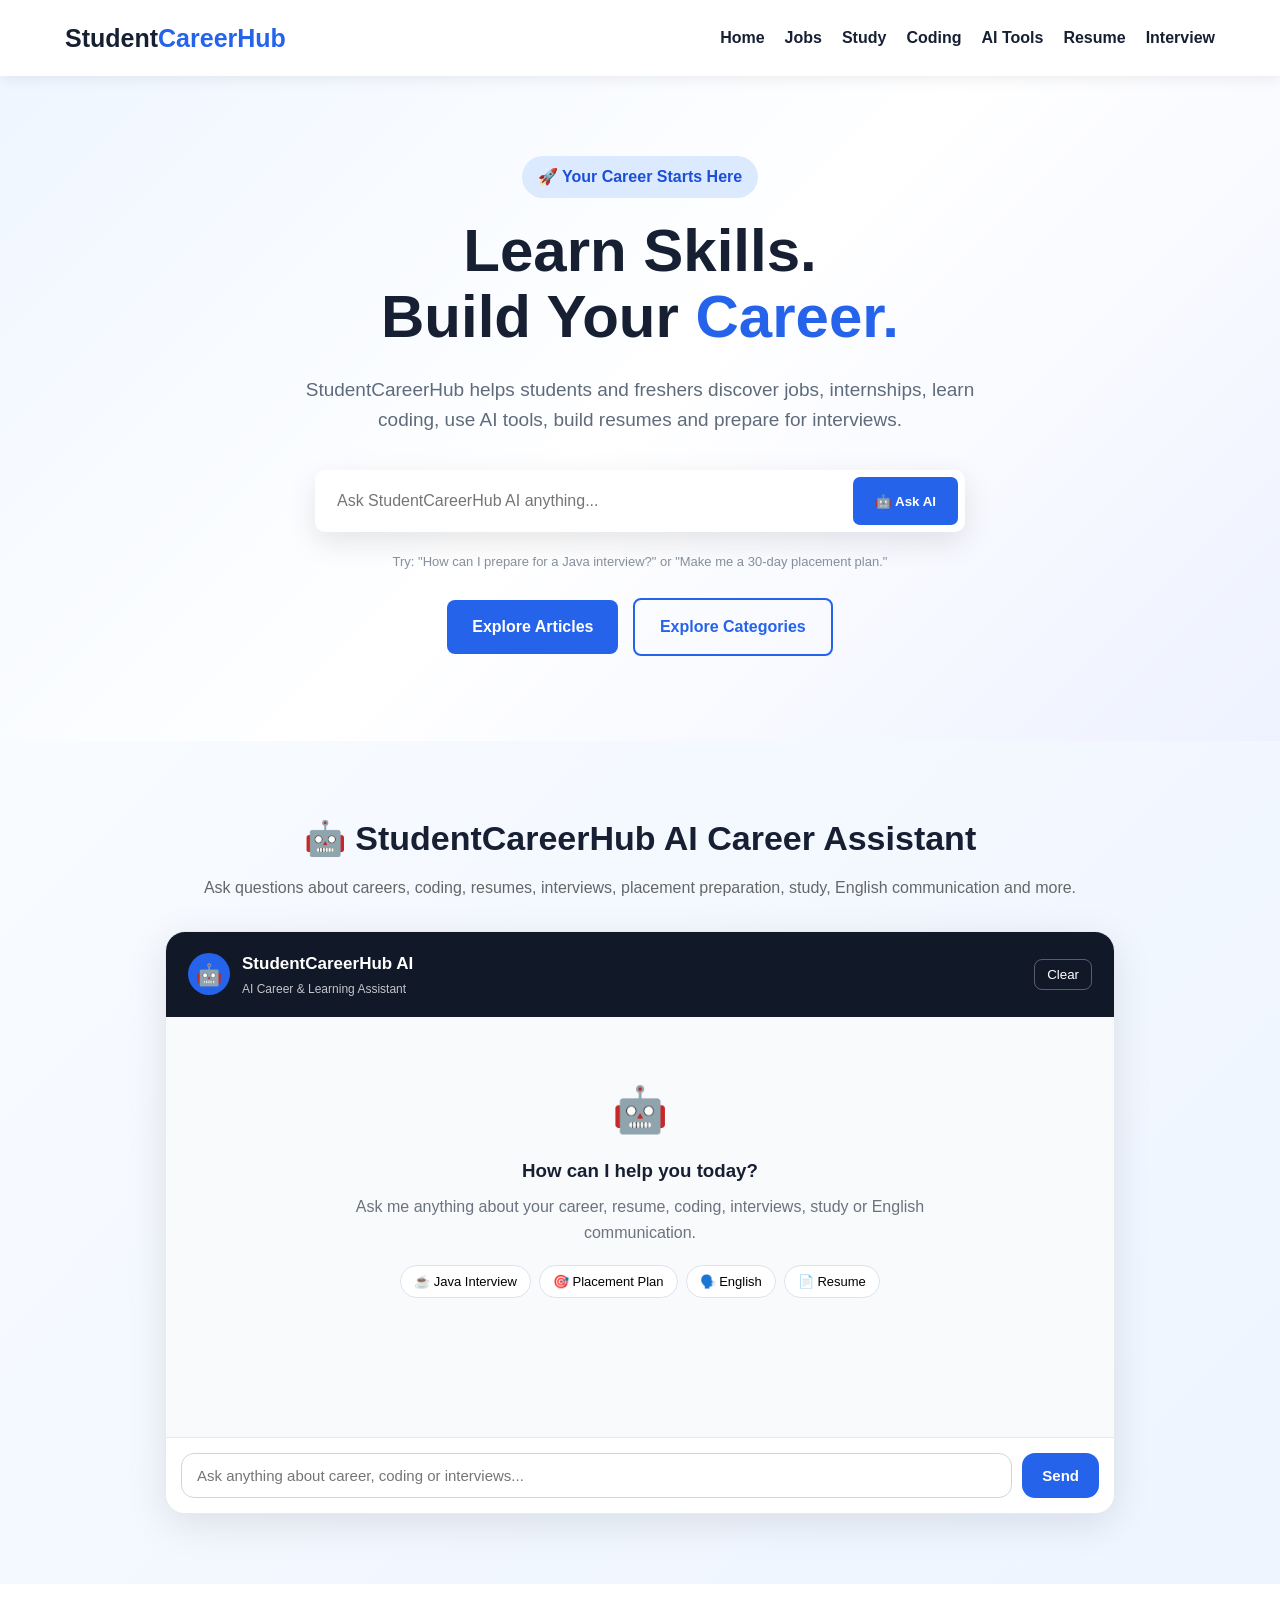
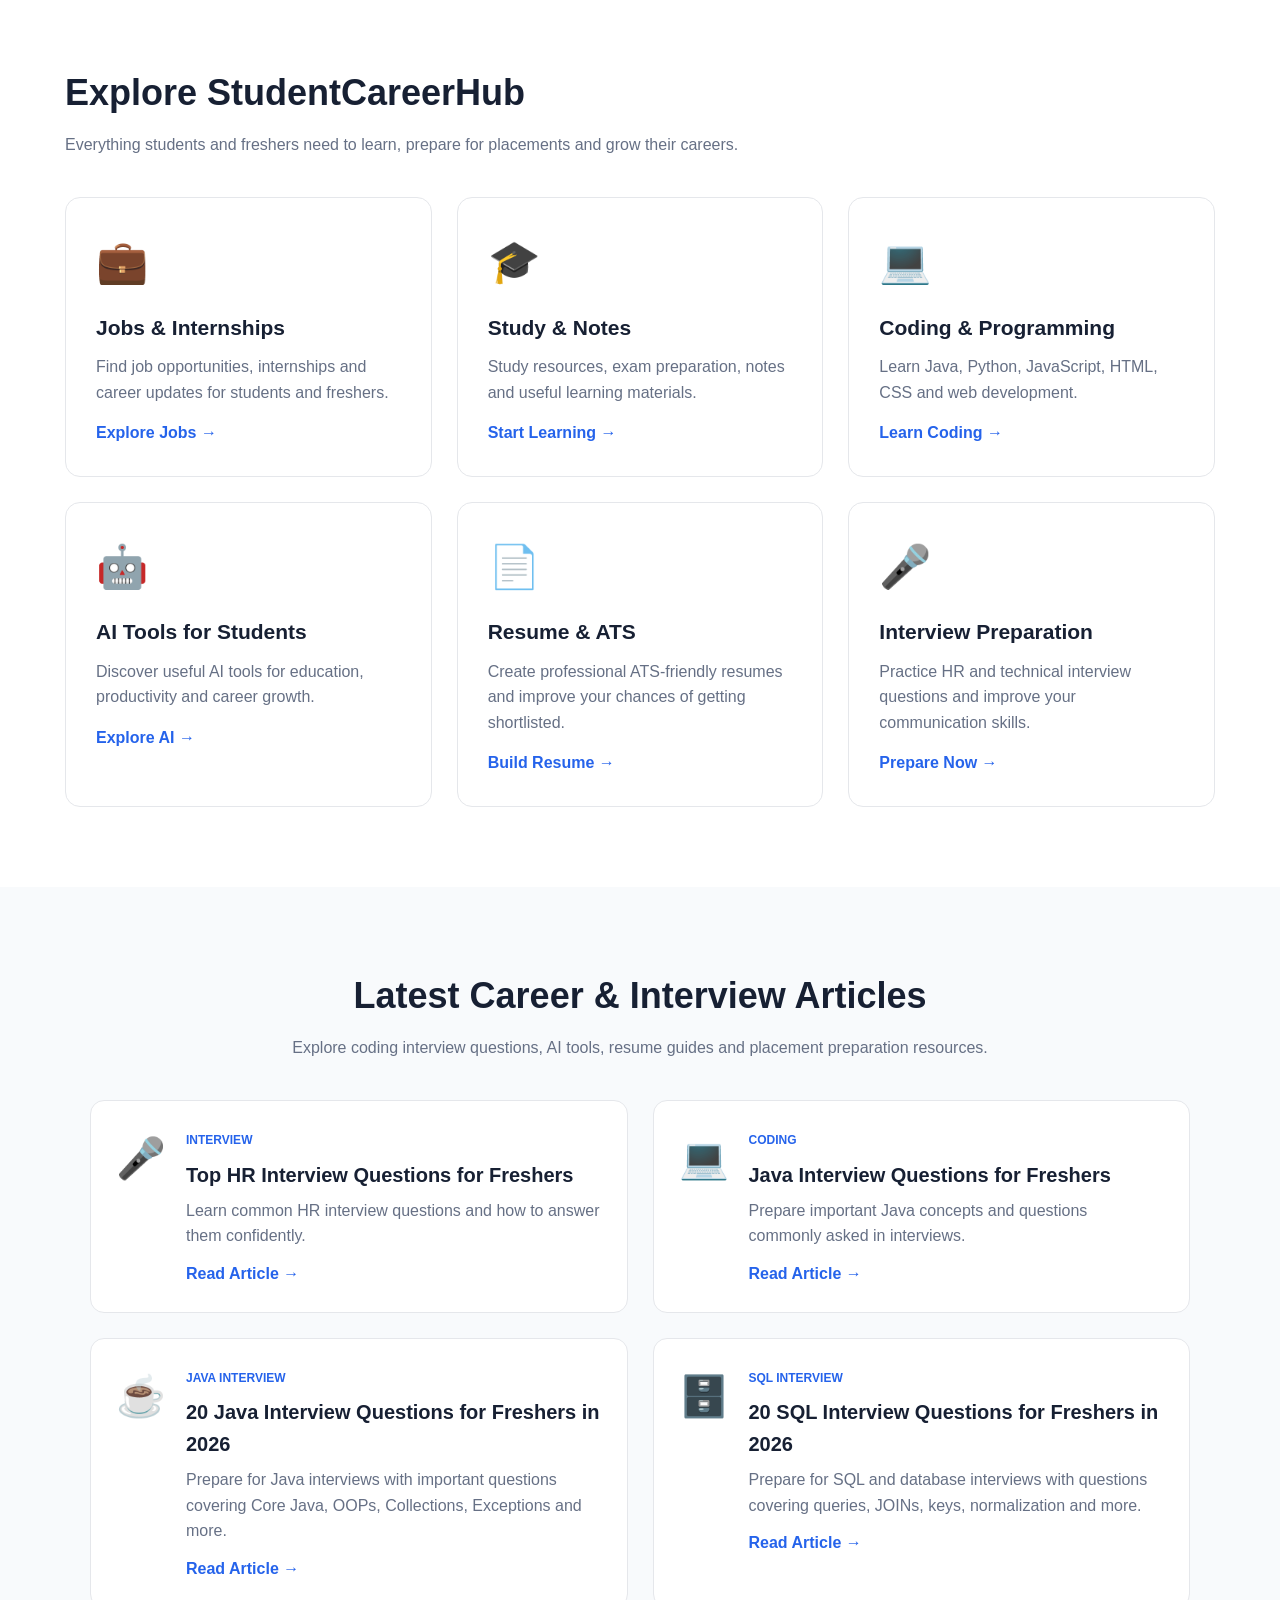
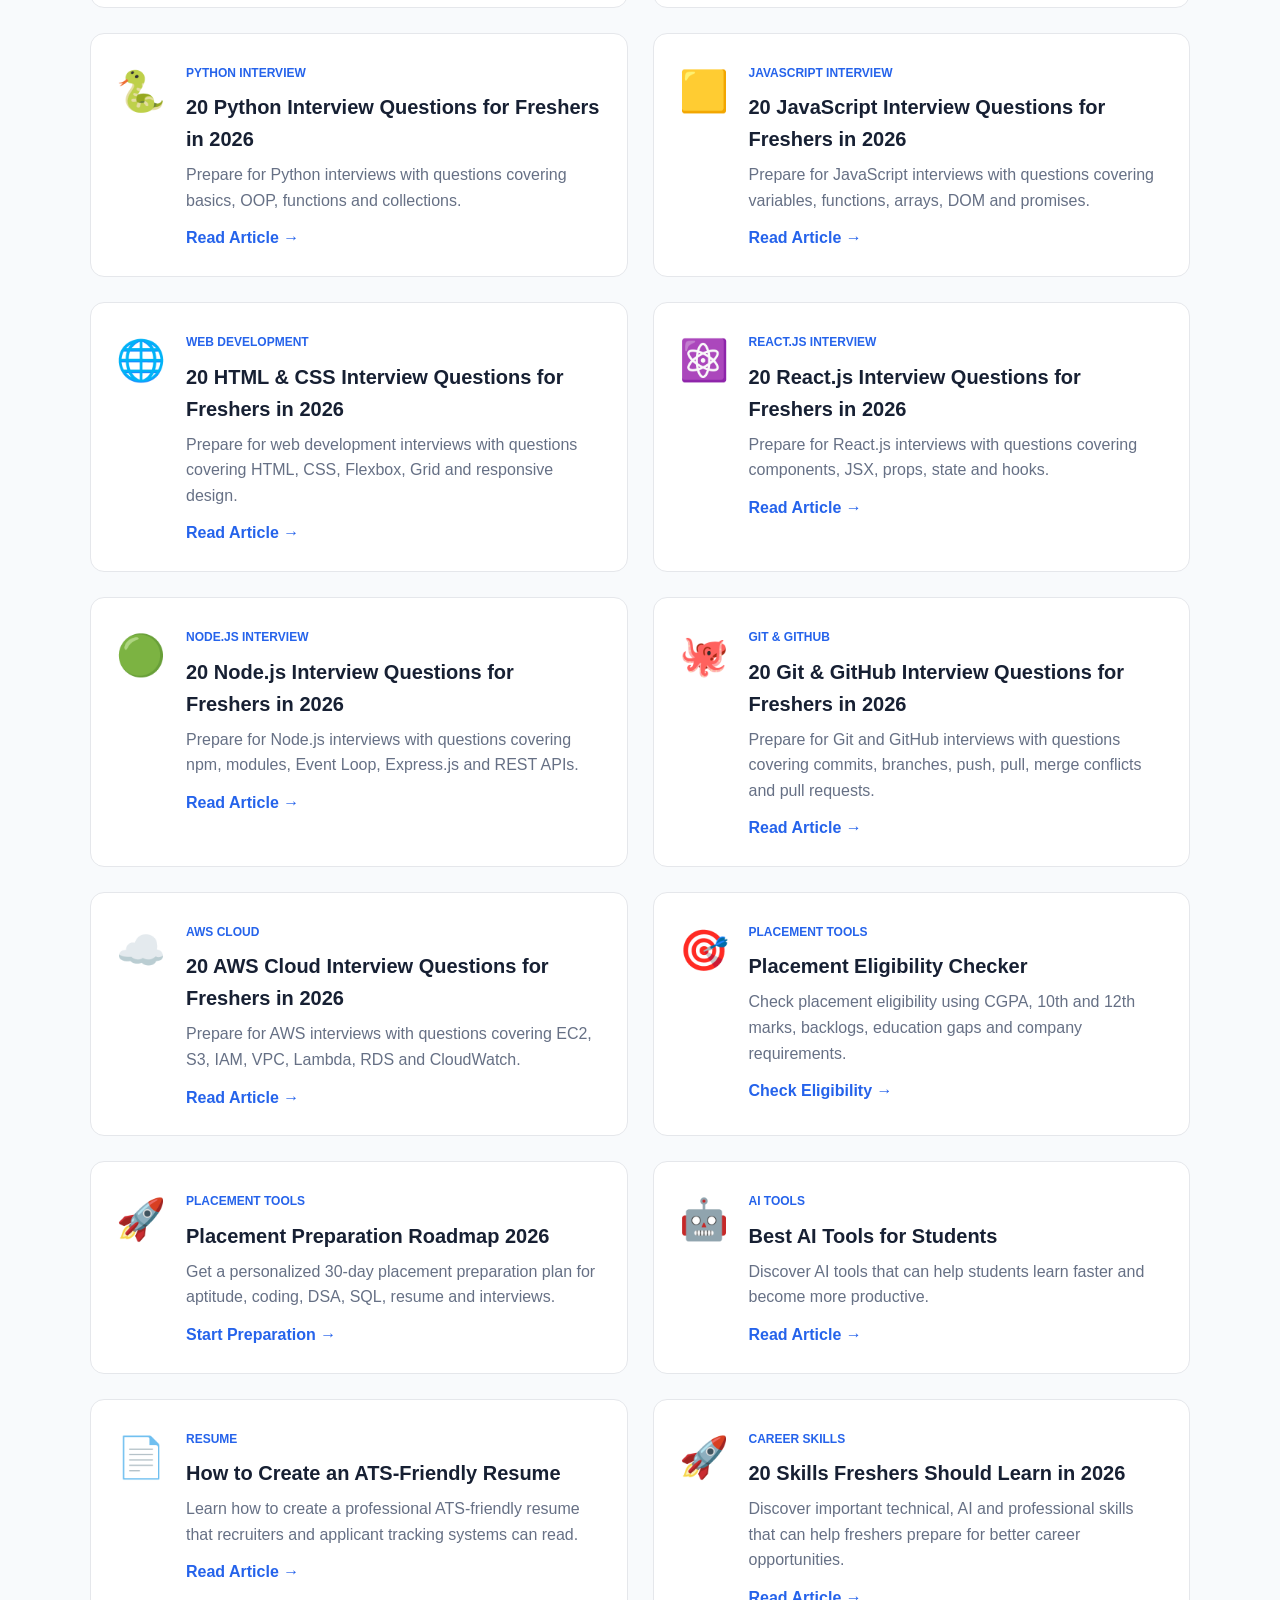
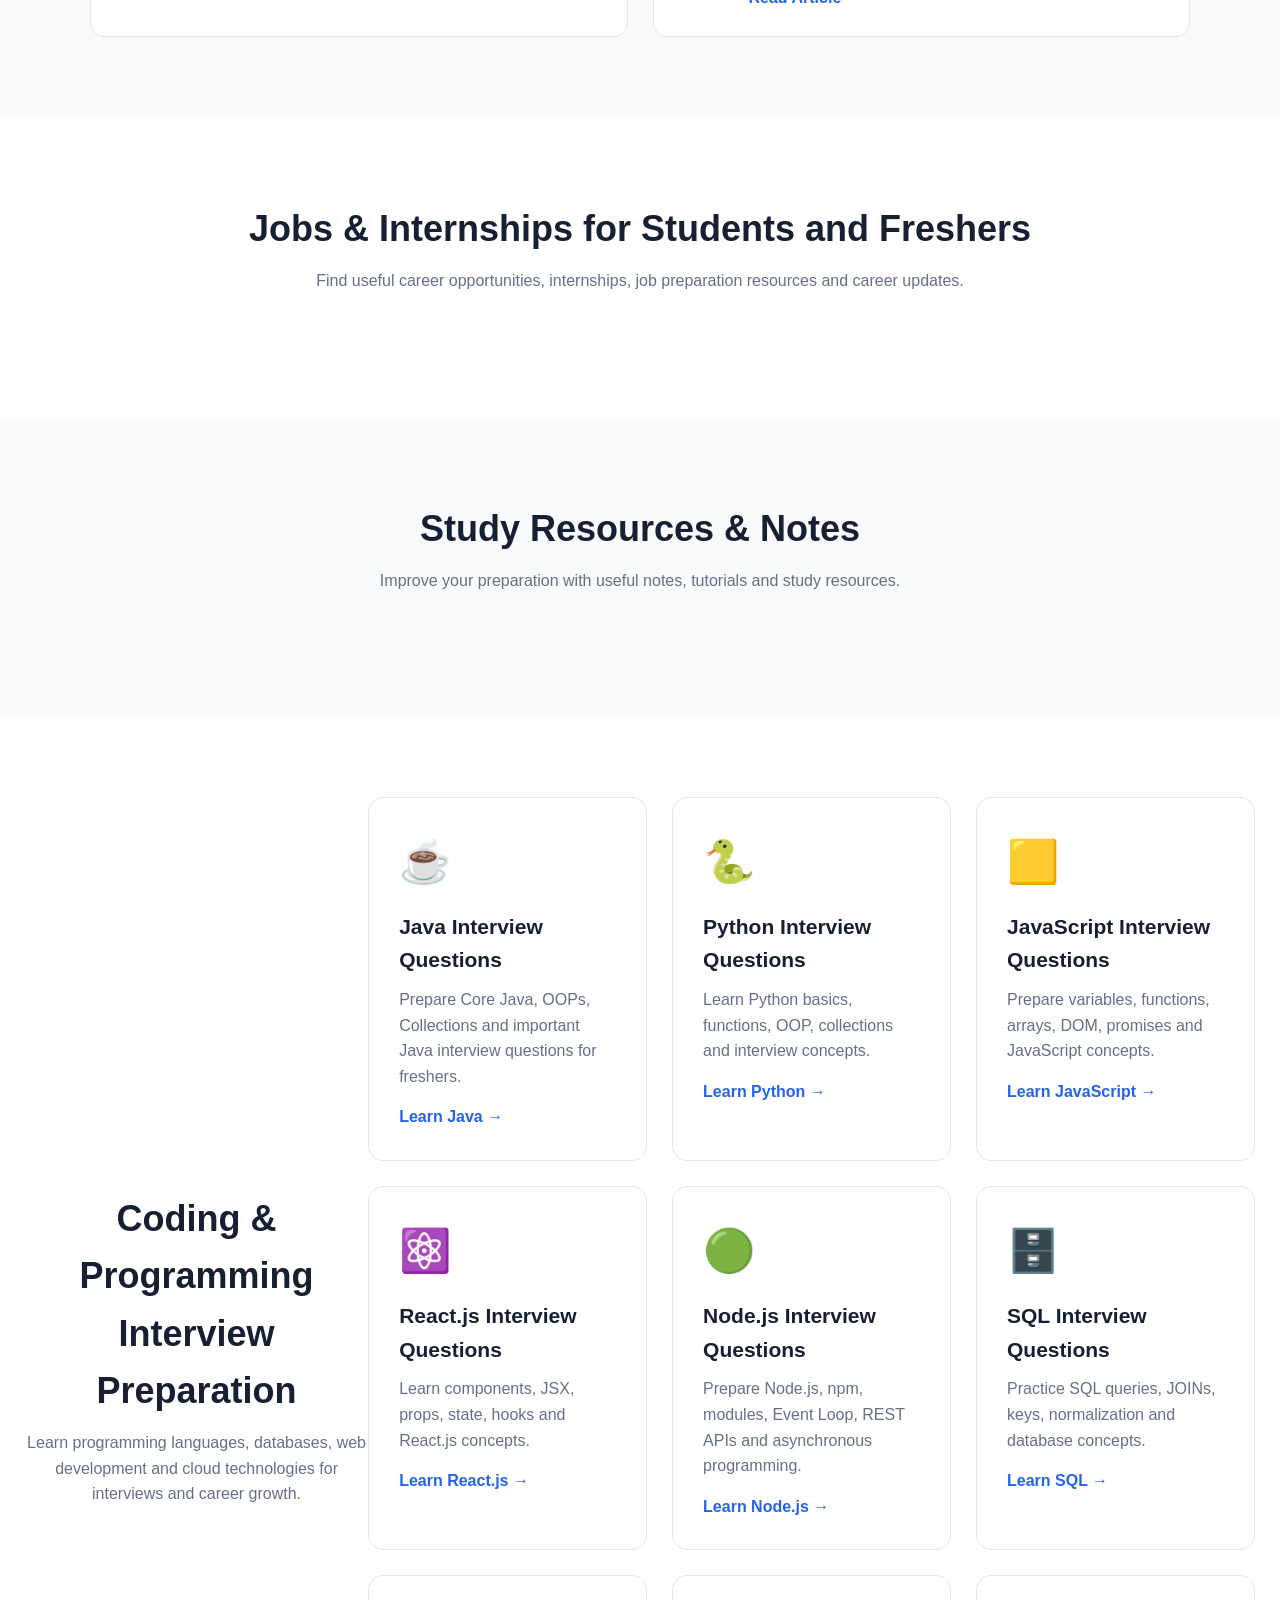
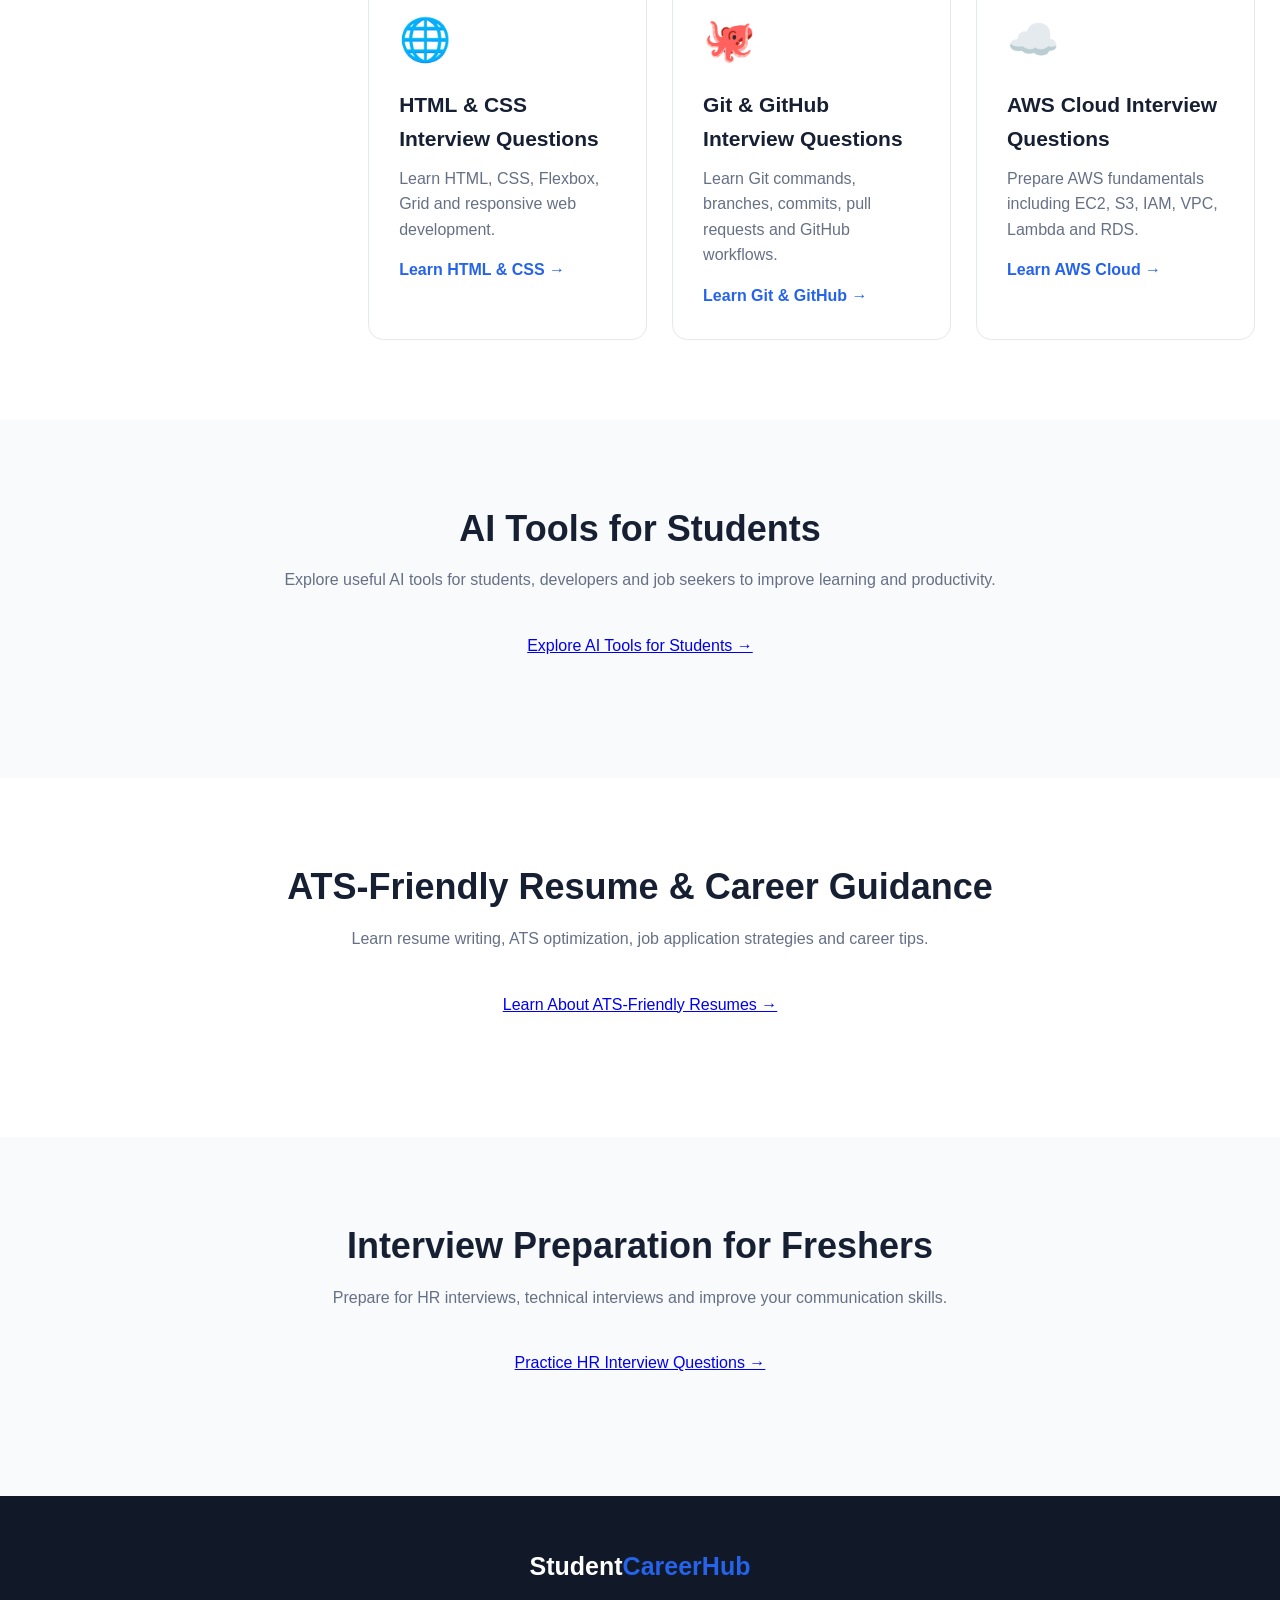
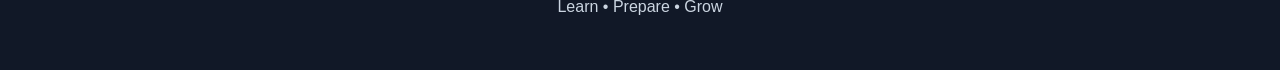
<file: index.html>
<!DOCTYPE html>
<html lang="en">
<head>
    <meta charset="UTF-8">
    <meta name="viewport" content="width=device-width, initial-scale=1.0">
    <meta name="theme-color" content="#2563eb">

    <!-- Google Search Console Verification -->
    <meta name="google-site-verification" content="4oYXq6Z_dn-Oo9JOSTXt0IVfnlADn9JGjfWMFpP42fE">

    <!-- ================= PRIMARY SEO ================= -->
    <title>StudentCareerHub – Jobs, Internships, Coding & Career Guidance</title>
    <meta name="description" content="StudentCareerHub helps students and freshers find jobs and internships, learn coding, explore AI tools, build ATS-friendly resumes and prepare for interviews in 2026.">
    <meta name="keywords" content="jobs for freshers, internships for students, coding tutorials, Java interview questions, Python interview questions, JavaScript interview questions, React.js interview questions, SQL interview questions, AI tools for students, ATS resume, interview preparation, placement preparation 2026">
    <meta name="author" content="StudentCareerHub">
    <meta name="robots" content="index, follow, max-image-preview:large, max-snippet:-1, max-video-preview:-1">
    <link rel="canonical" href="[https://dwivediayush662-lang.github.io/studentcareerhub/](https://dwivediayush662-lang.github.io/studentcareerhub/)">

    <!-- ================= OPEN GRAPH ================= -->
    <meta property="og:title" content="StudentCareerHub – Jobs, Coding & Career Guidance">
    <meta property="og:description" content="Find jobs, internships, coding resources, AI tools, resume tips, placement preparation and interview questions for students and freshers.">
    <meta property="og:type" content="website">
    <meta property="og:url" content="[https://dwivediayush662-lang.github.io/studentcareerhub/](https://dwivediayush662-lang.github.io/studentcareerhub/)">
    <meta property="og:site_name" content="StudentCareerHub">
    <meta property="og:locale" content="en_IN">

    <!-- ================= TWITTER CARD ================= -->
    <meta name="twitter:card" content="summary">
    <meta name="twitter:title" content="StudentCareerHub – Jobs, Coding & Career Guidance">
    <meta name="twitter:description" content="Jobs, internships, coding, AI tools, resumes, placements and interview preparation for students and freshers.">

    <!-- ================= STRUCTURED DATA ================= -->
    <script type="application/ld+json">
    {
      "@context": "[https://schema.org](https://schema.org)",
      "@type": "WebSite",
      "name": "StudentCareerHub",
      "alternateName": "Student Career Hub",
      "url": "[https://dwivediayush662-lang.github.io/studentcareerhub/](https://dwivediayush662-lang.github.io/studentcareerhub/)",
      "description": "StudentCareerHub provides jobs, internships, coding resources, AI tools, resume guidance, placement preparation and interview preparation for students and freshers."
    }
    </script>

    <script type="application/ld+json">
    {
      "@context": "[https://schema.org](https://schema.org)",
      "@type": "Organization",
      "name": "StudentCareerHub",
      "url": "[https://dwivediayush662-lang.github.io/studentcareerhub/](https://dwivediayush662-lang.github.io/studentcareerhub/)",
      "description": "Career and learning platform for students and freshers."
    }
    </script>

    <script type="application/ld+json">
    {
      "@context": "[https://schema.org](https://schema.org)",
      "@type": "WebPage",
      "name": "StudentCareerHub – Jobs, Internships, Coding & Career Guidance",
      "url": "[https://dwivediayush662-lang.github.io/studentcareerhub/](https://dwivediayush662-lang.github.io/studentcareerhub/)",
      "description": "StudentCareerHub helps students and freshers with jobs, internships, coding, AI tools, resumes, placement preparation and interviews.",
      "isPartOf": {
        "@type": "WebSite",
        "name": "StudentCareerHub",
        "url": "[https://dwivediayush662-lang.github.io/studentcareerhub/](https://dwivediayush662-lang.github.io/studentcareerhub/)"
      }
    }
    </script>

    <!-- CSS -->
    <link rel="stylesheet" href="style.css">

    <!-- ================= AI ASSISTANT STYLE ================= -->
    <style>
        .ai-assistant-section {
            padding: 70px 20px;
            background: linear-gradient(135deg, #f8fbff, #eef5ff);
        }

        .ai-assistant-container {
            max-width: 950px;
            margin: auto;
        }

        .ai-title {
            text-align: center;
            margin-bottom: 30px;
        }

        .ai-title h2 {
            font-size: 34px;
            margin-bottom: 10px;
        }

        .ai-title p {
            color: #666;
            font-size: 16px;
        }

        .ai-chat-box {
            background: white;
            border-radius: 20px;
            box-shadow: 0 10px 40px rgba(0,0,0,0.10);
            overflow: hidden;
            border: 1px solid #e5eaf2;
        }

        .ai-chat-header {
            padding: 18px 22px;
            background: #111827;
            color: white;
            display: flex;
            align-items: center;
            justify-content: space-between;
        }

        .ai-brand {
            display: flex;
            align-items: center;
            gap: 12px;
        }

        .ai-icon {
            width: 42px;
            height: 42px;
            border-radius: 50%;
            display: flex;
            align-items: center;
            justify-content: center;
            background: #2563eb;
            font-size: 21px;
        }

        .ai-brand h3 {
            margin: 0;
            font-size: 17px;
        }

        .ai-status {
            margin: 3px 0 0;
            font-size: 12px;
            opacity: .75;
        }

        .clear-chat {
            background: transparent;
            border: 1px solid rgba(255,255,255,.3);
            color: white;
            border-radius: 8px;
            padding: 7px 12px;
            cursor: pointer;
        }

        .clear-chat:hover {
            background: rgba(255,255,255,.1);
        }

        .ai-messages {
            height: 420px;
            overflow-y: auto;
            padding: 22px;
            background: #f9fafb;
        }

        .ai-message {
            display: flex;
            margin-bottom: 18px;
        }

        .ai-message.user {
            justify-content: flex-end;
        }

        .message-bubble {
            max-width: 78%;
            padding: 13px 16px;
            border-radius: 16px;
            line-height: 1.55;
            font-size: 15px;
            white-space: pre-wrap;
            word-wrap: break-word;
        }

        .ai-message.assistant .message-bubble {
            background: white;
            color: #1f2937;
            border: 1px solid #e5e7eb;
            border-bottom-left-radius: 5px;
        }

        .ai-message.user .message-bubble {
            background: #2563eb;
            color: white;
            border-bottom-right-radius: 5px;
        }

        .ai-welcome {
            text-align: center;
            padding: 35px 15px;
        }

        .ai-welcome-icon {
            font-size: 45px;
            margin-bottom: 10px;
        }

        .ai-welcome h3 {
            margin-bottom: 8px;
        }

        .ai-welcome p {
            color: #6b7280;
            max-width: 600px;
            margin: auto;
        }

        .ai-suggestions {
            display: flex;
            gap: 8px;
            flex-wrap: wrap;
            justify-content: center;
            margin-top: 20px;
        }

        .ai-suggestion {
            background: white;
            border: 1px solid #dbe3ef;
            border-radius: 20px;
            padding: 8px 13px;
            cursor: pointer;
            font-size: 13px;
        }

        .ai-suggestion:hover {
            border-color: #2563eb;
            color: #2563eb;
        }

        .ai-input-area {
            padding: 15px;
            background: white;
            border-top: 1px solid #e5e7eb;
        }

        .ai-input-form {
            display: flex;
            gap: 10px;
        }

        #aiInput {
            flex: 1;
            border: 1px solid #d1d5db;
            border-radius: 13px;
            padding: 13px 15px;
            font-size: 15px;
            outline: none;
            resize: none;
            font-family: inherit;
        }

        #aiInput:focus {
            border-color: #2563eb;
        }

        #aiSendButton {
            border: none;
            border-radius: 13px;
            padding: 0 20px;
            background: #2563eb;
            color: white;
            cursor: pointer;
            font-size: 15px;
            font-weight: 600;
        }

        #aiSendButton:hover {
            background: #1d4ed8;
        }

        #aiSendButton:disabled {
            opacity: .6;
            cursor: not-allowed;
        }

        .typing {
            display: inline-flex;
            gap: 4px;
            align-items: center;
        }

        .typing span {
            width: 7px;
            height: 7px;
            background: #777;
            border-radius: 50%;
            animation: typingAnimation 1.2s infinite;
        }

        .typing span:nth-child(2) {
            animation-delay: .2s;
        }

        .typing span:nth-child(3) {
            animation-delay: .4s;
        }

        @keyframes typingAnimation {
            0%, 60%, 100% {
                transform: translateY(0);
                opacity: .5;
            }
            30% {
                transform: translateY(-5px);
                opacity: 1;
            }
        }

        .ai-error {
            color: #b91c1c;
            background: #fee2e2;
            border: 1px solid #fecaca;
        }

        @media (max-width: 600px) {
            .ai-assistant-section {
                padding: 45px 12px;
            }
            .ai-title h2 {
                font-size: 27px;
            }
            .ai-messages {
                height: 400px;
                padding: 15px;
            }
            .message-bubble {
                max-width: 88%;
                font-size: 14px;
            }
            .ai-input-form {
                gap: 7px;
            }
            #aiSendButton {
                padding: 0 14px;
            }
            .clear-chat {
                font-size: 11px;
                padding: 6px 8px;
            }
        }
    </style>
</head>

<body>

    <!-- ================= NAVBAR ================= -->
    <header>
        <nav class="navbar" aria-label="Main navigation">
            <div class="logo">
                Student<span>CareerHub</span>
            </div>
            <ul class="nav-links">
                <li><a href="#home">Home</a></li>
                <li><a href="#jobs">Jobs</a></li>
                <li><a href="#study">Study</a></li>
                <li><a href="#coding">Coding</a></li>
                <li><a href="#ai">AI Tools</a></li>
                <li><a href="#resume">Resume</a></li>
                <li><a href="#interview">Interview</a></li>
            </ul>
        </nav>
    </header>

    <!-- ================= MAIN CONTENT ================= -->
    <main>

        <!-- HERO SECTION -->
        <section id="home" class="hero">
            <div class="hero-content">
                <div class="badge">
                    🚀 Your Career Starts Here
                </div>
                <h1>
                    Learn Skills.<br>
                    Build Your <span>Career.</span>
                </h1>
                <p>
                    StudentCareerHub helps students and freshers discover
                    jobs, internships, learn coding, use AI tools,
                    build resumes and prepare for interviews.
                </p>

                <!-- SEARCH / AI -->
                <div class="search-box">
                    <input
                        type="text"
                        id="searchInput"
                        placeholder="Ask StudentCareerHub AI anything..."
                        autocomplete="off"
                        aria-label="Ask StudentCareerHub AI"
                    >
                    <button
                        type="button"
                        onclick="searchContent()">
                        🤖 Ask AI
                    </button>
                </div>

                <p style="font-size:13px; margin-top:10px; opacity:.75;">
                    Try: "How can I prepare for a Java interview?" or
                    "Make me a 30-day placement plan."
                </p>

                <div class="hero-buttons">
                    <a href="#latest" class="btn primary">
                        Explore Articles
                    </a>
                    <a href="#categories" class="btn secondary">
                        Explore Categories
                    </a>
                </div>
            </div>
        </section>

        <!-- AI ASSISTANT SECTION -->
        <section id="studentcareerhub-ai" class="ai-assistant-section" aria-labelledby="ai-heading">
            <div class="ai-assistant-container">
                <div class="ai-title">
                    <h2 id="ai-heading">
                        🤖 StudentCareerHub AI Career Assistant
                    </h2>
                    <p>
                        Ask questions about careers, coding, resumes,
                        interviews, placement preparation, study,
                        English communication and more.
                    </p>
                </div>

                <div class="ai-chat-box">
                    <div class="ai-chat-header">
                        <div class="ai-brand">
                            <div class="ai-icon">
                                🤖
                            </div>
                            <div>
                                <h3>StudentCareerHub AI</h3>
                                <p class="ai-status">
                                    AI Career & Learning Assistant
                                </p>
                            </div>
                        </div>
                        <button
                            type="button"
                            class="clear-chat"
                            onclick="clearChat()">
                            Clear
                        </button>
                    </div>

                    <div id="aiMessages" class="ai-messages" aria-live="polite">
                        <div class="ai-welcome">
                            <div class="ai-welcome-icon">
                                🤖
                            </div>
                            <h3>
                                How can I help you today?
                            </h3>
                            <p>
                                Ask me anything about your career, resume,
                                coding, interviews, study or English communication.
                            </p>
                            <div class="ai-suggestions">
                                <button
                                    type="button"
                                    class="ai-suggestion"
                                    onclick="useSuggestion('How should I prepare for a Java interview?')">
                                    ☕ Java Interview
                                </button>
                                <button
                                    type="button"
                                    class="ai-suggestion"
                                    onclick="useSuggestion('Create a 30-day placement preparation plan for me.')">
                                    🎯 Placement Plan
                                </button>
                                <button
                                    type="button"
                                    class="ai-suggestion"
                                    onclick="useSuggestion('How can I improve my English communication for interviews?')">
                                    🗣️ English
                                </button>
                                <button
                                    type="button"
                                    class="ai-suggestion"
                                    onclick="useSuggestion('How can I make my resume ATS friendly?')">
                                    📄 Resume
                                </button>
                            </div>
                        </div>
                    </div>

                    <div class="ai-input-area">
                        <form class="ai-input-form" onsubmit="sendAIMessage(event)">
                            <input
                                type="text"
                                id="aiInput"
                                placeholder="Ask anything about career, coding or interviews..."
                                autocomplete="off"
                                maxlength="12000"
                                aria-label="Ask StudentCareerHub AI"
                            >
                            <button type="submit" id="aiSendButton">
                                Send
                            </button>
                        </form>
                    </div>
                </div>
            </div>
        </section>

        <!-- CATEGORIES SECTION -->
        <section id="categories" class="categories">
            <h2>Explore StudentCareerHub</h2>
            <p class="section-description">
                Everything students and freshers need to learn,
                prepare for placements and grow their careers.
            </p>

            <div class="category-grid">
                <div class="category-card">
                    <div class="icon">💼</div>
                    <h3>Jobs & Internships</h3>
                    <p>
                        Find job opportunities, internships and
                        career updates for students and freshers.
                    </p>
                    <a href="#jobs">Explore Jobs →</a>
                </div>

                <div class="category-card">
                    <div class="icon">🎓</div>
                    <h3>Study & Notes</h3>
                    <p>
                        Study resources, exam preparation,
                        notes and useful learning materials.
                    </p>
                    <a href="#study">Start Learning →</a>
                </div>

                <div class="category-card">
                    <div class="icon">💻</div>
                    <h3>Coding & Programming</h3>
                    <p>
                        Learn Java, Python, JavaScript,
                        HTML, CSS and web development.
                    </p>
                    <a href="#coding">Learn Coding →</a>
                </div>

                <div class="category-card">
                    <div class="icon">🤖</div>
                    <h3>AI Tools for Students</h3>
                    <p>
                        Discover useful AI tools for education,
                        productivity and career growth.
                    </p>
                    <a href="#ai">Explore AI →</a>
                </div>

                <div class="category-card">
                    <div class="icon">📄</div>
                    <h3>Resume & ATS</h3>
                    <p>
                        Create professional ATS-friendly resumes
                        and improve your chances of getting shortlisted.
                    </p>
                    <a href="#resume">Build Resume →</a>
                </div>

                <div class="category-card">
                    <div class="icon">🎤</div>
                    <h3>Interview Preparation</h3>
                    <p>
                        Practice HR and technical interview questions
                        and improve your communication skills.
                    </p>
                    <a href="#interview">Prepare Now →</a>
                </div>
            </div>
        </section>

        <!-- LATEST ARTICLES SECTION -->
        <section id="latest" class="latest">
            <div class="section-heading">
                <h2>Latest Career & Interview Articles</h2>
                <p>
                    Explore coding interview questions, AI tools,
                    resume guides and placement preparation resources.
                </p>
            </div>

            <div class="article-grid">
                <article class="article-card">
                    <div class="article-icon">🎤</div>
                    <div class="article-content">
                        <span>INTERVIEW</span>
                        <h3>Top HR Interview Questions for Freshers</h3>
                        <p>Learn common HR interview questions and how to answer them confidently.</p>
                        <a href="hr-interview-questions.html" aria-label="Read HR Interview Questions for Freshers">Read Article →</a>
                    </div>
                </article>

                <article class="article-card">
                    <div class="article-icon">💻</div>
                    <div class="article-content">
                        <span>CODING</span>
                        <h3>Java Interview Questions for Freshers</h3>
                        <p>Prepare important Java concepts and questions commonly asked in interviews.</p>
                        <a href="java-interview-questions.html" aria-label="Read Java Interview Questions for Freshers">Read Article →</a>
                    </div>
                </article>

                <article class="article-card">
                    <div class="article-icon">☕</div>
                    <div class="article-content">
                        <span>JAVA INTERVIEW</span>
                        <h3>20 Java Interview Questions for Freshers in 2026</h3>
                        <p>Prepare for Java interviews with important questions covering Core Java, OOPs, Collections, Exceptions and more.</p>
                        <a href="java-interview-questions-2026.html">Read Article →</a>
                    </div>
                </article>

                <article class="article-card">
                    <div class="article-icon">🗄️</div>
                    <div class="article-content">
                        <span>SQL INTERVIEW</span>
                        <h3>20 SQL Interview Questions for Freshers in 2026</h3>
                        <p>Prepare for SQL and database interviews with questions covering queries, JOINs, keys, normalization and more.</p>
                        <a href="sql-interview-questions-2026.html">Read Article →</a>
                    </div>
                </article>

                <article class="article-card">
                    <div class="article-icon">🐍</div>
                    <div class="article-content">
                        <span>PYTHON INTERVIEW</span>
                        <h3>20 Python Interview Questions for Freshers in 2026</h3>
                        <p>Prepare for Python interviews with questions covering basics, OOP, functions and collections.</p>
                        <a href="python-interview-questions-2026.html">Read Article →</a>
                    </div>
                </article>

                <article class="article-card">
                    <div class="article-icon">🟨</div>
                    <div class="article-content">
                        <span>JAVASCRIPT INTERVIEW</span>
                        <h3>20 JavaScript Interview Questions for Freshers in 2026</h3>
                        <p>Prepare for JavaScript interviews with questions covering variables, functions, arrays, DOM and promises.</p>
                        <a href="javascript-interview-questions-2026.html">Read Article →</a>
                    </div>
                </article>

                <article class="article-card">
                    <div class="article-icon">🌐</div>
                    <div class="article-content">
                        <span>WEB DEVELOPMENT</span>
                        <h3>20 HTML & CSS Interview Questions for Freshers in 2026</h3>
                        <p>Prepare for web development interviews with questions covering HTML, CSS, Flexbox, Grid and responsive design.</p>
                        <a href="html-css-interview-questions-2026.html">Read Article →</a>
                    </div>
                </article>

                <article class="article-card">
                    <div class="article-icon">⚛️</div>
                    <div class="article-content">
                        <span>REACT.JS INTERVIEW</span>
                        <h3>20 React.js Interview Questions for Freshers in 2026</h3>
                        <p>Prepare for React.js interviews with questions covering components, JSX, props, state and hooks.</p>
                        <a href="reactjs-interview-questions-2026.html">Read Article →</a>
                    </div>
                </article>

                <article class="article-card">
                    <div class="article-icon">🟢</div>
                    <div class="article-content">
                        <span>NODE.JS INTERVIEW</span>
                        <h3>20 Node.js Interview Questions for Freshers in 2026</h3>
                        <p>Prepare for Node.js interviews with questions covering npm, modules, Event Loop, Express.js and REST APIs.</p>
                        <a href="nodejs-interview-questions-2026.html">Read Article →</a>
                    </div>
                </article>

                <article class="article-card">
                    <div class="article-icon">🐙</div>
                    <div class="article-content">
                        <span>GIT & GITHUB</span>
                        <h3>20 Git & GitHub Interview Questions for Freshers in 2026</h3>
                        <p>Prepare for Git and GitHub interviews with questions covering commits, branches, push, pull, merge conflicts and pull requests.</p>
                        <a href="git-github-interview-questions-2026.html">Read Article →</a>
                    </div>
                </article>

                <article class="article-card">
                    <div class="article-icon">☁️</div>
                    <div class="article-content">
                        <span>AWS CLOUD</span>
                        <h3>20 AWS Cloud Interview Questions for Freshers in 2026</h3>
                        <p>Prepare for AWS interviews with questions covering EC2, S3, IAM, VPC, Lambda, RDS and CloudWatch.</p>
                        <a href="aws-cloud-interview-questions-2026.html">Read Article →</a>
                    </div>
                </article>

                <article class="article-card">
                    <div class="article-icon">🎯</div>
                    <div class="article-content">
                        <span>PLACEMENT TOOLS</span>
                        <h3>Placement Eligibility Checker</h3>
                        <p>Check placement eligibility using CGPA, 10th and 12th marks, backlogs, education gaps and company requirements.</p>
                        <a href="placement-eligibility-checker.html">Check Eligibility →</a>
                    </div>
                </article>

                <article class="article-card">
                    <div class="article-icon">🚀</div>
                    <div class="article-content">
                        <span>PLACEMENT TOOLS</span>
                        <h3>Placement Preparation Roadmap 2026</h3>
                        <p>Get a personalized 30-day placement preparation plan for aptitude, coding, DSA, SQL, resume and interviews.</p>
                        <a href="placement-preparation-roadmap.html">Start Preparation →</a>
                    </div>
                </article>

                <article class="article-card">
                    <div class="article-icon">🤖</div>
                    <div class="article-content">
                        <span>AI TOOLS</span>
                        <h3>Best AI Tools for Students</h3>
                        <p>Discover AI tools that can help students learn faster and become more productive.</p>
                        <a href="ai-tools-for-students.html">Read Article →</a>
                    </div>
                </article>

                <article class="article-card">
                    <div class="article-icon">📄</div>
                    <div class="article-content">
                        <span>RESUME</span>
                        <h3>How to Create an ATS-Friendly Resume</h3>
                        <p>Learn how to create a professional ATS-friendly resume that recruiters and applicant tracking systems can read.</p>
                        <a href="ats-friendly-resume.html">Read Article →</a>
                    </div>
                </article>

                <article class="article-card">
                    <div class="article-icon">🚀</div>
                    <div class="article-content">
                        <span>CAREER SKILLS</span>
                        <h3>20 Skills Freshers Should Learn in 2026</h3>
                        <p>Discover important technical, AI and professional skills that can help freshers prepare for better career opportunities.</p>
                        <a href="skills-for-freshers-2026.html">Read Article →</a>
                    </div>
                </article>
            </div>
        </section>

        <!-- JOBS SECTION -->
        <section id="jobs" class="content-section">
            <div class="section-heading">
                <h2>Jobs & Internships for Students and Freshers</h2>
                <p>Find useful career opportunities, internships, job preparation resources and career updates.</p>
            </div>
        </section>

        <!-- STUDY SECTION -->
        <section id="study" class="content-section light">
            <div class="section-heading">
                <h2>Study Resources & Notes</h2>
                <p>Improve your preparation with useful notes, tutorials and study resources.</p>
            </div>
        </section>

        <!-- CODING SECTION -->
        <section id="coding" class="content-section">
            <div class="section-heading">
                <h2>Coding & Programming Interview Preparation</h2>
                <p>Learn programming languages, databases, web development and cloud technologies for interviews and career growth.</p>
            </div>

            <div class="category-grid">
                <div class="category-card">
                    <div class="icon">☕</div>
                    <h3>Java Interview Questions</h3>
                    <p>Prepare Core Java, OOPs, Collections and important Java interview questions for freshers.</p>
                    <a href="java-interview-questions-2026.html">Learn Java →</a>
                </div>

                <div class="category-card">
                    <div class="icon">🐍</div>
                    <h3>Python Interview Questions</h3>
                    <p>Learn Python basics, functions, OOP, collections and interview concepts.</p>
                    <a href="python-interview-questions-2026.html">Learn Python →</a>
                </div>

                <div class="category-card">
                    <div class="icon">🟨</div>
                    <h3>JavaScript Interview Questions</h3>
                    <p>Prepare variables, functions, arrays, DOM, promises and JavaScript concepts.</p>
                    <a href="javascript-interview-questions-2026.html">Learn JavaScript →</a>
                </div>

                <div class="category-card">
                    <div class="icon">⚛️</div>
                    <h3>React.js Interview Questions</h3>
                    <p>Learn components, JSX, props, state, hooks and React.js concepts.</p>
                    <a href="reactjs-interview-questions-2026.html">Learn React.js →</a>
                </div>

                <div class="category-card">
                    <div class="icon">🟢</div>
                    <h3>Node.js Interview Questions</h3>
                    <p>Prepare Node.js, npm, modules, Event Loop, REST APIs and asynchronous programming.</p>
                    <a href="nodejs-interview-questions-2026.html">Learn Node.js →</a>
                </div>

                <div class="category-card">
                    <div class="icon">🗄️</div>
                    <h3>SQL Interview Questions</h3>
                    <p>Practice SQL queries, JOINs, keys, normalization and database concepts.</p>
                    <a href="sql-interview-questions-2026.html">Learn SQL →</a>
                </div>

                <div class="category-card">
                    <div class="icon">🌐</div>
                    <h3>HTML & CSS Interview Questions</h3>
                    <p>Learn HTML, CSS, Flexbox, Grid and responsive web development.</p>
                    <a href="html-css-interview-questions-2026.html">Learn HTML & CSS →</a>
                </div>

                <div class="category-card">
                    <div class="icon">🐙</div>
                    <h3>Git & GitHub Interview Questions</h3>
                    <p>Learn Git commands, branches, commits, pull requests and GitHub workflows.</p>
                    <a href="git-github-interview-questions-2026.html">Learn Git & GitHub →</a>
                </div>

                <div class="category-card">
                    <div class="icon">☁️</div>
                    <h3>AWS Cloud Interview Questions</h3>
                    <p>Prepare AWS fundamentals including EC2, S3, IAM, VPC, Lambda and RDS.</p>
                    <a href="aws-cloud-interview-questions-2026.html">Learn AWS Cloud →</a>
                </div>
            </div>
        </section>

        <!-- AI SECTION -->
        <section id="ai" class="content-section light">
            <div class="section-heading">
                <h2>AI Tools for Students</h2>
                <p>Explore useful AI tools for students, developers and job seekers to improve learning and productivity.</p>
                <p>
                    <a href="ai-tools-for-students.html">Explore AI Tools for Students →</a>
                </p>
            </div>
        </section>

        <!-- RESUME SECTION -->
        <section id="resume" class="content-section">
            <div class="section-heading">
                <h2>ATS-Friendly Resume & Career Guidance</h2>
                <p>Learn resume writing, ATS optimization, job application strategies and career tips.</p>
                <p>
                    <a href="ats-friendly-resume.html">Learn About ATS-Friendly Resumes →</a>
                </p>
            </div>
        </section>

        <!-- INTERVIEW SECTION -->
        <section id="interview" class="content-section light">
            <div class="section-heading">
                <h2>Interview Preparation for Freshers</h2>
                <p>Prepare for HR interviews, technical interviews and improve your communication skills.</p>
                <p>
                    <a href="hr-interview-questions.html">Practice HR Interview Questions →</a>
                </p>
            </div>
        </section>

    </main>

    <!-- ================= FOOTER ================= -->
    <footer>
        <div class="footer-logo">
            Student<span>CareerHub</span>
        </div>
        <p>Learn • Prepare • Grow</p>
    </footer>

</body>
</html>
</file>
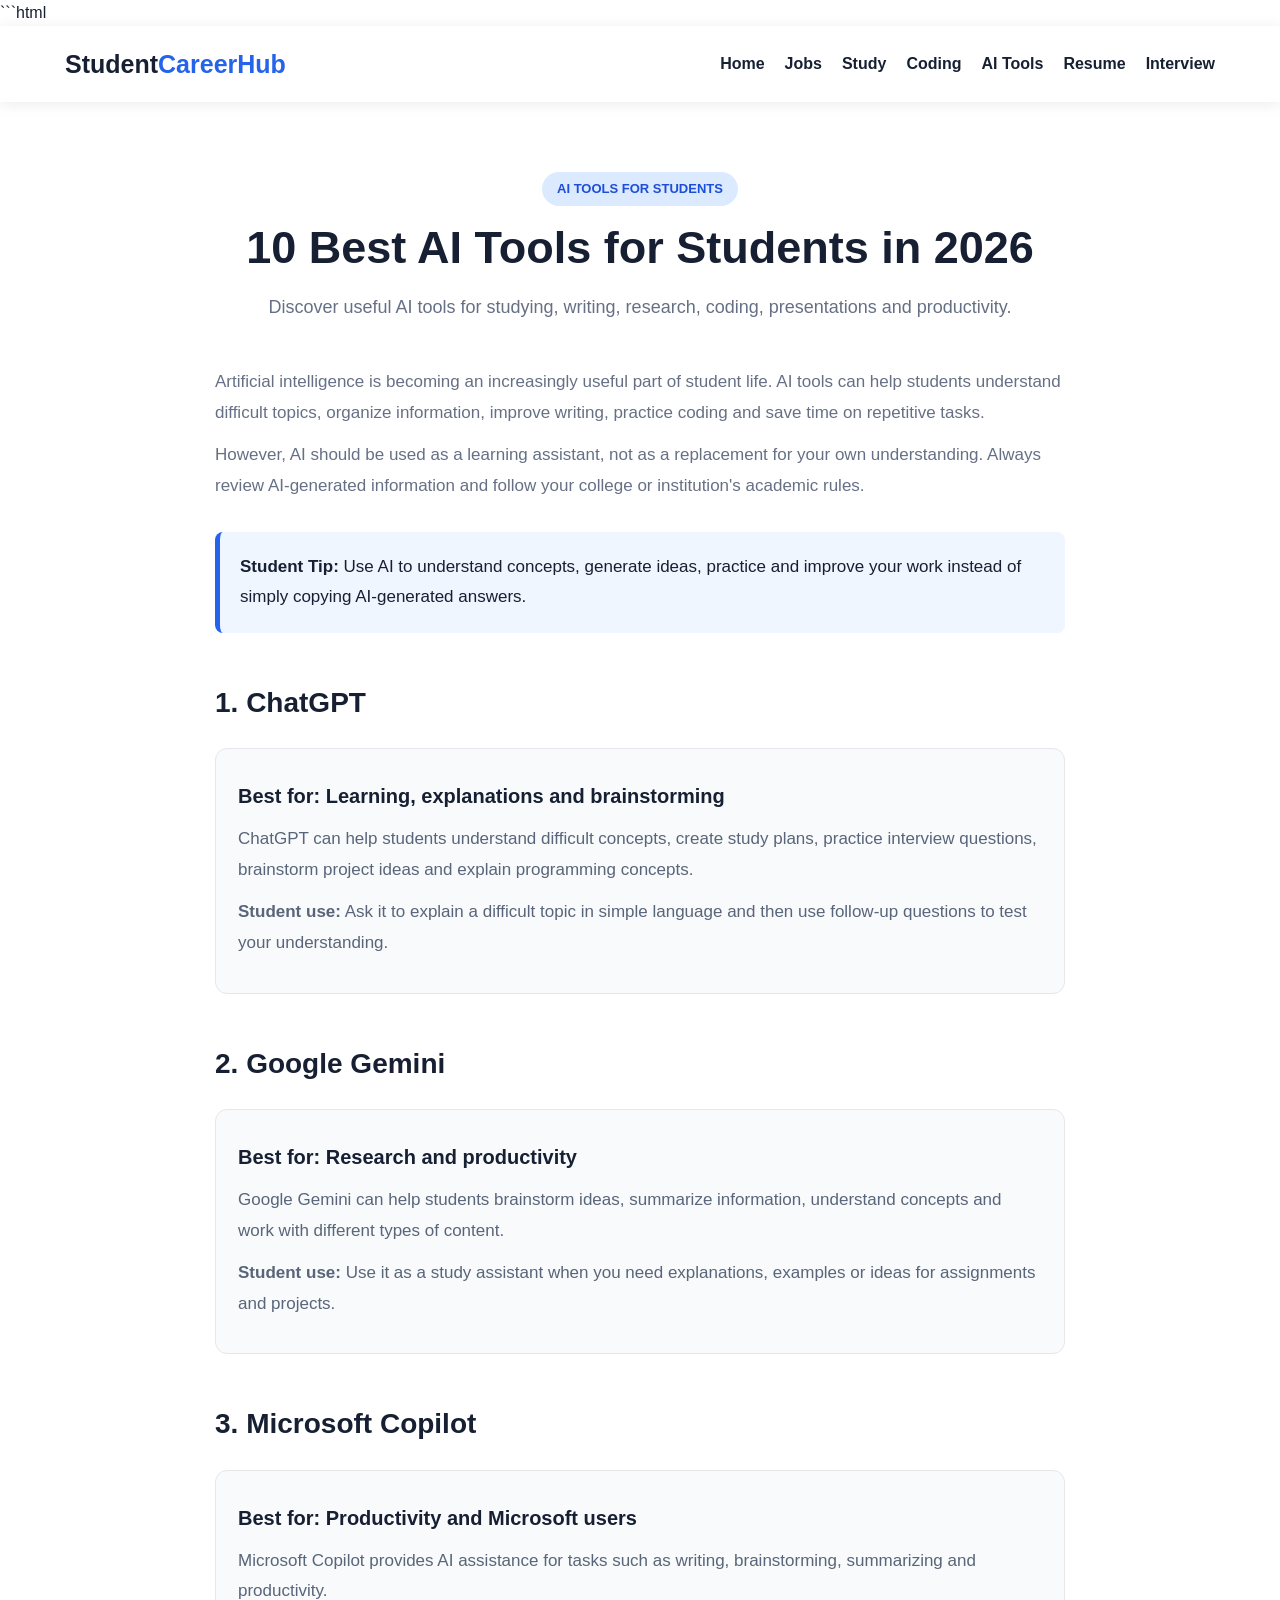
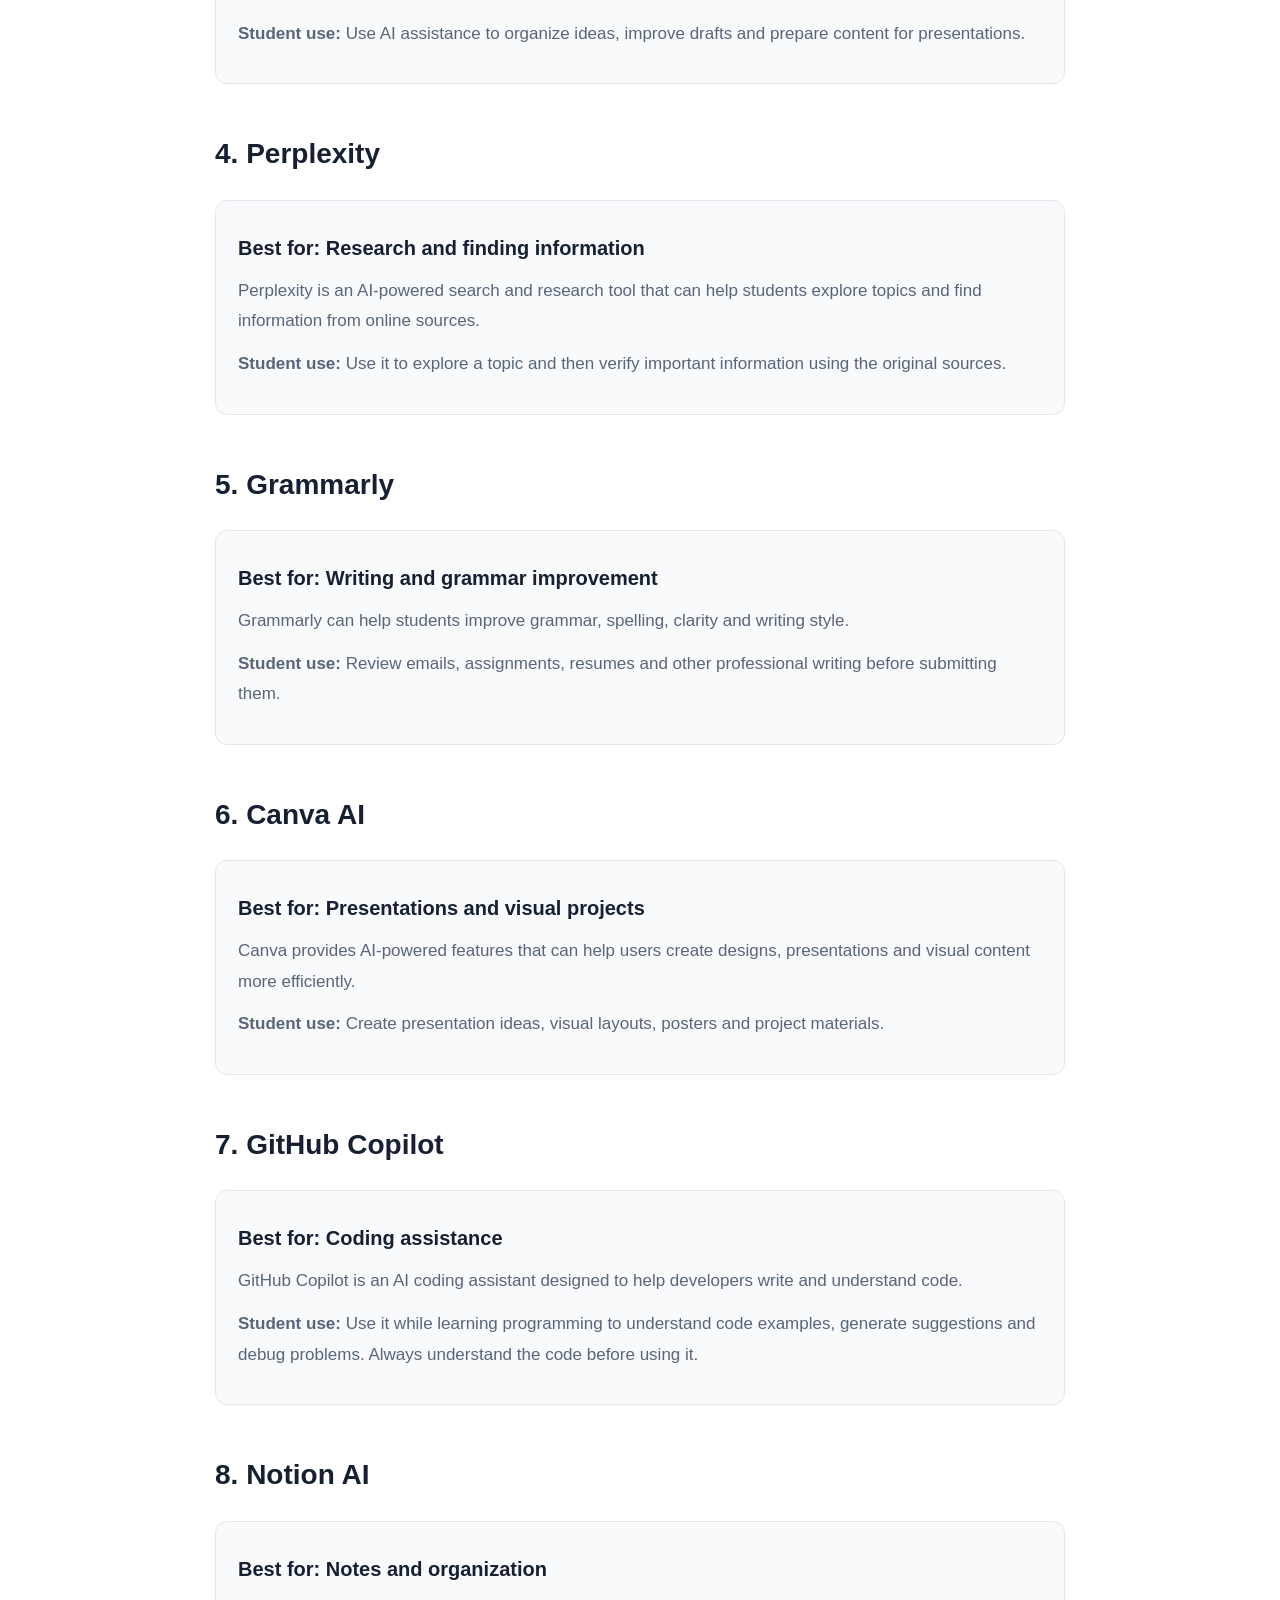
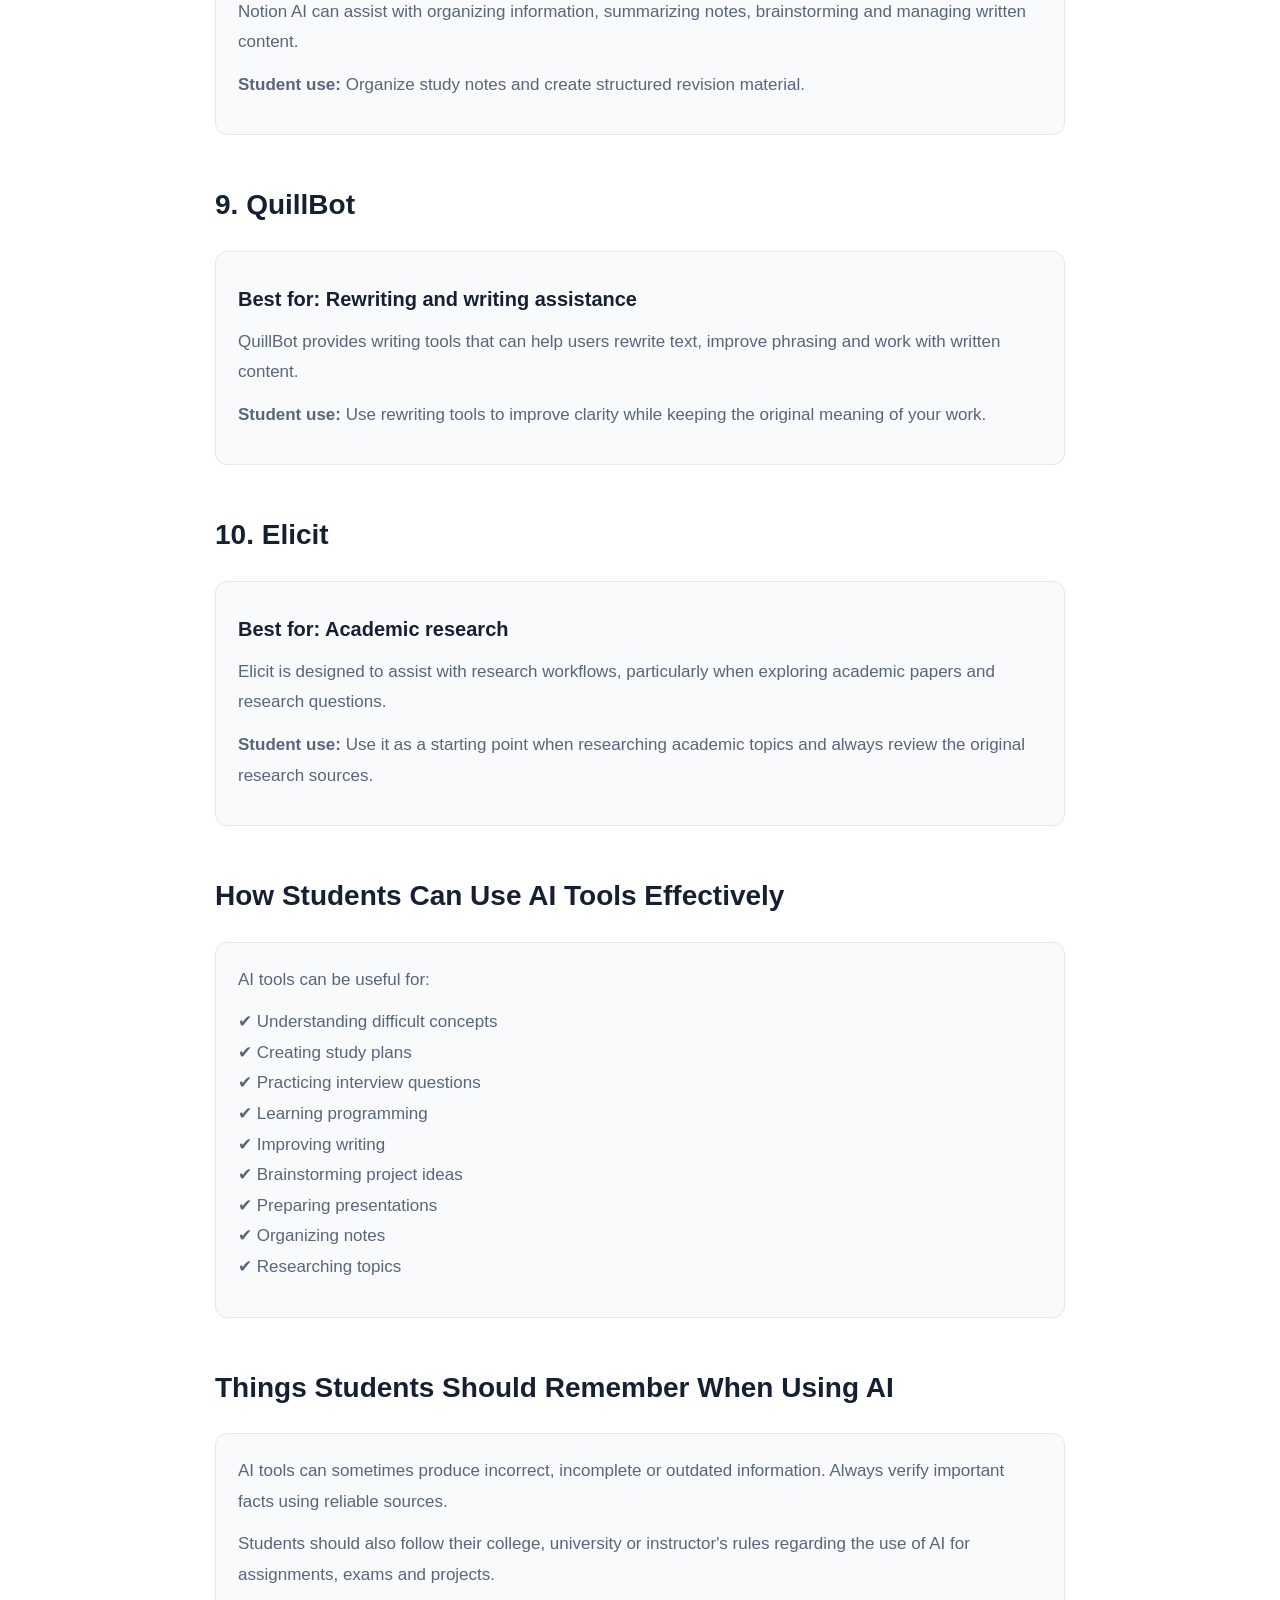
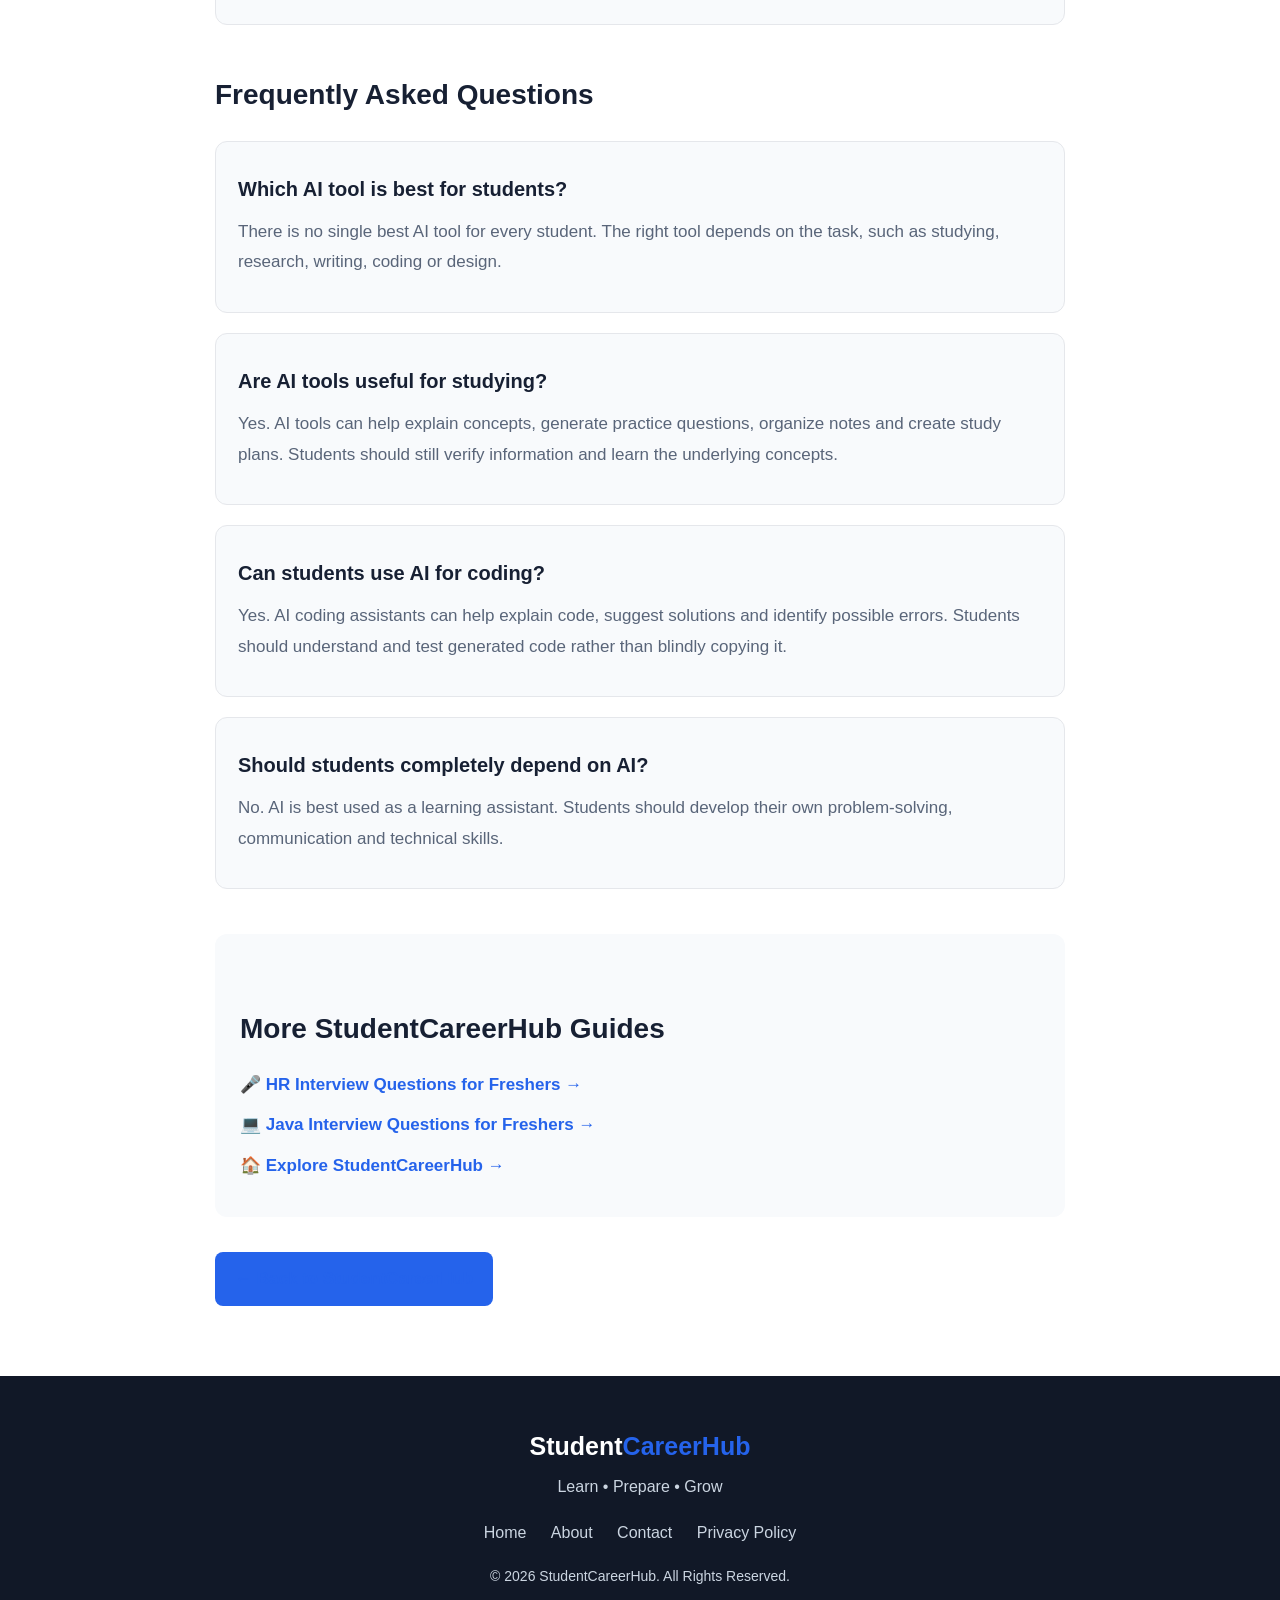
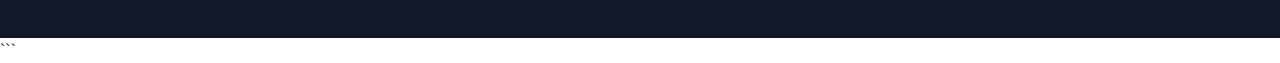
<file: ai-tools-for-students.html>
```html
<!DOCTYPE html>
<html lang="en">

<head>

    <meta charset="UTF-8">

    <meta name="viewport" content="width=device-width, initial-scale=1.0">

    <title>10 Best AI Tools for Students in 2026 | StudentCareerHub</title>

    <meta name="description"
        content="Discover 10 useful AI tools for students in 2026 for studying, writing, research, coding, presentations and productivity.">

    <meta name="keywords"
        content="best AI tools for students, AI tools for students 2026, free AI tools for students, AI study tools, AI tools for education">

    <meta name="author" content="StudentCareerHub">

    <meta name="robots" content="index, follow">

    <link rel="canonical" href="ai-tools-for-students.html">

    <link rel="stylesheet" href="style.css">

    <style>

        .article-page {
            max-width: 900px;
            margin: auto;
            padding: 70px 25px;
        }

        .article-header {
            text-align: center;
            margin-bottom: 45px;
        }

        .article-category {
            display: inline-block;
            background: #dbeafe;
            color: #1d4ed8;
            padding: 7px 15px;
            border-radius: 50px;
            font-weight: 700;
            font-size: 13px;
            margin-bottom: 15px;
        }

        .article-header h1 {
            font-size: 45px;
            line-height: 1.2;
            margin-bottom: 18px;
        }

        .article-header p {
            color: #667085;
            font-size: 18px;
        }

        .article-content {
            font-size: 17px;
            line-height: 1.8;
        }

        .article-content h2 {
            font-size: 28px;
            margin-top: 45px;
            margin-bottom: 15px;
        }

        .tool-card {
            background: #f8fafc;
            border: 1px solid #e5e7eb;
            border-radius: 12px;
            padding: 22px;
            margin: 20px 0;
        }

        .tool-card h3 {
            color: #172033;
            margin-bottom: 10px;
        }

        .tool-card p {
            color: #596579;
        }

        .tip-box {
            background: #eff6ff;
            border-left: 5px solid #2563eb;
            padding: 20px;
            margin: 30px 0;
            border-radius: 8px;
        }

        .related-links {
            background: #f8fafc;
            padding: 25px;
            border-radius: 12px;
            margin-top: 45px;
        }

        .related-links a {
            display: block;
            margin: 10px 0;
            color: #2563eb;
            font-weight: 600;
            text-decoration: none;
        }

        .back-button {
            display: inline-block;
            margin-top: 35px;
            padding: 12px 20px;
            background: #2563eb;
            color: white;
            text-decoration: none;
            border-radius: 8px;
            font-weight: 700;
        }

        @media (max-width: 600px) {

            .article-header h1 {
                font-size: 32px;
            }

            .article-content {
                font-size: 16px;
            }

        }

    </style>

</head>


<body>


<!-- ================= NAVBAR ================= -->

<header>

    <nav class="navbar">

        <div class="logo">
            Student<span>CareerHub</span>
        </div>

        <ul class="nav-links">

            <li><a href="index.html">Home</a></li>

            <li><a href="index.html#jobs">Jobs</a></li>

            <li><a href="index.html#study">Study</a></li>

            <li><a href="index.html#coding">Coding</a></li>

            <li><a href="index.html#ai">AI Tools</a></li>

            <li><a href="index.html#resume">Resume</a></li>

            <li><a href="index.html#interview">Interview</a></li>

        </ul>

    </nav>

</header>



<!-- ================= ARTICLE ================= -->

<main class="article-page">


    <div class="article-header">

        <span class="article-category">
            AI TOOLS FOR STUDENTS
        </span>

        <h1>
            10 Best AI Tools for Students in 2026
        </h1>

        <p>
            Discover useful AI tools for studying, writing,
            research, coding, presentations and productivity.
        </p>

    </div>



    <div class="article-content">


        <p>
            Artificial intelligence is becoming an increasingly
            useful part of student life. AI tools can help students
            understand difficult topics, organize information,
            improve writing, practice coding and save time on
            repetitive tasks.
        </p>


        <p>
            However, AI should be used as a learning assistant,
            not as a replacement for your own understanding.
            Always review AI-generated information and follow
            your college or institution's academic rules.
        </p>


        <div class="tip-box">

            <strong>Student Tip:</strong>

            Use AI to understand concepts, generate ideas,
            practice and improve your work instead of simply
            copying AI-generated answers.

        </div>



        <!-- TOOL 1 -->

        <h2>1. ChatGPT</h2>

        <div class="tool-card">

            <h3>Best for: Learning, explanations and brainstorming</h3>

            <p>
                ChatGPT can help students understand difficult
                concepts, create study plans, practice interview
                questions, brainstorm project ideas and explain
                programming concepts.
            </p>

            <p>
                <strong>Student use:</strong>
                Ask it to explain a difficult topic in simple
                language and then use follow-up questions to
                test your understanding.
            </p>

        </div>



        <!-- TOOL 2 -->

        <h2>2. Google Gemini</h2>

        <div class="tool-card">

            <h3>Best for: Research and productivity</h3>

            <p>
                Google Gemini can help students brainstorm ideas,
                summarize information, understand concepts and
                work with different types of content.
            </p>

            <p>
                <strong>Student use:</strong>
                Use it as a study assistant when you need
                explanations, examples or ideas for assignments
                and projects.
            </p>

        </div>



        <!-- TOOL 3 -->

        <h2>3. Microsoft Copilot</h2>

        <div class="tool-card">

            <h3>Best for: Productivity and Microsoft users</h3>

            <p>
                Microsoft Copilot provides AI assistance for
                tasks such as writing, brainstorming, summarizing
                and productivity.
            </p>

            <p>
                <strong>Student use:</strong>
                Use AI assistance to organize ideas, improve
                drafts and prepare content for presentations.
            </p>

        </div>



        <!-- TOOL 4 -->

        <h2>4. Perplexity</h2>

        <div class="tool-card">

            <h3>Best for: Research and finding information</h3>

            <p>
                Perplexity is an AI-powered search and research
                tool that can help students explore topics and
                find information from online sources.
            </p>

            <p>
                <strong>Student use:</strong>
                Use it to explore a topic and then verify important
                information using the original sources.
            </p>

        </div>



        <!-- TOOL 5 -->

        <h2>5. Grammarly</h2>

        <div class="tool-card">

            <h3>Best for: Writing and grammar improvement</h3>

            <p>
                Grammarly can help students improve grammar,
                spelling, clarity and writing style.
            </p>

            <p>
                <strong>Student use:</strong>
                Review emails, assignments, resumes and other
                professional writing before submitting them.
            </p>

        </div>



        <!-- TOOL 6 -->

        <h2>6. Canva AI</h2>

        <div class="tool-card">

            <h3>Best for: Presentations and visual projects</h3>

            <p>
                Canva provides AI-powered features that can help
                users create designs, presentations and visual
                content more efficiently.
            </p>

            <p>
                <strong>Student use:</strong>
                Create presentation ideas, visual layouts,
                posters and project materials.
            </p>

        </div>



        <!-- TOOL 7 -->

        <h2>7. GitHub Copilot</h2>

        <div class="tool-card">

            <h3>Best for: Coding assistance</h3>

            <p>
                GitHub Copilot is an AI coding assistant designed
                to help developers write and understand code.
            </p>

            <p>
                <strong>Student use:</strong>
                Use it while learning programming to understand
                code examples, generate suggestions and debug
                problems. Always understand the code before using it.
            </p>

        </div>



        <!-- TOOL 8 -->

        <h2>8. Notion AI</h2>

        <div class="tool-card">

            <h3>Best for: Notes and organization</h3>

            <p>
                Notion AI can assist with organizing information,
                summarizing notes, brainstorming and managing
                written content.
            </p>

            <p>
                <strong>Student use:</strong>
                Organize study notes and create structured
                revision material.
            </p>

        </div>



        <!-- TOOL 9 -->

        <h2>9. QuillBot</h2>

        <div class="tool-card">

            <h3>Best for: Rewriting and writing assistance</h3>

            <p>
                QuillBot provides writing tools that can help
                users rewrite text, improve phrasing and work
                with written content.
            </p>

            <p>
                <strong>Student use:</strong>
                Use rewriting tools to improve clarity while
                keeping the original meaning of your work.
            </p>

        </div>



        <!-- TOOL 10 -->

        <h2>10. Elicit</h2>

        <div class="tool-card">

            <h3>Best for: Academic research</h3>

            <p>
                Elicit is designed to assist with research
                workflows, particularly when exploring academic
                papers and research questions.
            </p>

            <p>
                <strong>Student use:</strong>
                Use it as a starting point when researching
                academic topics and always review the original
                research sources.
            </p>

        </div>



        <!-- HOW TO USE AI -->

        <h2>How Students Can Use AI Tools Effectively</h2>

        <div class="tool-card">

            <p>
                AI tools can be useful for:
            </p>

            <p>
                ✔ Understanding difficult concepts<br>
                ✔ Creating study plans<br>
                ✔ Practicing interview questions<br>
                ✔ Learning programming<br>
                ✔ Improving writing<br>
                ✔ Brainstorming project ideas<br>
                ✔ Preparing presentations<br>
                ✔ Organizing notes<br>
                ✔ Researching topics
            </p>

        </div>



        <!-- WARNING -->

        <h2>Things Students Should Remember When Using AI</h2>

        <div class="tool-card">

            <p>
                AI tools can sometimes produce incorrect,
                incomplete or outdated information. Always verify
                important facts using reliable sources.
            </p>

            <p>
                Students should also follow their college,
                university or instructor's rules regarding the
                use of AI for assignments, exams and projects.
            </p>

        </div>



        <!-- FAQ -->

        <h2>Frequently Asked Questions</h2>


        <div class="tool-card">

            <h3>Which AI tool is best for students?</h3>

            <p>
                There is no single best AI tool for every student.
                The right tool depends on the task, such as
                studying, research, writing, coding or design.
            </p>

        </div>


        <div class="tool-card">

            <h3>Are AI tools useful for studying?</h3>

            <p>
                Yes. AI tools can help explain concepts, generate
                practice questions, organize notes and create
                study plans. Students should still verify
                information and learn the underlying concepts.
            </p>

        </div>


        <div class="tool-card">

            <h3>Can students use AI for coding?</h3>

            <p>
                Yes. AI coding assistants can help explain code,
                suggest solutions and identify possible errors.
                Students should understand and test generated code
                rather than blindly copying it.
            </p>

        </div>


        <div class="tool-card">

            <h3>Should students completely depend on AI?</h3>

            <p>
                No. AI is best used as a learning assistant.
                Students should develop their own problem-solving,
                communication and technical skills.
            </p>

        </div>



        <!-- RELATED ARTICLES -->

        <div class="related-links">

            <h2>More StudentCareerHub Guides</h2>

            <a href="hr-interview-questions.html">
                🎤 HR Interview Questions for Freshers →
            </a>

            <a href="java-interview-questions.html">
                💻 Java Interview Questions for Freshers →
            </a>

            <a href="index.html">
                🏠 Explore StudentCareerHub →
            </a>

        </div>



        <a href="index.html" class="back-button">
            ← Back to StudentCareerHub
        </a>


    </div>

</main>



<!-- ================= FOOTER ================= -->

<footer>

    <div class="footer-logo">
        Student<span>CareerHub</span>
    </div>

    <p>
        Learn • Prepare • Grow
    </p>

    <div class="footer-links">

        <a href="index.html">Home</a>

        <a href="#">About</a>

        <a href="#">Contact</a>

        <a href="#">Privacy Policy</a>

    </div>

    <p class="copyright">
        © 2026 StudentCareerHub. All Rights Reserved.
    </p>

</footer>


</body>

</html>
```
</file>
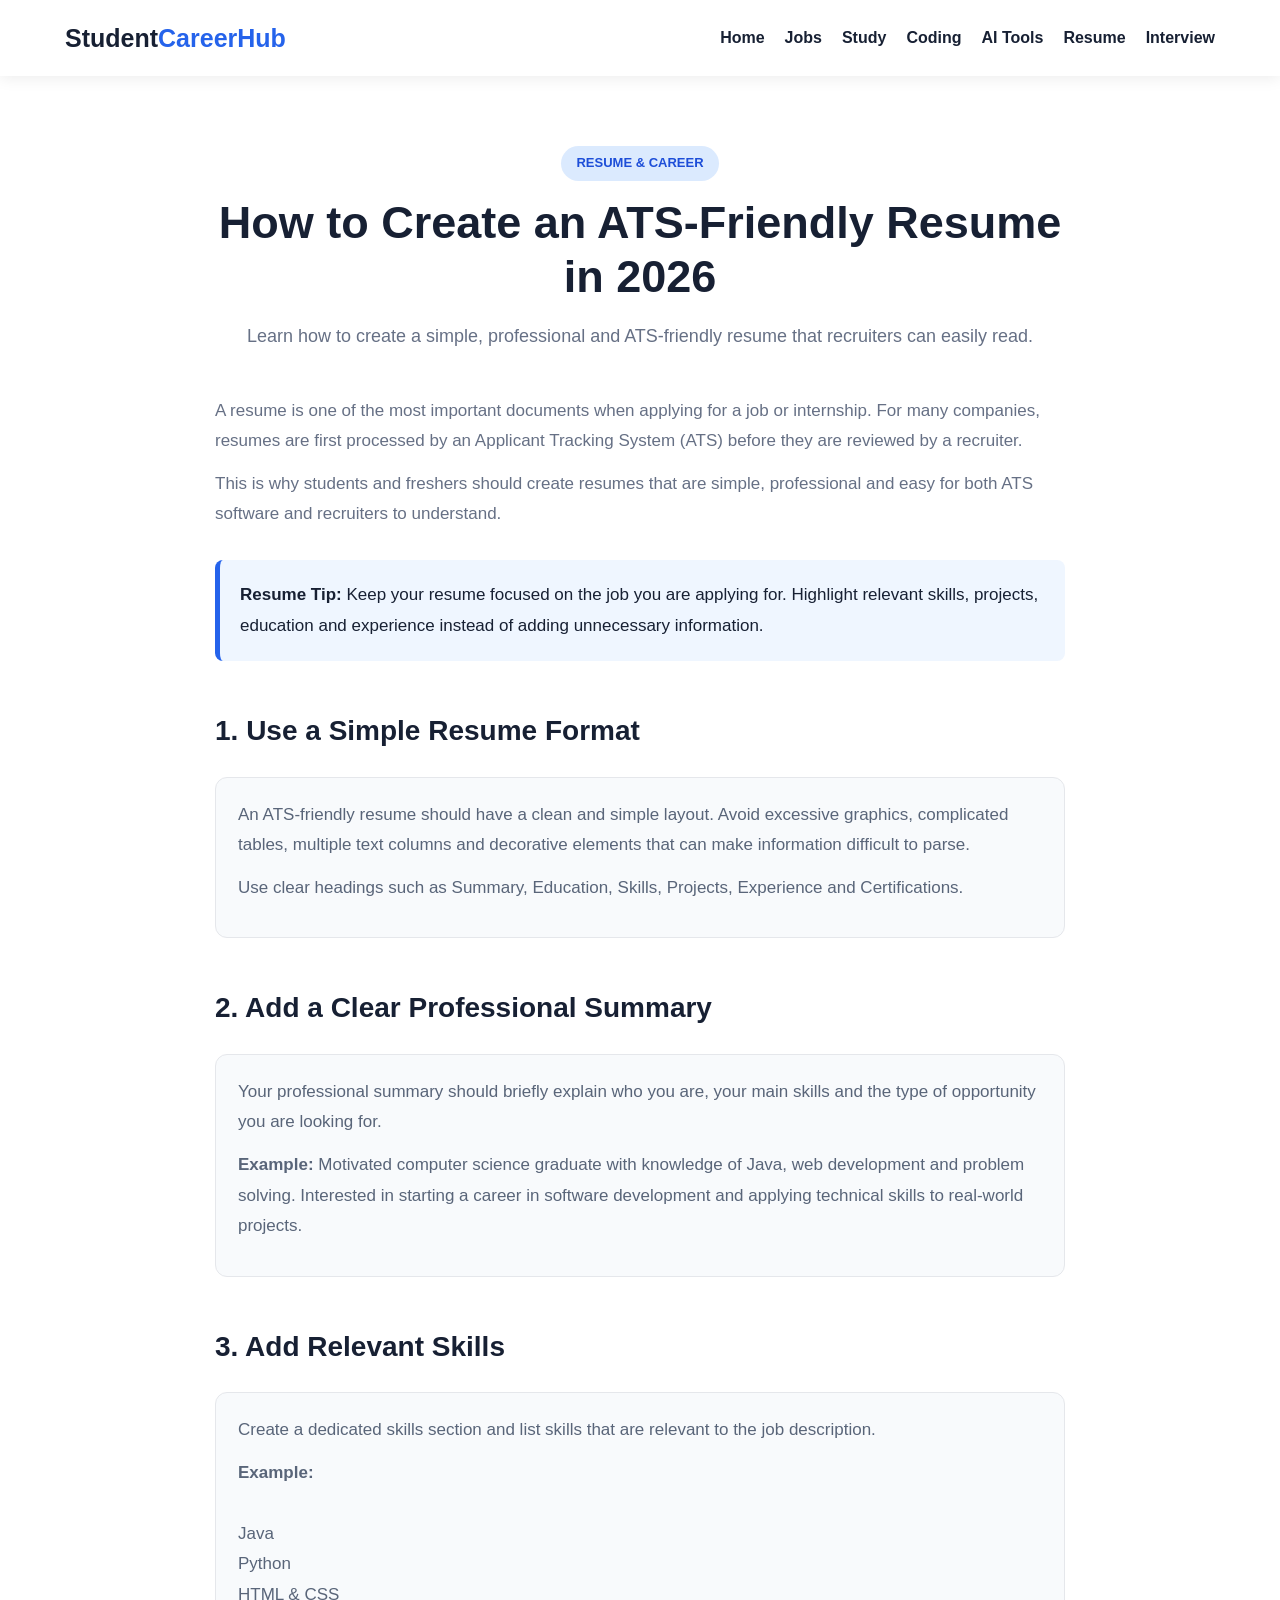
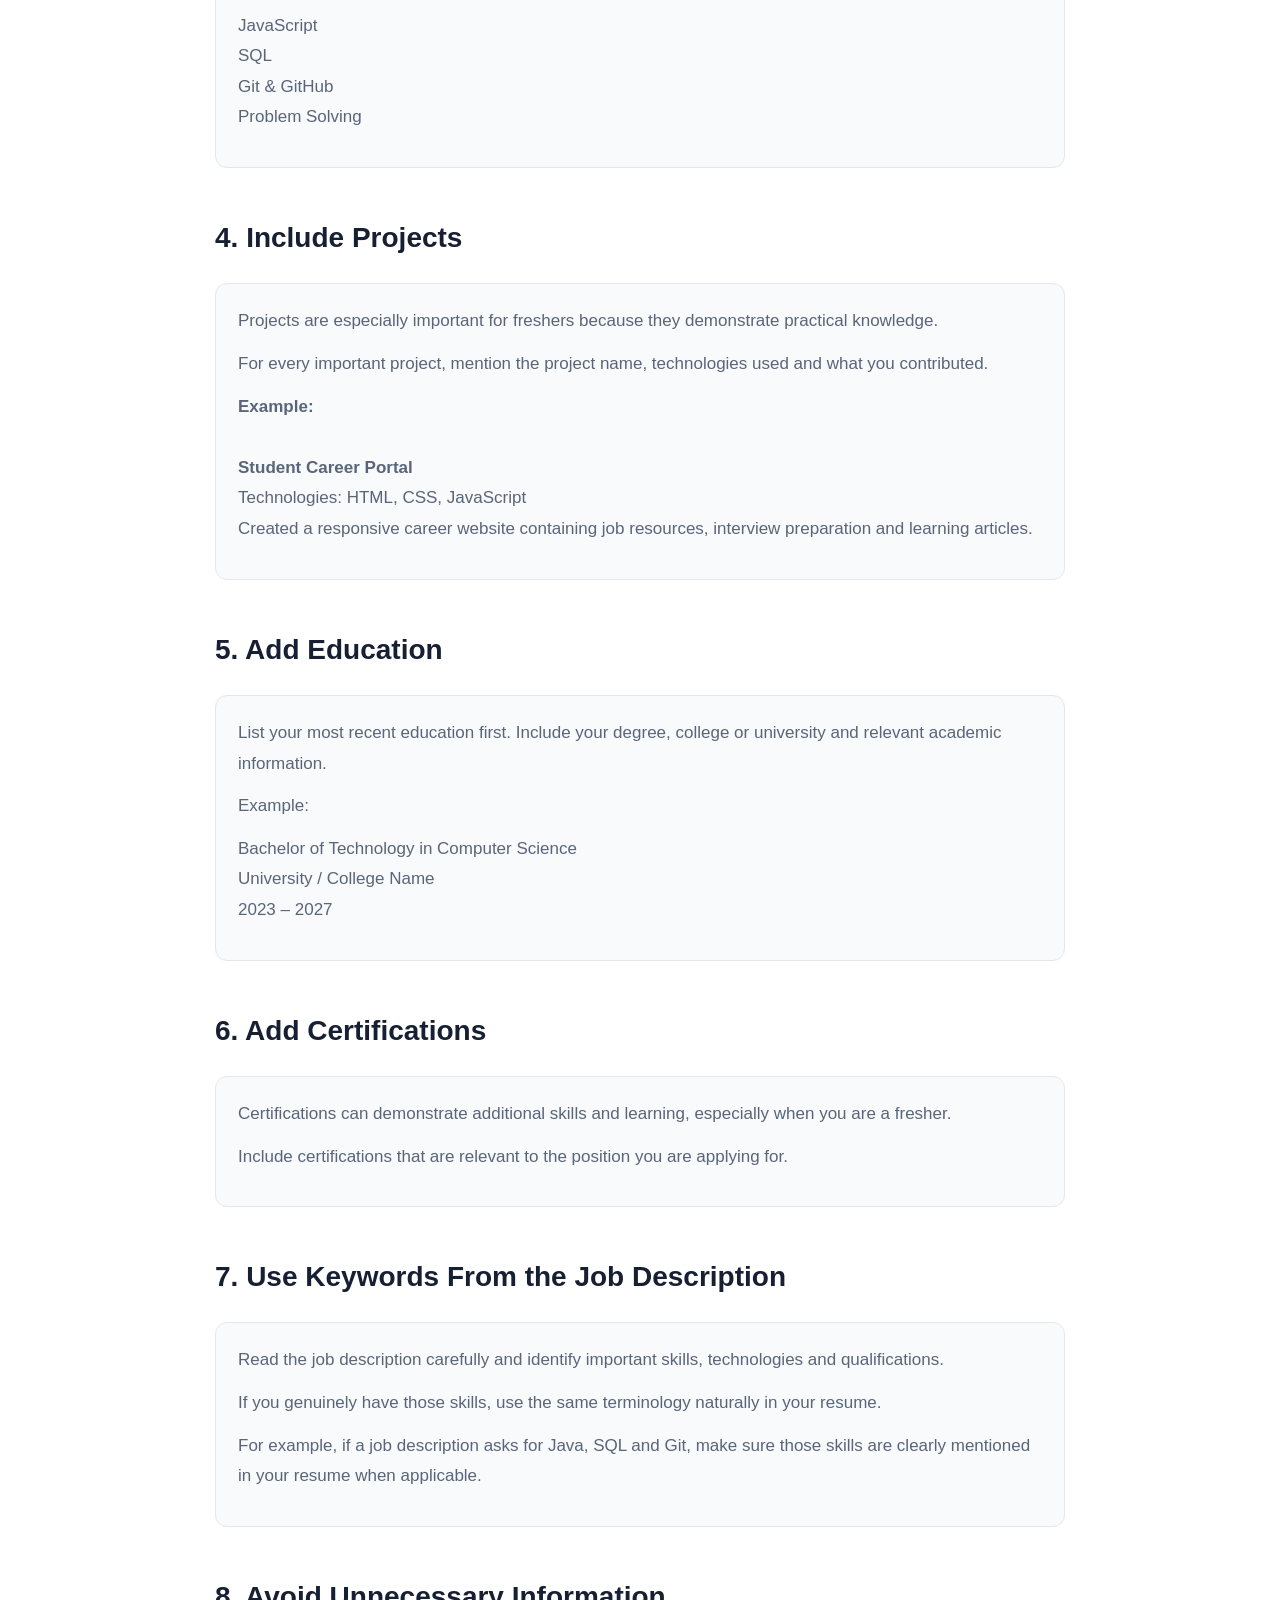
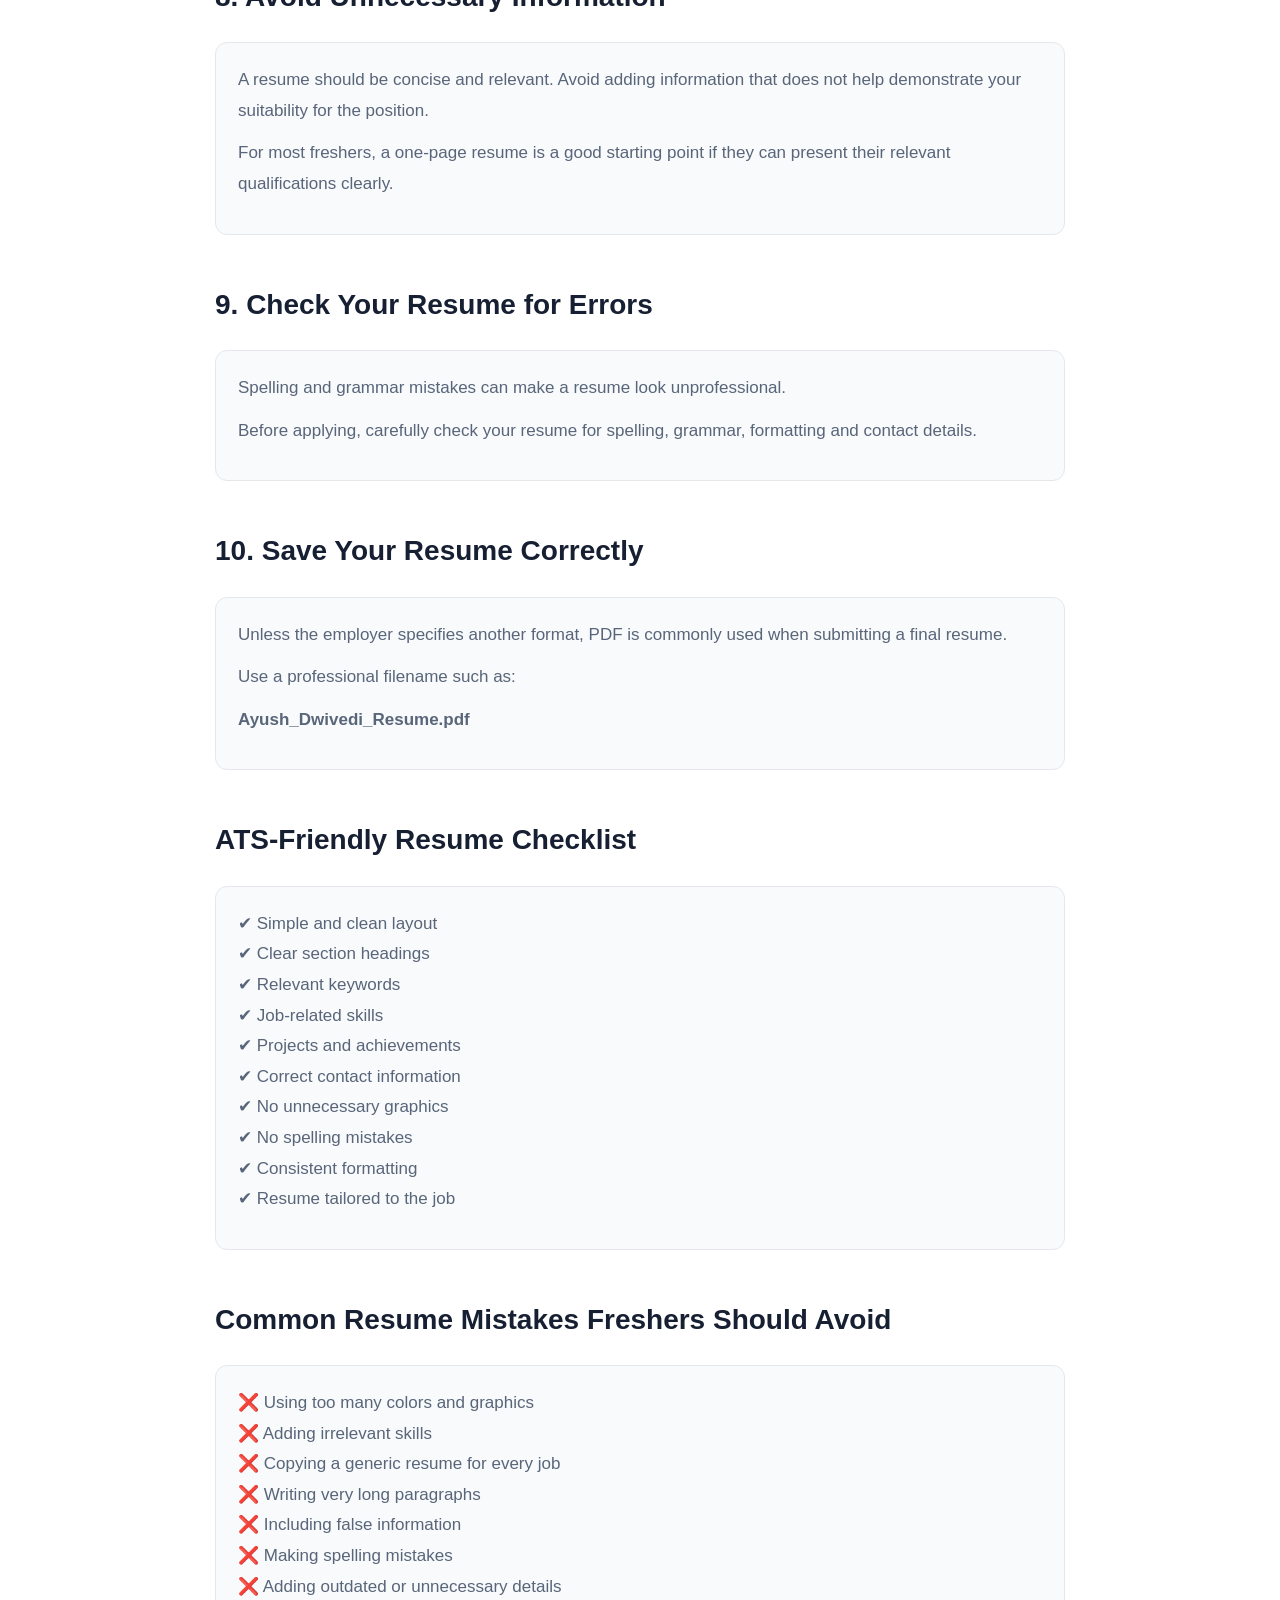
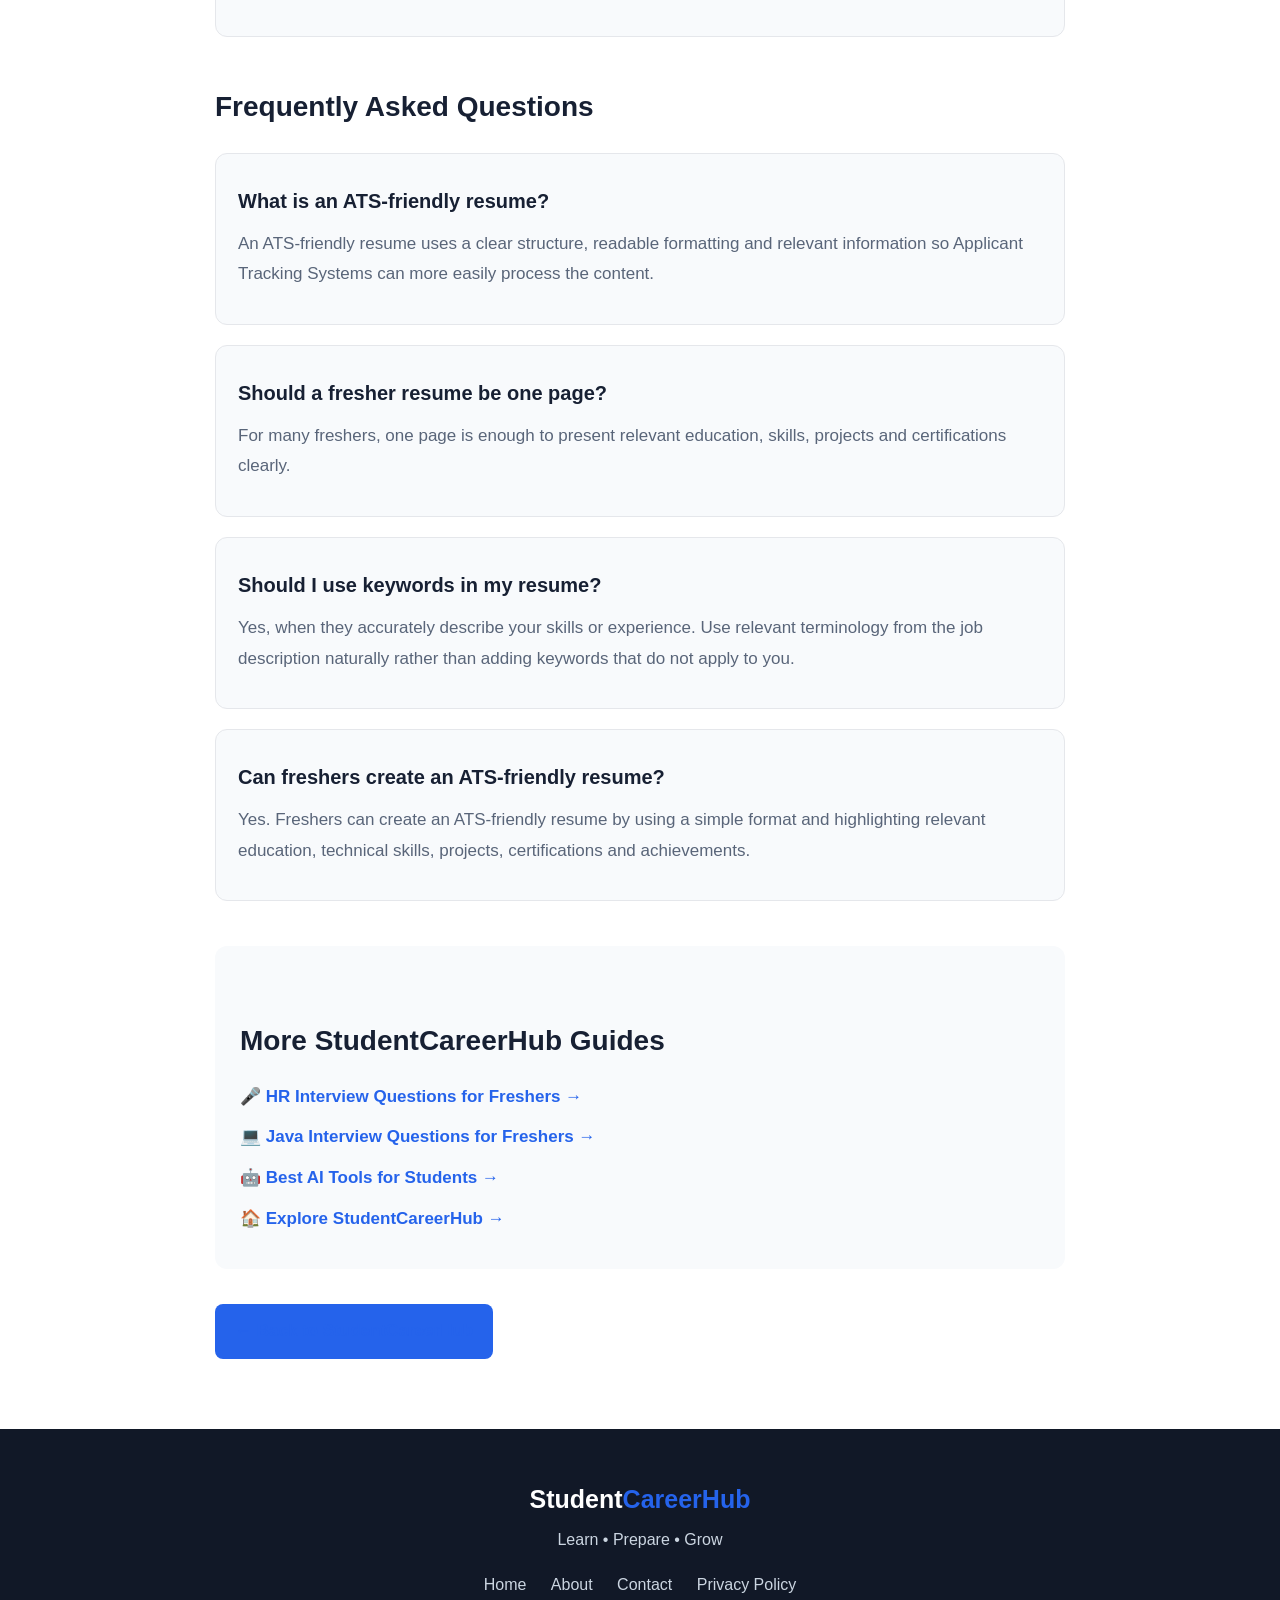
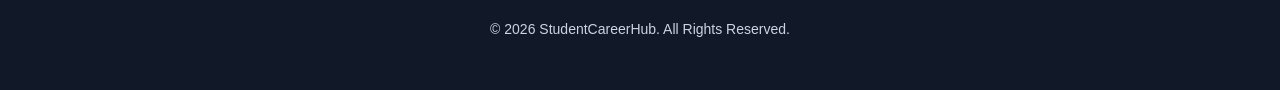
<file: ats-friendly-resume.html>
<!DOCTYPE html>
<html lang="en">

<head>

    <meta charset="UTF-8">

    <meta name="viewport" content="width=device-width, initial-scale=1.0">

    <title>How to Create an ATS-Friendly Resume in 2026 | StudentCareerHub</title>

    <meta name="description"
        content="Learn how to create an ATS-friendly resume in 2026. Follow these simple resume tips for freshers and students to improve your chances of getting shortlisted.">

    <meta name="keywords"
        content="ATS friendly resume, ATS resume for freshers, how to create ATS resume, resume tips for students, ATS friendly CV">

    <meta name="author" content="StudentCareerHub">

    <meta name="robots" content="index, follow">

    <link rel="canonical" href="ats-friendly-resume.html">

    <link rel="stylesheet" href="style.css">

    <style>

        .article-page {
            max-width: 900px;
            margin: auto;
            padding: 70px 25px;
        }

        .article-header {
            text-align: center;
            margin-bottom: 45px;
        }

        .article-category {
            display: inline-block;
            background: #dbeafe;
            color: #1d4ed8;
            padding: 7px 15px;
            border-radius: 50px;
            font-weight: 700;
            font-size: 13px;
            margin-bottom: 15px;
        }

        .article-header h1 {
            font-size: 45px;
            line-height: 1.2;
            margin-bottom: 18px;
        }

        .article-header p {
            color: #667085;
            font-size: 18px;
        }

        .article-content {
            font-size: 17px;
            line-height: 1.8;
        }

        .article-content h2 {
            font-size: 28px;
            margin-top: 45px;
            margin-bottom: 15px;
        }

        .resume-box {
            background: #f8fafc;
            border: 1px solid #e5e7eb;
            border-radius: 12px;
            padding: 22px;
            margin: 20px 0;
        }

        .resume-box h3 {
            color: #172033;
            margin-bottom: 10px;
        }

        .resume-box p {
            color: #596579;
        }

        .tip-box {
            background: #eff6ff;
            border-left: 5px solid #2563eb;
            padding: 20px;
            margin: 30px 0;
            border-radius: 8px;
        }

        .related-links {
            background: #f8fafc;
            padding: 25px;
            border-radius: 12px;
            margin-top: 45px;
        }

        .related-links a {
            display: block;
            margin: 10px 0;
            color: #2563eb;
            font-weight: 600;
            text-decoration: none;
        }

        .back-button {
            display: inline-block;
            margin-top: 35px;
            padding: 12px 20px;
            background: #2563eb;
            color: white;
            text-decoration: none;
            border-radius: 8px;
            font-weight: 700;
        }

        @media (max-width: 600px) {

            .article-header h1 {
                font-size: 32px;
            }

            .article-content {
                font-size: 16px;
            }

        }

    </style>

</head>


<body>


<!-- ================= NAVBAR ================= -->

<header>

    <nav class="navbar">

        <div class="logo">
            Student<span>CareerHub</span>
        </div>

        <ul class="nav-links">

            <li><a href="index.html">Home</a></li>

            <li><a href="index.html#jobs">Jobs</a></li>

            <li><a href="index.html#study">Study</a></li>

            <li><a href="index.html#coding">Coding</a></li>

            <li><a href="index.html#ai">AI Tools</a></li>

            <li><a href="index.html#resume">Resume</a></li>

            <li><a href="index.html#interview">Interview</a></li>

        </ul>

    </nav>

</header>



<!-- ================= ARTICLE ================= -->

<main class="article-page">


    <div class="article-header">

        <span class="article-category">
            RESUME & CAREER
        </span>

        <h1>
            How to Create an ATS-Friendly Resume in 2026
        </h1>

        <p>
            Learn how to create a simple, professional and
            ATS-friendly resume that recruiters can easily read.
        </p>

    </div>



    <div class="article-content">


        <p>
            A resume is one of the most important documents when
            applying for a job or internship. For many companies,
            resumes are first processed by an Applicant Tracking
            System (ATS) before they are reviewed by a recruiter.
        </p>


        <p>
            This is why students and freshers should create resumes
            that are simple, professional and easy for both ATS
            software and recruiters to understand.
        </p>


        <div class="tip-box">

            <strong>Resume Tip:</strong>

            Keep your resume focused on the job you are applying
            for. Highlight relevant skills, projects, education
            and experience instead of adding unnecessary information.

        </div>



        <!-- STEP 1 -->

        <h2>1. Use a Simple Resume Format</h2>

        <div class="resume-box">

            <p>
                An ATS-friendly resume should have a clean and
                simple layout. Avoid excessive graphics, complicated
                tables, multiple text columns and decorative elements
                that can make information difficult to parse.
            </p>

            <p>
                Use clear headings such as Summary, Education,
                Skills, Projects, Experience and Certifications.
            </p>

        </div>



        <!-- STEP 2 -->

        <h2>2. Add a Clear Professional Summary</h2>

        <div class="resume-box">

            <p>
                Your professional summary should briefly explain
                who you are, your main skills and the type of
                opportunity you are looking for.
            </p>

            <p>
                <strong>Example:</strong>
                Motivated computer science graduate with knowledge
                of Java, web development and problem solving.
                Interested in starting a career in software
                development and applying technical skills to
                real-world projects.
            </p>

        </div>



        <!-- STEP 3 -->

        <h2>3. Add Relevant Skills</h2>

        <div class="resume-box">

            <p>
                Create a dedicated skills section and list skills
                that are relevant to the job description.
            </p>

            <p>
                <strong>Example:</strong><br><br>

                Java<br>
                Python<br>
                HTML & CSS<br>
                JavaScript<br>
                SQL<br>
                Git & GitHub<br>
                Problem Solving
            </p>

        </div>



        <!-- STEP 4 -->

        <h2>4. Include Projects</h2>

        <div class="resume-box">

            <p>
                Projects are especially important for freshers
                because they demonstrate practical knowledge.
            </p>

            <p>
                For every important project, mention the project
                name, technologies used and what you contributed.
            </p>

            <p>
                <strong>Example:</strong><br><br>

                <strong>Student Career Portal</strong><br>
                Technologies: HTML, CSS, JavaScript<br>
                Created a responsive career website containing
                job resources, interview preparation and learning
                articles.
            </p>

        </div>



        <!-- STEP 5 -->

        <h2>5. Add Education</h2>

        <div class="resume-box">

            <p>
                List your most recent education first. Include
                your degree, college or university and relevant
                academic information.
            </p>

            <p>
                Example:
            </p>

            <p>
                Bachelor of Technology in Computer Science<br>
                University / College Name<br>
                2023 – 2027
            </p>

        </div>



        <!-- STEP 6 -->

        <h2>6. Add Certifications</h2>

        <div class="resume-box">

            <p>
                Certifications can demonstrate additional skills
                and learning, especially when you are a fresher.
            </p>

            <p>
                Include certifications that are relevant to the
                position you are applying for.
            </p>

        </div>



        <!-- STEP 7 -->

        <h2>7. Use Keywords From the Job Description</h2>

        <div class="resume-box">

            <p>
                Read the job description carefully and identify
                important skills, technologies and qualifications.
            </p>

            <p>
                If you genuinely have those skills, use the same
                terminology naturally in your resume.
            </p>

            <p>
                For example, if a job description asks for Java,
                SQL and Git, make sure those skills are clearly
                mentioned in your resume when applicable.
            </p>

        </div>



        <!-- STEP 8 -->

        <h2>8. Avoid Unnecessary Information</h2>

        <div class="resume-box">

            <p>
                A resume should be concise and relevant.
                Avoid adding information that does not help
                demonstrate your suitability for the position.
            </p>

            <p>
                For most freshers, a one-page resume is a good
                starting point if they can present their relevant
                qualifications clearly.
            </p>

        </div>



        <!-- STEP 9 -->

        <h2>9. Check Your Resume for Errors</h2>

        <div class="resume-box">

            <p>
                Spelling and grammar mistakes can make a resume
                look unprofessional.
            </p>

            <p>
                Before applying, carefully check your resume for
                spelling, grammar, formatting and contact details.
            </p>

        </div>



        <!-- STEP 10 -->

        <h2>10. Save Your Resume Correctly</h2>

        <div class="resume-box">

            <p>
                Unless the employer specifies another format,
                PDF is commonly used when submitting a final resume.
            </p>

            <p>
                Use a professional filename such as:
            </p>

            <p>
                <strong>Ayush_Dwivedi_Resume.pdf</strong>
            </p>

        </div>



        <!-- ATS CHECKLIST -->

        <h2>ATS-Friendly Resume Checklist</h2>

        <div class="resume-box">

            <p>
                ✔ Simple and clean layout<br>
                ✔ Clear section headings<br>
                ✔ Relevant keywords<br>
                ✔ Job-related skills<br>
                ✔ Projects and achievements<br>
                ✔ Correct contact information<br>
                ✔ No unnecessary graphics<br>
                ✔ No spelling mistakes<br>
                ✔ Consistent formatting<br>
                ✔ Resume tailored to the job
            </p>

        </div>



        <!-- COMMON MISTAKES -->

        <h2>Common Resume Mistakes Freshers Should Avoid</h2>

        <div class="resume-box">

            <p>
                ❌ Using too many colors and graphics<br>
                ❌ Adding irrelevant skills<br>
                ❌ Copying a generic resume for every job<br>
                ❌ Writing very long paragraphs<br>
                ❌ Including false information<br>
                ❌ Making spelling mistakes<br>
                ❌ Adding outdated or unnecessary details
            </p>

        </div>



        <!-- FAQ -->

        <h2>Frequently Asked Questions</h2>


        <div class="resume-box">

            <h3>What is an ATS-friendly resume?</h3>

            <p>
                An ATS-friendly resume uses a clear structure,
                readable formatting and relevant information so
                Applicant Tracking Systems can more easily process
                the content.
            </p>

        </div>


        <div class="resume-box">

            <h3>Should a fresher resume be one page?</h3>

            <p>
                For many freshers, one page is enough to present
                relevant education, skills, projects and
                certifications clearly.
            </p>

        </div>


        <div class="resume-box">

            <h3>Should I use keywords in my resume?</h3>

            <p>
                Yes, when they accurately describe your skills or
                experience. Use relevant terminology from the job
                description naturally rather than adding keywords
                that do not apply to you.
            </p>

        </div>


        <div class="resume-box">

            <h3>Can freshers create an ATS-friendly resume?</h3>

            <p>
                Yes. Freshers can create an ATS-friendly resume by
                using a simple format and highlighting relevant
                education, technical skills, projects,
                certifications and achievements.
            </p>

        </div>



        <!-- RELATED ARTICLES -->

        <div class="related-links">

            <h2>More StudentCareerHub Guides</h2>

            <a href="hr-interview-questions.html">
                🎤 HR Interview Questions for Freshers →
            </a>

            <a href="java-interview-questions.html">
                💻 Java Interview Questions for Freshers →
            </a>

            <a href="ai-tools-for-students.html">
                🤖 Best AI Tools for Students →
            </a>

            <a href="index.html">
                🏠 Explore StudentCareerHub →
            </a>

        </div>



        <a href="index.html" class="back-button">
            ← Back to StudentCareerHub
        </a>


    </div>

</main>



<!-- ================= FOOTER ================= -->

<footer>

    <div class="footer-logo">
        Student<span>CareerHub</span>
    </div>

    <p>
        Learn • Prepare • Grow
    </p>

    <div class="footer-links">

        <a href="index.html">Home</a>

        <a href="#">About</a>

        <a href="#">Contact</a>

        <a href="#">Privacy Policy</a>

    </div>

    <p class="copyright">
        © 2026 StudentCareerHub. All Rights Reserved.
    </p>

</footer>


</body>

</html>
</file>
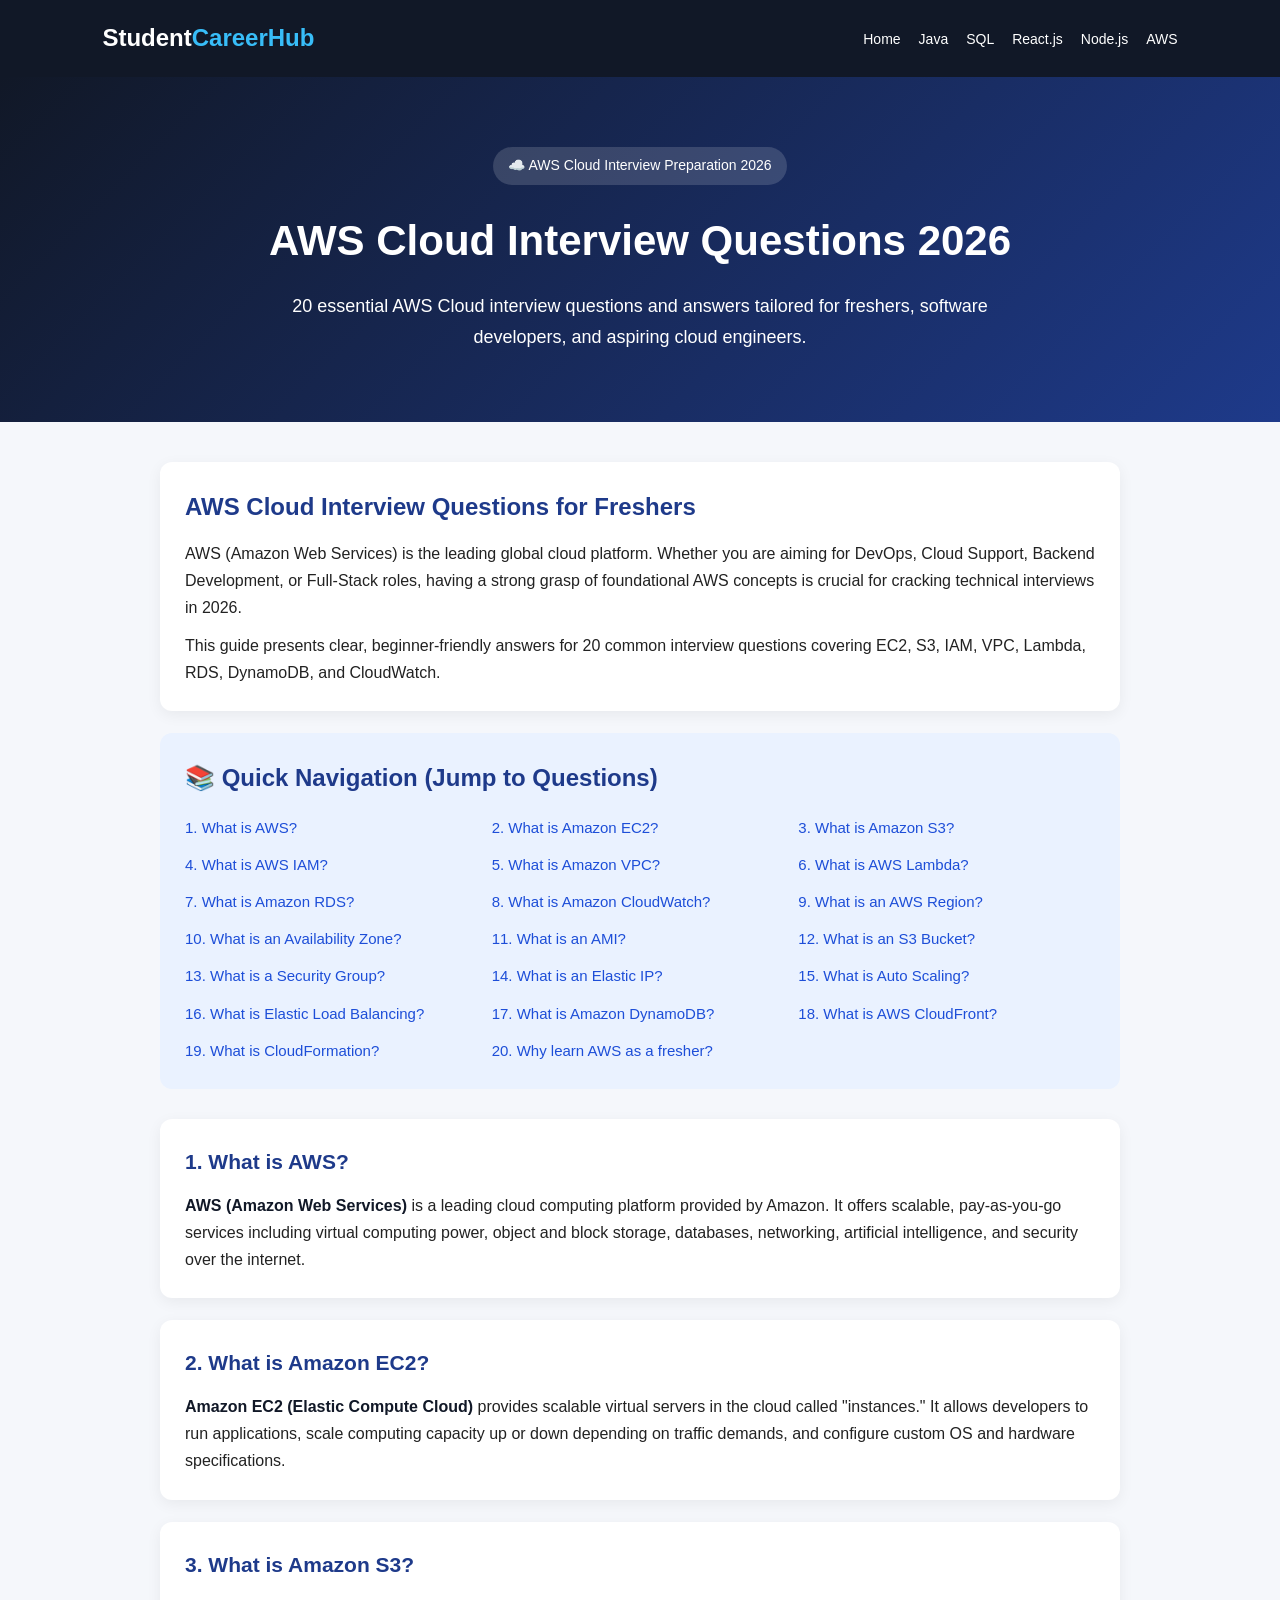
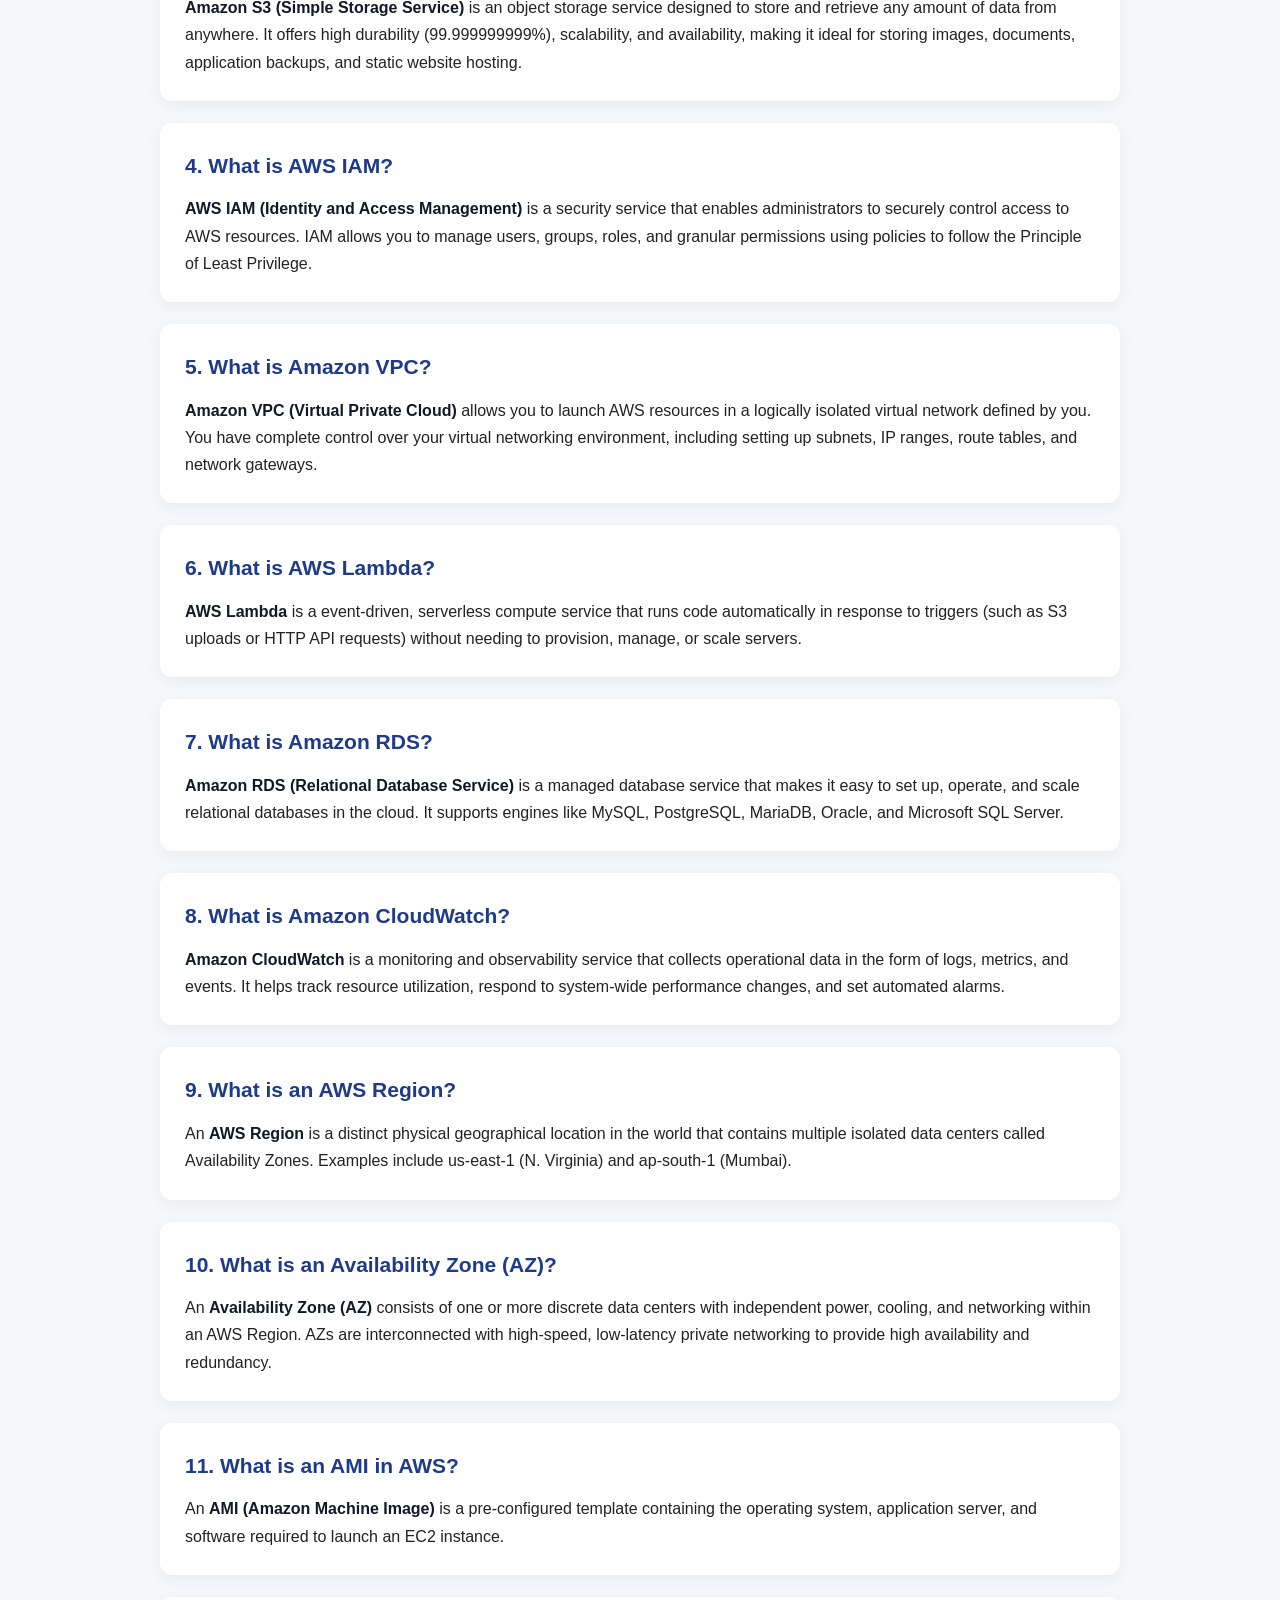
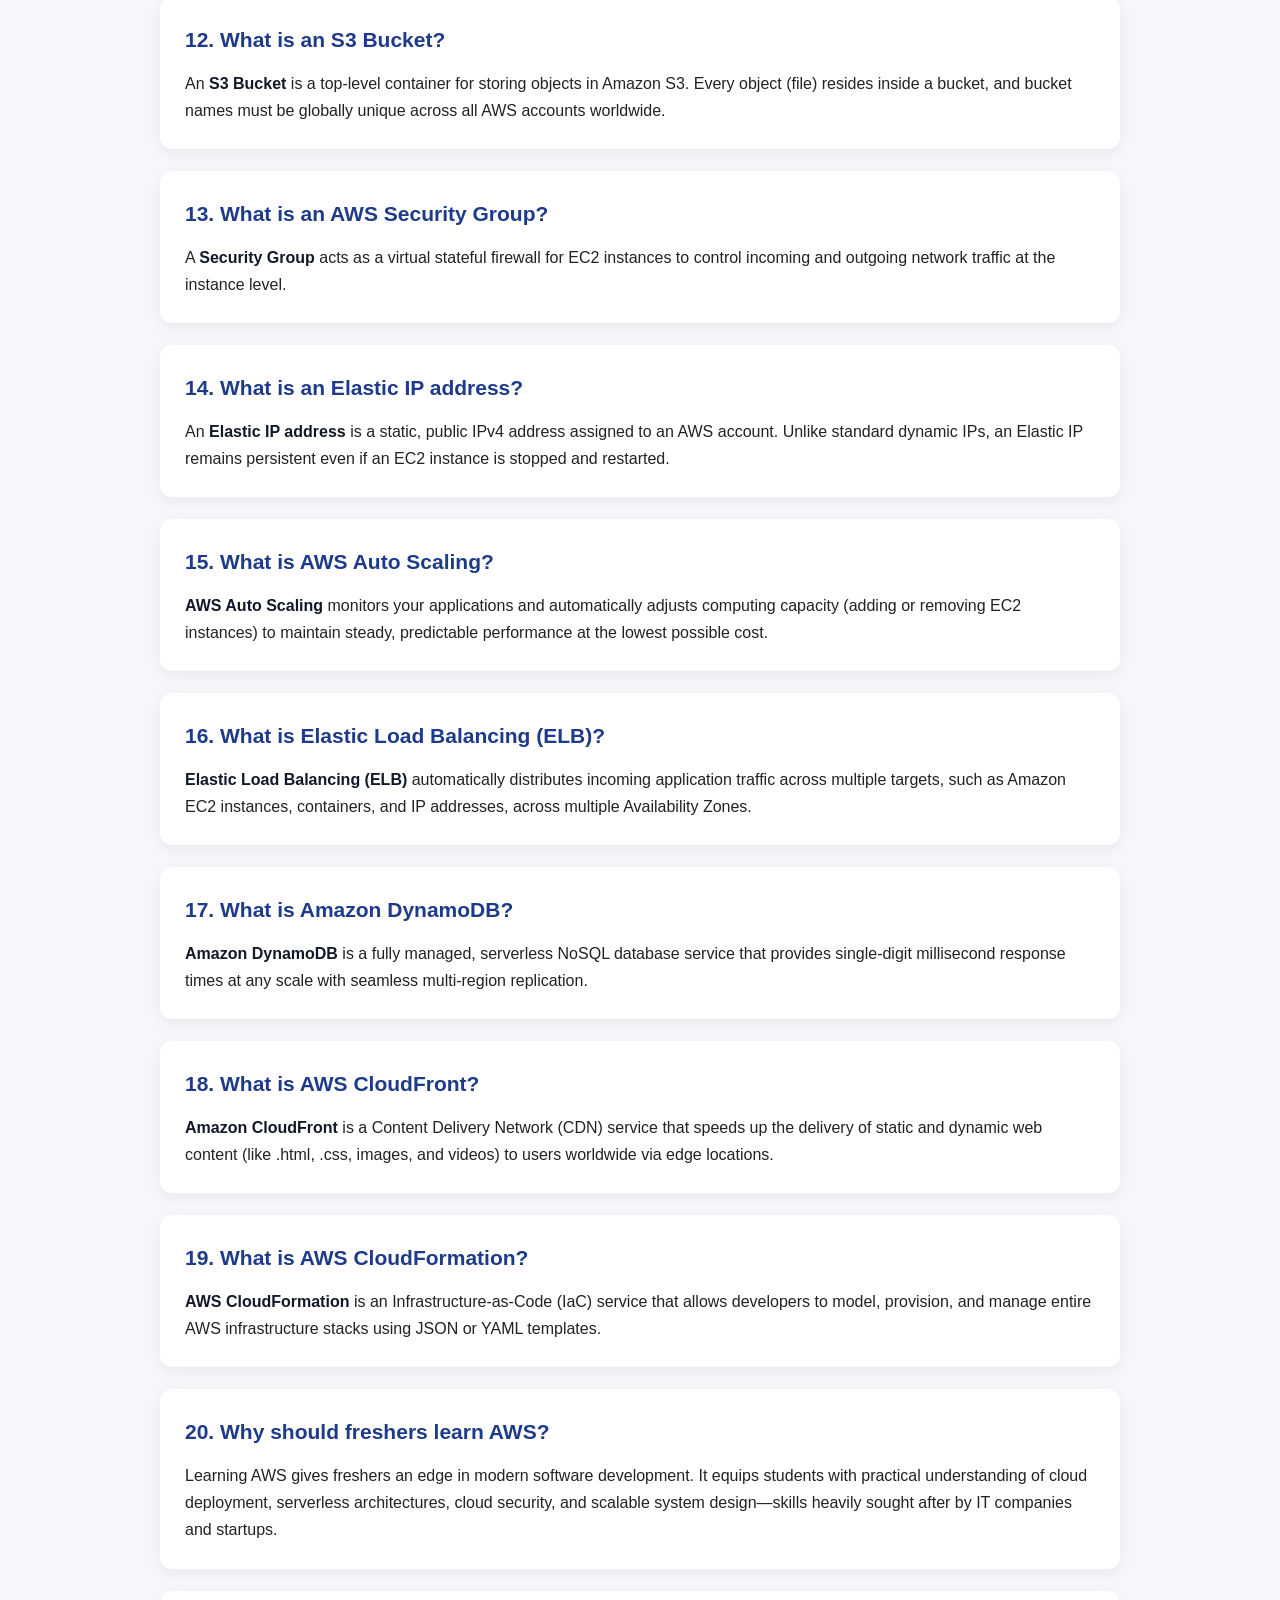
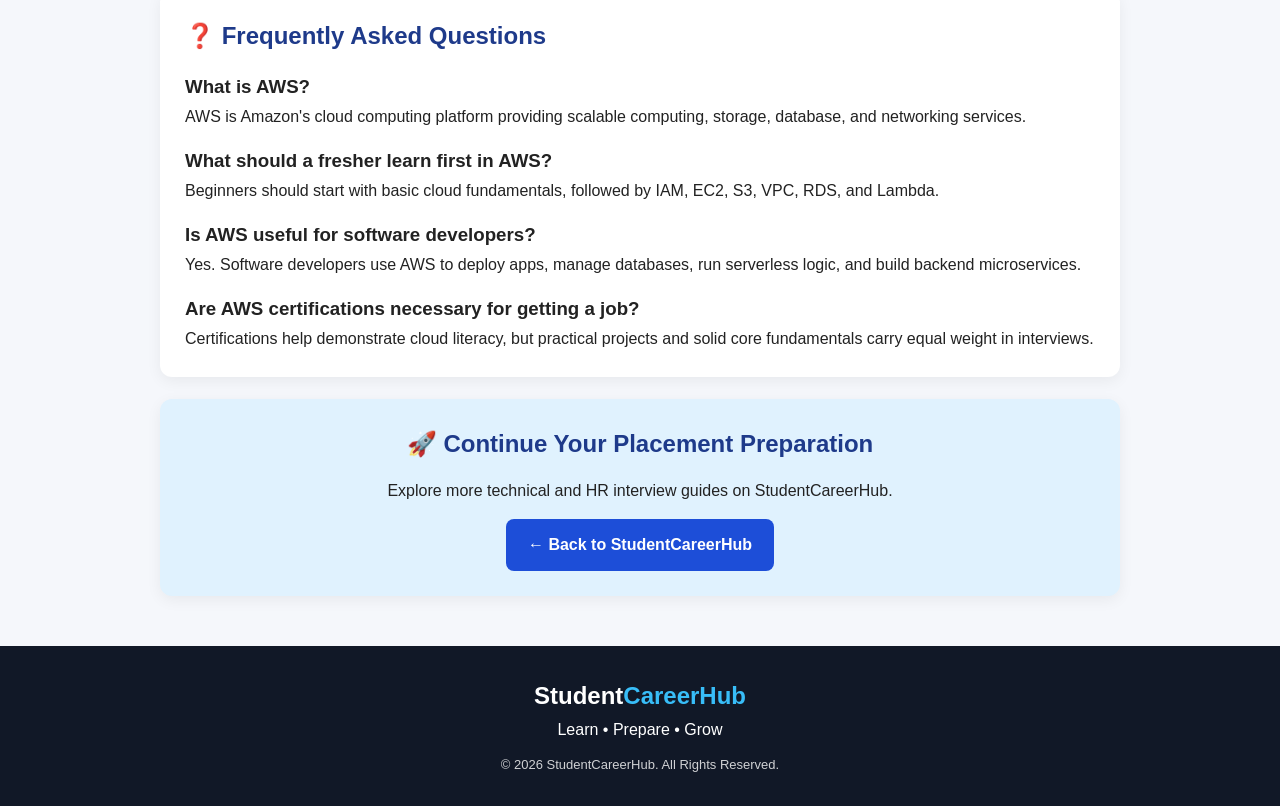
<file: aws-cloud-interview-questions-2026.html>
<!DOCTYPE html>
<html lang="en">

<head>
    <meta charset="UTF-8">
    <meta name="viewport" content="width=device-width, initial-scale=1.0">
    <meta name="theme-color" content="#1e3a8a">

    <!-- SEO Meta Tags -->
    <title>AWS Cloud Interview Questions 2026 | StudentCareerHub</title>
    <meta name="description" content="Top 20 AWS Cloud interview questions and answers for freshers in 2026. Learn EC2, S3, IAM, VPC, Lambda, RDS, DynamoDB, and CloudWatch for cloud interviews.">
    <meta name="keywords" content="AWS interview questions, AWS freshers 2026, EC2, S3, IAM, VPC, Lambda, RDS, DynamoDB, CloudWatch, cloud computing interview">
    <meta name="author" content="StudentCareerHub">
    <meta name="robots" content="index, follow, max-image-preview:large, max-snippet:-1, max-video-preview:-1">

    <!-- Canonical URL -->
    <link rel="canonical" href="https://dwivediayush662-lang.github.io/studentcareerhub/aws-cloud-interview-questions-2026.html">

    <!-- Open Graph (Facebook / LinkedIn) -->
    <meta property="og:title" content="AWS Cloud Interview Questions 2026 | StudentCareerHub">
    <meta property="og:description" content="Prepare for AWS interviews with 20 important questions covering EC2, S3, IAM, VPC, Lambda, RDS and CloudWatch.">
    <meta property="og:type" content="article">
    <meta property="og:url" content="https://dwivediayush662-lang.github.io/studentcareerhub/aws-cloud-interview-questions-2026.html">
    <meta property="og:site_name" content="StudentCareerHub">
    <meta property="og:locale" content="en_IN">

    <!-- Twitter Card -->
    <meta name="twitter:card" content="summary_large_image">
    <meta name="twitter:title" content="AWS Cloud Interview Questions 2026 | StudentCareerHub">
    <meta name="twitter:description" content="20 important AWS Cloud interview questions and answers for freshers and beginners.">

    <!-- Article Schema -->
    <script type="application/ld+json">
    {
      "@context": "https://schema.org",
      "@type": "Article",
      "headline": "AWS Cloud Interview Questions 2026",
      "description": "Top AWS Cloud interview questions and answers for freshers in 2026.",
      "author": {
        "@type": "Organization",
        "name": "StudentCareerHub",
        "url": "https://dwivediayush662-lang.github.io/studentcareerhub/"
      },
      "publisher": {
        "@type": "Organization",
        "name": "StudentCareerHub",
        "url": "https://dwivediayush662-lang.github.io/studentcareerhub/"
      },
      "mainEntityOfPage": {
        "@type": "WebPage",
        "@id": "https://dwivediayush662-lang.github.io/studentcareerhub/aws-cloud-interview-questions-2026.html"
      },
      "datePublished": "2026-09-03",
      "dateModified": "2026-09-26"
    }
    </script>

    <!-- Breadcrumb Schema -->
    <script type="application/ld+json">
    {
      "@context": "https://schema.org",
      "@type": "BreadcrumbList",
      "itemListElement": [{
        "@type": "ListItem",
        "position": 1,
        "name": "Home",
        "item": "https://dwivediayush662-lang.github.io/studentcareerhub/"
      },{
        "@type": "ListItem",
        "position": 2,
        "name": "AWS Cloud Interview Questions 2026",
        "item": "https://dwivediayush662-lang.github.io/studentcareerhub/aws-cloud-interview-questions-2026.html"
      }]
    }
    </script>

    <!-- FAQ Schema -->
    <script type="application/ld+json">
    {
      "@context": "https://schema.org",
      "@type": "FAQPage",
      "mainEntity": [
        {
          "@type": "Question",
          "name": "What is AWS?",
          "acceptedAnswer": {
            "@type": "Answer",
            "text": "AWS (Amazon Web Services) is a comprehensive cloud computing platform providing scalable services including computing, storage, networking, and databases over the internet."
          }
        },
        {
          "@type": "Question",
          "name": "What should a fresher learn first in AWS?",
          "acceptedAnswer": {
            "@type": "Answer",
            "text": "Beginners should start with basic cloud computing concepts, followed by core services like IAM (security), EC2 (compute), S3 (storage), VPC (networking), RDS (database), and Lambda (serverless)."
          }
        },
        {
          "@type": "Question",
          "name": "Is AWS useful for software developers?",
          "acceptedAnswer": {
            "@type": "Answer",
            "text": "Yes. Software developers use AWS to deploy microservices, store media, configure managed relational databases, run serverless APIs, and monitor application health."
          }
        },
        {
          "@type": "Question",
          "name": "Are AWS certifications necessary for getting a job?",
          "acceptedAnswer": {
            "@type": "Answer",
            "text": "Certifications like AWS Certified Cloud Practitioner or Solutions Architect Associate validate foundational knowledge, but hands-on projects, architecture understanding, and interview prep are equally important."
          }
        }
      ]
    }
    </script>

    <style>
        :root {
            --primary-dark: #111827;
            --brand-blue: #1e3a8a;
            --accent-blue: #38bdf8;
            --link-blue: #1d4ed8;
            --bg-light: #f5f7fb;
            --card-bg: #ffffff;
            --text-dark: #222222;
        }

        * {
            box-sizing: border-box;
            margin: 0;
            padding: 0;
        }

        body {
            font-family: Arial, sans-serif;
            line-height: 1.7;
            background: var(--bg-light);
            color: var(--text-dark);
        }

        header {
            background: var(--primary-dark);
            padding: 18px 8%;
            position: sticky;
            top: 0;
            z-index: 1000;
        }

        .navbar {
            display: flex;
            justify-content: space-between;
            align-items: center;
            gap: 20px;
        }

        .logo {
            font-size: 24px;
            font-weight: bold;
            color: white;
        }

        .logo span {
            color: var(--accent-blue);
        }

        .nav-links {
            display: flex;
            list-style: none;
            gap: 18px;
            flex-wrap: wrap;
        }

        .nav-links a {
            color: white;
            text-decoration: none;
            font-size: 14px;
            transition: color 0.2s;
        }

        .nav-links a:hover {
            color: var(--accent-blue);
        }

        .hero {
            background: linear-gradient(135deg, var(--primary-dark), var(--brand-blue));
            color: white;
            padding: 70px 8%;
            text-align: center;
        }

        .hero h1 {
            font-size: 42px;
            margin-bottom: 15px;
        }

        .hero p {
            max-width: 750px;
            margin: auto;
            font-size: 18px;
        }

        .badge {
            display: inline-block;
            background: rgba(255, 255, 255, 0.15);
            padding: 7px 15px;
            border-radius: 20px;
            margin-bottom: 20px;
            font-size: 14px;
        }

        .container {
            max-width: 1000px;
            margin: 40px auto;
            padding: 0 20px;
        }

        .article-intro,
        .question,
        .faq,
        .cta {
            background: var(--card-bg);
            padding: 25px;
            margin-bottom: 22px;
            border-radius: 12px;
            box-shadow: 0 4px 15px rgba(0, 0, 0, 0.06);
        }

        .article-intro h2,
        .question h2,
        .faq h2,
        .cta h2 {
            color: var(--brand-blue);
            margin-bottom: 12px;
        }

        .question h2 {
            font-size: 21px;
        }

        .question strong {
            color: var(--primary-dark);
        }

        .toc {
            background: #eaf2ff;
            padding: 25px;
            border-radius: 12px;
            margin-bottom: 30px;
        }

        .toc h2 {
            margin-bottom: 15px;
            color: var(--brand-blue);
        }

        .toc-grid {
            display: grid;
            grid-template-columns: repeat(auto-fit, minmax(280px, 1fr));
            gap: 10px;
            list-style: none;
        }

        .toc-grid a {
            color: var(--link-blue);
            text-decoration: none;
            font-size: 15px;
        }

        .toc-grid a:hover {
            text-decoration: underline;
        }

        .cta {
            text-align: center;
            background: #e0f2fe;
        }

        .cta a {
            display: inline-block;
            margin-top: 15px;
            background: var(--link-blue);
            color: white;
            padding: 12px 22px;
            border-radius: 8px;
            text-decoration: none;
            font-weight: bold;
        }

        .cta a:hover {
            background: #1e40af;
        }

        footer {
            background: var(--primary-dark);
            color: white;
            text-align: center;
            padding: 30px 20px;
            margin-top: 50px;
        }

        footer a {
            color: #93c5fd;
            margin: 0 8px;
            text-decoration: none;
        }

        @media (max-width: 700px) {
            .navbar {
                flex-direction: column;
            }

            .nav-links {
                justify-content: center;
            }

            .hero h1 {
                font-size: 30px;
            }

            .hero p {
                font-size: 16px;
            }
        }
    </style>
</head>

<body>

    <header>
        <nav class="navbar" aria-label="Main Navigation">
            <div class="logo">
                Student<span>CareerHub</span>
            </div>
            <ul class="nav-links">
                <li><a href="index.html">Home</a></li>
                <li><a href="java-interview-questions-2026.html">Java</a></li>
                <li><a href="sql-interview-questions-2026.html">SQL</a></li>
                <li><a href="reactjs-interview-questions-2026.html">React.js</a></li>
                <li><a href="nodejs-interview-questions-2026.html">Node.js</a></li>
                <li><a href="aws-cloud-interview-questions-2026.html">AWS</a></li>
            </ul>
        </nav>
    </header>

    <section class="hero">
        <div class="badge">☁️ AWS Cloud Interview Preparation 2026</div>
        <h1>AWS Cloud Interview Questions 2026</h1>
        <p>
            20 essential AWS Cloud interview questions and answers tailored for freshers, software developers, and aspiring cloud engineers.
        </p>
    </section>

    <main class="container">

        <section class="article-intro">
            <h2>AWS Cloud Interview Questions for Freshers</h2>
            <p>
                AWS (Amazon Web Services) is the leading global cloud platform. Whether you are aiming for DevOps, Cloud Support, Backend Development, or Full-Stack roles, having a strong grasp of foundational AWS concepts is crucial for cracking technical interviews in 2026.
            </p>
            <p style="margin-top: 10px;">
                This guide presents clear, beginner-friendly answers for 20 common interview questions covering EC2, S3, IAM, VPC, Lambda, RDS, DynamoDB, and CloudWatch.
            </p>
        </section>

        <!-- Complete Table of Contents -->
        <section class="toc">
            <h2>📚 Quick Navigation (Jump to Questions)</h2>
            <ul class="toc-grid">
                <li><a href="#q1">1. What is AWS?</a></li>
                <li><a href="#q2">2. What is Amazon EC2?</a></li>
                <li><a href="#q3">3. What is Amazon S3?</a></li>
                <li><a href="#q4">4. What is AWS IAM?</a></li>
                <li><a href="#q5">5. What is Amazon VPC?</a></li>
                <li><a href="#q6">6. What is AWS Lambda?</a></li>
                <li><a href="#q7">7. What is Amazon RDS?</a></li>
                <li><a href="#q8">8. What is Amazon CloudWatch?</a></li>
                <li><a href="#q9">9. What is an AWS Region?</a></li>
                <li><a href="#q10">10. What is an Availability Zone?</a></li>
                <li><a href="#q11">11. What is an AMI?</a></li>
                <li><a href="#q12">12. What is an S3 Bucket?</a></li>
                <li><a href="#q13">13. What is a Security Group?</a></li>
                <li><a href="#q14">14. What is an Elastic IP?</a></li>
                <li><a href="#q15">15. What is Auto Scaling?</a></li>
                <li><a href="#q16">16. What is Elastic Load Balancing?</a></li>
                <li><a href="#q17">17. What is Amazon DynamoDB?</a></li>
                <li><a href="#q18">18. What is AWS CloudFront?</a></li>
                <li><a href="#q19">19. What is CloudFormation?</a></li>
                <li><a href="#q20">20. Why learn AWS as a fresher?</a></li>
            </ul>
        </section>

        <!-- Question List -->
        <article class="question" id="q1">
            <h2>1. What is AWS?</h2>
            <p>
                <strong>AWS (Amazon Web Services)</strong> is a leading cloud computing platform provided by Amazon. It offers scalable, pay-as-you-go services including virtual computing power, object and block storage, databases, networking, artificial intelligence, and security over the internet.
            </p>
        </article>

        <article class="question" id="q2">
            <h2>2. What is Amazon EC2?</h2>
            <p>
                <strong>Amazon EC2 (Elastic Compute Cloud)</strong> provides scalable virtual servers in the cloud called "instances." It allows developers to run applications, scale computing capacity up or down depending on traffic demands, and configure custom OS and hardware specifications.
            </p>
        </article>

        <article class="question" id="q3">
            <h2>3. What is Amazon S3?</h2>
            <p>
                <strong>Amazon S3 (Simple Storage Service)</strong> is an object storage service designed to store and retrieve any amount of data from anywhere. It offers high durability (99.999999999%), scalability, and availability, making it ideal for storing images, documents, application backups, and static website hosting.
            </p>
        </article>

        <article class="question" id="q4">
            <h2>4. What is AWS IAM?</h2>
            <p>
                <strong>AWS IAM (Identity and Access Management)</strong> is a security service that enables administrators to securely control access to AWS resources. IAM allows you to manage users, groups, roles, and granular permissions using policies to follow the Principle of Least Privilege.
            </p>
        </article>

        <article class="question" id="q5">
            <h2>5. What is Amazon VPC?</h2>
            <p>
                <strong>Amazon VPC (Virtual Private Cloud)</strong> allows you to launch AWS resources in a logically isolated virtual network defined by you. You have complete control over your virtual networking environment, including setting up subnets, IP ranges, route tables, and network gateways.
            </p>
        </article>

        <article class="question" id="q6">
            <h2>6. What is AWS Lambda?</h2>
            <p>
                <strong>AWS Lambda</strong> is a event-driven, serverless compute service that runs code automatically in response to triggers (such as S3 uploads or HTTP API requests) without needing to provision, manage, or scale servers.
            </p>
        </article>

        <article class="question" id="q7">
            <h2>7. What is Amazon RDS?</h2>
            <p>
                <strong>Amazon RDS (Relational Database Service)</strong> is a managed database service that makes it easy to set up, operate, and scale relational databases in the cloud. It supports engines like MySQL, PostgreSQL, MariaDB, Oracle, and Microsoft SQL Server.
            </p>
        </article>

        <article class="question" id="q8">
            <h2>8. What is Amazon CloudWatch?</h2>
            <p>
                <strong>Amazon CloudWatch</strong> is a monitoring and observability service that collects operational data in the form of logs, metrics, and events. It helps track resource utilization, respond to system-wide performance changes, and set automated alarms.
            </p>
        </article>

        <article class="question" id="q9">
            <h2>9. What is an AWS Region?</h2>
            <p>
                An <strong>AWS Region</strong> is a distinct physical geographical location in the world that contains multiple isolated data centers called Availability Zones. Examples include us-east-1 (N. Virginia) and ap-south-1 (Mumbai).
            </p>
        </article>

        <article class="question" id="q10">
            <h2>10. What is an Availability Zone (AZ)?</h2>
            <p>
                An <strong>Availability Zone (AZ)</strong> consists of one or more discrete data centers with independent power, cooling, and networking within an AWS Region. AZs are interconnected with high-speed, low-latency private networking to provide high availability and redundancy.
            </p>
        </article>

        <article class="question" id="q11">
            <h2>11. What is an AMI in AWS?</h2>
            <p>
                An <strong>AMI (Amazon Machine Image)</strong> is a pre-configured template containing the operating system, application server, and software required to launch an EC2 instance.
            </p>
        </article>

        <article class="question" id="q12">
            <h2>12. What is an S3 Bucket?</h2>
            <p>
                An <strong>S3 Bucket</strong> is a top-level container for storing objects in Amazon S3. Every object (file) resides inside a bucket, and bucket names must be globally unique across all AWS accounts worldwide.
            </p>
        </article>

        <article class="question" id="q13">
            <h2>13. What is an AWS Security Group?</h2>
            <p>
                A <strong>Security Group</strong> acts as a virtual stateful firewall for EC2 instances to control incoming and outgoing network traffic at the instance level.
            </p>
        </article>

        <article class="question" id="q14">
            <h2>14. What is an Elastic IP address?</h2>
            <p>
                An <strong>Elastic IP address</strong> is a static, public IPv4 address assigned to an AWS account. Unlike standard dynamic IPs, an Elastic IP remains persistent even if an EC2 instance is stopped and restarted.
            </p>
        </article>

        <article class="question" id="q15">
            <h2>15. What is AWS Auto Scaling?</h2>
            <p>
                <strong>AWS Auto Scaling</strong> monitors your applications and automatically adjusts computing capacity (adding or removing EC2 instances) to maintain steady, predictable performance at the lowest possible cost.
            </p>
        </article>

        <article class="question" id="q16">
            <h2>16. What is Elastic Load Balancing (ELB)?</h2>
            <p>
                <strong>Elastic Load Balancing (ELB)</strong> automatically distributes incoming application traffic across multiple targets, such as Amazon EC2 instances, containers, and IP addresses, across multiple Availability Zones.
            </p>
        </article>

        <article class="question" id="q17">
            <h2>17. What is Amazon DynamoDB?</h2>
            <p>
                <strong>Amazon DynamoDB</strong> is a fully managed, serverless NoSQL database service that provides single-digit millisecond response times at any scale with seamless multi-region replication.
            </p>
        </article>

        <article class="question" id="q18">
            <h2>18. What is AWS CloudFront?</h2>
            <p>
                <strong>Amazon CloudFront</strong> is a Content Delivery Network (CDN) service that speeds up the delivery of static and dynamic web content (like .html, .css, images, and videos) to users worldwide via edge locations.
            </p>
        </article>

        <article class="question" id="q19">
            <h2>19. What is AWS CloudFormation?</h2>
            <p>
                <strong>AWS CloudFormation</strong> is an Infrastructure-as-Code (IaC) service that allows developers to model, provision, and manage entire AWS infrastructure stacks using JSON or YAML templates.
            </p>
        </article>

        <article class="question" id="q20">
            <h2>20. Why should freshers learn AWS?</h2>
            <p>
                Learning AWS gives freshers an edge in modern software development. It equips students with practical understanding of cloud deployment, serverless architectures, cloud security, and scalable system design—skills heavily sought after by IT companies and startups.
            </p>
        </article>

        <!-- FAQ Section -->
        <section class="faq">
            <h2>❓ Frequently Asked Questions</h2>

            <div style="margin-top: 15px;">
                <h3>What is AWS?</h3>
                <p>AWS is Amazon's cloud computing platform providing scalable computing, storage, database, and networking services.</p>
            </div>

            <div style="margin-top: 15px;">
                <h3>What should a fresher learn first in AWS?</h3>
                <p>Beginners should start with basic cloud fundamentals, followed by IAM, EC2, S3, VPC, RDS, and Lambda.</p>
            </div>

            <div style="margin-top: 15px;">
                <h3>Is AWS useful for software developers?</h3>
                <p>Yes. Software developers use AWS to deploy apps, manage databases, run serverless logic, and build backend microservices.</p>
            </div>

            <div style="margin-top: 15px;">
                <h3>Are AWS certifications necessary for getting a job?</h3>
                <p>Certifications help demonstrate cloud literacy, but practical projects and solid core fundamentals carry equal weight in interviews.</p>
            </div>
        </section>

        <section class="cta">
            <h2>🚀 Continue Your Placement Preparation</h2>
            <p>Explore more technical and HR interview guides on StudentCareerHub.</p>
            <a href="index.html">← Back to StudentCareerHub</a>
        </section>

    </main>

    <footer>
        <div class="logo">
            Student<span>CareerHub</span>
        </div>
        <p>Learn • Prepare • Grow</p>
        <p style="margin-top: 10px; font-size: 13px; opacity: 0.8;">
            © 2026 StudentCareerHub. All Rights Reserved.
        </p>
    </footer>

</body>

</html>
</file>
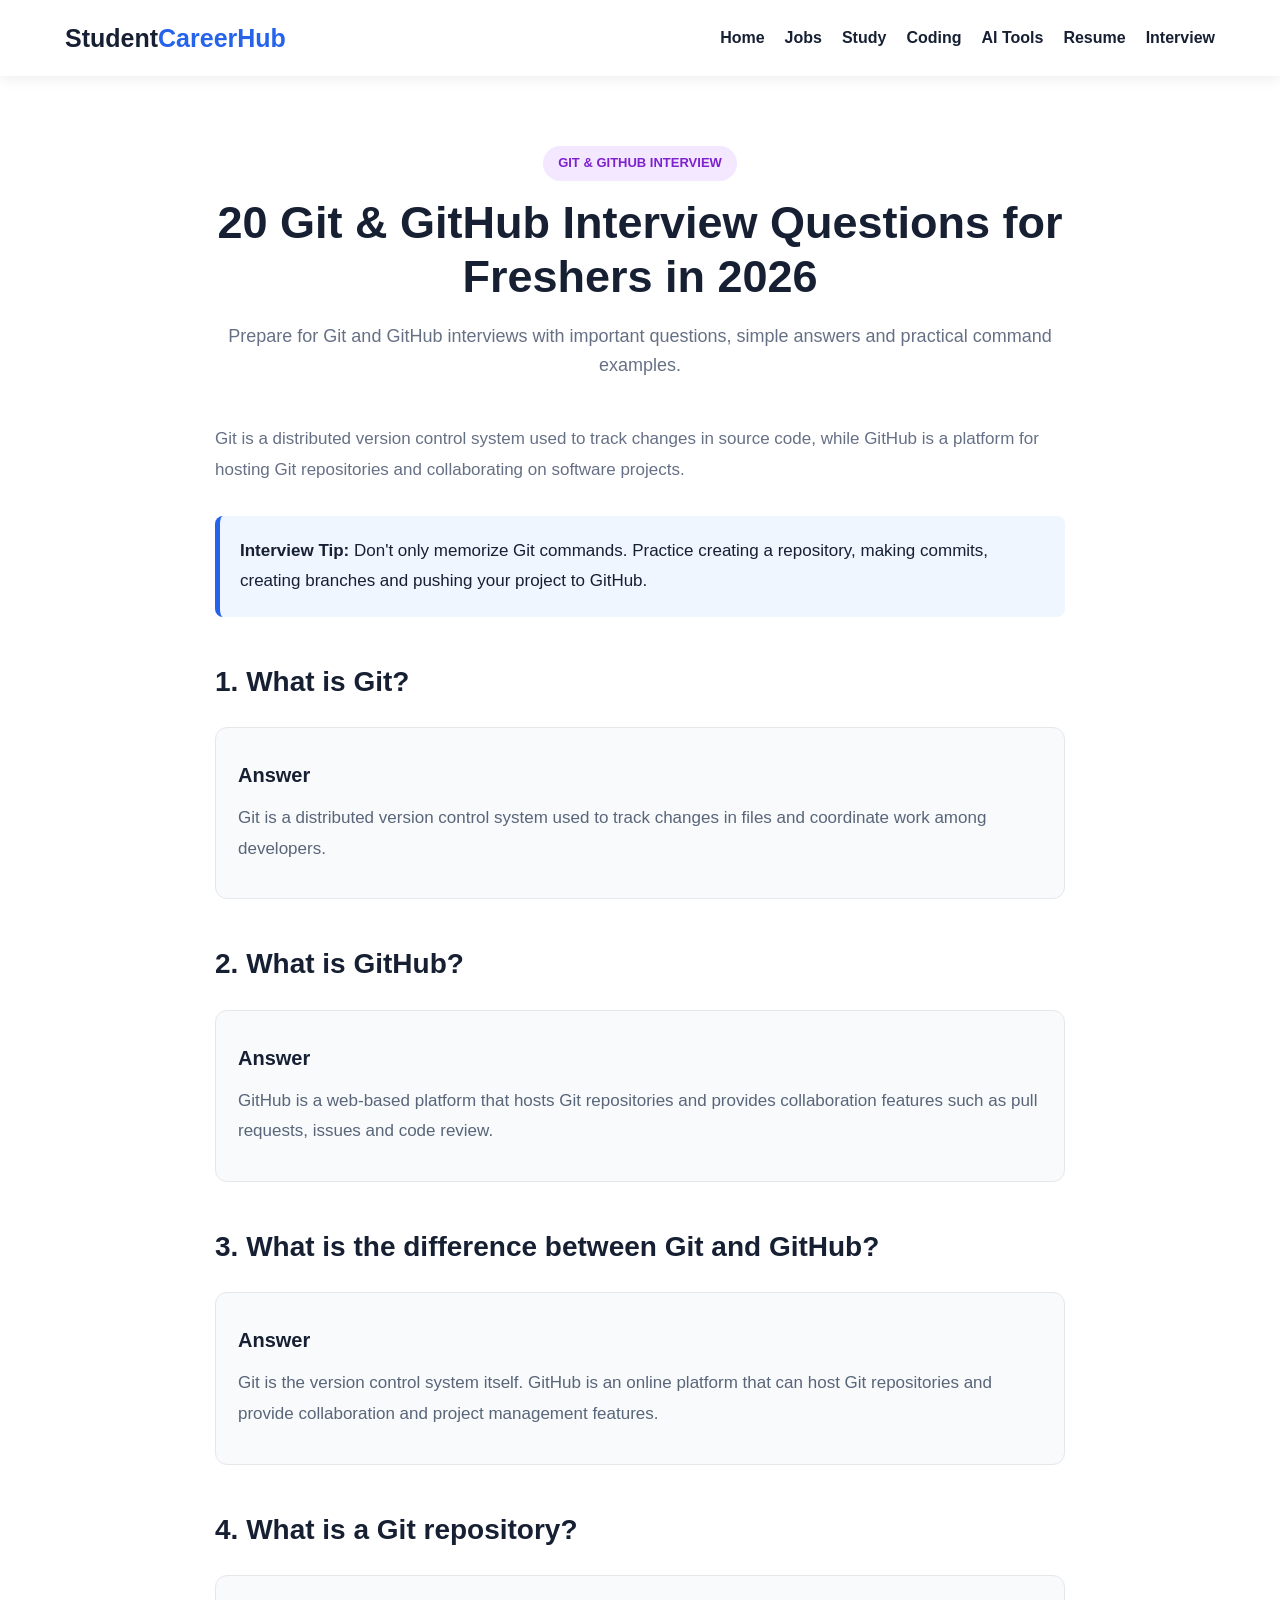
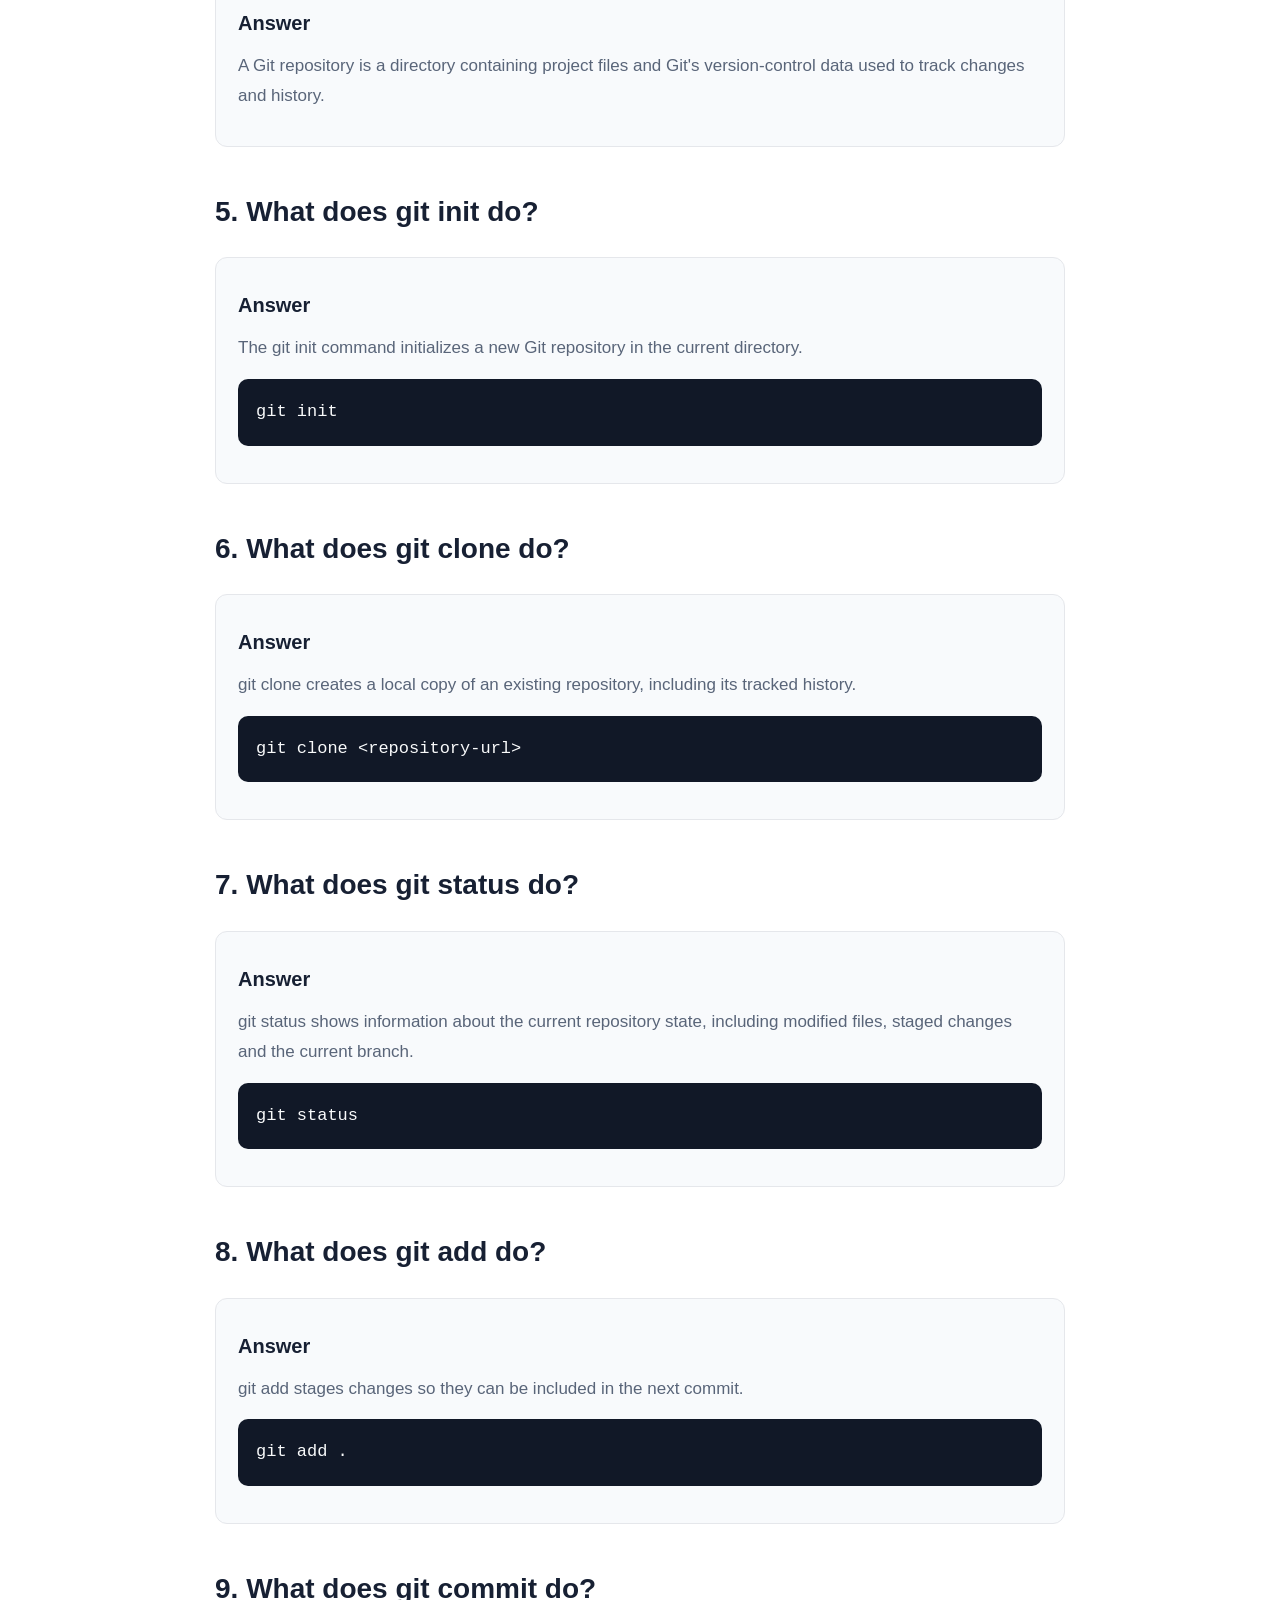
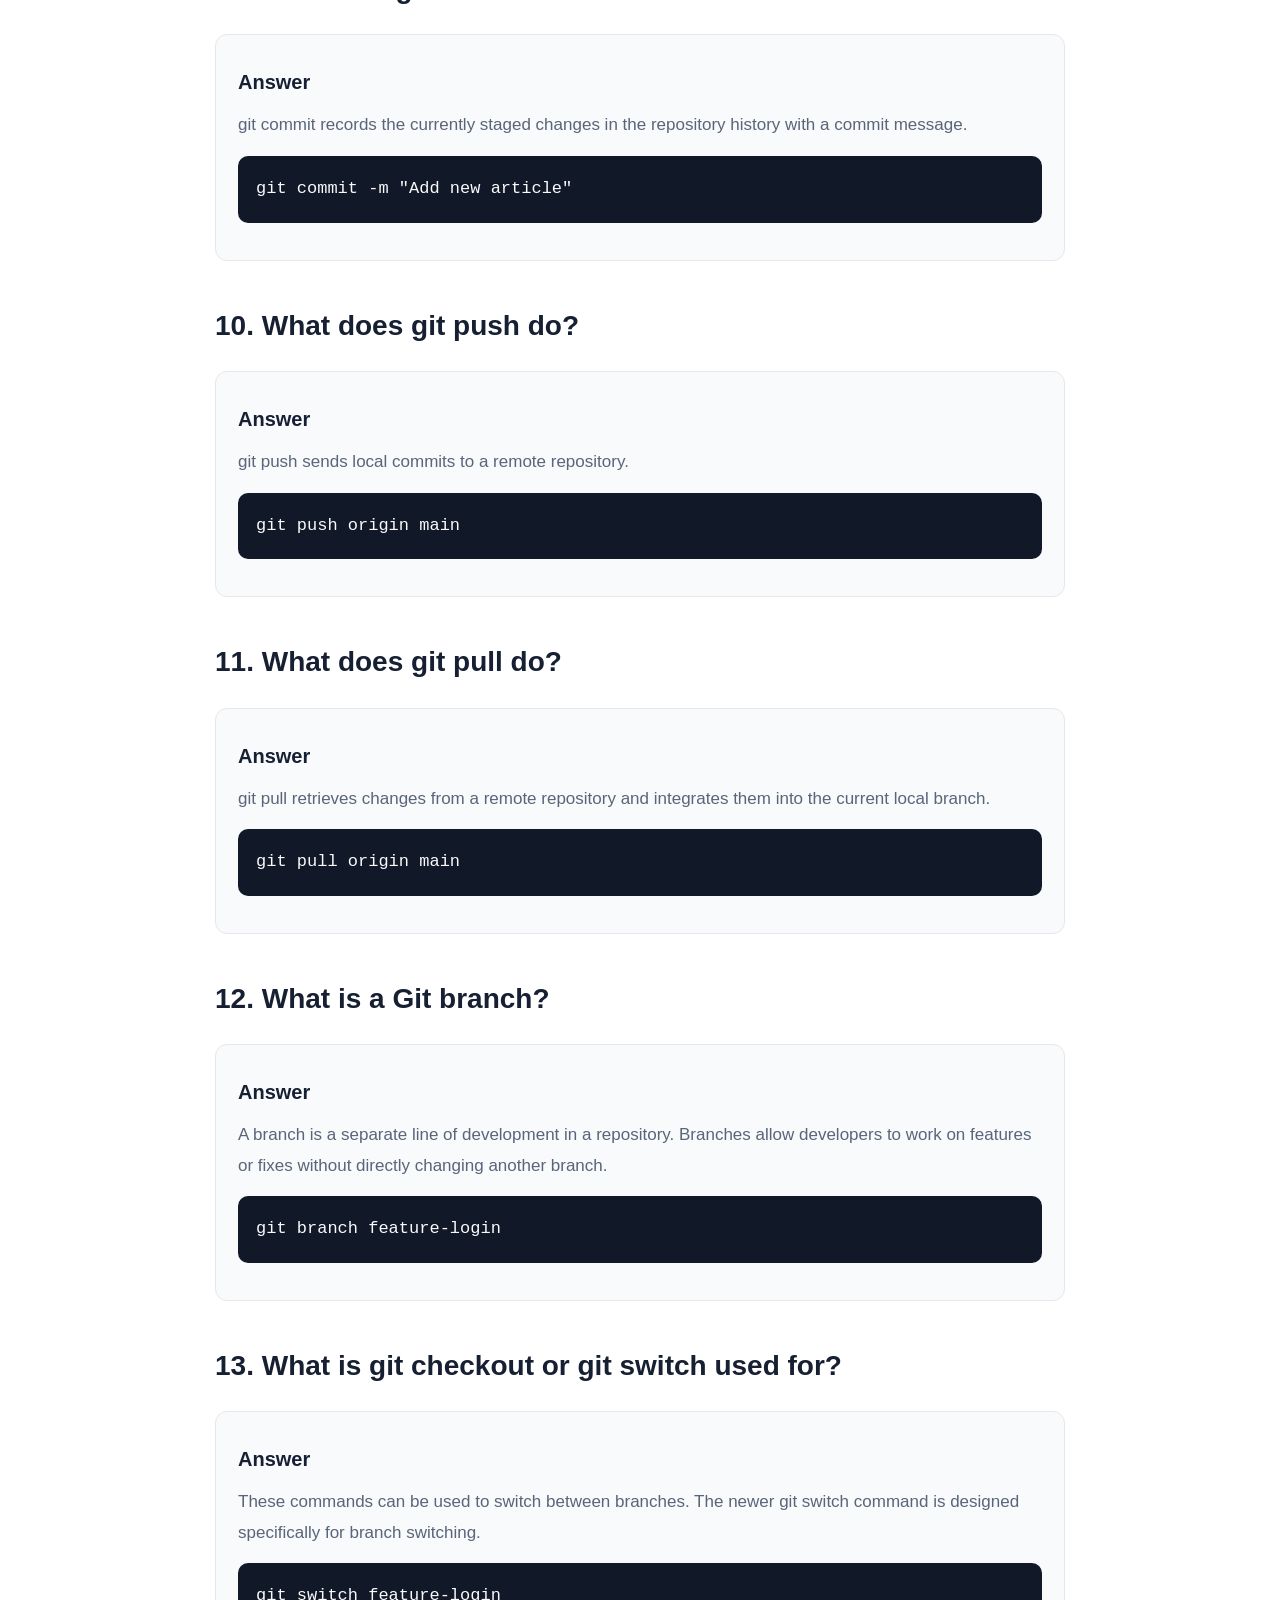
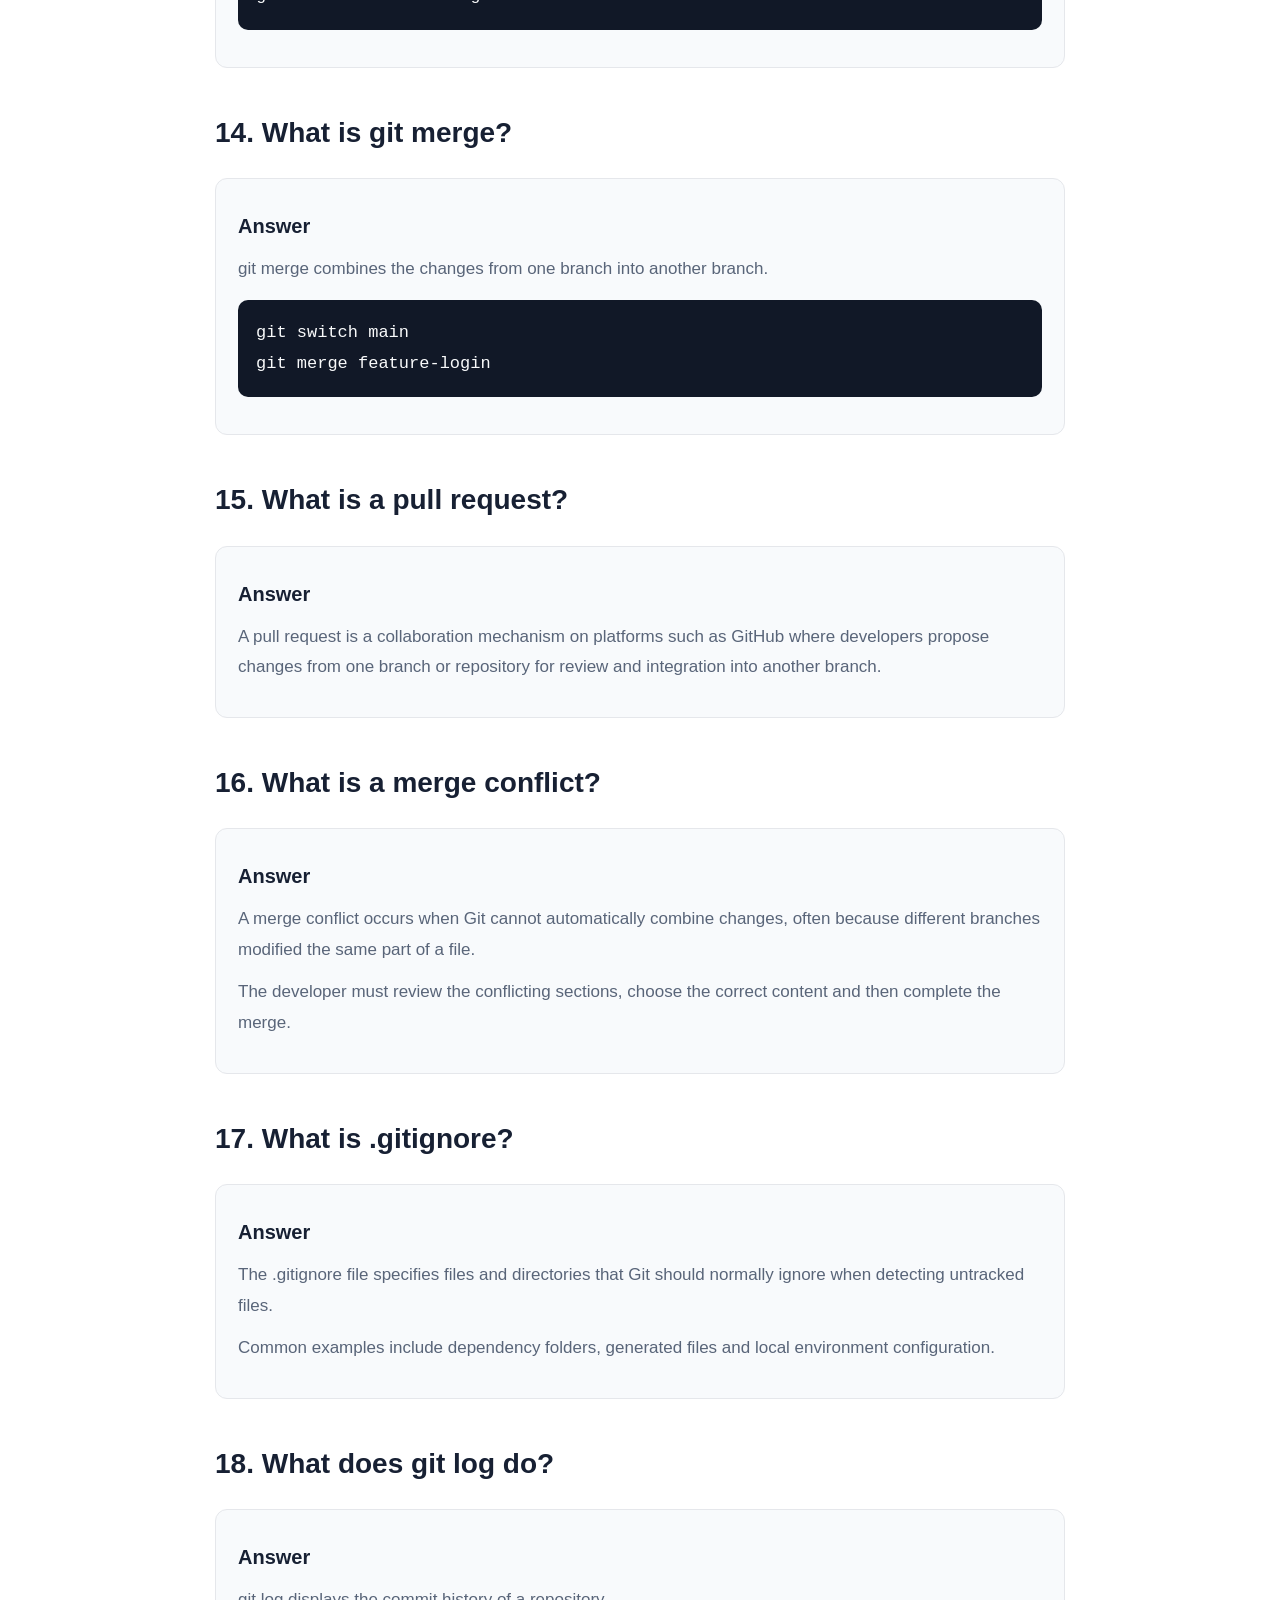
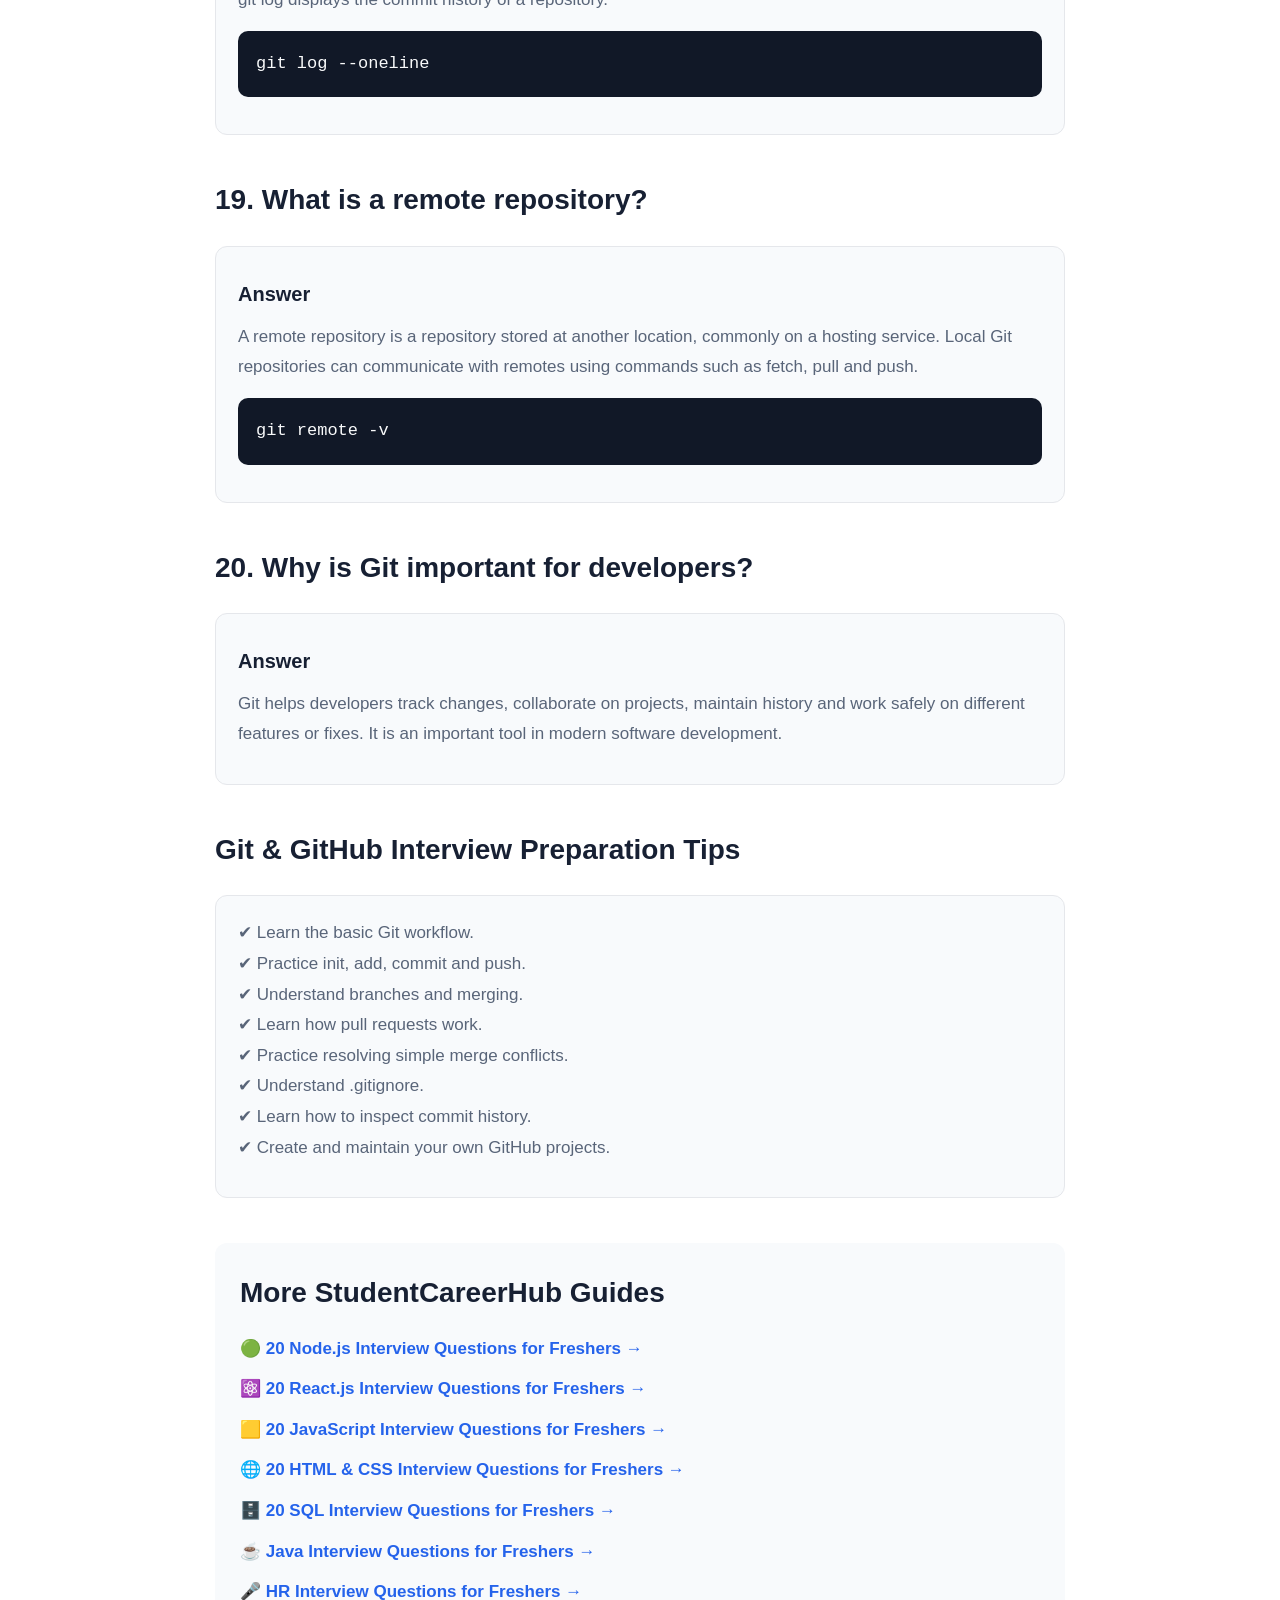
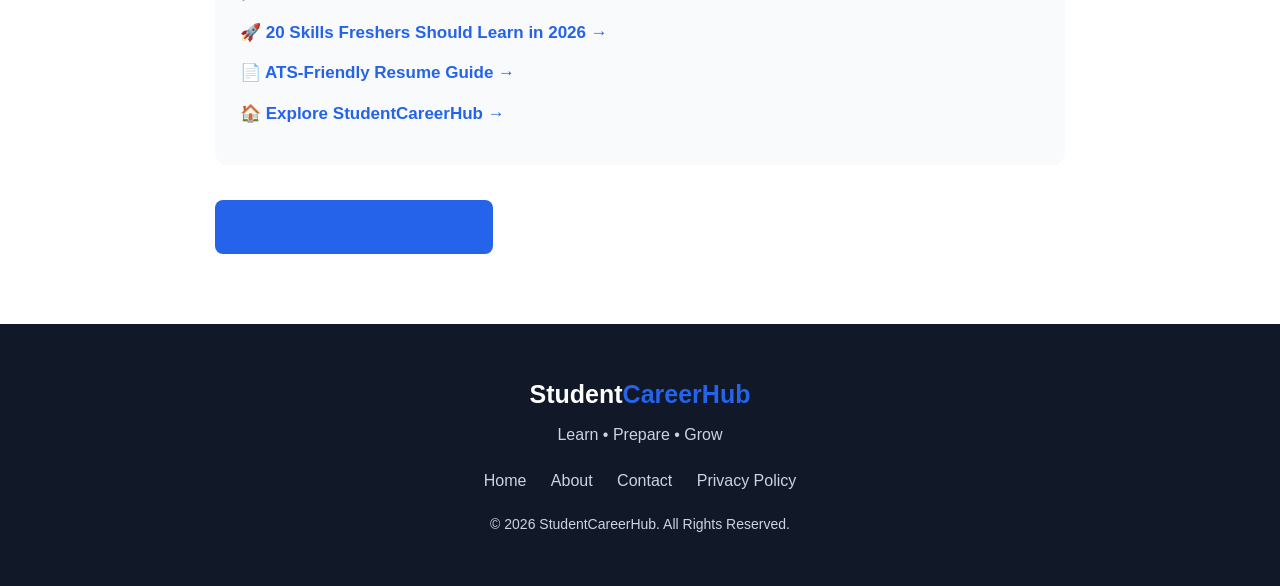
<file: git-github-interview-questions-2026.html>
<!DOCTYPE html>
<html lang="en">

<head>

    <meta charset="UTF-8">

    <meta name="viewport" content="width=device-width, initial-scale=1.0">

    <title>20 Git & GitHub Interview Questions for Freshers in 2026 | StudentCareerHub</title>

    <meta name="description"
        content="Prepare for Git and GitHub interviews with 20 important questions and simple answers for freshers in 2026. Learn Git commands, branches, commits, pull requests, merge conflicts and more.">

    <meta name="keywords"
        content="Git interview questions for freshers, GitHub interview questions 2026, Git commands interview questions, Git GitHub questions and answers">

    <meta name="author" content="StudentCareerHub">

    <meta name="robots" content="index, follow">

    <link rel="canonical"
        href="https://dwivediayush662-lang.github.io/studentcareerhub/git-github-interview-questions-2026.html">

    <link rel="stylesheet" href="style.css">

    <style>

        .article-page {
            max-width: 900px;
            margin: auto;
            padding: 70px 25px;
        }

        .article-header {
            text-align: center;
            margin-bottom: 45px;
        }

        .article-category {
            display: inline-block;
            background: #f3e8ff;
            color: #7e22ce;
            padding: 7px 15px;
            border-radius: 50px;
            font-weight: 700;
            font-size: 13px;
            margin-bottom: 15px;
        }

        .article-header h1 {
            font-size: 45px;
            line-height: 1.2;
            margin-bottom: 18px;
        }

        .article-header p {
            color: #667085;
            font-size: 18px;
        }

        .article-content {
            font-size: 17px;
            line-height: 1.8;
        }

        .article-content h2 {
            font-size: 28px;
            margin-top: 40px;
            margin-bottom: 15px;
        }

        .question {
            background: #f8fafc;
            border: 1px solid #e5e7eb;
            border-radius: 12px;
            padding: 22px;
            margin: 20px 0;
        }

        .question h3 {
            color: #172033;
            margin-bottom: 10px;
        }

        .question p {
            color: #596579;
        }

        .tip-box {
            background: #eff6ff;
            border-left: 5px solid #2563eb;
            padding: 20px;
            margin: 30px 0;
            border-radius: 8px;
        }

        .command-box {
            background: #111827;
            color: #f9fafb;
            padding: 18px;
            border-radius: 10px;
            margin: 15px 0;
            overflow-x: auto;
            font-family: monospace;
        }

        .related-links {
            background: #f8fafc;
            padding: 25px;
            border-radius: 12px;
            margin-top: 45px;
        }

        .related-links h2 {
            margin-top: 0;
        }

        .related-links a {
            display: block;
            margin: 10px 0;
            color: #2563eb;
            font-weight: 600;
            text-decoration: none;
        }

        .back-button {
            display: inline-block;
            margin-top: 35px;
            padding: 12px 20px;
            background: #2563eb;
            color: white;
            text-decoration: none;
            border-radius: 8px;
            font-weight: 700;
        }

        @media (max-width: 600px) {

            .article-header h1 {
                font-size: 32px;
            }

            .article-content {
                font-size: 16px;
            }

        }

    </style>

</head>


<body>


<header>

    <nav class="navbar">

        <div class="logo">
            Student<span>CareerHub</span>
        </div>

        <ul class="nav-links">

            <li>
                <a href="index.html">Home</a>
            </li>

            <li>
                <a href="index.html#jobs">Jobs</a>
            </li>

            <li>
                <a href="index.html#study">Study</a>
            </li>

            <li>
                <a href="index.html#coding">Coding</a>
            </li>

            <li>
                <a href="index.html#ai">AI Tools</a>
            </li>

            <li>
                <a href="index.html#resume">Resume</a>
            </li>

            <li>
                <a href="index.html#interview">Interview</a>
            </li>

        </ul>

    </nav>

</header>



<main class="article-page">


    <div class="article-header">

        <span class="article-category">
            GIT & GITHUB INTERVIEW
        </span>

        <h1>
            20 Git & GitHub Interview Questions for Freshers in 2026
        </h1>

        <p>
            Prepare for Git and GitHub interviews with important
            questions, simple answers and practical command examples.
        </p>

    </div>



    <div class="article-content">


        <p>
            Git is a distributed version control system used to
            track changes in source code, while GitHub is a platform
            for hosting Git repositories and collaborating on
            software projects.
        </p>


        <div class="tip-box">

            <strong>Interview Tip:</strong>

            Don't only memorize Git commands. Practice creating a
            repository, making commits, creating branches and
            pushing your project to GitHub.

        </div>



        <h2>1. What is Git?</h2>

        <div class="question">

            <h3>Answer</h3>

            <p>
                Git is a distributed version control system used
                to track changes in files and coordinate work among
                developers.
            </p>

        </div>



        <h2>2. What is GitHub?</h2>

        <div class="question">

            <h3>Answer</h3>

            <p>
                GitHub is a web-based platform that hosts Git
                repositories and provides collaboration features
                such as pull requests, issues and code review.
            </p>

        </div>



        <h2>3. What is the difference between Git and GitHub?</h2>

        <div class="question">

            <h3>Answer</h3>

            <p>
                Git is the version control system itself. GitHub is
                an online platform that can host Git repositories
                and provide collaboration and project management
                features.
            </p>

        </div>



        <h2>4. What is a Git repository?</h2>

        <div class="question">

            <h3>Answer</h3>

            <p>
                A Git repository is a directory containing project
                files and Git's version-control data used to track
                changes and history.
            </p>

        </div>



        <h2>5. What does git init do?</h2>

        <div class="question">

            <h3>Answer</h3>

            <p>
                The git init command initializes a new Git repository
                in the current directory.
            </p>

            <div class="command-box">
                git init
            </div>

        </div>



        <h2>6. What does git clone do?</h2>

        <div class="question">

            <h3>Answer</h3>

            <p>
                git clone creates a local copy of an existing
                repository, including its tracked history.
            </p>

            <div class="command-box">
                git clone &lt;repository-url&gt;
            </div>

        </div>



        <h2>7. What does git status do?</h2>

        <div class="question">

            <h3>Answer</h3>

            <p>
                git status shows information about the current
                repository state, including modified files,
                staged changes and the current branch.
            </p>

            <div class="command-box">
                git status
            </div>

        </div>



        <h2>8. What does git add do?</h2>

        <div class="question">

            <h3>Answer</h3>

            <p>
                git add stages changes so they can be included in
                the next commit.
            </p>

            <div class="command-box">
                git add .
            </div>

        </div>



        <h2>9. What does git commit do?</h2>

        <div class="question">

            <h3>Answer</h3>

            <p>
                git commit records the currently staged changes in
                the repository history with a commit message.
            </p>

            <div class="command-box">
                git commit -m "Add new article"
            </div>

        </div>



        <h2>10. What does git push do?</h2>

        <div class="question">

            <h3>Answer</h3>

            <p>
                git push sends local commits to a remote repository.
            </p>

            <div class="command-box">
                git push origin main
            </div>

        </div>



        <h2>11. What does git pull do?</h2>

        <div class="question">

            <h3>Answer</h3>

            <p>
                git pull retrieves changes from a remote repository
                and integrates them into the current local branch.
            </p>

            <div class="command-box">
                git pull origin main
            </div>

        </div>



        <h2>12. What is a Git branch?</h2>

        <div class="question">

            <h3>Answer</h3>

            <p>
                A branch is a separate line of development in a
                repository. Branches allow developers to work on
                features or fixes without directly changing another
                branch.
            </p>

            <div class="command-box">
                git branch feature-login
            </div>

        </div>



        <h2>13. What is git checkout or git switch used for?</h2>

        <div class="question">

            <h3>Answer</h3>

            <p>
                These commands can be used to switch between
                branches. The newer git switch command is designed
                specifically for branch switching.
            </p>

            <div class="command-box">
                git switch feature-login
            </div>

        </div>



        <h2>14. What is git merge?</h2>

        <div class="question">

            <h3>Answer</h3>

            <p>
                git merge combines the changes from one branch into
                another branch.
            </p>

            <div class="command-box">
                git switch main
                <br>
                git merge feature-login
            </div>

        </div>



        <h2>15. What is a pull request?</h2>

        <div class="question">

            <h3>Answer</h3>

            <p>
                A pull request is a collaboration mechanism on
                platforms such as GitHub where developers propose
                changes from one branch or repository for review
                and integration into another branch.
            </p>

        </div>



        <h2>16. What is a merge conflict?</h2>

        <div class="question">

            <h3>Answer</h3>

            <p>
                A merge conflict occurs when Git cannot automatically
                combine changes, often because different branches
                modified the same part of a file.
            </p>

            <p>
                The developer must review the conflicting sections,
                choose the correct content and then complete the
                merge.
            </p>

        </div>



        <h2>17. What is .gitignore?</h2>

        <div class="question">

            <h3>Answer</h3>

            <p>
                The .gitignore file specifies files and directories
                that Git should normally ignore when detecting
                untracked files.
            </p>

            <p>
                Common examples include dependency folders,
                generated files and local environment configuration.
            </p>

        </div>



        <h2>18. What does git log do?</h2>

        <div class="question">

            <h3>Answer</h3>

            <p>
                git log displays the commit history of a repository.
            </p>

            <div class="command-box">
                git log --oneline
            </div>

        </div>



        <h2>19. What is a remote repository?</h2>

        <div class="question">

            <h3>Answer</h3>

            <p>
                A remote repository is a repository stored at another
                location, commonly on a hosting service. Local Git
                repositories can communicate with remotes using
                commands such as fetch, pull and push.
            </p>

            <div class="command-box">
                git remote -v
            </div>

        </div>



        <h2>20. Why is Git important for developers?</h2>

        <div class="question">

            <h3>Answer</h3>

            <p>
                Git helps developers track changes, collaborate on
                projects, maintain history and work safely on
                different features or fixes. It is an important
                tool in modern software development.
            </p>

        </div>



        <h2>Git & GitHub Interview Preparation Tips</h2>

        <div class="question">

            <p>
                ✔ Learn the basic Git workflow.<br>
                ✔ Practice init, add, commit and push.<br>
                ✔ Understand branches and merging.<br>
                ✔ Learn how pull requests work.<br>
                ✔ Practice resolving simple merge conflicts.<br>
                ✔ Understand .gitignore.<br>
                ✔ Learn how to inspect commit history.<br>
                ✔ Create and maintain your own GitHub projects.
            </p>

        </div>



        <div class="related-links">

            <h2>More StudentCareerHub Guides</h2>

            <a href="nodejs-interview-questions-2026.html">
                🟢 20 Node.js Interview Questions for Freshers →
            </a>

            <a href="reactjs-interview-questions-2026.html">
                ⚛️ 20 React.js Interview Questions for Freshers →
            </a>

            <a href="javascript-interview-questions-2026.html">
                🟨 20 JavaScript Interview Questions for Freshers →
            </a>

            <a href="html-css-interview-questions-2026.html">
                🌐 20 HTML & CSS Interview Questions for Freshers →
            </a>

            <a href="sql-interview-questions-2026.html">
                🗄️ 20 SQL Interview Questions for Freshers →
            </a>

            <a href="java-interview-questions.html">
                ☕ Java Interview Questions for Freshers →
            </a>

            <a href="hr-interview-questions.html">
                🎤 HR Interview Questions for Freshers →
            </a>

            <a href="skills-for-freshers-2026.html">
                🚀 20 Skills Freshers Should Learn in 2026 →
            </a>

            <a href="ats-friendly-resume.html">
                📄 ATS-Friendly Resume Guide →
            </a>

            <a href="index.html">
                🏠 Explore StudentCareerHub →
            </a>

        </div>



        <a href="index.html" class="back-button">
            ← Back to StudentCareerHub
        </a>


    </div>

</main>



<footer>

    <div class="footer-logo">
        Student<span>CareerHub</span>
    </div>

    <p>
        Learn • Prepare • Grow
    </p>

    <div class="footer-links">

        <a href="index.html">Home</a>

        <a href="#">About</a>

        <a href="#">Contact</a>

        <a href="#">Privacy Policy</a>

    </div>

    <p class="copyright">
        © 2026 StudentCareerHub. All Rights Reserved.
    </p>

</footer>


</body>

</html>
</file>
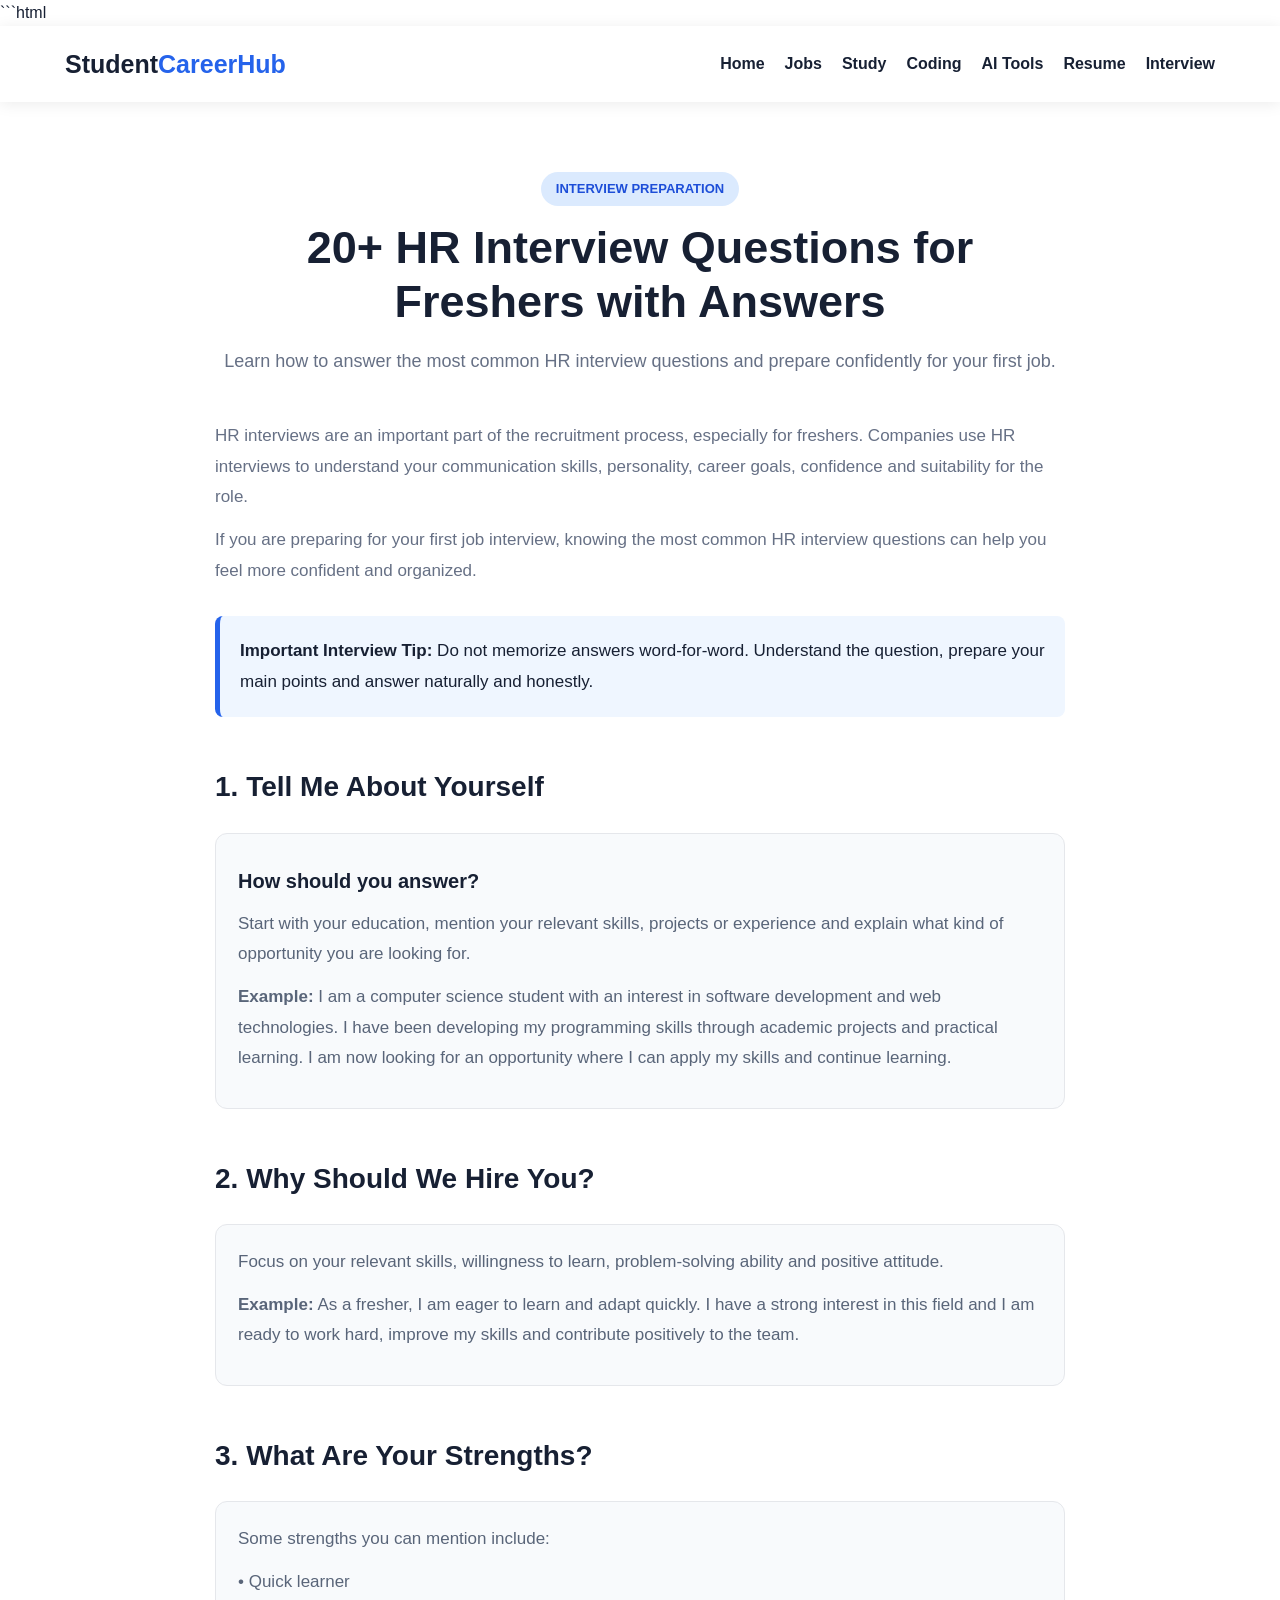
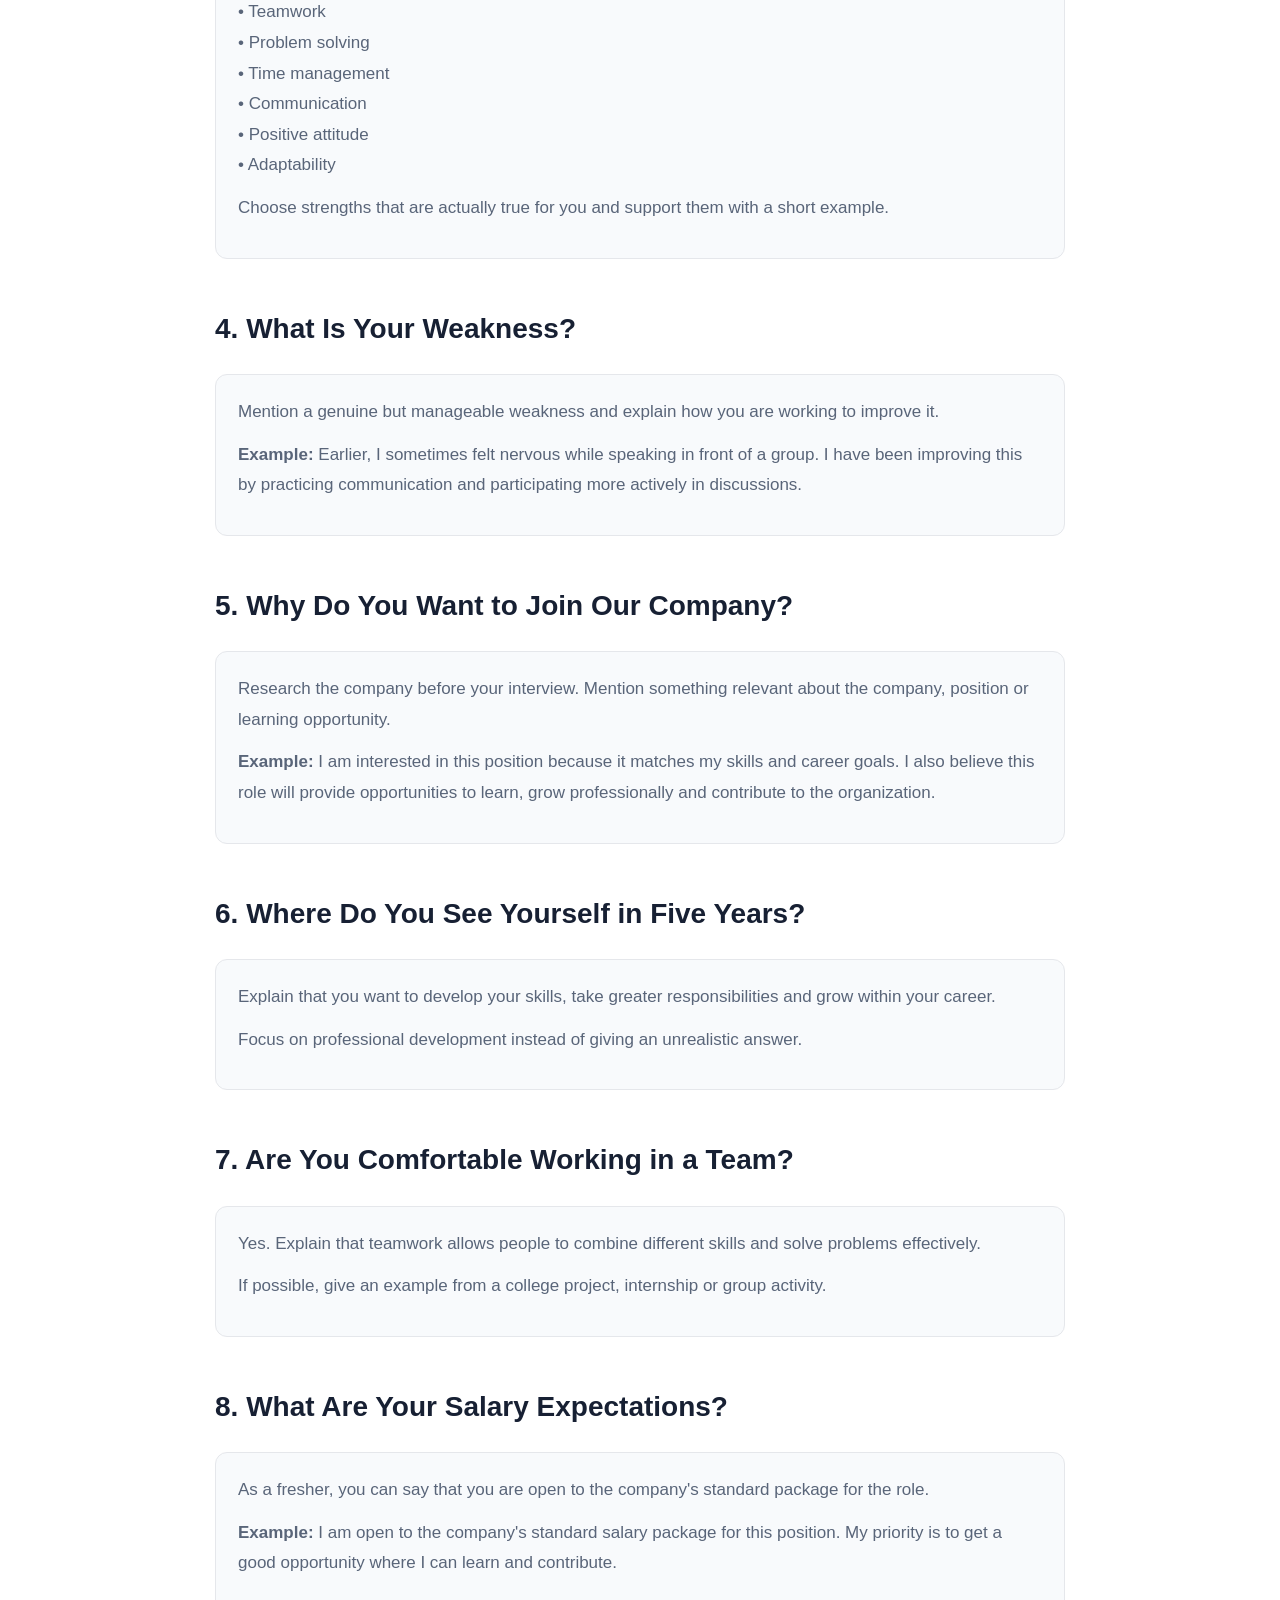
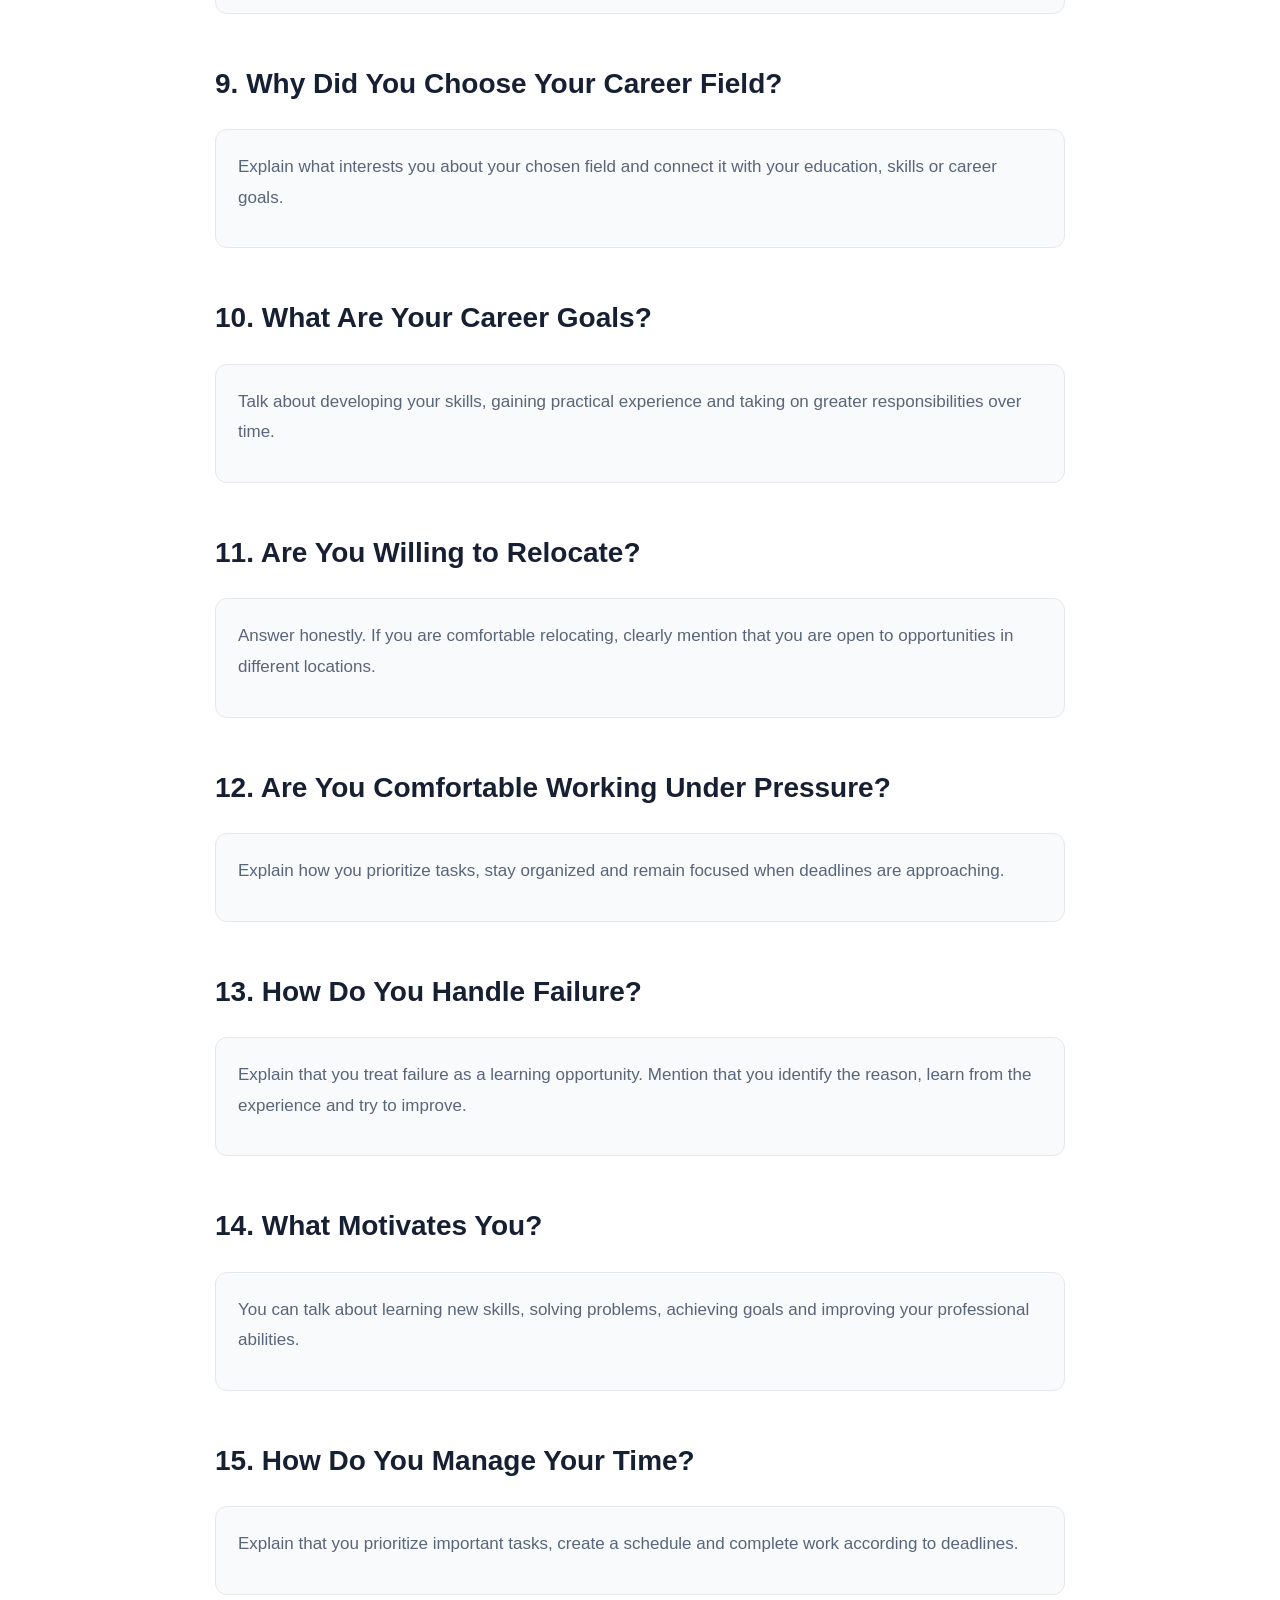
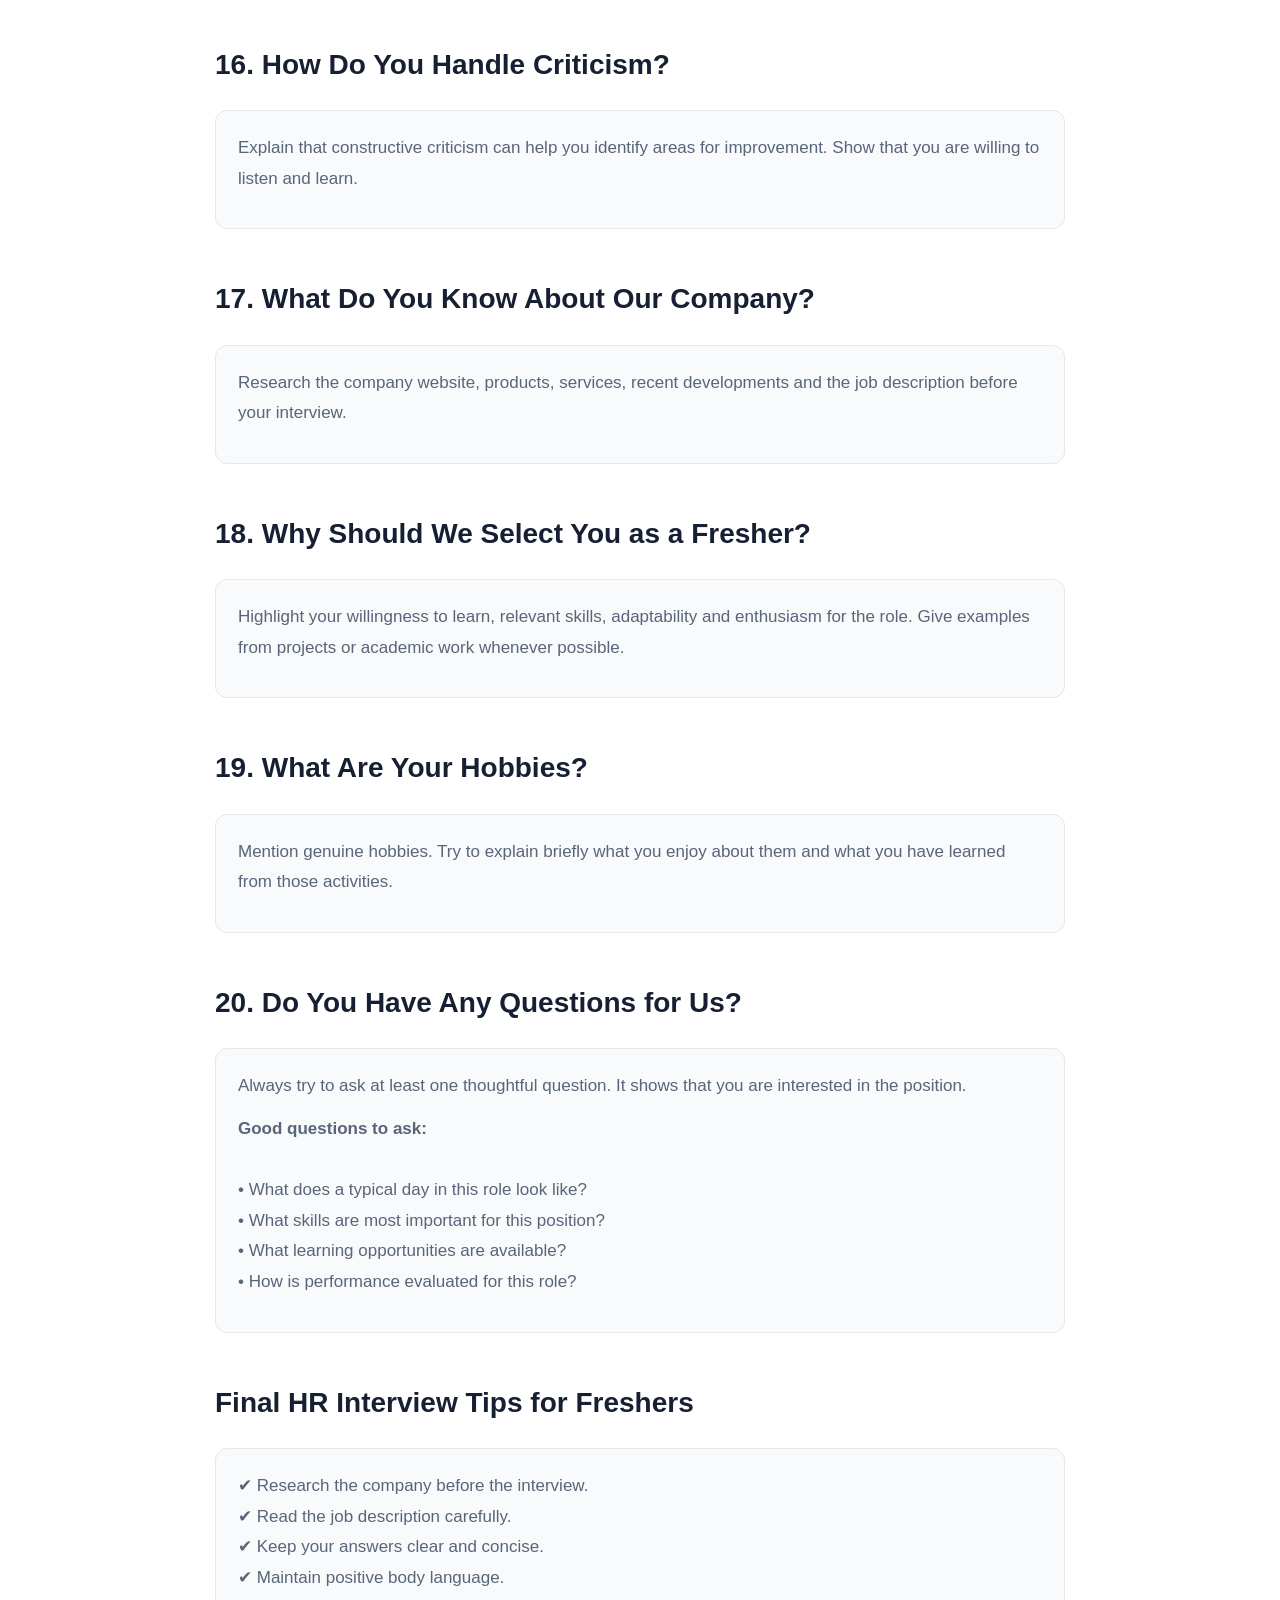
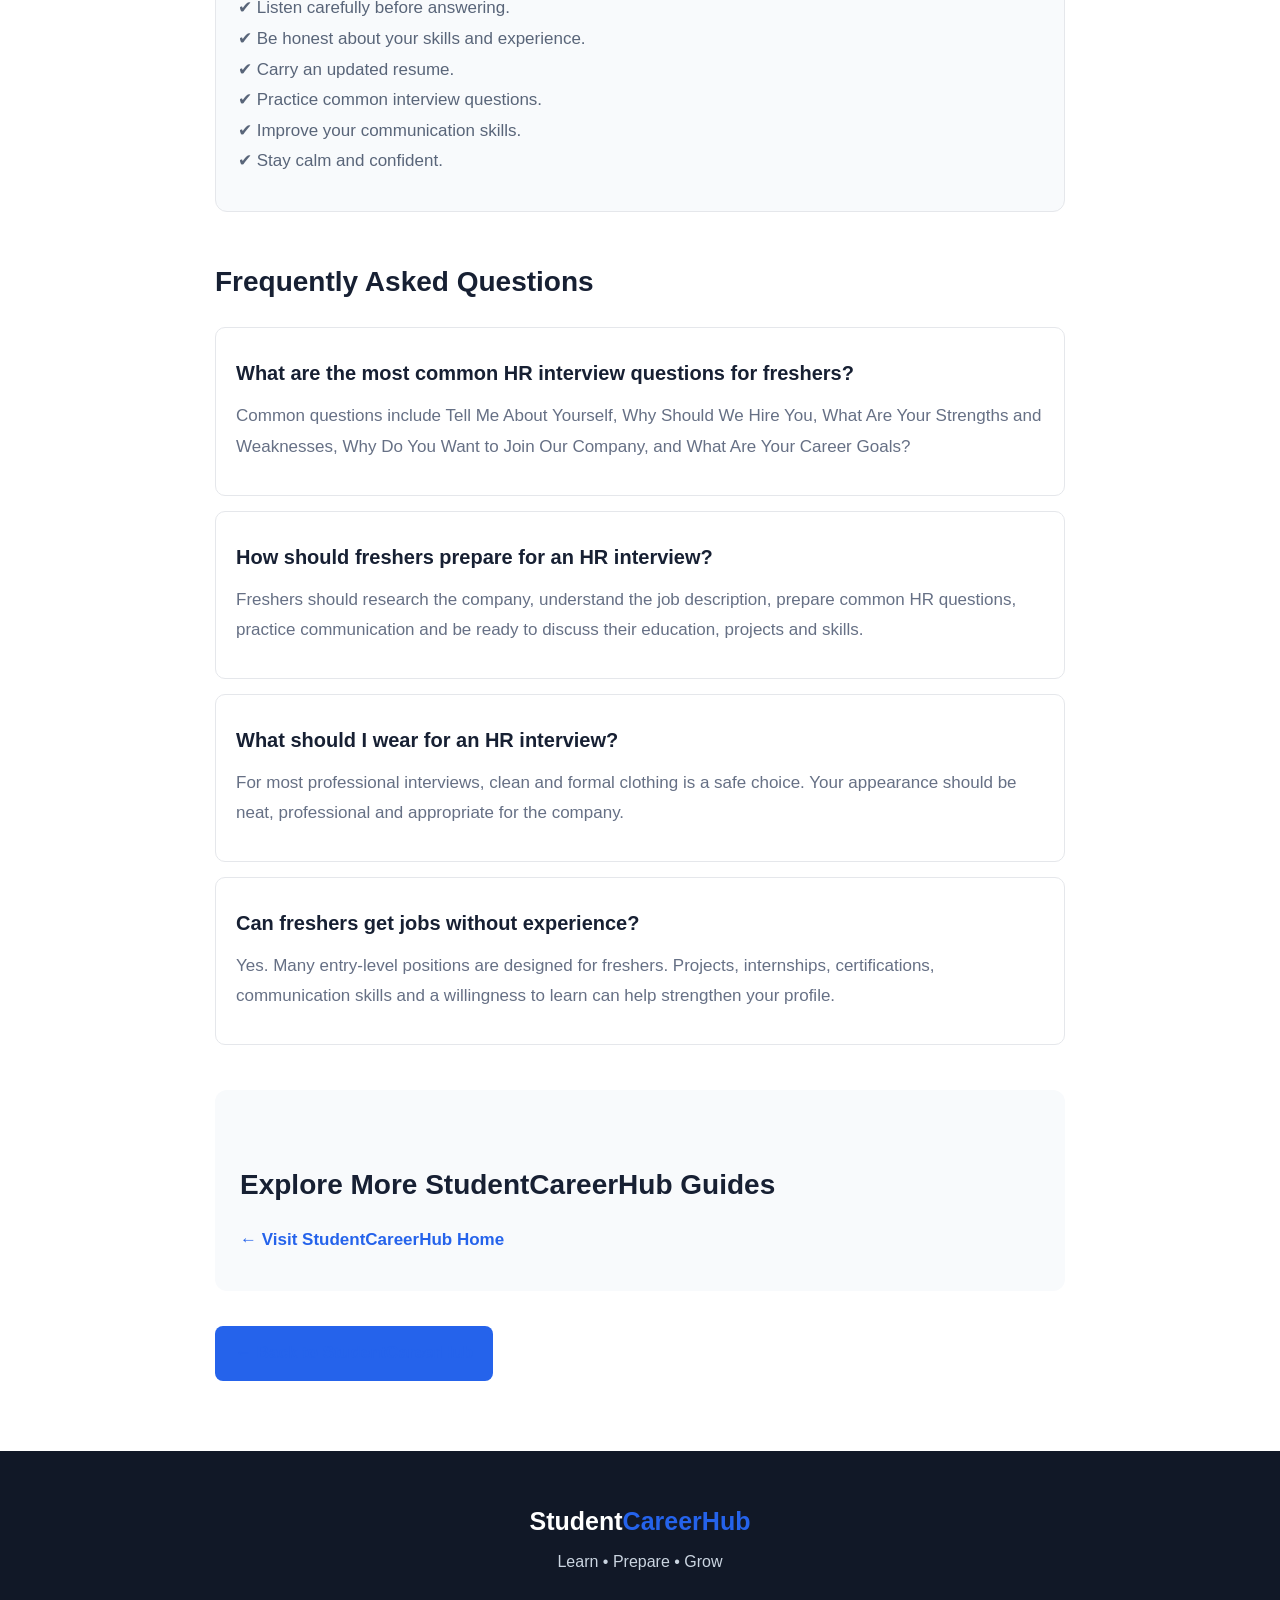
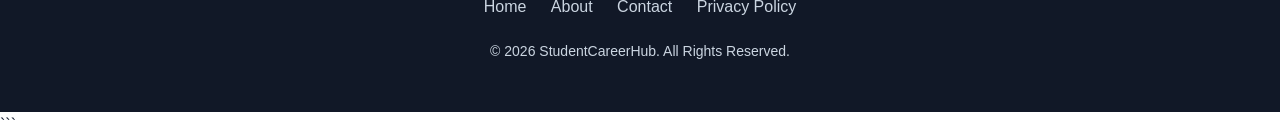
<file: hr-interview-questions.html>
```html
<!DOCTYPE html>
<html lang="en">

<head>

    <meta charset="UTF-8">

    <meta name="viewport" content="width=device-width, initial-scale=1.0">

    <title>20+ HR Interview Questions for Freshers with Answers | StudentCareerHub</title>

    <meta name="description"
        content="Prepare for your HR interview with 20+ common HR interview questions and sample answers for freshers. Learn how to answer confidently and get interview-ready.">

    <meta name="keywords"
        content="HR interview questions for freshers, HR interview questions and answers, interview questions for freshers, HR questions, fresher interview preparation">

    <meta name="author" content="StudentCareerHub">

    <meta name="robots" content="index, follow">

    <link rel="canonical" href="hr-interview-questions.html">

    <link rel="stylesheet" href="style.css">

    <style>

        .article-page {
            max-width: 900px;
            margin: auto;
            padding: 70px 25px;
        }

        .article-header {
            text-align: center;
            margin-bottom: 45px;
        }

        .article-category {
            display: inline-block;
            background: #dbeafe;
            color: #1d4ed8;
            padding: 7px 15px;
            border-radius: 50px;
            font-weight: 700;
            font-size: 13px;
            margin-bottom: 15px;
        }

        .article-header h1 {
            font-size: 45px;
            line-height: 1.2;
            margin-bottom: 18px;
        }

        .article-header p {
            color: #667085;
            font-size: 18px;
        }

        .article-content {
            font-size: 17px;
            line-height: 1.8;
        }

        .article-content h2 {
            font-size: 28px;
            margin-top: 45px;
            margin-bottom: 15px;
        }

        .article-content h3 {
            margin-bottom: 10px;
        }

        .question {
            background: #f8fafc;
            border: 1px solid #e5e7eb;
            border-radius: 12px;
            padding: 22px;
            margin: 20px 0;
        }

        .question h3 {
            color: #172033;
        }

        .question p {
            color: #596579;
        }

        .tip-box {
            background: #eff6ff;
            border-left: 5px solid #2563eb;
            padding: 20px;
            margin: 30px 0;
            border-radius: 8px;
        }

        .faq {
            margin-top: 20px;
        }

        .faq-item {
            background: #ffffff;
            border: 1px solid #e5e7eb;
            border-radius: 10px;
            padding: 20px;
            margin: 15px 0;
        }

        .related-links {
            background: #f8fafc;
            padding: 25px;
            border-radius: 12px;
            margin-top: 45px;
        }

        .related-links a {
            display: block;
            margin: 10px 0;
            color: #2563eb;
            font-weight: 600;
            text-decoration: none;
        }

        .back-button {
            display: inline-block;
            margin-top: 35px;
            padding: 12px 20px;
            background: #2563eb;
            color: white;
            text-decoration: none;
            border-radius: 8px;
            font-weight: 700;
        }

        @media (max-width: 600px) {

            .article-header h1 {
                font-size: 32px;
            }

            .article-content {
                font-size: 16px;
            }

        }

    </style>

</head>


<body>


<!-- ================= NAVBAR ================= -->

<header>

    <nav class="navbar">

        <div class="logo">
            Student<span>CareerHub</span>
        </div>

        <ul class="nav-links">

            <li>
                <a href="index.html">Home</a>
            </li>

            <li>
                <a href="index.html#jobs">Jobs</a>
            </li>

            <li>
                <a href="index.html#study">Study</a>
            </li>

            <li>
                <a href="index.html#coding">Coding</a>
            </li>

            <li>
                <a href="index.html#ai">AI Tools</a>
            </li>

            <li>
                <a href="index.html#resume">Resume</a>
            </li>

            <li>
                <a href="index.html#interview">Interview</a>
            </li>

        </ul>

    </nav>

</header>



<!-- ================= ARTICLE ================= -->

<main class="article-page">


    <div class="article-header">

        <span class="article-category">
            INTERVIEW PREPARATION
        </span>

        <h1>
            20+ HR Interview Questions for Freshers with Answers
        </h1>

        <p>
            Learn how to answer the most common HR interview
            questions and prepare confidently for your first job.
        </p>

    </div>



    <div class="article-content">


        <p>
            HR interviews are an important part of the recruitment
            process, especially for freshers. Companies use HR
            interviews to understand your communication skills,
            personality, career goals, confidence and suitability
            for the role.
        </p>


        <p>
            If you are preparing for your first job interview,
            knowing the most common HR interview questions can
            help you feel more confident and organized.
        </p>


        <div class="tip-box">

            <strong>Important Interview Tip:</strong>

            Do not memorize answers word-for-word. Understand
            the question, prepare your main points and answer
            naturally and honestly.

        </div>



        <!-- QUESTION 1 -->

        <h2>1. Tell Me About Yourself</h2>

        <div class="question">

            <h3>How should you answer?</h3>

            <p>
                Start with your education, mention your relevant
                skills, projects or experience and explain what
                kind of opportunity you are looking for.
            </p>

            <p>
                <strong>Example:</strong>
                I am a computer science student with an interest
                in software development and web technologies.
                I have been developing my programming skills
                through academic projects and practical learning.
                I am now looking for an opportunity where I can
                apply my skills and continue learning.
            </p>

        </div>



        <!-- QUESTION 2 -->

        <h2>2. Why Should We Hire You?</h2>

        <div class="question">

            <p>
                Focus on your relevant skills, willingness to learn,
                problem-solving ability and positive attitude.
            </p>

            <p>
                <strong>Example:</strong>
                As a fresher, I am eager to learn and adapt quickly.
                I have a strong interest in this field and I am
                ready to work hard, improve my skills and contribute
                positively to the team.
            </p>

        </div>



        <!-- QUESTION 3 -->

        <h2>3. What Are Your Strengths?</h2>

        <div class="question">

            <p>
                Some strengths you can mention include:
            </p>

            <p>
                • Quick learner<br>
                • Teamwork<br>
                • Problem solving<br>
                • Time management<br>
                • Communication<br>
                • Positive attitude<br>
                • Adaptability
            </p>

            <p>
                Choose strengths that are actually true for you
                and support them with a short example.
            </p>

        </div>



        <!-- QUESTION 4 -->

        <h2>4. What Is Your Weakness?</h2>

        <div class="question">

            <p>
                Mention a genuine but manageable weakness and
                explain how you are working to improve it.
            </p>

            <p>
                <strong>Example:</strong>
                Earlier, I sometimes felt nervous while speaking
                in front of a group. I have been improving this
                by practicing communication and participating
                more actively in discussions.
            </p>

        </div>



        <!-- QUESTION 5 -->

        <h2>5. Why Do You Want to Join Our Company?</h2>

        <div class="question">

            <p>
                Research the company before your interview.
                Mention something relevant about the company,
                position or learning opportunity.
            </p>

            <p>
                <strong>Example:</strong>
                I am interested in this position because it matches
                my skills and career goals. I also believe this
                role will provide opportunities to learn, grow
                professionally and contribute to the organization.
            </p>

        </div>



        <!-- QUESTION 6 -->

        <h2>6. Where Do You See Yourself in Five Years?</h2>

        <div class="question">

            <p>
                Explain that you want to develop your skills,
                take greater responsibilities and grow within
                your career.
            </p>

            <p>
                Focus on professional development instead of
                giving an unrealistic answer.
            </p>

        </div>



        <!-- QUESTION 7 -->

        <h2>7. Are You Comfortable Working in a Team?</h2>

        <div class="question">

            <p>
                Yes. Explain that teamwork allows people to combine
                different skills and solve problems effectively.
            </p>

            <p>
                If possible, give an example from a college project,
                internship or group activity.
            </p>

        </div>



        <!-- QUESTION 8 -->

        <h2>8. What Are Your Salary Expectations?</h2>

        <div class="question">

            <p>
                As a fresher, you can say that you are open to the
                company's standard package for the role.
            </p>

            <p>
                <strong>Example:</strong>
                I am open to the company's standard salary package
                for this position. My priority is to get a good
                opportunity where I can learn and contribute.
            </p>

        </div>



        <!-- QUESTION 9 -->

        <h2>9. Why Did You Choose Your Career Field?</h2>

        <div class="question">

            <p>
                Explain what interests you about your chosen field
                and connect it with your education, skills or
                career goals.
            </p>

        </div>



        <!-- QUESTION 10 -->

        <h2>10. What Are Your Career Goals?</h2>

        <div class="question">

            <p>
                Talk about developing your skills, gaining practical
                experience and taking on greater responsibilities
                over time.
            </p>

        </div>



        <!-- QUESTION 11 -->

        <h2>11. Are You Willing to Relocate?</h2>

        <div class="question">

            <p>
                Answer honestly. If you are comfortable relocating,
                clearly mention that you are open to opportunities
                in different locations.
            </p>

        </div>



        <!-- QUESTION 12 -->

        <h2>12. Are You Comfortable Working Under Pressure?</h2>

        <div class="question">

            <p>
                Explain how you prioritize tasks, stay organized
                and remain focused when deadlines are approaching.
            </p>

        </div>



        <!-- QUESTION 13 -->

        <h2>13. How Do You Handle Failure?</h2>

        <div class="question">

            <p>
                Explain that you treat failure as a learning
                opportunity. Mention that you identify the reason,
                learn from the experience and try to improve.
            </p>

        </div>



        <!-- QUESTION 14 -->

        <h2>14. What Motivates You?</h2>

        <div class="question">

            <p>
                You can talk about learning new skills, solving
                problems, achieving goals and improving your
                professional abilities.
            </p>

        </div>



        <!-- QUESTION 15 -->

        <h2>15. How Do You Manage Your Time?</h2>

        <div class="question">

            <p>
                Explain that you prioritize important tasks,
                create a schedule and complete work according
                to deadlines.
            </p>

        </div>



        <!-- QUESTION 16 -->

        <h2>16. How Do You Handle Criticism?</h2>

        <div class="question">

            <p>
                Explain that constructive criticism can help you
                identify areas for improvement. Show that you are
                willing to listen and learn.
            </p>

        </div>



        <!-- QUESTION 17 -->

        <h2>17. What Do You Know About Our Company?</h2>

        <div class="question">

            <p>
                Research the company website, products, services,
                recent developments and the job description before
                your interview.
            </p>

        </div>



        <!-- QUESTION 18 -->

        <h2>18. Why Should We Select You as a Fresher?</h2>

        <div class="question">

            <p>
                Highlight your willingness to learn, relevant
                skills, adaptability and enthusiasm for the role.
                Give examples from projects or academic work
                whenever possible.
            </p>

        </div>



        <!-- QUESTION 19 -->

        <h2>19. What Are Your Hobbies?</h2>

        <div class="question">

            <p>
                Mention genuine hobbies. Try to explain briefly
                what you enjoy about them and what you have learned
                from those activities.
            </p>

        </div>



        <!-- QUESTION 20 -->

        <h2>20. Do You Have Any Questions for Us?</h2>

        <div class="question">

            <p>
                Always try to ask at least one thoughtful question.
                It shows that you are interested in the position.
            </p>

            <p>
                <strong>Good questions to ask:</strong><br><br>

                • What does a typical day in this role look like?<br>

                • What skills are most important for this position?<br>

                • What learning opportunities are available?<br>

                • How is performance evaluated for this role?
            </p>

        </div>



        <!-- FINAL TIPS -->

        <h2>Final HR Interview Tips for Freshers</h2>

        <div class="question">

            <p>
                ✔ Research the company before the interview.<br>
                ✔ Read the job description carefully.<br>
                ✔ Keep your answers clear and concise.<br>
                ✔ Maintain positive body language.<br>
                ✔ Listen carefully before answering.<br>
                ✔ Be honest about your skills and experience.<br>
                ✔ Carry an updated resume.<br>
                ✔ Practice common interview questions.<br>
                ✔ Improve your communication skills.<br>
                ✔ Stay calm and confident.
            </p>

        </div>



        <!-- FAQ -->

        <h2>Frequently Asked Questions</h2>

        <div class="faq">

            <div class="faq-item">

                <h3>What are the most common HR interview questions for freshers?</h3>

                <p>
                    Common questions include Tell Me About Yourself,
                    Why Should We Hire You, What Are Your Strengths
                    and Weaknesses, Why Do You Want to Join Our Company,
                    and What Are Your Career Goals?
                </p>

            </div>


            <div class="faq-item">

                <h3>How should freshers prepare for an HR interview?</h3>

                <p>
                    Freshers should research the company, understand
                    the job description, prepare common HR questions,
                    practice communication and be ready to discuss
                    their education, projects and skills.
                </p>

            </div>


            <div class="faq-item">

                <h3>What should I wear for an HR interview?</h3>

                <p>
                    For most professional interviews, clean and
                    formal clothing is a safe choice. Your appearance
                    should be neat, professional and appropriate
                    for the company.
                </p>

            </div>


            <div class="faq-item">

                <h3>Can freshers get jobs without experience?</h3>

                <p>
                    Yes. Many entry-level positions are designed
                    for freshers. Projects, internships, certifications,
                    communication skills and a willingness to learn
                    can help strengthen your profile.
                </p>

            </div>

        </div>



        <!-- RELATED ARTICLES -->

        <div class="related-links">

            <h2>Explore More StudentCareerHub Guides</h2>

            <a href="index.html">
                ← Visit StudentCareerHub Home
            </a>

            <!-- Future articles will be added here -->

        </div>



        <a href="index.html" class="back-button">
            ← Back to StudentCareerHub
        </a>


    </div>

</main>



<!-- ================= FOOTER ================= -->

<footer>

    <div class="footer-logo">
        Student<span>CareerHub</span>
    </div>

    <p>
        Learn • Prepare • Grow
    </p>

    <div class="footer-links">

        <a href="index.html">Home</a>

        <a href="#">About</a>

        <a href="#">Contact</a>

        <a href="#">Privacy Policy</a>

    </div>

    <p class="copyright">
        © 2026 StudentCareerHub. All Rights Reserved.
    </p>

</footer>


</body>

</html>
```
</file>
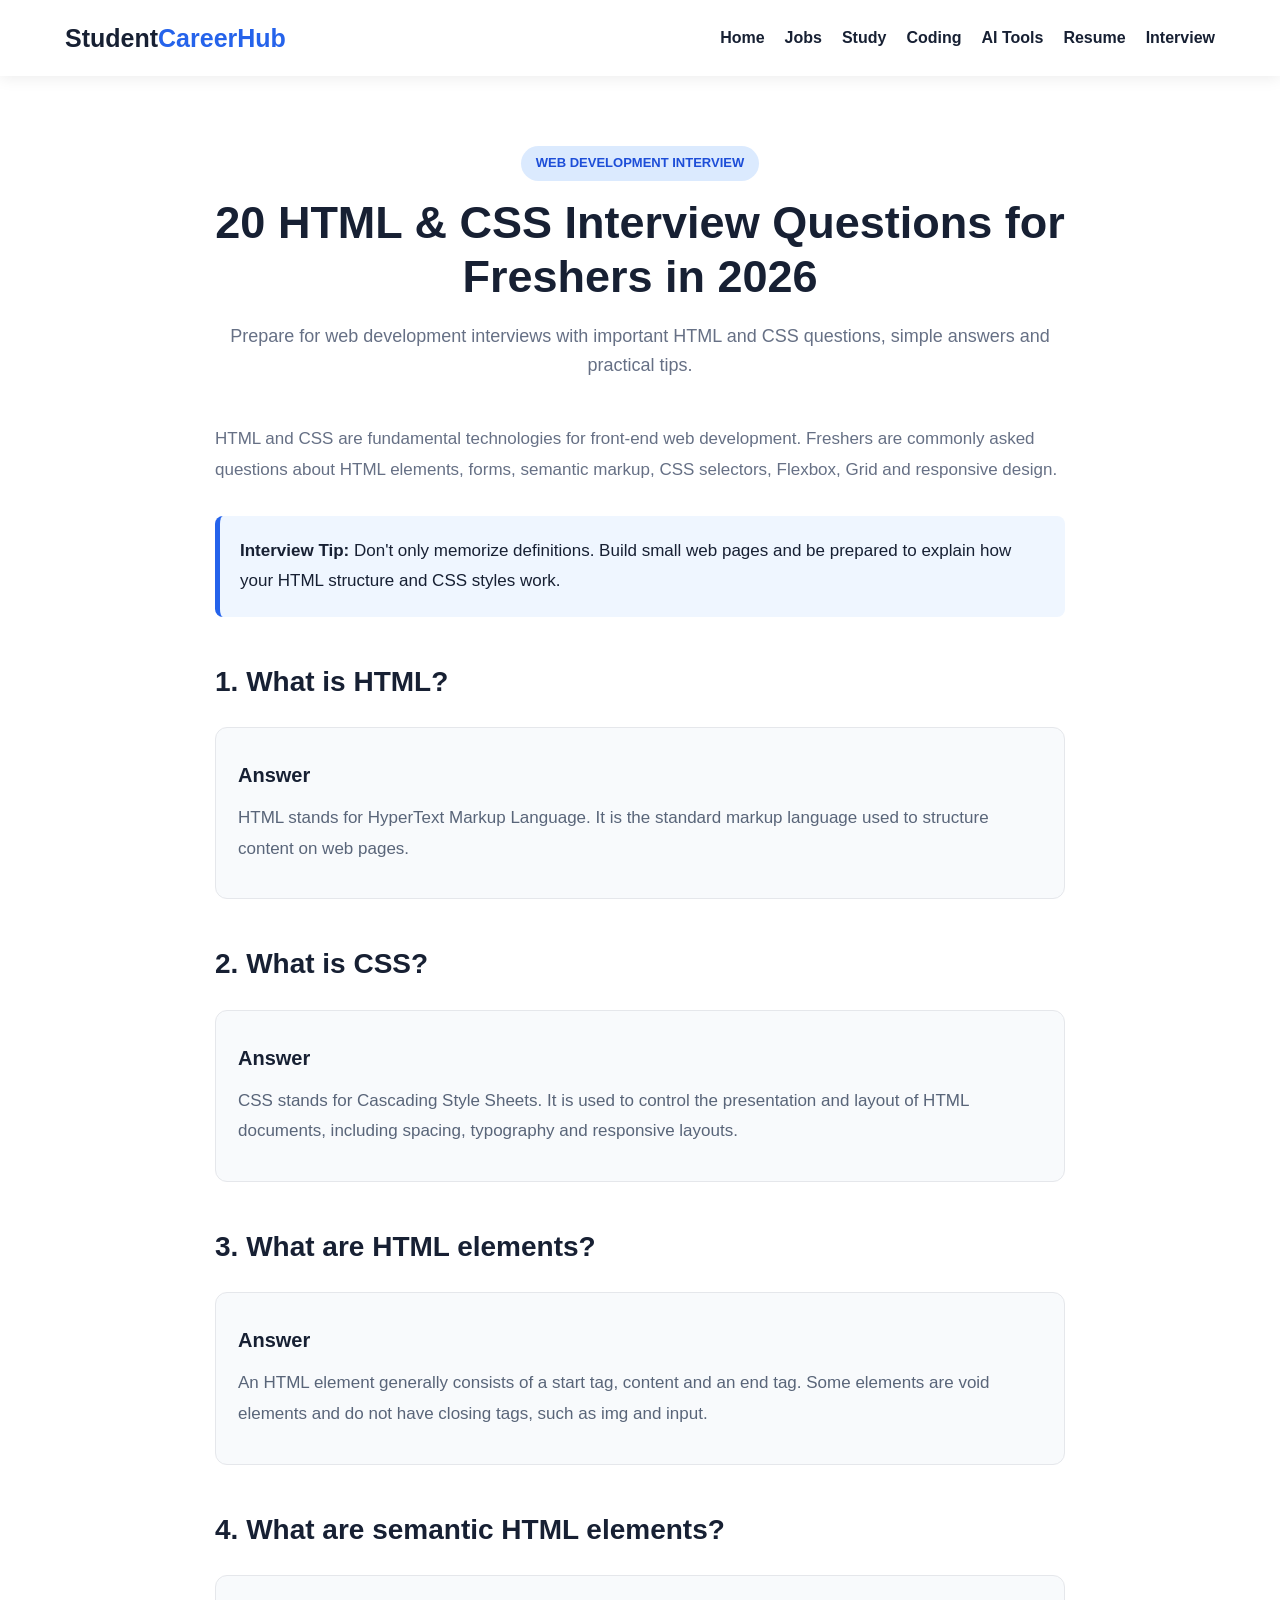
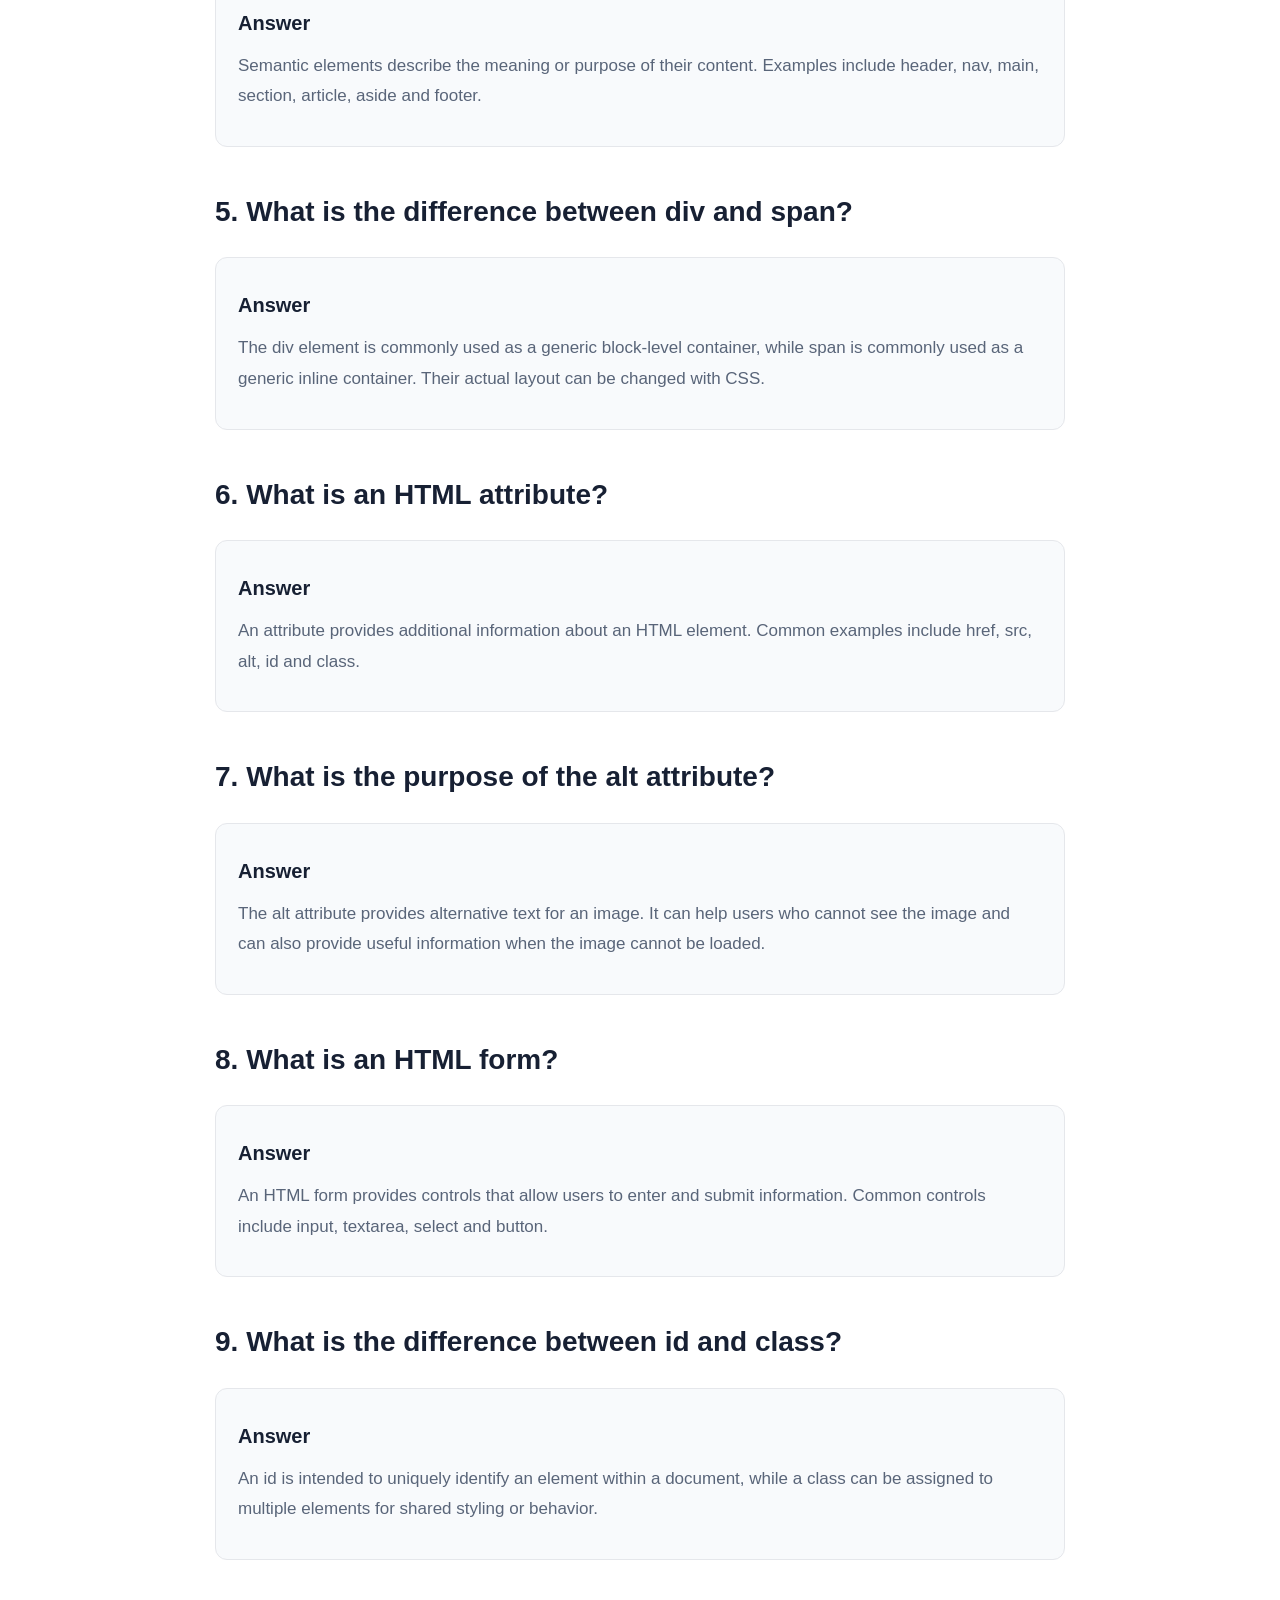
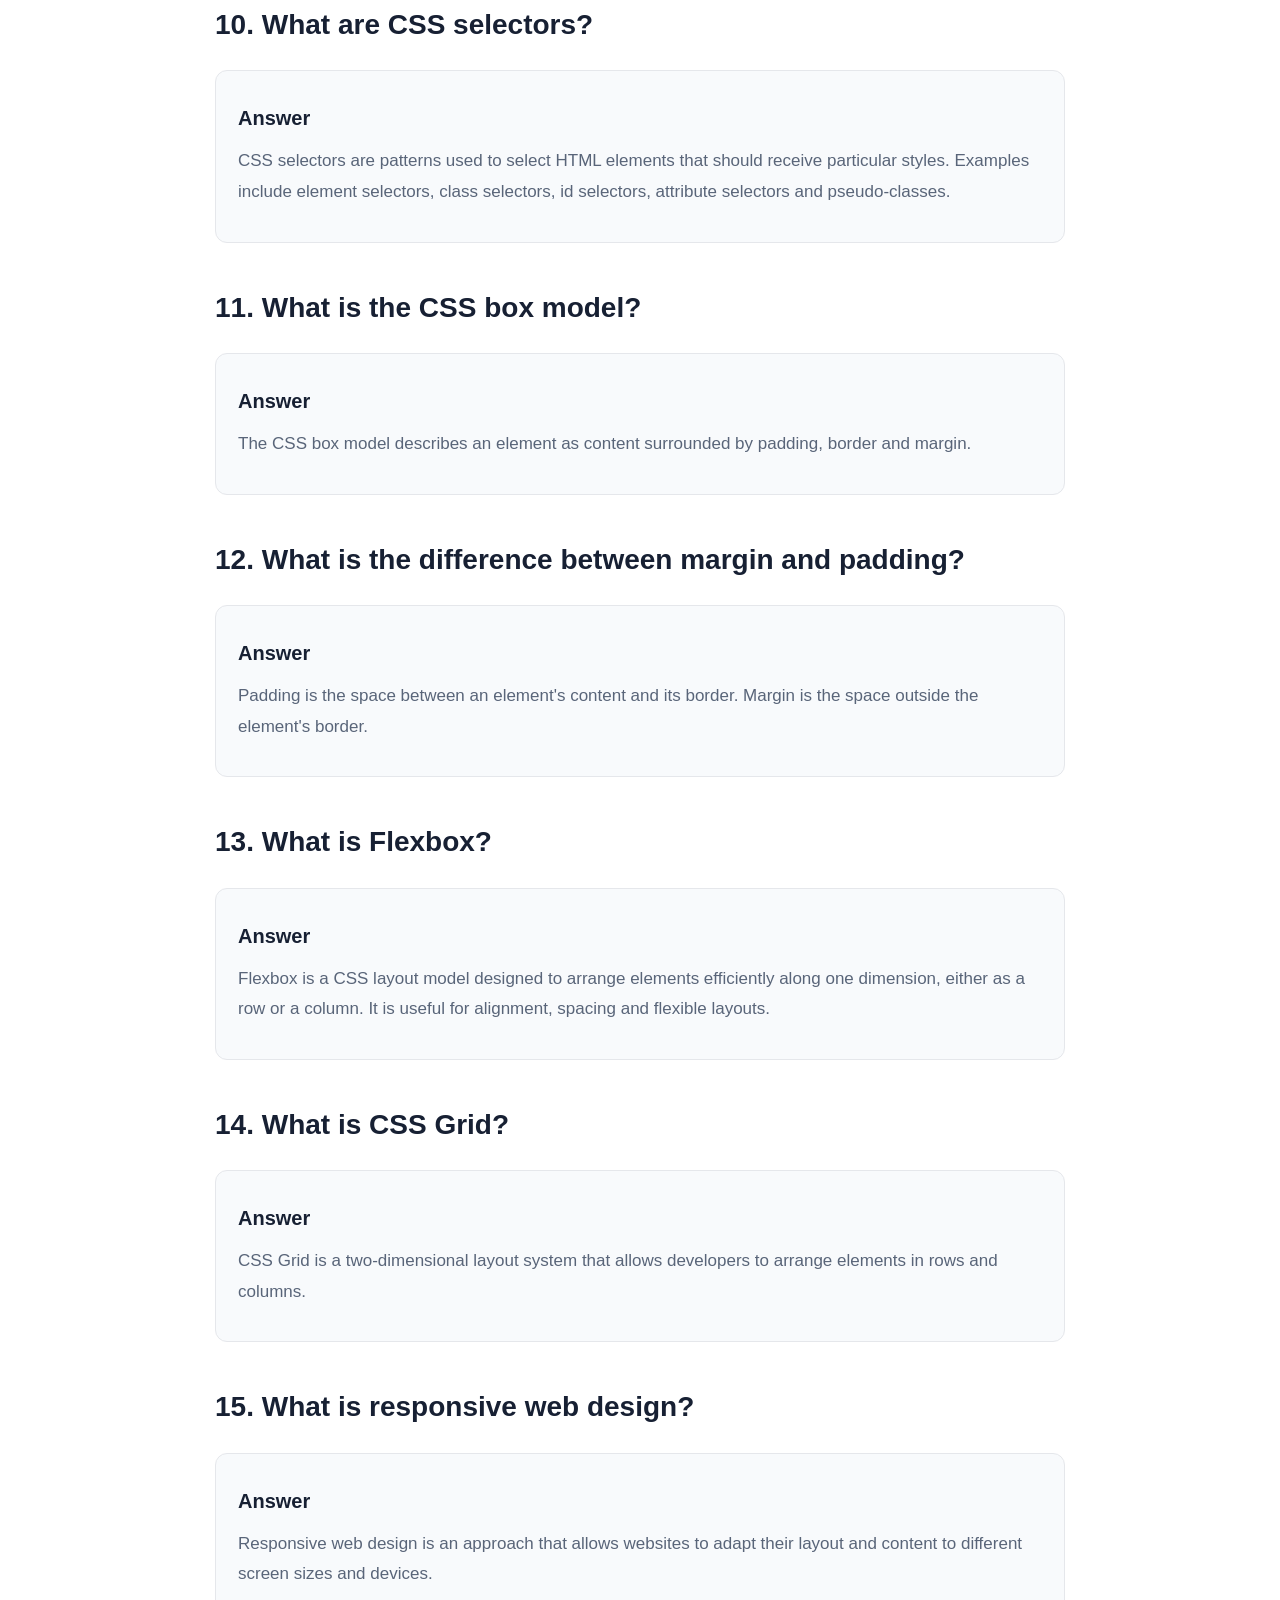
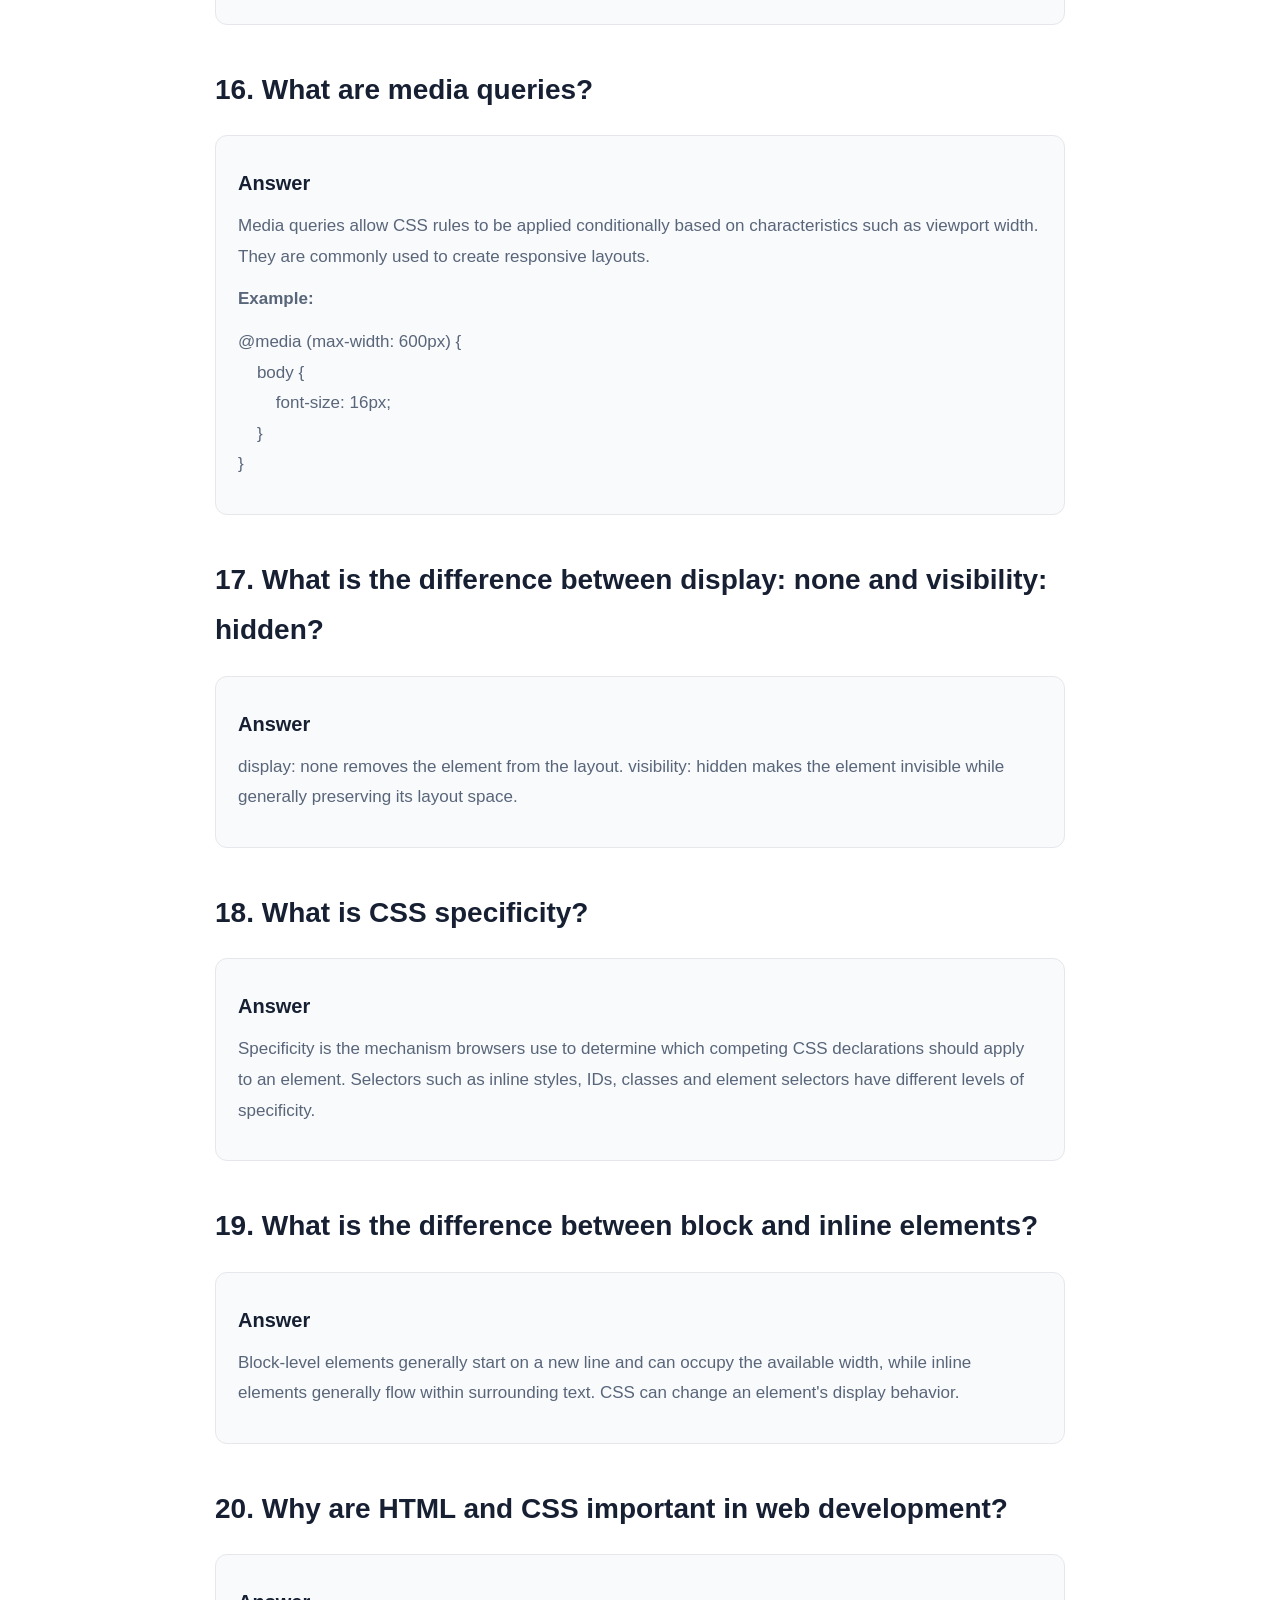
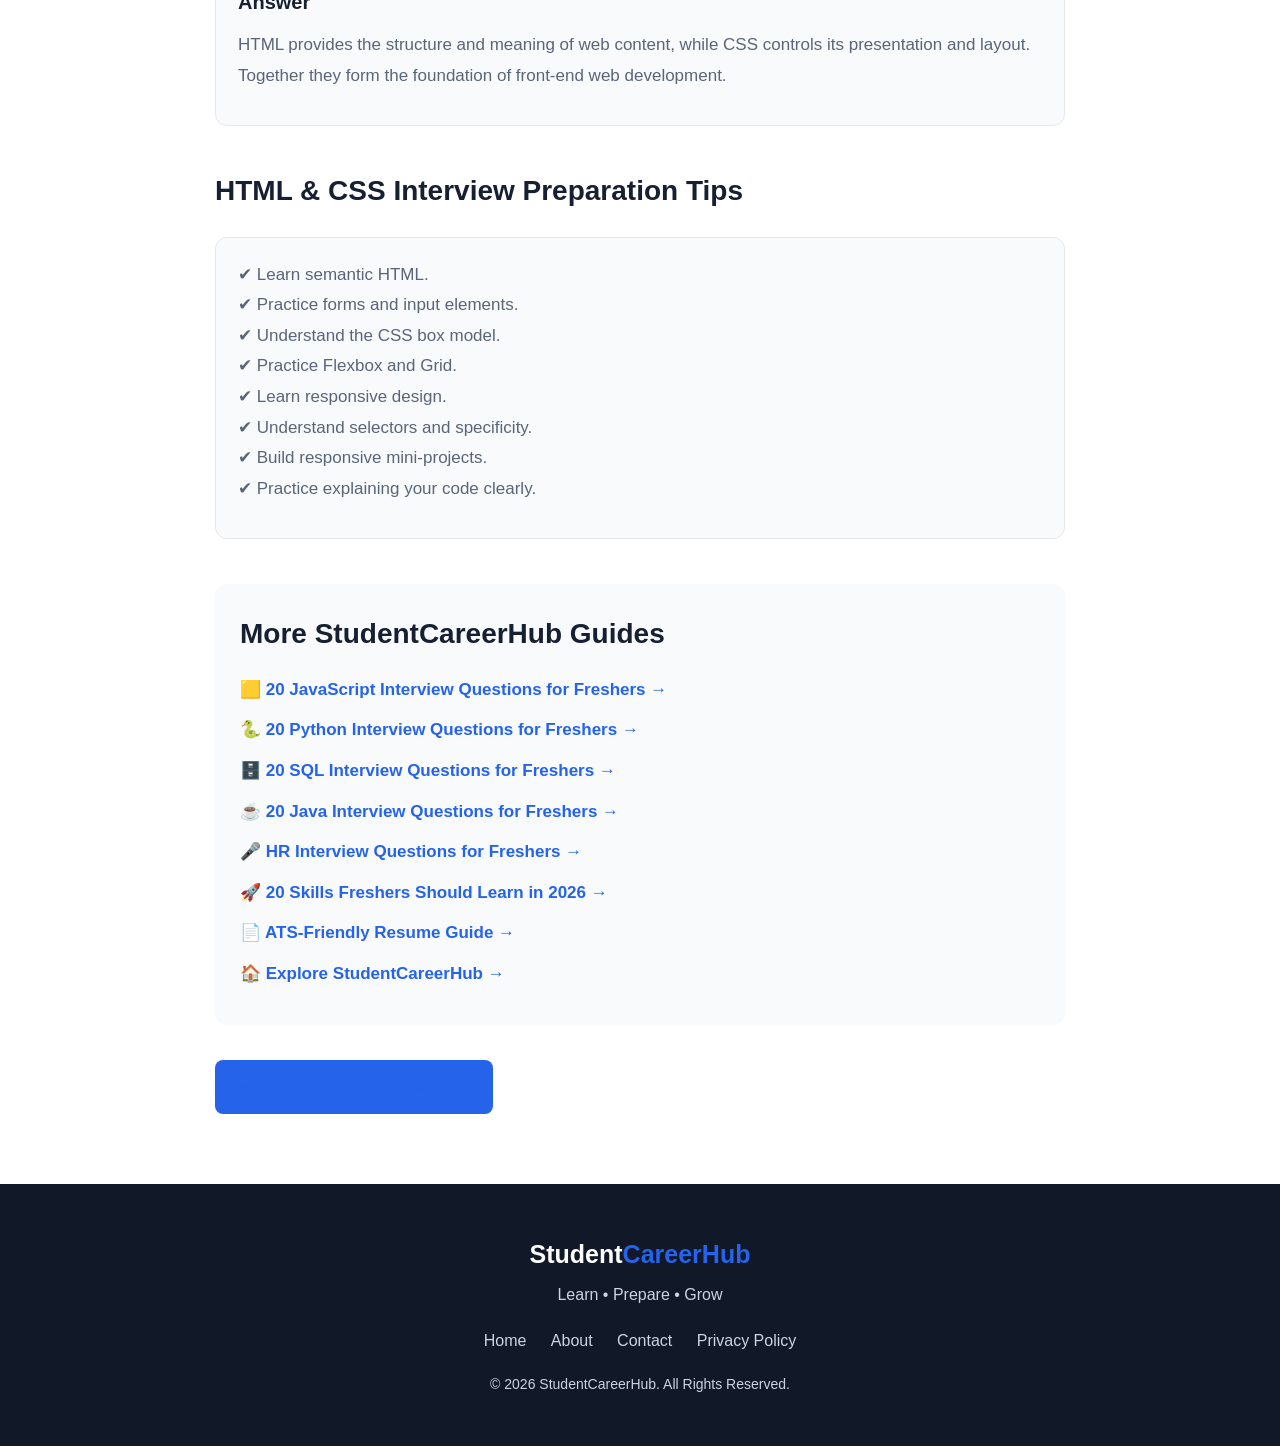
<file: html-css-interview-questions-2026.html>
<!DOCTYPE html>
<html lang="en">

<head>

    <meta charset="UTF-8">

    <meta name="viewport" content="width=device-width, initial-scale=1.0">

    <title>20 HTML & CSS Interview Questions for Freshers in 2026 | StudentCareerHub</title>

    <meta name="description"
        content="Prepare for HTML and CSS interviews with 20 important questions and simple answers for freshers in 2026. Learn HTML elements, forms, CSS selectors, Flexbox, Grid, responsive design and more.">

    <meta name="keywords"
        content="HTML CSS interview questions for freshers, HTML interview questions 2026, CSS interview questions 2026, HTML CSS questions and answers">

    <meta name="author" content="StudentCareerHub">

    <meta name="robots" content="index, follow">

    <link rel="canonical"
        href="https://dwivediayush662-lang.github.io/studentcareerhub/html-css-interview-questions-2026.html">

    <link rel="stylesheet" href="style.css">

    <style>

        .article-page {
            max-width: 900px;
            margin: auto;
            padding: 70px 25px;
        }

        .article-header {
            text-align: center;
            margin-bottom: 45px;
        }

        .article-category {
            display: inline-block;
            background: #dbeafe;
            color: #1d4ed8;
            padding: 7px 15px;
            border-radius: 50px;
            font-weight: 700;
            font-size: 13px;
            margin-bottom: 15px;
        }

        .article-header h1 {
            font-size: 45px;
            line-height: 1.2;
            margin-bottom: 18px;
        }

        .article-header p {
            color: #667085;
            font-size: 18px;
        }

        .article-content {
            font-size: 17px;
            line-height: 1.8;
        }

        .article-content h2 {
            font-size: 28px;
            margin-top: 40px;
            margin-bottom: 15px;
        }

        .question {
            background: #f8fafc;
            border: 1px solid #e5e7eb;
            border-radius: 12px;
            padding: 22px;
            margin: 20px 0;
        }

        .question h3 {
            color: #172033;
            margin-bottom: 10px;
        }

        .question p {
            color: #596579;
        }

        .tip-box {
            background: #eff6ff;
            border-left: 5px solid #2563eb;
            padding: 20px;
            margin: 30px 0;
            border-radius: 8px;
        }

        .related-links {
            background: #f8fafc;
            padding: 25px;
            border-radius: 12px;
            margin-top: 45px;
        }

        .related-links h2 {
            margin-top: 0;
        }

        .related-links a {
            display: block;
            margin: 10px 0;
            color: #2563eb;
            font-weight: 600;
            text-decoration: none;
        }

        .back-button {
            display: inline-block;
            margin-top: 35px;
            padding: 12px 20px;
            background: #2563eb;
            color: white;
            text-decoration: none;
            border-radius: 8px;
            font-weight: 700;
        }

        @media (max-width: 600px) {

            .article-header h1 {
                font-size: 32px;
            }

            .article-content {
                font-size: 16px;
            }

        }

    </style>

</head>


<body>


<header>

    <nav class="navbar">

        <div class="logo">
            Student<span>CareerHub</span>
        </div>

        <ul class="nav-links">

            <li>
                <a href="index.html">Home</a>
            </li>

            <li>
                <a href="index.html#jobs">Jobs</a>
            </li>

            <li>
                <a href="index.html#study">Study</a>
            </li>

            <li>
                <a href="index.html#coding">Coding</a>
            </li>

            <li>
                <a href="index.html#ai">AI Tools</a>
            </li>

            <li>
                <a href="index.html#resume">Resume</a>
            </li>

            <li>
                <a href="index.html#interview">Interview</a>
            </li>

        </ul>

    </nav>

</header>



<main class="article-page">


    <div class="article-header">

        <span class="article-category">
            WEB DEVELOPMENT INTERVIEW
        </span>

        <h1>
            20 HTML & CSS Interview Questions for Freshers in 2026
        </h1>

        <p>
            Prepare for web development interviews with important
            HTML and CSS questions, simple answers and practical tips.
        </p>

    </div>



    <div class="article-content">


        <p>
            HTML and CSS are fundamental technologies for front-end
            web development. Freshers are commonly asked questions
            about HTML elements, forms, semantic markup, CSS selectors,
            Flexbox, Grid and responsive design.
        </p>


        <div class="tip-box">

            <strong>Interview Tip:</strong>

            Don't only memorize definitions. Build small web pages
            and be prepared to explain how your HTML structure and
            CSS styles work.

        </div>



        <h2>1. What is HTML?</h2>

        <div class="question">

            <h3>Answer</h3>

            <p>
                HTML stands for HyperText Markup Language. It is the
                standard markup language used to structure content
                on web pages.
            </p>

        </div>



        <h2>2. What is CSS?</h2>

        <div class="question">

            <h3>Answer</h3>

            <p>
                CSS stands for Cascading Style Sheets. It is used to
                control the presentation and layout of HTML documents,
                including spacing, typography and responsive layouts.
            </p>

        </div>



        <h2>3. What are HTML elements?</h2>

        <div class="question">

            <h3>Answer</h3>

            <p>
                An HTML element generally consists of a start tag,
                content and an end tag. Some elements are void
                elements and do not have closing tags, such as
                img and input.
            </p>

        </div>



        <h2>4. What are semantic HTML elements?</h2>

        <div class="question">

            <h3>Answer</h3>

            <p>
                Semantic elements describe the meaning or purpose of
                their content. Examples include header, nav, main,
                section, article, aside and footer.
            </p>

        </div>



        <h2>5. What is the difference between div and span?</h2>

        <div class="question">

            <h3>Answer</h3>

            <p>
                The div element is commonly used as a generic
                block-level container, while span is commonly used
                as a generic inline container. Their actual layout
                can be changed with CSS.
            </p>

        </div>



        <h2>6. What is an HTML attribute?</h2>

        <div class="question">

            <h3>Answer</h3>

            <p>
                An attribute provides additional information about
                an HTML element. Common examples include href,
                src, alt, id and class.
            </p>

        </div>



        <h2>7. What is the purpose of the alt attribute?</h2>

        <div class="question">

            <h3>Answer</h3>

            <p>
                The alt attribute provides alternative text for an
                image. It can help users who cannot see the image
                and can also provide useful information when the
                image cannot be loaded.
            </p>

        </div>



        <h2>8. What is an HTML form?</h2>

        <div class="question">

            <h3>Answer</h3>

            <p>
                An HTML form provides controls that allow users to
                enter and submit information. Common controls include
                input, textarea, select and button.
            </p>

        </div>



        <h2>9. What is the difference between id and class?</h2>

        <div class="question">

            <h3>Answer</h3>

            <p>
                An id is intended to uniquely identify an element
                within a document, while a class can be assigned
                to multiple elements for shared styling or behavior.
            </p>

        </div>



        <h2>10. What are CSS selectors?</h2>

        <div class="question">

            <h3>Answer</h3>

            <p>
                CSS selectors are patterns used to select HTML
                elements that should receive particular styles.
                Examples include element selectors, class selectors,
                id selectors, attribute selectors and pseudo-classes.
            </p>

        </div>



        <h2>11. What is the CSS box model?</h2>

        <div class="question">

            <h3>Answer</h3>

            <p>
                The CSS box model describes an element as content
                surrounded by padding, border and margin.
            </p>

        </div>



        <h2>12. What is the difference between margin and padding?</h2>

        <div class="question">

            <h3>Answer</h3>

            <p>
                Padding is the space between an element's content
                and its border. Margin is the space outside the
                element's border.
            </p>

        </div>



        <h2>13. What is Flexbox?</h2>

        <div class="question">

            <h3>Answer</h3>

            <p>
                Flexbox is a CSS layout model designed to arrange
                elements efficiently along one dimension, either
                as a row or a column. It is useful for alignment,
                spacing and flexible layouts.
            </p>

        </div>



        <h2>14. What is CSS Grid?</h2>

        <div class="question">

            <h3>Answer</h3>

            <p>
                CSS Grid is a two-dimensional layout system that
                allows developers to arrange elements in rows and
                columns.
            </p>

        </div>



        <h2>15. What is responsive web design?</h2>

        <div class="question">

            <h3>Answer</h3>

            <p>
                Responsive web design is an approach that allows
                websites to adapt their layout and content to
                different screen sizes and devices.
            </p>

        </div>



        <h2>16. What are media queries?</h2>

        <div class="question">

            <h3>Answer</h3>

            <p>
                Media queries allow CSS rules to be applied
                conditionally based on characteristics such as
                viewport width. They are commonly used to create
                responsive layouts.
            </p>

            <p>
                <strong>Example:</strong>
            </p>

            <p>
                @media (max-width: 600px) {
                <br>
                &nbsp;&nbsp;&nbsp;&nbsp;body {
                <br>
                &nbsp;&nbsp;&nbsp;&nbsp;&nbsp;&nbsp;&nbsp;&nbsp;font-size: 16px;
                <br>
                &nbsp;&nbsp;&nbsp;&nbsp;}
                <br>
                }
            </p>

        </div>



        <h2>17. What is the difference between display: none and visibility: hidden?</h2>

        <div class="question">

            <h3>Answer</h3>

            <p>
                display: none removes the element from the layout.
                visibility: hidden makes the element invisible
                while generally preserving its layout space.
            </p>

        </div>



        <h2>18. What is CSS specificity?</h2>

        <div class="question">

            <h3>Answer</h3>

            <p>
                Specificity is the mechanism browsers use to
                determine which competing CSS declarations should
                apply to an element. Selectors such as inline styles,
                IDs, classes and element selectors have different
                levels of specificity.
            </p>

        </div>



        <h2>19. What is the difference between block and inline elements?</h2>

        <div class="question">

            <h3>Answer</h3>

            <p>
                Block-level elements generally start on a new line
                and can occupy the available width, while inline
                elements generally flow within surrounding text.
                CSS can change an element's display behavior.
            </p>

        </div>



        <h2>20. Why are HTML and CSS important in web development?</h2>

        <div class="question">

            <h3>Answer</h3>

            <p>
                HTML provides the structure and meaning of web
                content, while CSS controls its presentation and
                layout. Together they form the foundation of
                front-end web development.
            </p>

        </div>



        <h2>HTML & CSS Interview Preparation Tips</h2>

        <div class="question">

            <p>
                ✔ Learn semantic HTML.<br>
                ✔ Practice forms and input elements.<br>
                ✔ Understand the CSS box model.<br>
                ✔ Practice Flexbox and Grid.<br>
                ✔ Learn responsive design.<br>
                ✔ Understand selectors and specificity.<br>
                ✔ Build responsive mini-projects.<br>
                ✔ Practice explaining your code clearly.
            </p>

        </div>



        <div class="related-links">

            <h2>More StudentCareerHub Guides</h2>

            <a href="javascript-interview-questions-2026.html">
                🟨 20 JavaScript Interview Questions for Freshers →
            </a>

            <a href="python-interview-questions-2026.html">
                🐍 20 Python Interview Questions for Freshers →
            </a>

            <a href="sql-interview-questions-2026.html">
                🗄️ 20 SQL Interview Questions for Freshers →
            </a>

            <a href="java-interview-questions-2026.html">
                ☕ 20 Java Interview Questions for Freshers →
            </a>

            <a href="hr-interview-questions.html">
                🎤 HR Interview Questions for Freshers →
            </a>

            <a href="skills-for-freshers-2026.html">
                🚀 20 Skills Freshers Should Learn in 2026 →
            </a>

            <a href="ats-friendly-resume.html">
                📄 ATS-Friendly Resume Guide →
            </a>

            <a href="index.html">
                🏠 Explore StudentCareerHub →
            </a>

        </div>



        <a href="index.html" class="back-button">
            ← Back to StudentCareerHub
        </a>


    </div>

</main>



<footer>

    <div class="footer-logo">
        Student<span>CareerHub</span>
    </div>

    <p>
        Learn • Prepare • Grow
    </p>

    <div class="footer-links">

        <a href="index.html">Home</a>

        <a href="#">About</a>

        <a href="#">Contact</a>

        <a href="#">Privacy Policy</a>

    </div>

    <p class="copyright">
        © 2026 StudentCareerHub. All Rights Reserved.
    </p>

</footer>


</body>

</html>
</file>
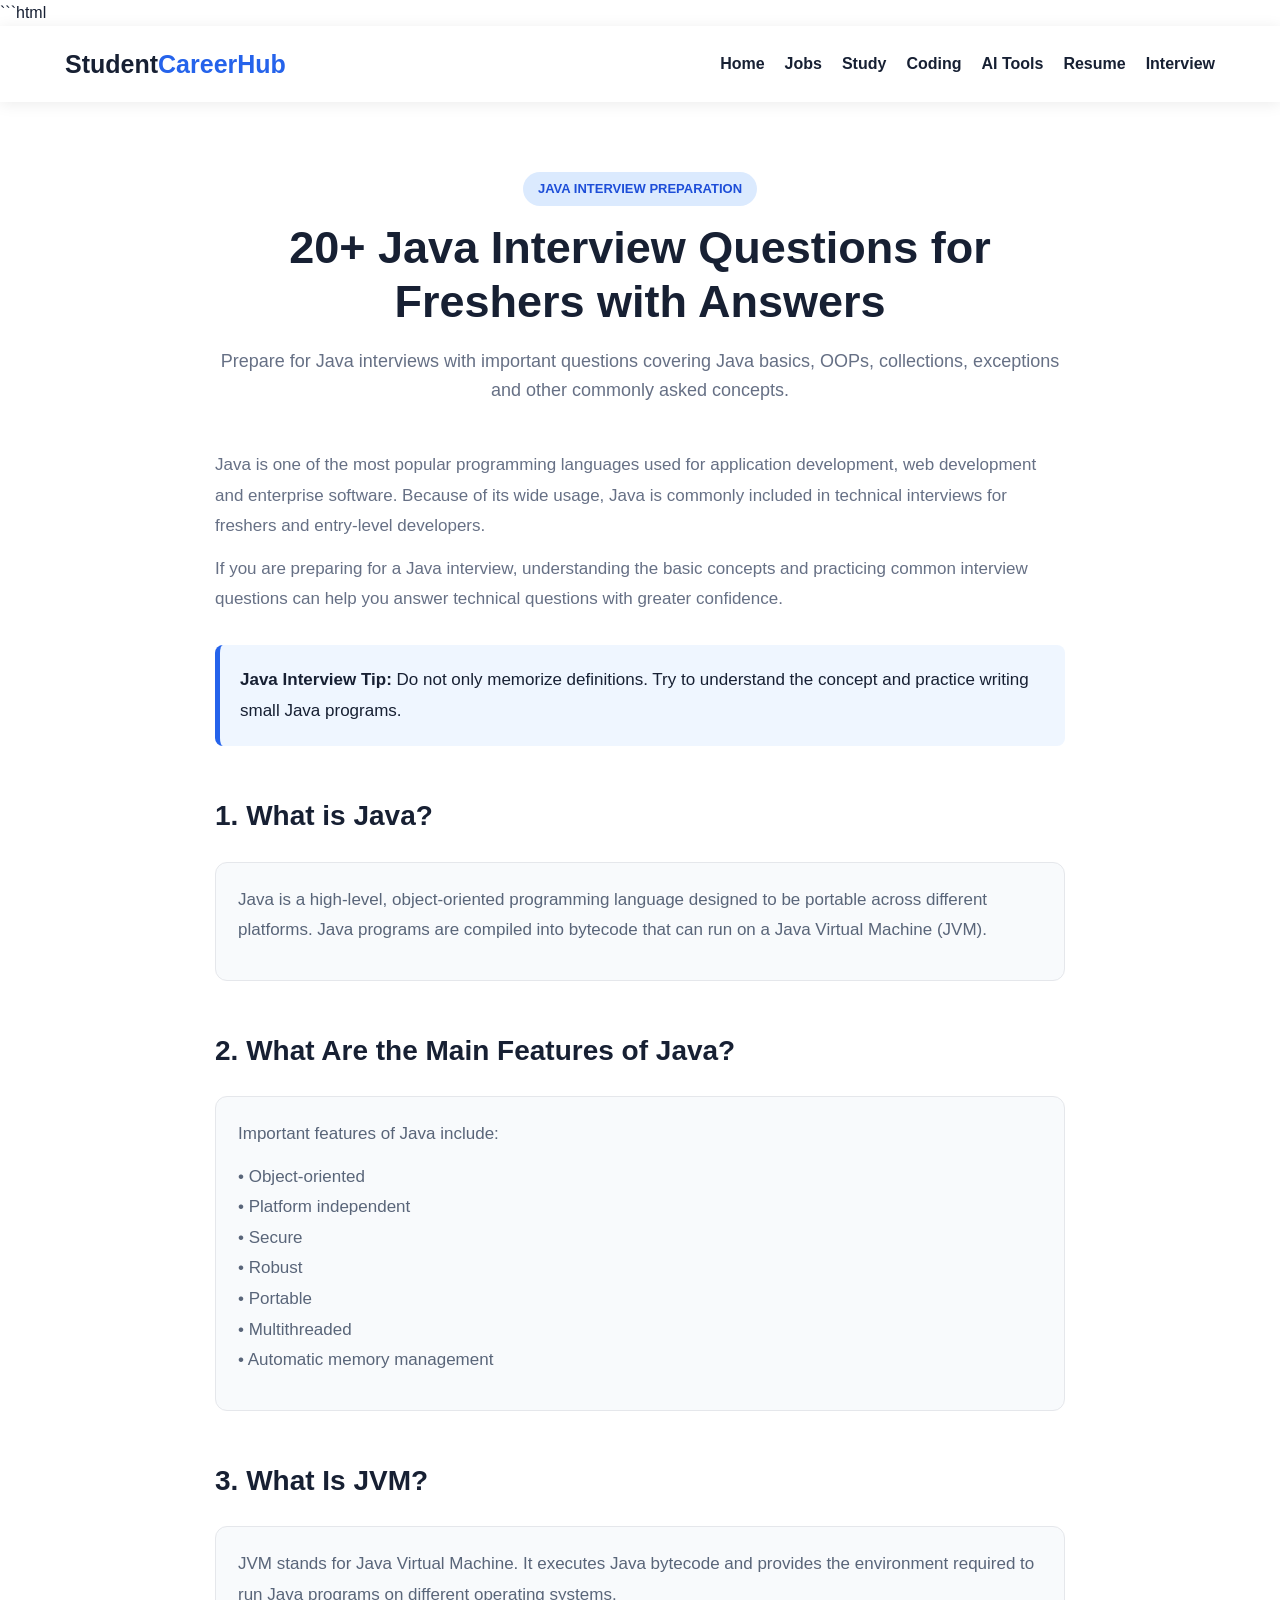
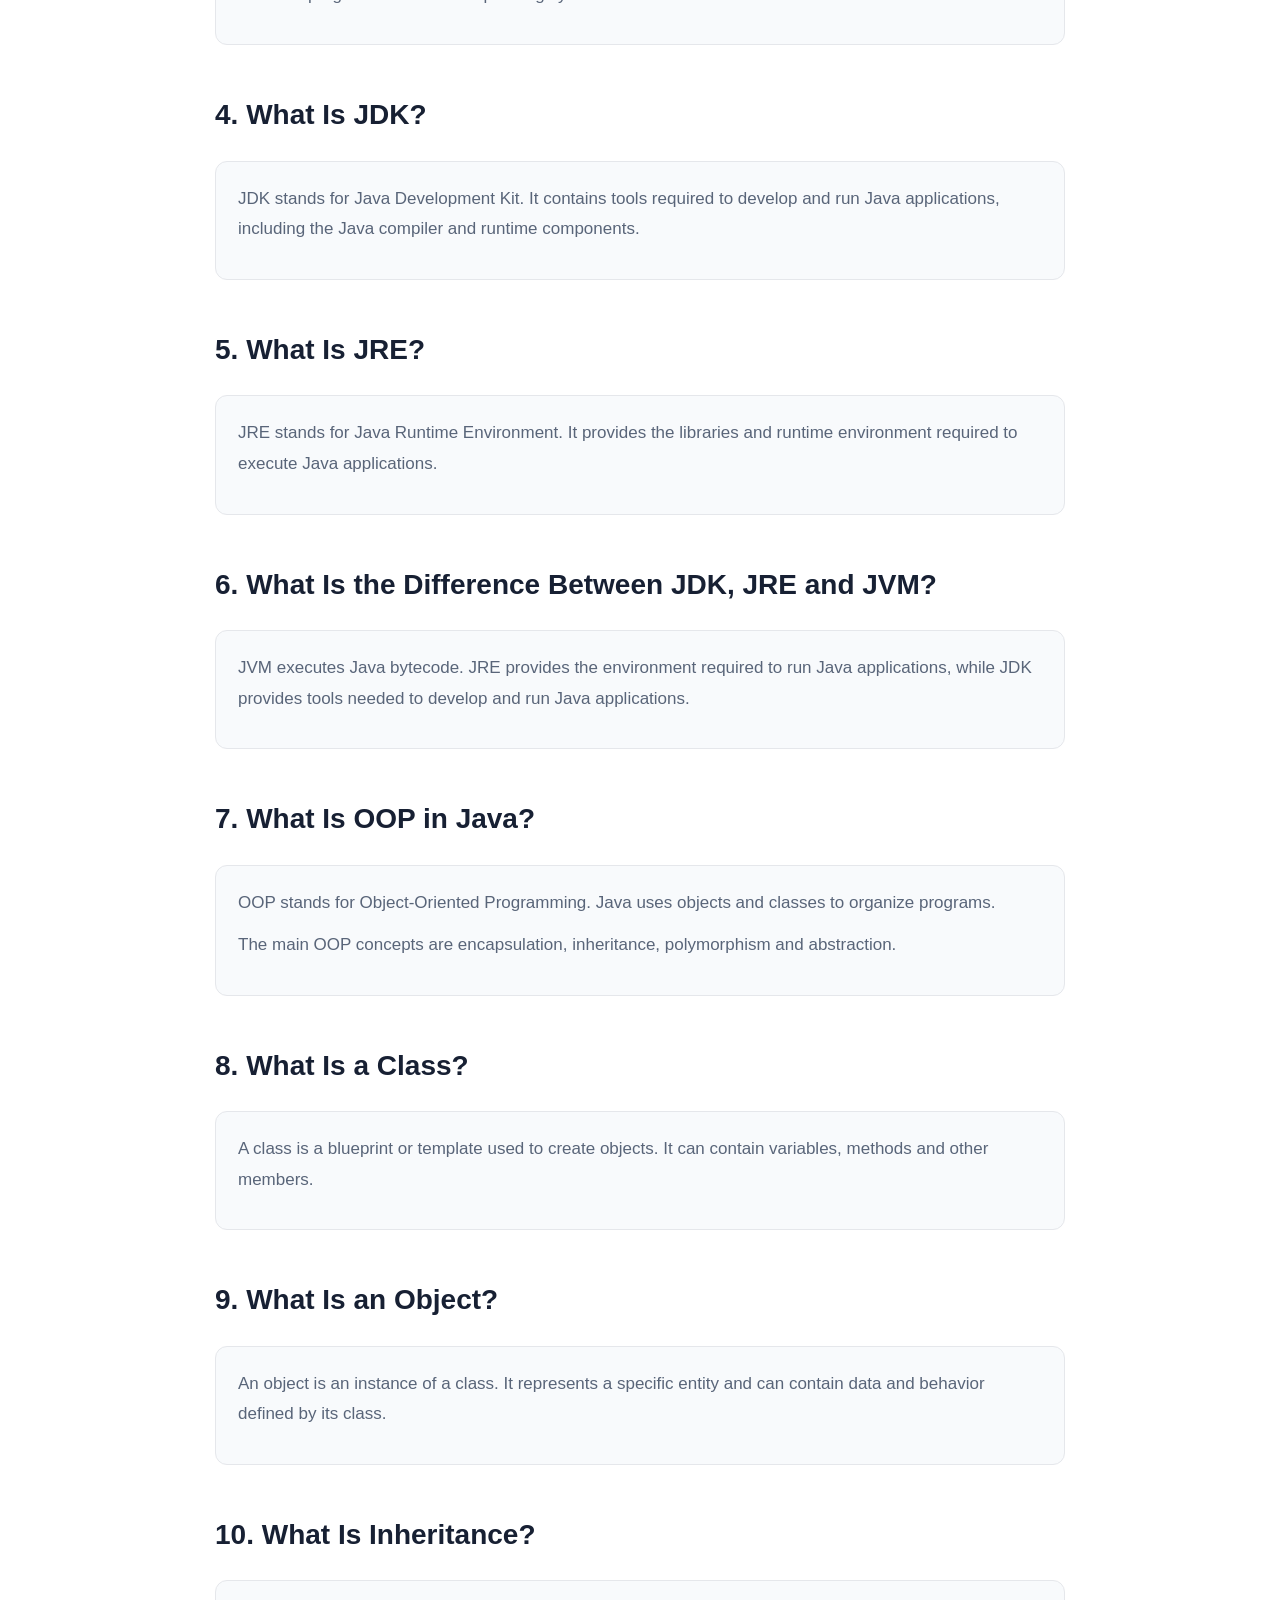
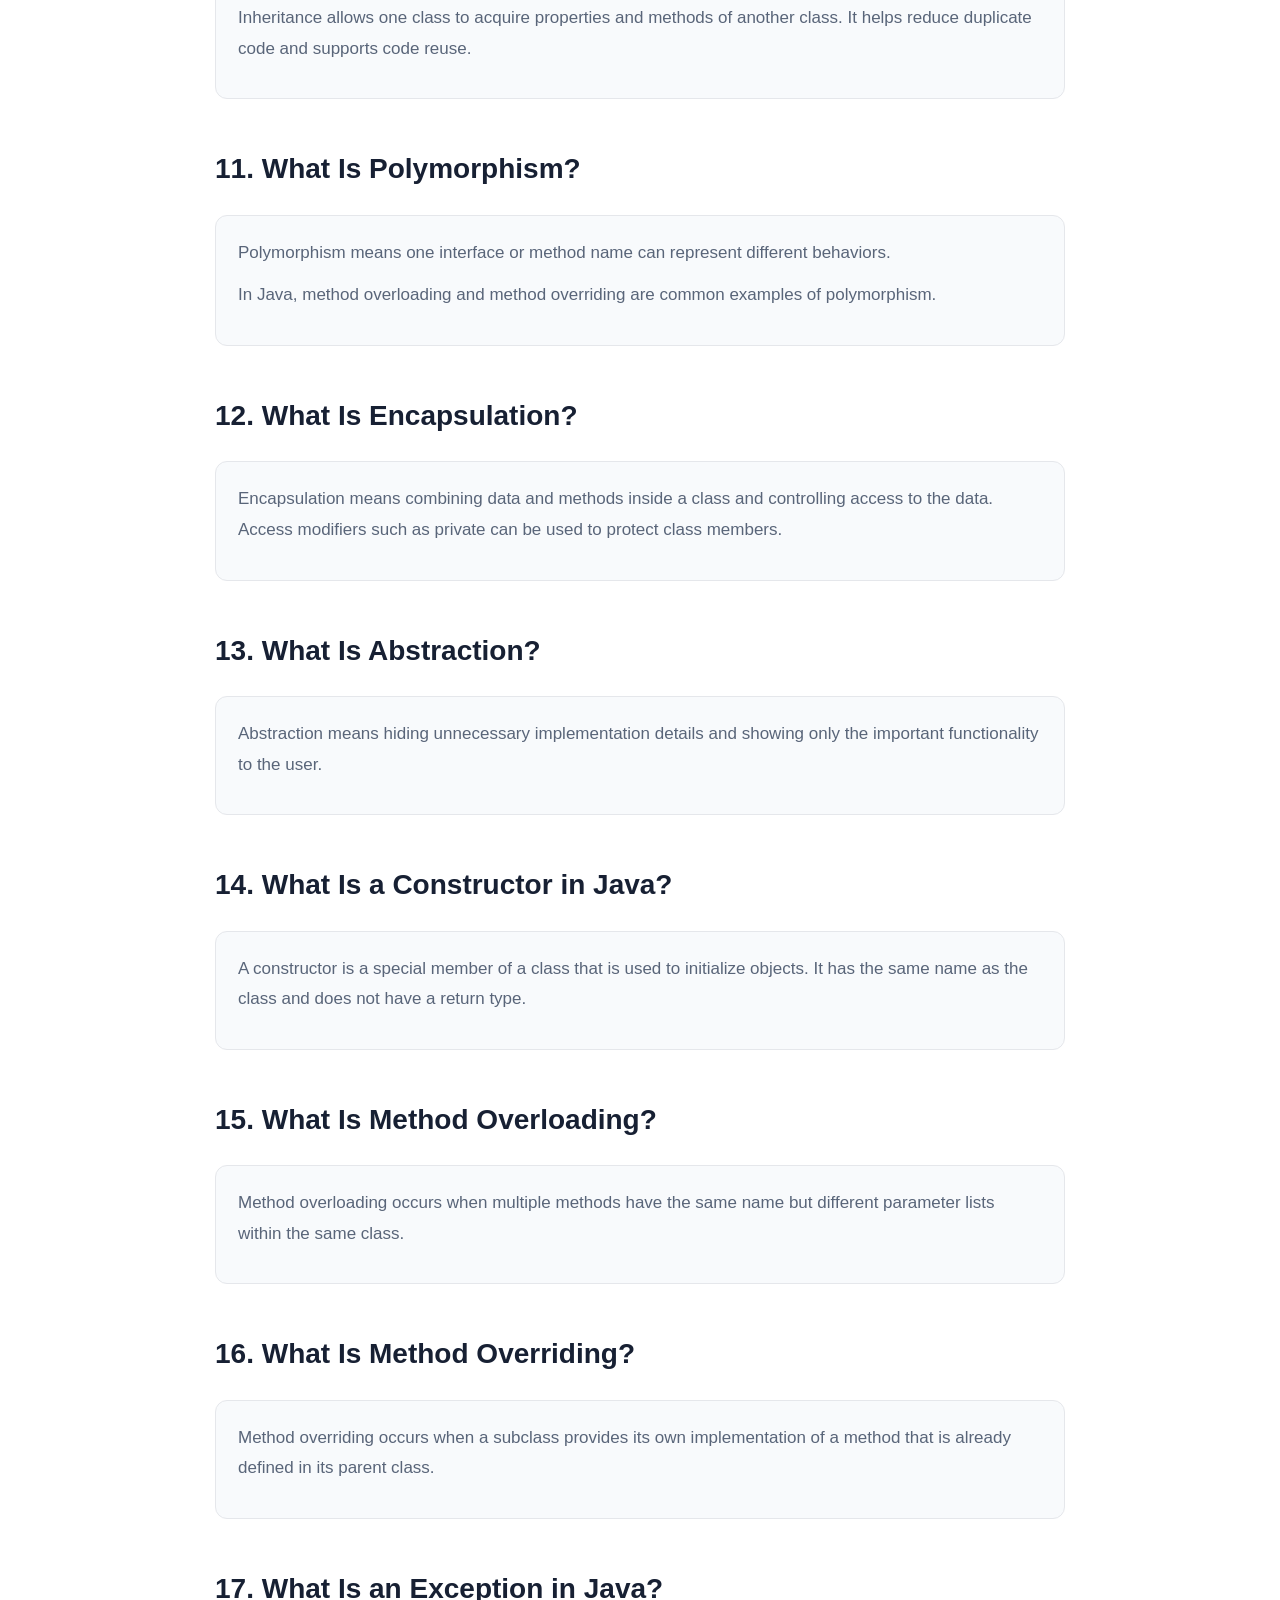
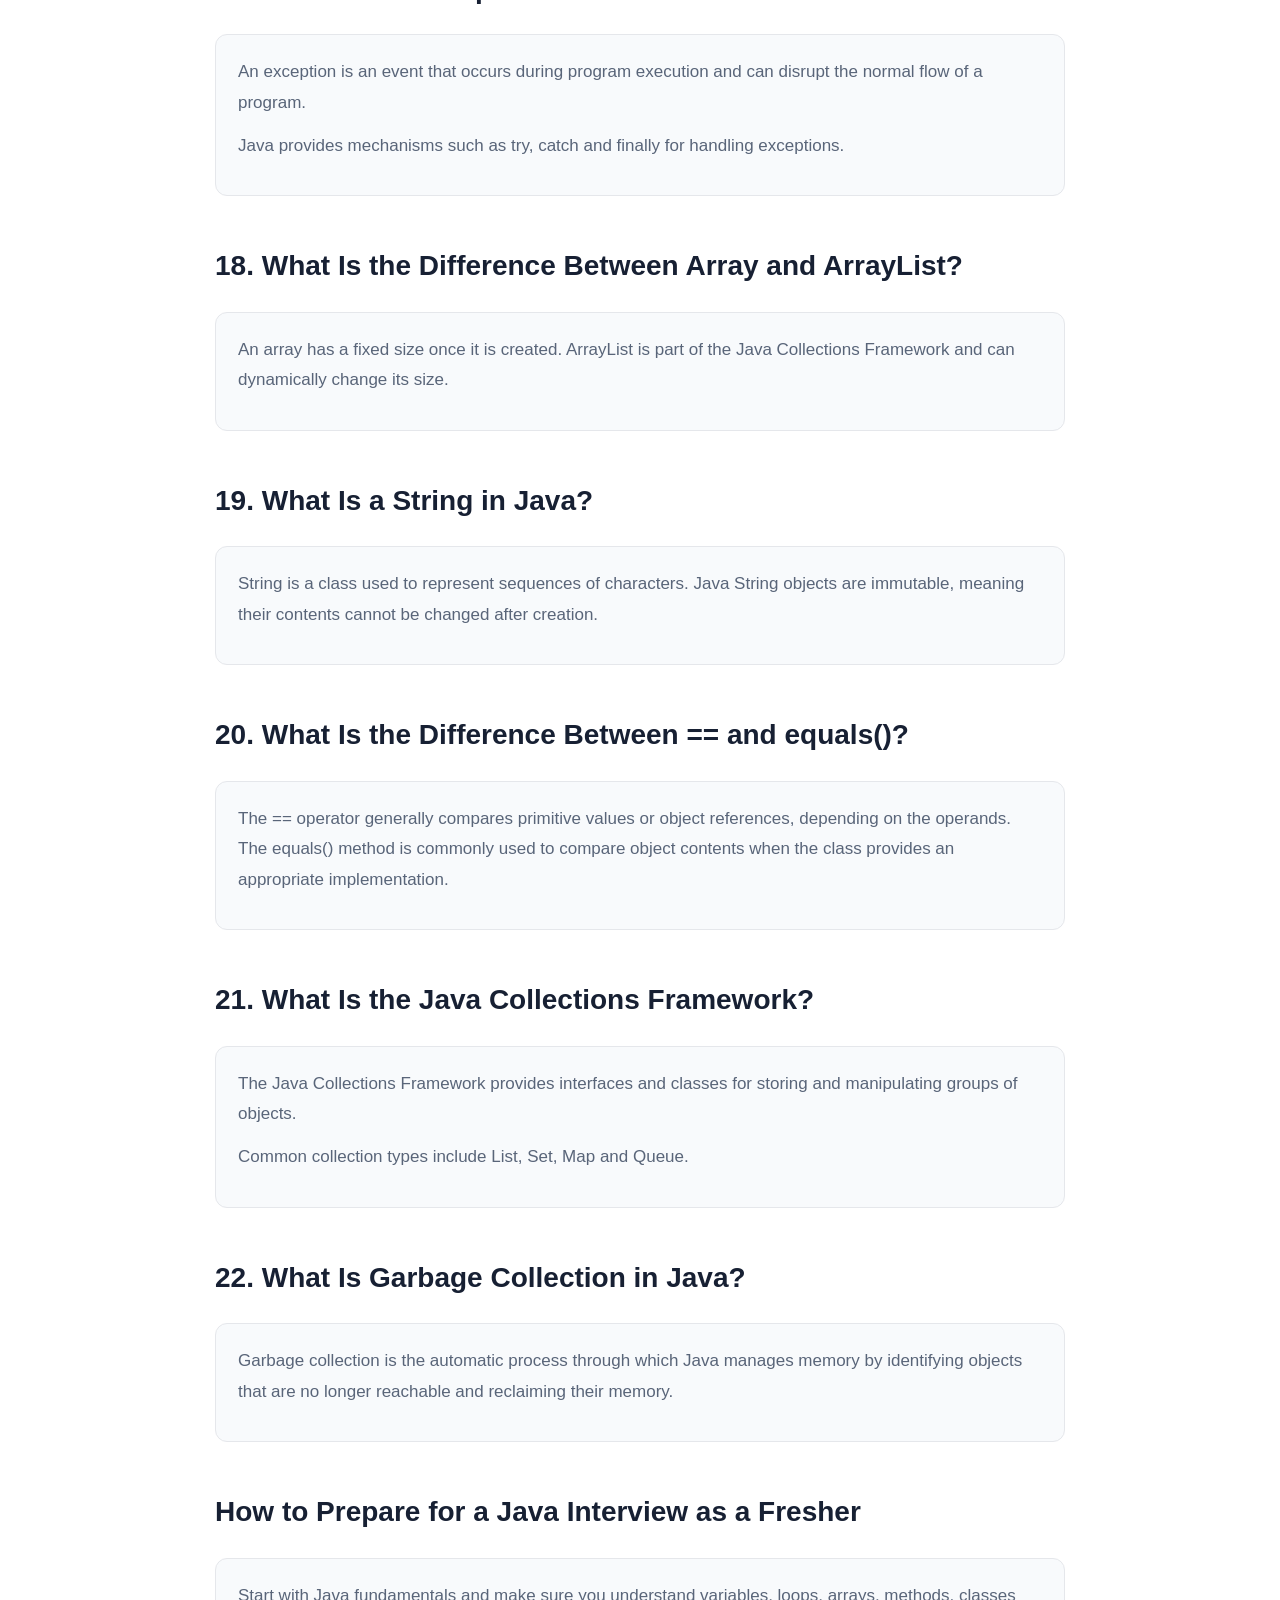
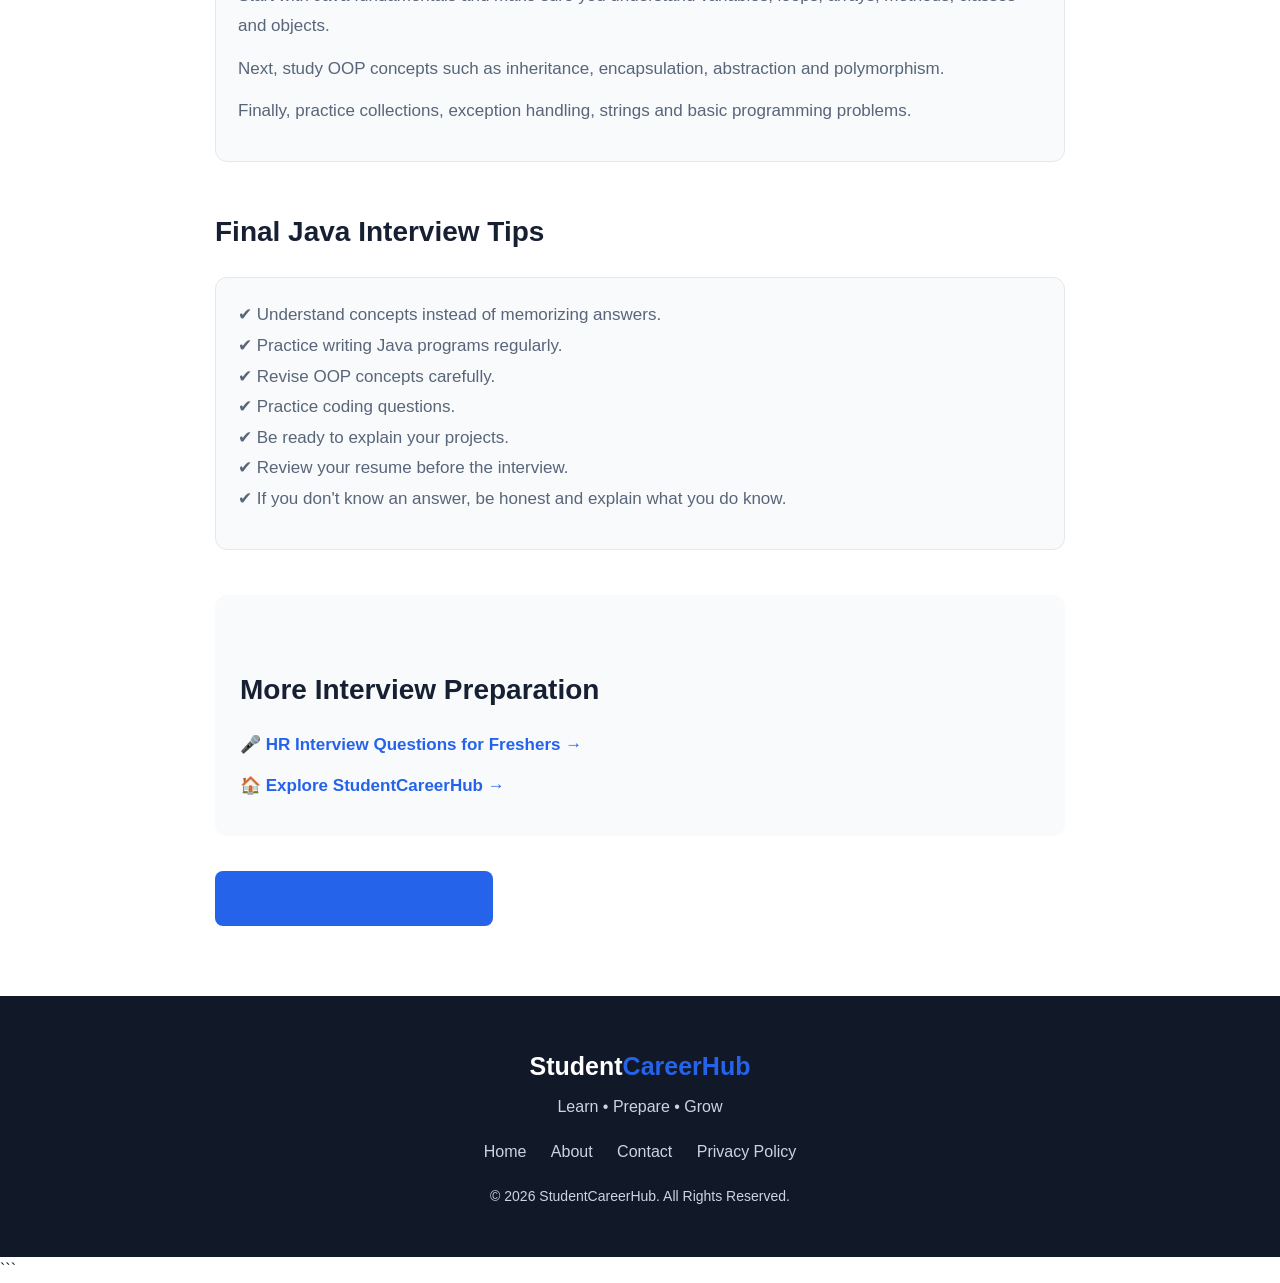
<file: java-interview-questions.html>
```html
<!DOCTYPE html>
<html lang="en">

<head>

    <meta charset="UTF-8">

    <meta name="viewport" content="width=device-width, initial-scale=1.0">

    <title>20+ Java Interview Questions for Freshers with Answers | StudentCareerHub</title>

    <meta name="description"
        content="Prepare for Java interviews with 20+ important Java interview questions and answers for freshers. Learn Java basics, OOPs, collections, exceptions and more.">

    <meta name="keywords"
        content="Java interview questions for freshers, Java interview questions and answers, Java questions for freshers, Java OOP interview questions, Java interview preparation">

    <meta name="author" content="StudentCareerHub">

    <meta name="robots" content="index, follow">

    <link rel="canonical" href="java-interview-questions.html">

    <link rel="stylesheet" href="style.css">

    <style>

        .article-page {
            max-width: 900px;
            margin: auto;
            padding: 70px 25px;
        }

        .article-header {
            text-align: center;
            margin-bottom: 45px;
        }

        .article-category {
            display: inline-block;
            background: #dbeafe;
            color: #1d4ed8;
            padding: 7px 15px;
            border-radius: 50px;
            font-weight: 700;
            font-size: 13px;
            margin-bottom: 15px;
        }

        .article-header h1 {
            font-size: 45px;
            line-height: 1.2;
            margin-bottom: 18px;
        }

        .article-header p {
            color: #667085;
            font-size: 18px;
        }

        .article-content {
            font-size: 17px;
            line-height: 1.8;
        }

        .article-content h2 {
            font-size: 28px;
            margin-top: 45px;
            margin-bottom: 15px;
        }

        .question {
            background: #f8fafc;
            border: 1px solid #e5e7eb;
            border-radius: 12px;
            padding: 22px;
            margin: 20px 0;
        }

        .question h3 {
            color: #172033;
            margin-bottom: 10px;
        }

        .question p {
            color: #596579;
        }

        .tip-box {
            background: #eff6ff;
            border-left: 5px solid #2563eb;
            padding: 20px;
            margin: 30px 0;
            border-radius: 8px;
        }

        .related-links {
            background: #f8fafc;
            padding: 25px;
            border-radius: 12px;
            margin-top: 45px;
        }

        .related-links a {
            display: block;
            margin: 10px 0;
            color: #2563eb;
            font-weight: 600;
            text-decoration: none;
        }

        .back-button {
            display: inline-block;
            margin-top: 35px;
            padding: 12px 20px;
            background: #2563eb;
            color: white;
            text-decoration: none;
            border-radius: 8px;
            font-weight: 700;
        }

        @media (max-width: 600px) {

            .article-header h1 {
                font-size: 32px;
            }

            .article-content {
                font-size: 16px;
            }

        }

    </style>

</head>


<body>


<!-- ================= NAVBAR ================= -->

<header>

    <nav class="navbar">

        <div class="logo">
            Student<span>CareerHub</span>
        </div>

        <ul class="nav-links">

            <li><a href="index.html">Home</a></li>

            <li><a href="index.html#jobs">Jobs</a></li>

            <li><a href="index.html#study">Study</a></li>

            <li><a href="index.html#coding">Coding</a></li>

            <li><a href="index.html#ai">AI Tools</a></li>

            <li><a href="index.html#resume">Resume</a></li>

            <li><a href="index.html#interview">Interview</a></li>

        </ul>

    </nav>

</header>



<!-- ================= ARTICLE ================= -->

<main class="article-page">


    <div class="article-header">

        <span class="article-category">
            JAVA INTERVIEW PREPARATION
        </span>

        <h1>
            20+ Java Interview Questions for Freshers with Answers
        </h1>

        <p>
            Prepare for Java interviews with important questions
            covering Java basics, OOPs, collections, exceptions
            and other commonly asked concepts.
        </p>

    </div>



    <div class="article-content">


        <p>
            Java is one of the most popular programming languages
            used for application development, web development and
            enterprise software. Because of its wide usage, Java
            is commonly included in technical interviews for
            freshers and entry-level developers.
        </p>


        <p>
            If you are preparing for a Java interview, understanding
            the basic concepts and practicing common interview
            questions can help you answer technical questions
            with greater confidence.
        </p>


        <div class="tip-box">

            <strong>Java Interview Tip:</strong>

            Do not only memorize definitions. Try to understand
            the concept and practice writing small Java programs.

        </div>



        <!-- QUESTION 1 -->

        <h2>1. What is Java?</h2>

        <div class="question">

            <p>
                Java is a high-level, object-oriented programming
                language designed to be portable across different
                platforms. Java programs are compiled into bytecode
                that can run on a Java Virtual Machine (JVM).
            </p>

        </div>



        <!-- QUESTION 2 -->

        <h2>2. What Are the Main Features of Java?</h2>

        <div class="question">

            <p>
                Important features of Java include:
            </p>

            <p>
                • Object-oriented<br>
                • Platform independent<br>
                • Secure<br>
                • Robust<br>
                • Portable<br>
                • Multithreaded<br>
                • Automatic memory management
            </p>

        </div>



        <!-- QUESTION 3 -->

        <h2>3. What Is JVM?</h2>

        <div class="question">

            <p>
                JVM stands for Java Virtual Machine. It executes
                Java bytecode and provides the environment required
                to run Java programs on different operating systems.
            </p>

        </div>



        <!-- QUESTION 4 -->

        <h2>4. What Is JDK?</h2>

        <div class="question">

            <p>
                JDK stands for Java Development Kit. It contains
                tools required to develop and run Java applications,
                including the Java compiler and runtime components.
            </p>

        </div>



        <!-- QUESTION 5 -->

        <h2>5. What Is JRE?</h2>

        <div class="question">

            <p>
                JRE stands for Java Runtime Environment. It provides
                the libraries and runtime environment required to
                execute Java applications.
            </p>

        </div>



        <!-- QUESTION 6 -->

        <h2>6. What Is the Difference Between JDK, JRE and JVM?</h2>

        <div class="question">

            <p>
                JVM executes Java bytecode. JRE provides the
                environment required to run Java applications,
                while JDK provides tools needed to develop and
                run Java applications.
            </p>

        </div>



        <!-- QUESTION 7 -->

        <h2>7. What Is OOP in Java?</h2>

        <div class="question">

            <p>
                OOP stands for Object-Oriented Programming.
                Java uses objects and classes to organize
                programs.
            </p>

            <p>
                The main OOP concepts are encapsulation,
                inheritance, polymorphism and abstraction.
            </p>

        </div>



        <!-- QUESTION 8 -->

        <h2>8. What Is a Class?</h2>

        <div class="question">

            <p>
                A class is a blueprint or template used to create
                objects. It can contain variables, methods and
                other members.
            </p>

        </div>



        <!-- QUESTION 9 -->

        <h2>9. What Is an Object?</h2>

        <div class="question">

            <p>
                An object is an instance of a class. It represents
                a specific entity and can contain data and behavior
                defined by its class.
            </p>

        </div>



        <!-- QUESTION 10 -->

        <h2>10. What Is Inheritance?</h2>

        <div class="question">

            <p>
                Inheritance allows one class to acquire properties
                and methods of another class. It helps reduce
                duplicate code and supports code reuse.
            </p>

        </div>



        <!-- QUESTION 11 -->

        <h2>11. What Is Polymorphism?</h2>

        <div class="question">

            <p>
                Polymorphism means one interface or method name
                can represent different behaviors.
            </p>

            <p>
                In Java, method overloading and method overriding
                are common examples of polymorphism.
            </p>

        </div>



        <!-- QUESTION 12 -->

        <h2>12. What Is Encapsulation?</h2>

        <div class="question">

            <p>
                Encapsulation means combining data and methods
                inside a class and controlling access to the data.
                Access modifiers such as private can be used to
                protect class members.
            </p>

        </div>



        <!-- QUESTION 13 -->

        <h2>13. What Is Abstraction?</h2>

        <div class="question">

            <p>
                Abstraction means hiding unnecessary implementation
                details and showing only the important functionality
                to the user.
            </p>

        </div>



        <!-- QUESTION 14 -->

        <h2>14. What Is a Constructor in Java?</h2>

        <div class="question">

            <p>
                A constructor is a special member of a class that
                is used to initialize objects. It has the same name
                as the class and does not have a return type.
            </p>

        </div>



        <!-- QUESTION 15 -->

        <h2>15. What Is Method Overloading?</h2>

        <div class="question">

            <p>
                Method overloading occurs when multiple methods
                have the same name but different parameter lists
                within the same class.
            </p>

        </div>



        <!-- QUESTION 16 -->

        <h2>16. What Is Method Overriding?</h2>

        <div class="question">

            <p>
                Method overriding occurs when a subclass provides
                its own implementation of a method that is already
                defined in its parent class.
            </p>

        </div>



        <!-- QUESTION 17 -->

        <h2>17. What Is an Exception in Java?</h2>

        <div class="question">

            <p>
                An exception is an event that occurs during program
                execution and can disrupt the normal flow of a
                program.
            </p>

            <p>
                Java provides mechanisms such as try, catch and
                finally for handling exceptions.
            </p>

        </div>



        <!-- QUESTION 18 -->

        <h2>18. What Is the Difference Between Array and ArrayList?</h2>

        <div class="question">

            <p>
                An array has a fixed size once it is created.
                ArrayList is part of the Java Collections Framework
                and can dynamically change its size.
            </p>

        </div>



        <!-- QUESTION 19 -->

        <h2>19. What Is a String in Java?</h2>

        <div class="question">

            <p>
                String is a class used to represent sequences of
                characters. Java String objects are immutable,
                meaning their contents cannot be changed after
                creation.
            </p>

        </div>



        <!-- QUESTION 20 -->

        <h2>20. What Is the Difference Between == and equals()?</h2>

        <div class="question">

            <p>
                The == operator generally compares primitive values
                or object references, depending on the operands.
                The equals() method is commonly used to compare
                object contents when the class provides an
                appropriate implementation.
            </p>

        </div>



        <!-- QUESTION 21 -->

        <h2>21. What Is the Java Collections Framework?</h2>

        <div class="question">

            <p>
                The Java Collections Framework provides interfaces
                and classes for storing and manipulating groups of
                objects.
            </p>

            <p>
                Common collection types include List, Set, Map and
                Queue.
            </p>

        </div>



        <!-- QUESTION 22 -->

        <h2>22. What Is Garbage Collection in Java?</h2>

        <div class="question">

            <p>
                Garbage collection is the automatic process through
                which Java manages memory by identifying objects
                that are no longer reachable and reclaiming their
                memory.
            </p>

        </div>



        <!-- INTERVIEW PREPARATION -->

        <h2>How to Prepare for a Java Interview as a Fresher</h2>

        <div class="question">

            <p>
                Start with Java fundamentals and make sure you
                understand variables, loops, arrays, methods,
                classes and objects.
            </p>

            <p>
                Next, study OOP concepts such as inheritance,
                encapsulation, abstraction and polymorphism.
            </p>

            <p>
                Finally, practice collections, exception handling,
                strings and basic programming problems.
            </p>

        </div>



        <!-- FINAL TIPS -->

        <h2>Final Java Interview Tips</h2>

        <div class="question">

            <p>
                ✔ Understand concepts instead of memorizing answers.<br>
                ✔ Practice writing Java programs regularly.<br>
                ✔ Revise OOP concepts carefully.<br>
                ✔ Practice coding questions.<br>
                ✔ Be ready to explain your projects.<br>
                ✔ Review your resume before the interview.<br>
                ✔ If you don't know an answer, be honest and explain
                what you do know.
            </p>

        </div>



        <!-- RELATED ARTICLES -->

        <div class="related-links">

            <h2>More Interview Preparation</h2>

            <a href="hr-interview-questions.html">
                🎤 HR Interview Questions for Freshers →
            </a>

            <a href="index.html">
                🏠 Explore StudentCareerHub →
            </a>

        </div>



        <a href="index.html" class="back-button">
            ← Back to StudentCareerHub
        </a>


    </div>

</main>



<!-- ================= FOOTER ================= -->

<footer>

    <div class="footer-logo">
        Student<span>CareerHub</span>
    </div>

    <p>
        Learn • Prepare • Grow
    </p>

    <div class="footer-links">

        <a href="index.html">Home</a>

        <a href="#">About</a>

        <a href="#">Contact</a>

        <a href="#">Privacy Policy</a>

    </div>

    <p class="copyright">
        © 2026 StudentCareerHub. All Rights Reserved.
    </p>

</footer>


</body>

</html>
```
</file>
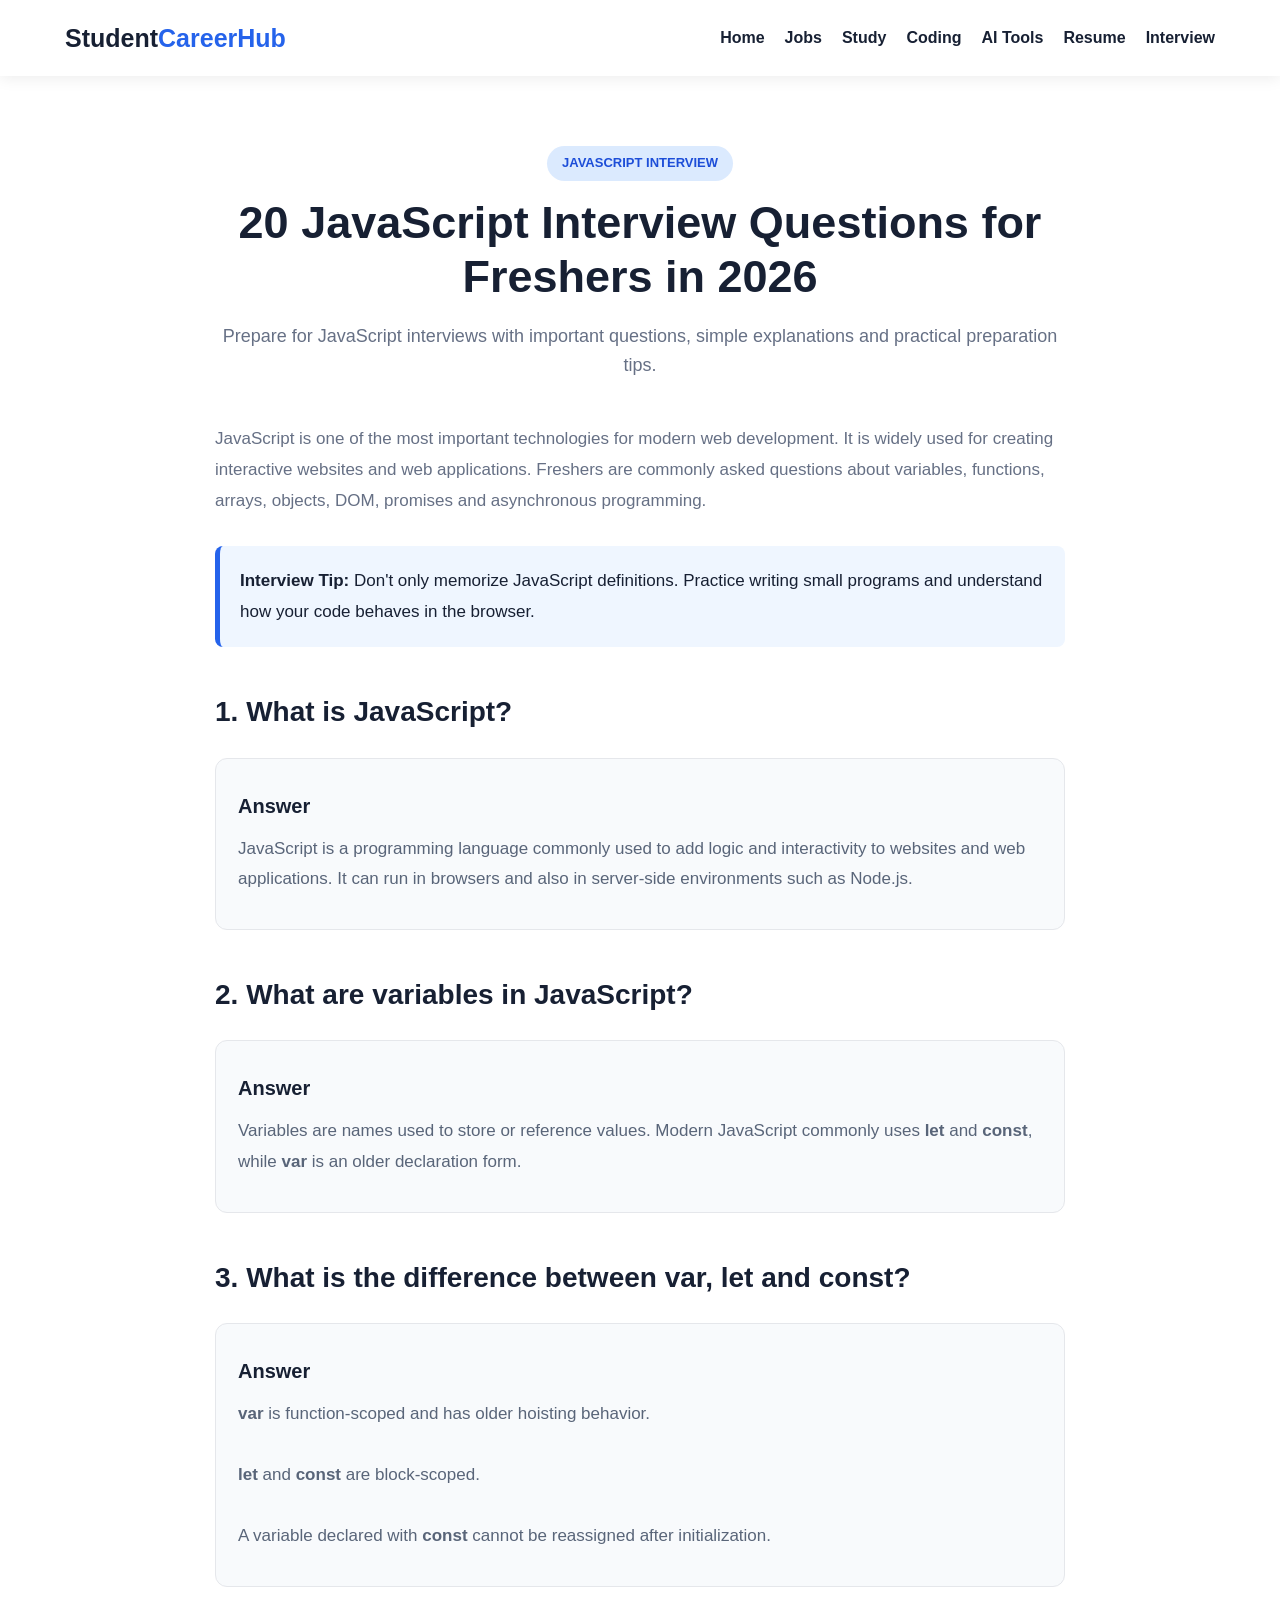
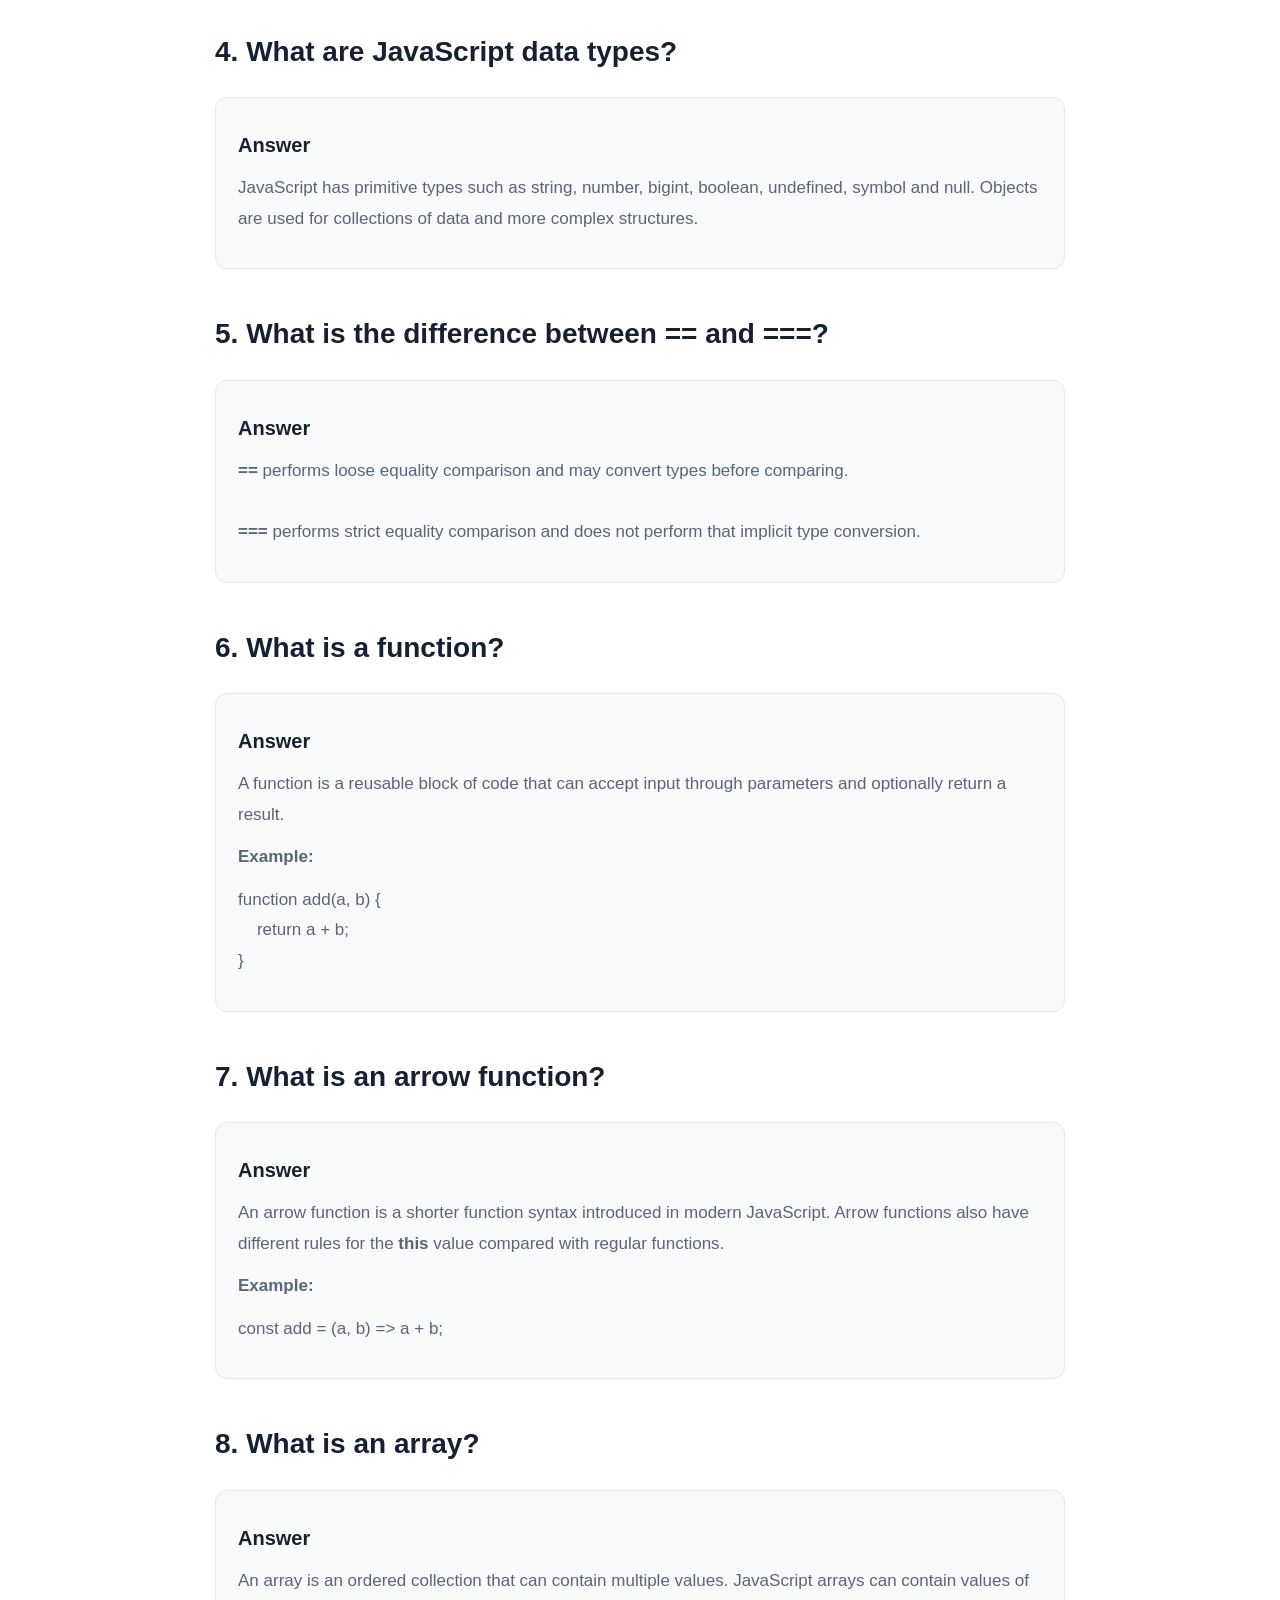
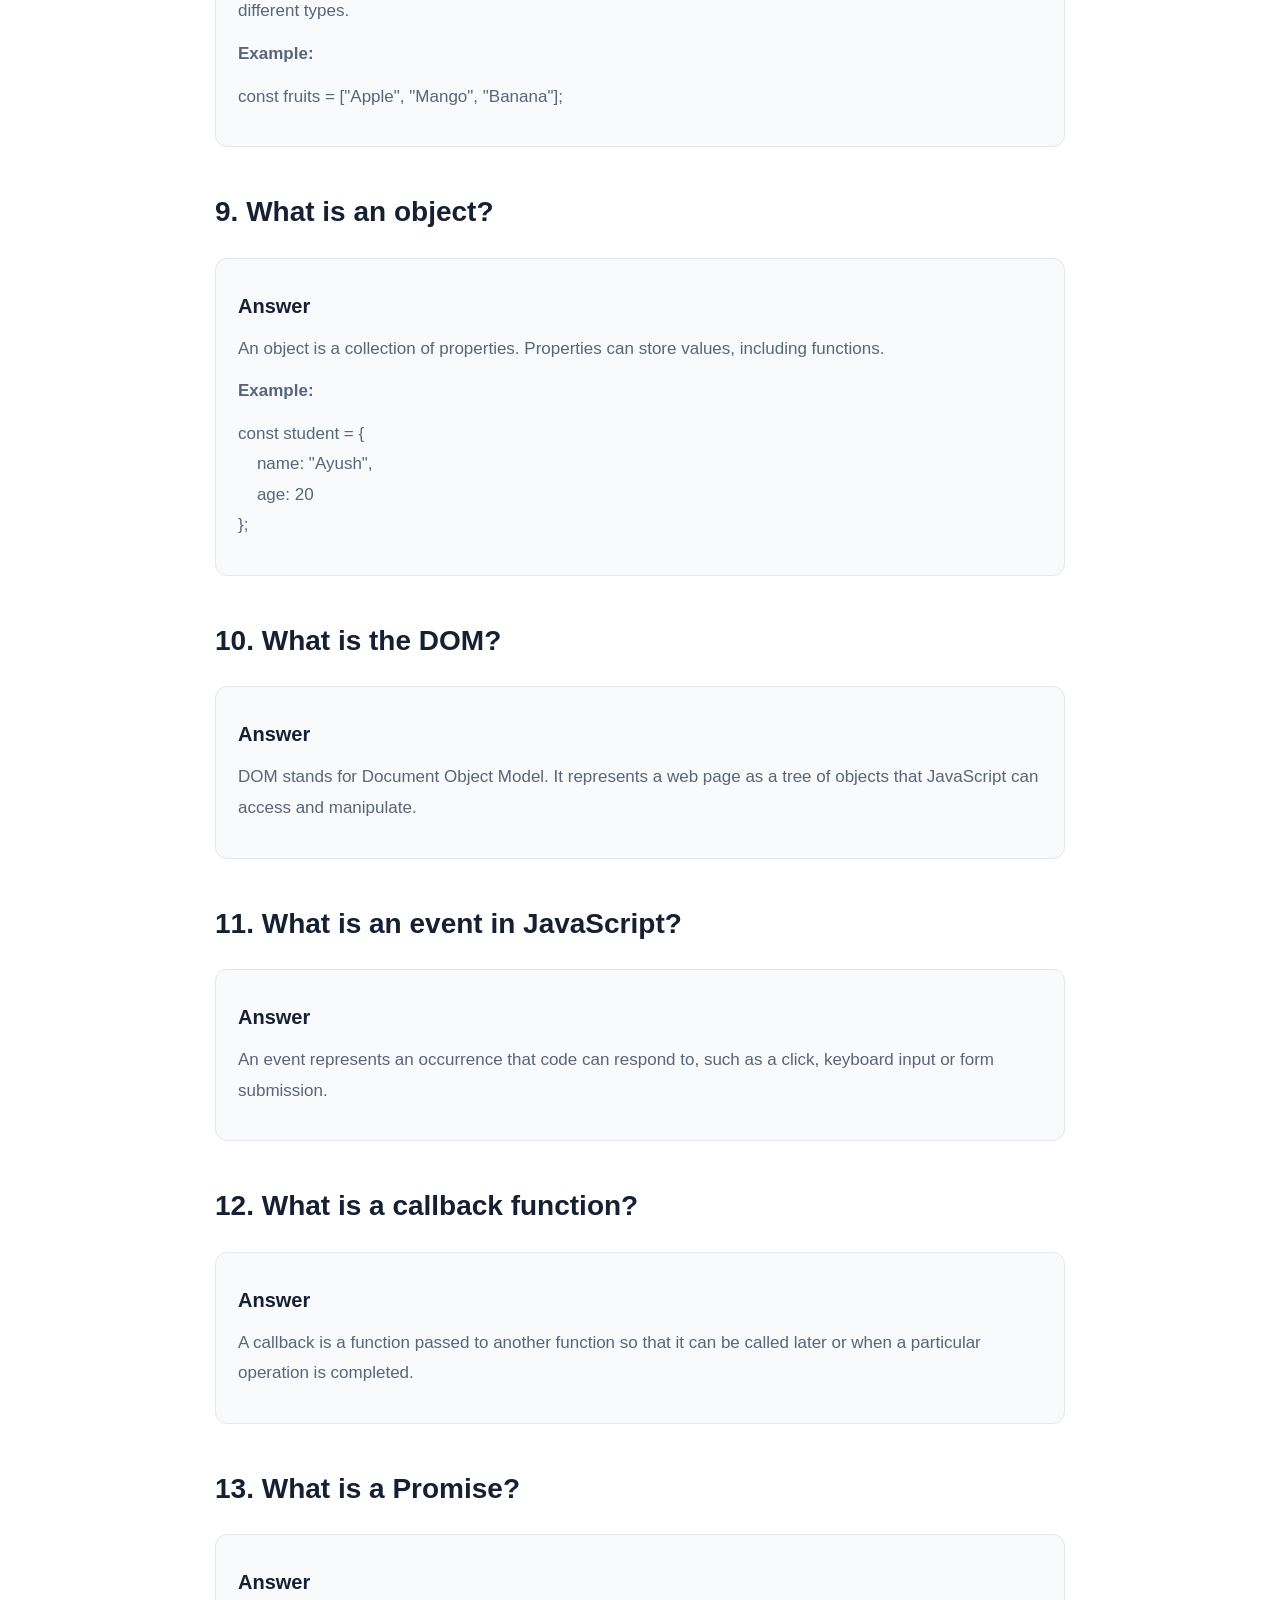
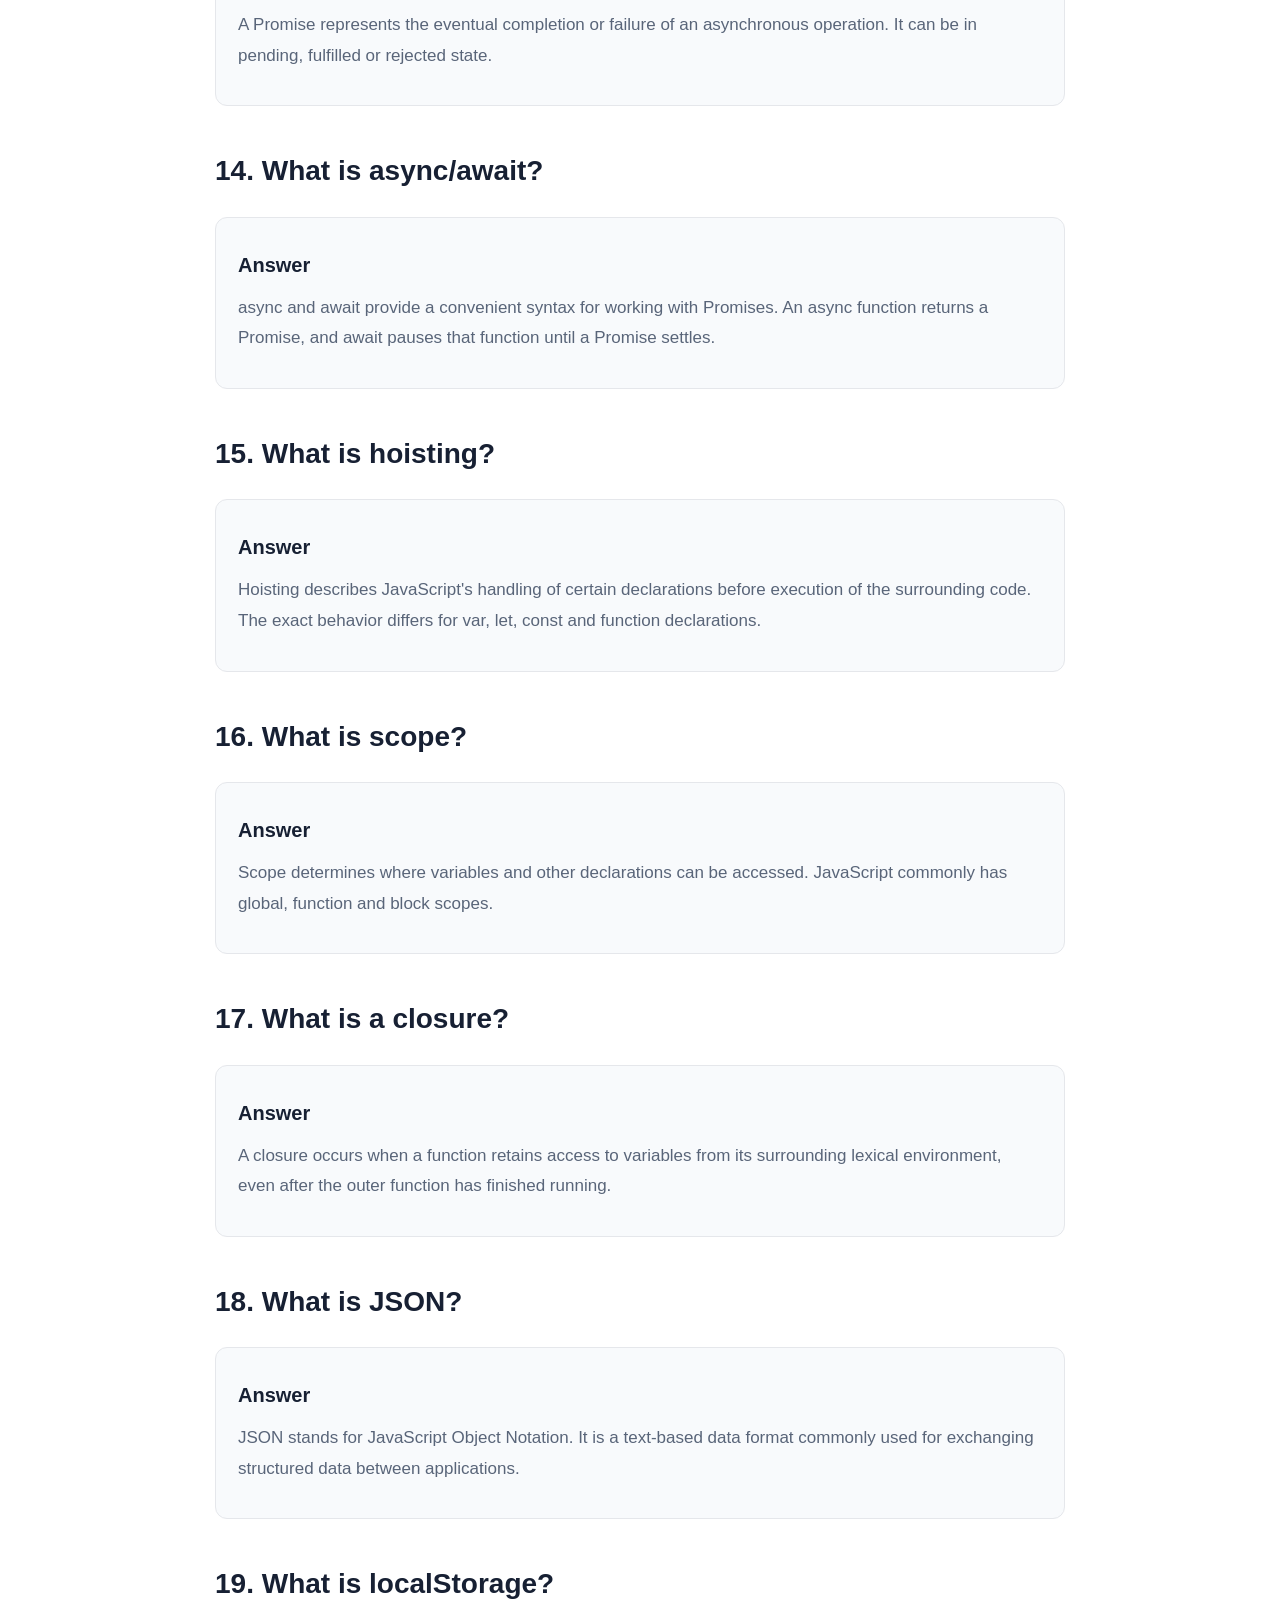
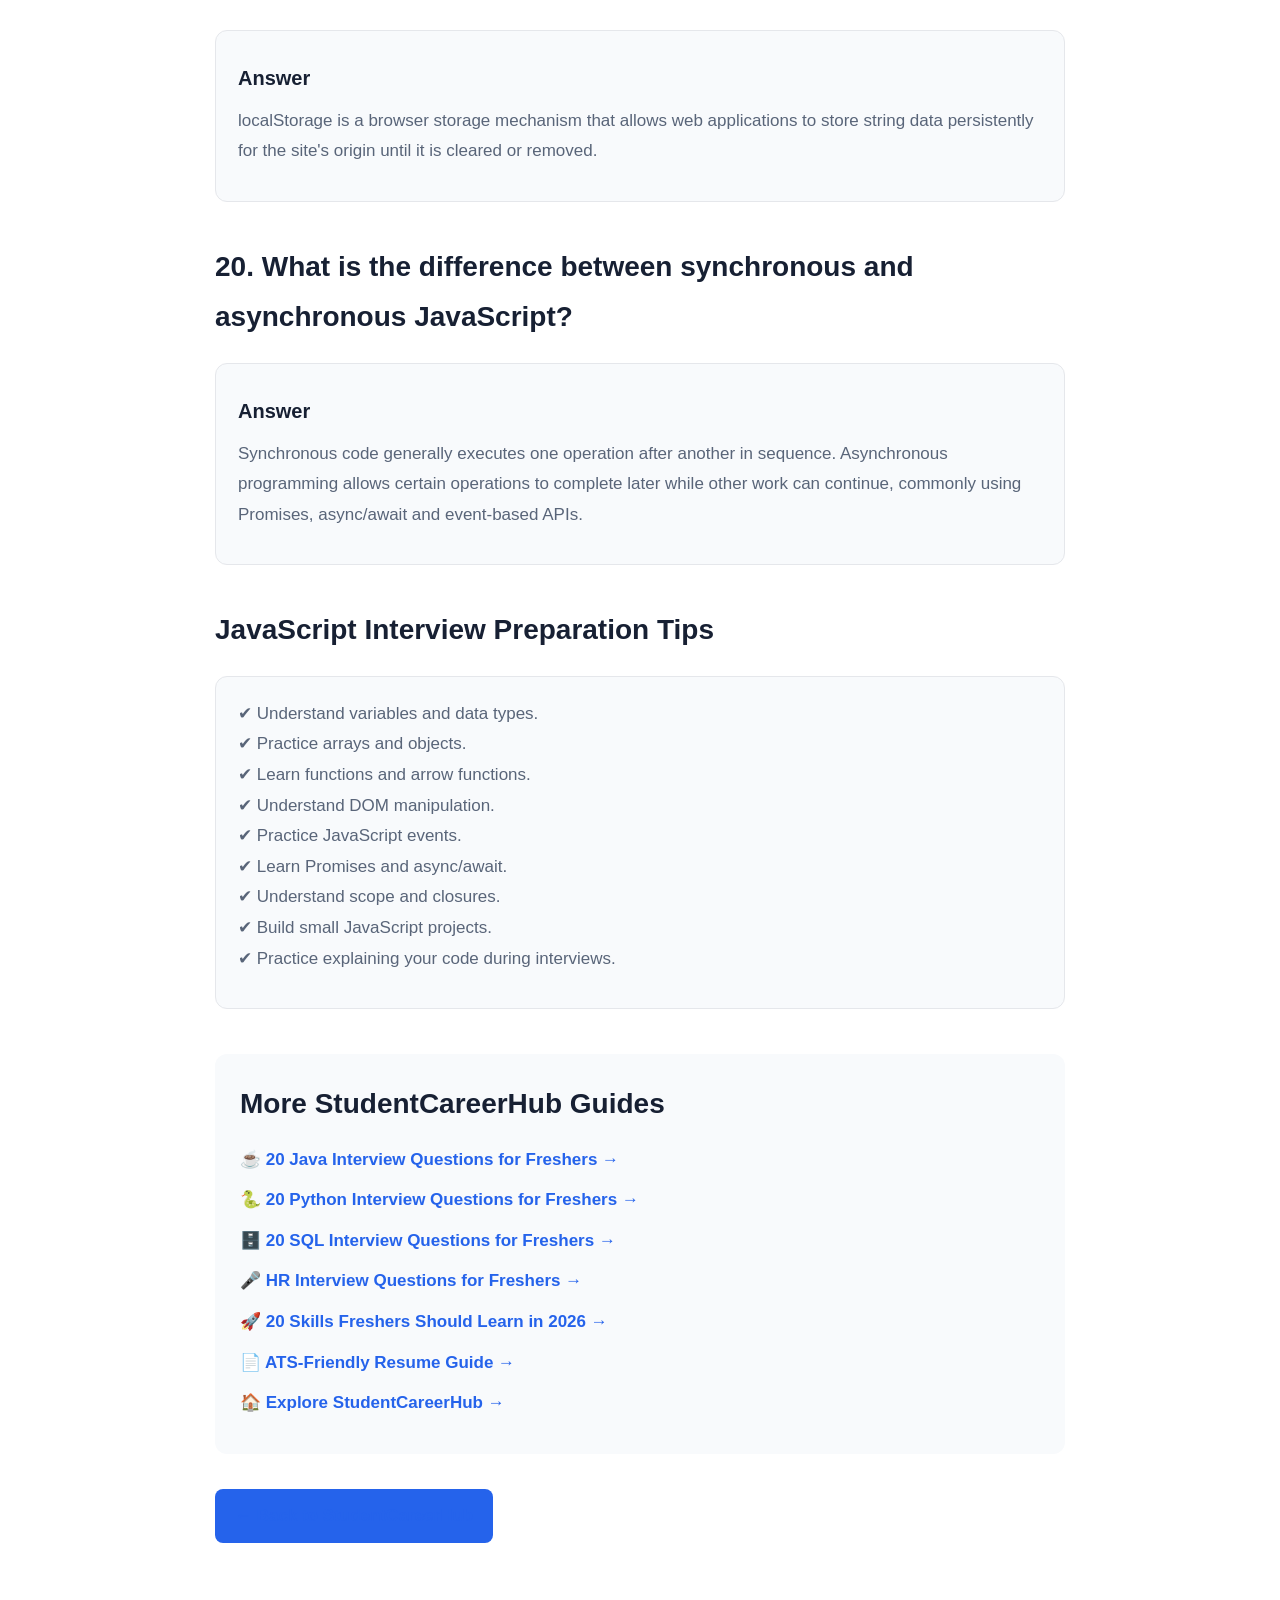
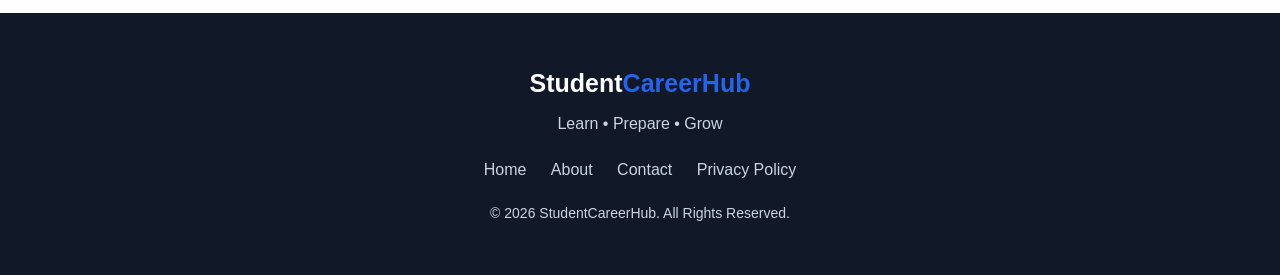
<file: javascript-interview-questions-2026.html>
<!DOCTYPE html>
<html lang="en">

<head>

    <meta charset="UTF-8">

    <meta name="viewport" content="width=device-width, initial-scale=1.0">

    <title>20 JavaScript Interview Questions for Freshers in 2026 | StudentCareerHub</title>

    <meta name="description"
        content="Prepare for JavaScript interviews with 20 important JavaScript interview questions and simple answers for freshers in 2026. Learn variables, functions, arrays, DOM, promises, async await and more.">

    <meta name="keywords"
        content="JavaScript interview questions for freshers, JavaScript interview questions 2026, JavaScript questions and answers, JavaScript interview preparation">

    <meta name="author" content="StudentCareerHub">

    <meta name="robots" content="index, follow">

    <link rel="canonical"
        href="https://dwivediayush662-lang.github.io/studentcareerhub/javascript-interview-questions-2026.html">

    <link rel="stylesheet" href="style.css">

    <style>

        .article-page {
            max-width: 900px;
            margin: auto;
            padding: 70px 25px;
        }

        .article-header {
            text-align: center;
            margin-bottom: 45px;
        }

        .article-category {
            display: inline-block;
            background: #dbeafe;
            color: #1d4ed8;
            padding: 7px 15px;
            border-radius: 50px;
            font-weight: 700;
            font-size: 13px;
            margin-bottom: 15px;
        }

        .article-header h1 {
            font-size: 45px;
            line-height: 1.2;
            margin-bottom: 18px;
        }

        .article-header p {
            color: #667085;
            font-size: 18px;
        }

        .article-content {
            font-size: 17px;
            line-height: 1.8;
        }

        .article-content h2 {
            font-size: 28px;
            margin-top: 40px;
            margin-bottom: 15px;
        }

        .question {
            background: #f8fafc;
            border: 1px solid #e5e7eb;
            border-radius: 12px;
            padding: 22px;
            margin: 20px 0;
        }

        .question h3 {
            color: #172033;
            margin-bottom: 10px;
        }

        .question p {
            color: #596579;
        }

        .tip-box {
            background: #eff6ff;
            border-left: 5px solid #2563eb;
            padding: 20px;
            margin: 30px 0;
            border-radius: 8px;
        }

        .related-links {
            background: #f8fafc;
            padding: 25px;
            border-radius: 12px;
            margin-top: 45px;
        }

        .related-links h2 {
            margin-top: 0;
        }

        .related-links a {
            display: block;
            margin: 10px 0;
            color: #2563eb;
            font-weight: 600;
            text-decoration: none;
        }

        .back-button {
            display: inline-block;
            margin-top: 35px;
            padding: 12px 20px;
            background: #2563eb;
            color: white;
            text-decoration: none;
            border-radius: 8px;
            font-weight: 700;
        }

        @media (max-width: 600px) {

            .article-header h1 {
                font-size: 32px;
            }

            .article-content {
                font-size: 16px;
            }

        }

    </style>

</head>


<body>


<header>

    <nav class="navbar">

        <div class="logo">
            Student<span>CareerHub</span>
        </div>

        <ul class="nav-links">

            <li>
                <a href="index.html">Home</a>
            </li>

            <li>
                <a href="index.html#jobs">Jobs</a>
            </li>

            <li>
                <a href="index.html#study">Study</a>
            </li>

            <li>
                <a href="index.html#coding">Coding</a>
            </li>

            <li>
                <a href="index.html#ai">AI Tools</a>
            </li>

            <li>
                <a href="index.html#resume">Resume</a>
            </li>

            <li>
                <a href="index.html#interview">Interview</a>
            </li>

        </ul>

    </nav>

</header>



<main class="article-page">


    <div class="article-header">

        <span class="article-category">
            JAVASCRIPT INTERVIEW
        </span>

        <h1>
            20 JavaScript Interview Questions for Freshers in 2026
        </h1>

        <p>
            Prepare for JavaScript interviews with important questions,
            simple explanations and practical preparation tips.
        </p>

    </div>



    <div class="article-content">


        <p>
            JavaScript is one of the most important technologies
            for modern web development. It is widely used for
            creating interactive websites and web applications.
            Freshers are commonly asked questions about variables,
            functions, arrays, objects, DOM, promises and
            asynchronous programming.
        </p>


        <div class="tip-box">

            <strong>Interview Tip:</strong>

            Don't only memorize JavaScript definitions. Practice
            writing small programs and understand how your code
            behaves in the browser.

        </div>



        <h2>1. What is JavaScript?</h2>

        <div class="question">

            <h3>Answer</h3>

            <p>
                JavaScript is a programming language commonly used
                to add logic and interactivity to websites and web
                applications. It can run in browsers and also in
                server-side environments such as Node.js.
            </p>

        </div>



        <h2>2. What are variables in JavaScript?</h2>

        <div class="question">

            <h3>Answer</h3>

            <p>
                Variables are names used to store or reference
                values. Modern JavaScript commonly uses
                <strong>let</strong> and <strong>const</strong>,
                while <strong>var</strong> is an older declaration
                form.
            </p>

        </div>



        <h2>3. What is the difference between var, let and const?</h2>

        <div class="question">

            <h3>Answer</h3>

            <p>
                <strong>var</strong> is function-scoped and has
                older hoisting behavior.
                <br><br>
                <strong>let</strong> and <strong>const</strong>
                are block-scoped.
                <br><br>
                A variable declared with <strong>const</strong>
                cannot be reassigned after initialization.
            </p>

        </div>



        <h2>4. What are JavaScript data types?</h2>

        <div class="question">

            <h3>Answer</h3>

            <p>
                JavaScript has primitive types such as string,
                number, bigint, boolean, undefined, symbol and
                null. Objects are used for collections of data and
                more complex structures.
            </p>

        </div>



        <h2>5. What is the difference between == and ===?</h2>

        <div class="question">

            <h3>Answer</h3>

            <p>
                <strong>==</strong> performs loose equality
                comparison and may convert types before comparing.
                <br><br>
                <strong>===</strong> performs strict equality
                comparison and does not perform that implicit type
                conversion.
            </p>

        </div>



        <h2>6. What is a function?</h2>

        <div class="question">

            <h3>Answer</h3>

            <p>
                A function is a reusable block of code that can
                accept input through parameters and optionally
                return a result.
            </p>

            <p>
                <strong>Example:</strong>
            </p>

            <p>
                function add(a, b) {<br>
                &nbsp;&nbsp;&nbsp;&nbsp;return a + b;<br>
                }
            </p>

        </div>



        <h2>7. What is an arrow function?</h2>

        <div class="question">

            <h3>Answer</h3>

            <p>
                An arrow function is a shorter function syntax
                introduced in modern JavaScript. Arrow functions
                also have different rules for the
                <strong>this</strong> value compared with regular
                functions.
            </p>

            <p>
                <strong>Example:</strong>
            </p>

            <p>
                const add = (a, b) =&gt; a + b;
            </p>

        </div>



        <h2>8. What is an array?</h2>

        <div class="question">

            <h3>Answer</h3>

            <p>
                An array is an ordered collection that can contain
                multiple values. JavaScript arrays can contain
                values of different types.
            </p>

            <p>
                <strong>Example:</strong>
            </p>

            <p>
                const fruits = ["Apple", "Mango", "Banana"];
            </p>

        </div>



        <h2>9. What is an object?</h2>

        <div class="question">

            <h3>Answer</h3>

            <p>
                An object is a collection of properties. Properties
                can store values, including functions.
            </p>

            <p>
                <strong>Example:</strong>
            </p>

            <p>
                const student = {<br>
                &nbsp;&nbsp;&nbsp;&nbsp;name: "Ayush",<br>
                &nbsp;&nbsp;&nbsp;&nbsp;age: 20<br>
                };
            </p>

        </div>



        <h2>10. What is the DOM?</h2>

        <div class="question">

            <h3>Answer</h3>

            <p>
                DOM stands for Document Object Model. It represents
                a web page as a tree of objects that JavaScript can
                access and manipulate.
            </p>

        </div>



        <h2>11. What is an event in JavaScript?</h2>

        <div class="question">

            <h3>Answer</h3>

            <p>
                An event represents an occurrence that code can
                respond to, such as a click, keyboard input or form
                submission.
            </p>

        </div>



        <h2>12. What is a callback function?</h2>

        <div class="question">

            <h3>Answer</h3>

            <p>
                A callback is a function passed to another function
                so that it can be called later or when a particular
                operation is completed.
            </p>

        </div>



        <h2>13. What is a Promise?</h2>

        <div class="question">

            <h3>Answer</h3>

            <p>
                A Promise represents the eventual completion or
                failure of an asynchronous operation. It can be in
                pending, fulfilled or rejected state.
            </p>

        </div>



        <h2>14. What is async/await?</h2>

        <div class="question">

            <h3>Answer</h3>

            <p>
                async and await provide a convenient syntax for
                working with Promises. An async function returns a
                Promise, and await pauses that function until a
                Promise settles.
            </p>

        </div>



        <h2>15. What is hoisting?</h2>

        <div class="question">

            <h3>Answer</h3>

            <p>
                Hoisting describes JavaScript's handling of certain
                declarations before execution of the surrounding
                code. The exact behavior differs for var, let, const
                and function declarations.
            </p>

        </div>



        <h2>16. What is scope?</h2>

        <div class="question">

            <h3>Answer</h3>

            <p>
                Scope determines where variables and other
                declarations can be accessed. JavaScript commonly
                has global, function and block scopes.
            </p>

        </div>



        <h2>17. What is a closure?</h2>

        <div class="question">

            <h3>Answer</h3>

            <p>
                A closure occurs when a function retains access to
                variables from its surrounding lexical environment,
                even after the outer function has finished running.
            </p>

        </div>



        <h2>18. What is JSON?</h2>

        <div class="question">

            <h3>Answer</h3>

            <p>
                JSON stands for JavaScript Object Notation. It is a
                text-based data format commonly used for exchanging
                structured data between applications.
            </p>

        </div>



        <h2>19. What is localStorage?</h2>

        <div class="question">

            <h3>Answer</h3>

            <p>
                localStorage is a browser storage mechanism that
                allows web applications to store string data
                persistently for the site's origin until it is
                cleared or removed.
            </p>

        </div>



        <h2>20. What is the difference between synchronous and asynchronous JavaScript?</h2>

        <div class="question">

            <h3>Answer</h3>

            <p>
                Synchronous code generally executes one operation
                after another in sequence. Asynchronous programming
                allows certain operations to complete later while
                other work can continue, commonly using Promises,
                async/await and event-based APIs.
            </p>

        </div>



        <h2>JavaScript Interview Preparation Tips</h2>

        <div class="question">

            <p>
                ✔ Understand variables and data types.<br>
                ✔ Practice arrays and objects.<br>
                ✔ Learn functions and arrow functions.<br>
                ✔ Understand DOM manipulation.<br>
                ✔ Practice JavaScript events.<br>
                ✔ Learn Promises and async/await.<br>
                ✔ Understand scope and closures.<br>
                ✔ Build small JavaScript projects.<br>
                ✔ Practice explaining your code during interviews.
            </p>

        </div>



        <div class="related-links">

            <h2>More StudentCareerHub Guides</h2>

            <a href="java-interview-questions-2026.html">
                ☕ 20 Java Interview Questions for Freshers →
            </a>

            <a href="python-interview-questions-2026.html">
                🐍 20 Python Interview Questions for Freshers →
            </a>

            <a href="sql-interview-questions-2026.html">
                🗄️ 20 SQL Interview Questions for Freshers →
            </a>

            <a href="hr-interview-questions.html">
                🎤 HR Interview Questions for Freshers →
            </a>

            <a href="skills-for-freshers-2026.html">
                🚀 20 Skills Freshers Should Learn in 2026 →
            </a>

            <a href="ats-friendly-resume.html">
                📄 ATS-Friendly Resume Guide →
            </a>

            <a href="index.html">
                🏠 Explore StudentCareerHub →
            </a>

        </div>



        <a href="index.html" class="back-button">
            ← Back to StudentCareerHub
        </a>


    </div>

</main>



<footer>

    <div class="footer-logo">
        Student<span>CareerHub</span>
    </div>

    <p>
        Learn • Prepare • Grow
    </p>

    <div class="footer-links">

        <a href="index.html">Home</a>

        <a href="#">About</a>

        <a href="#">Contact</a>

        <a href="#">Privacy Policy</a>

    </div>

    <p class="copyright">
        © 2026 StudentCareerHub. All Rights Reserved.
    </p>

</footer>


</body>

</html>
</file>
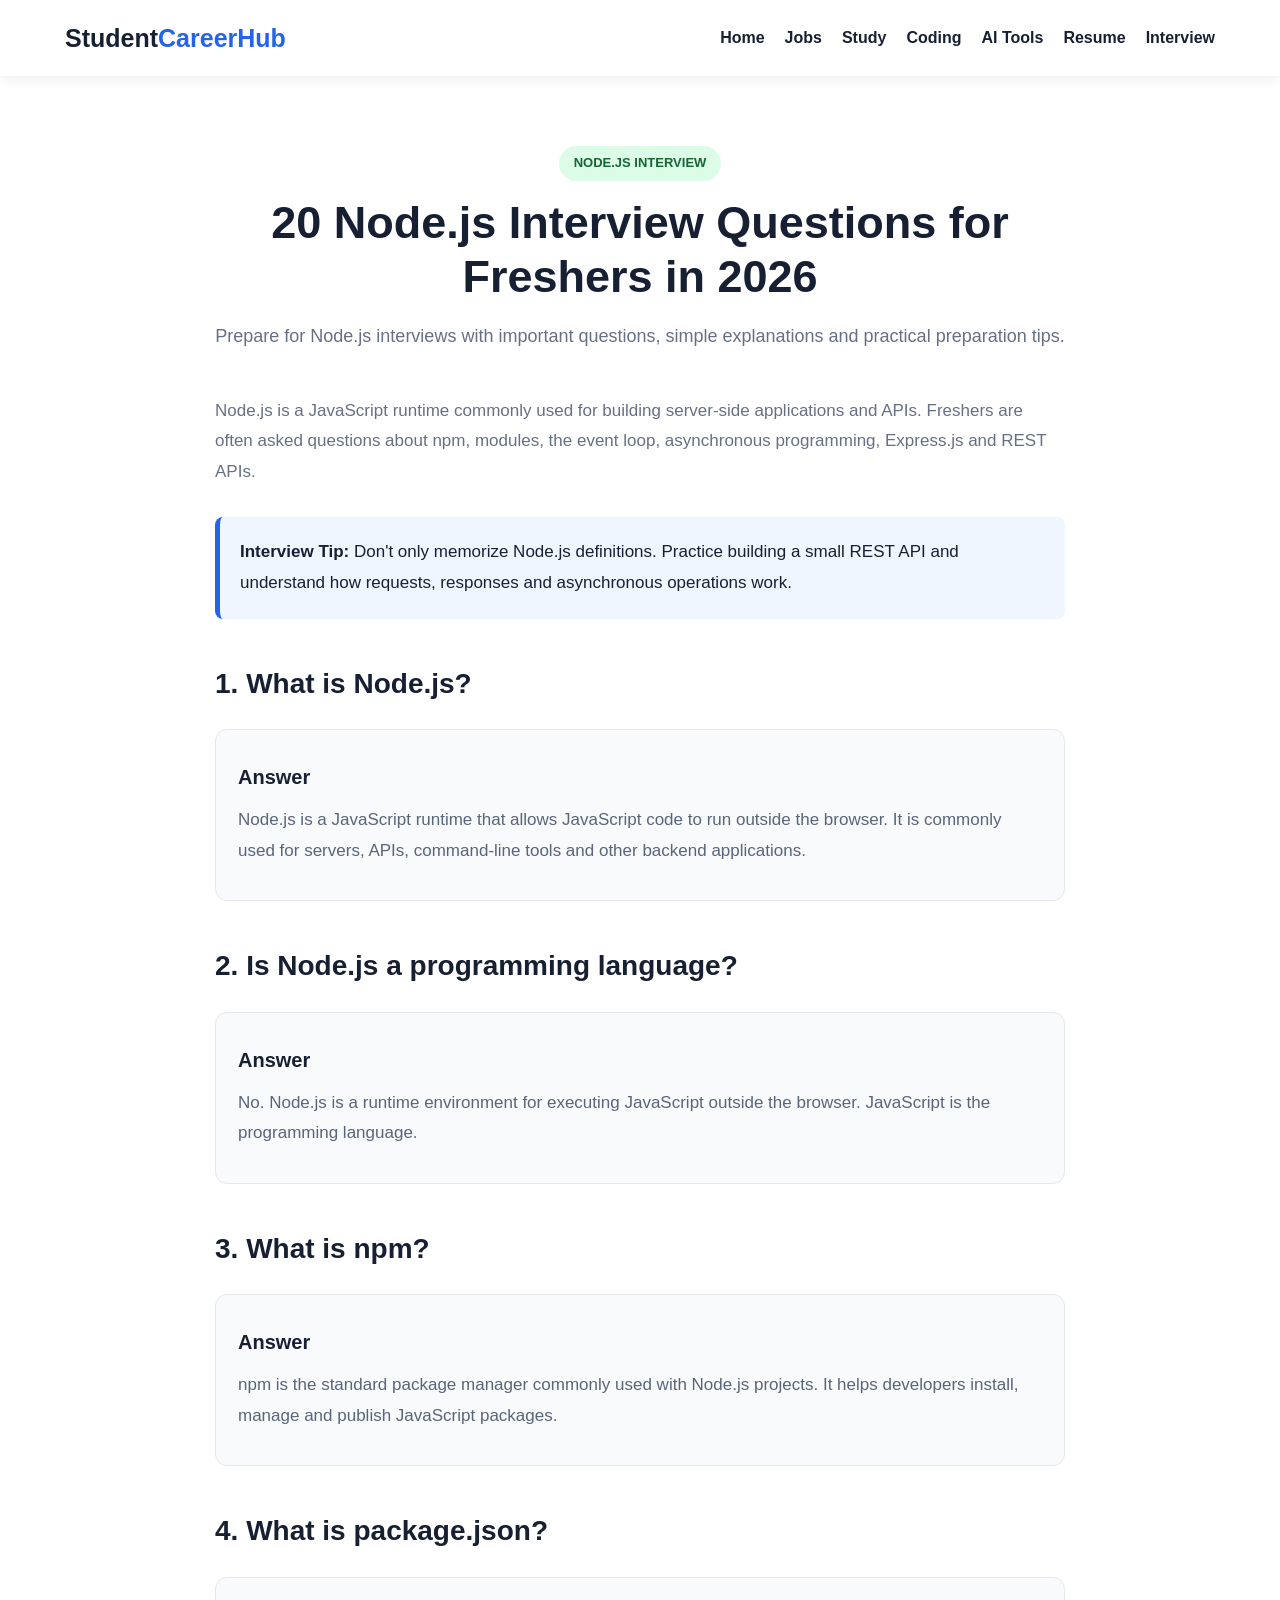
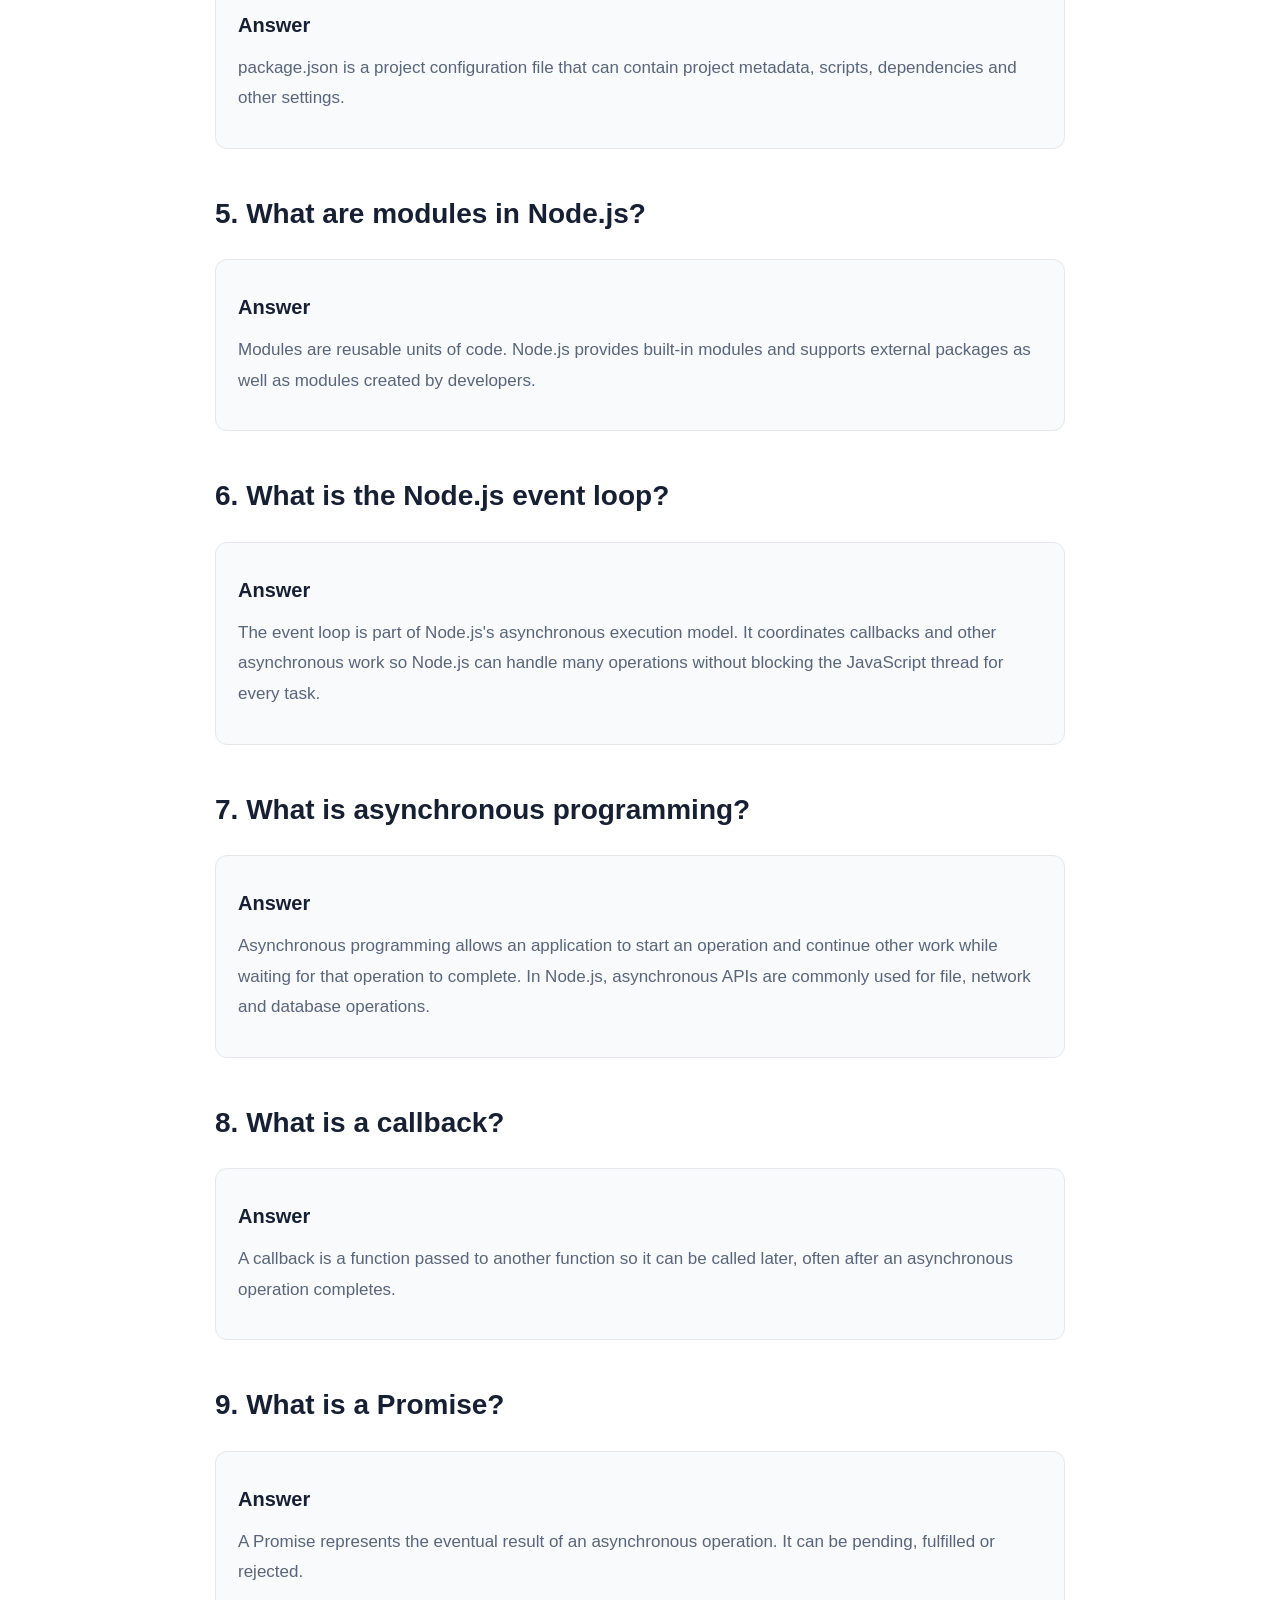
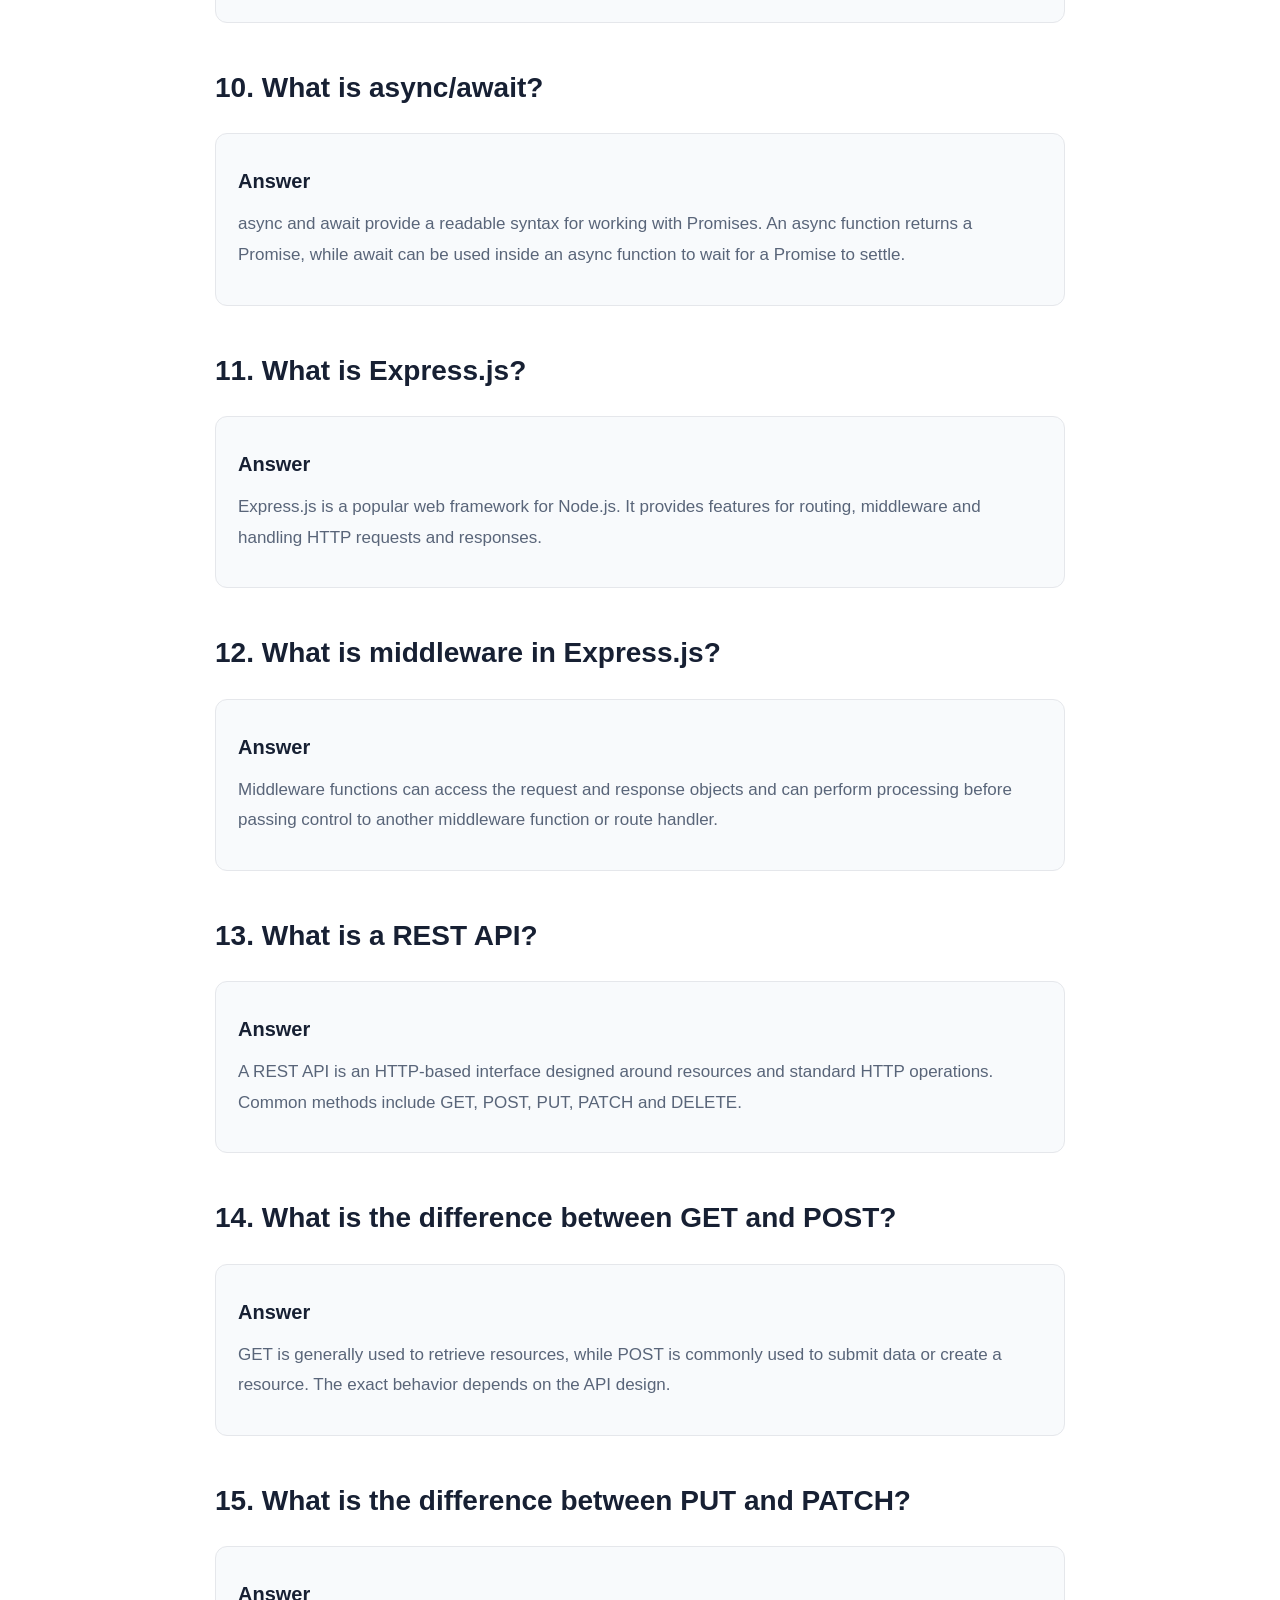
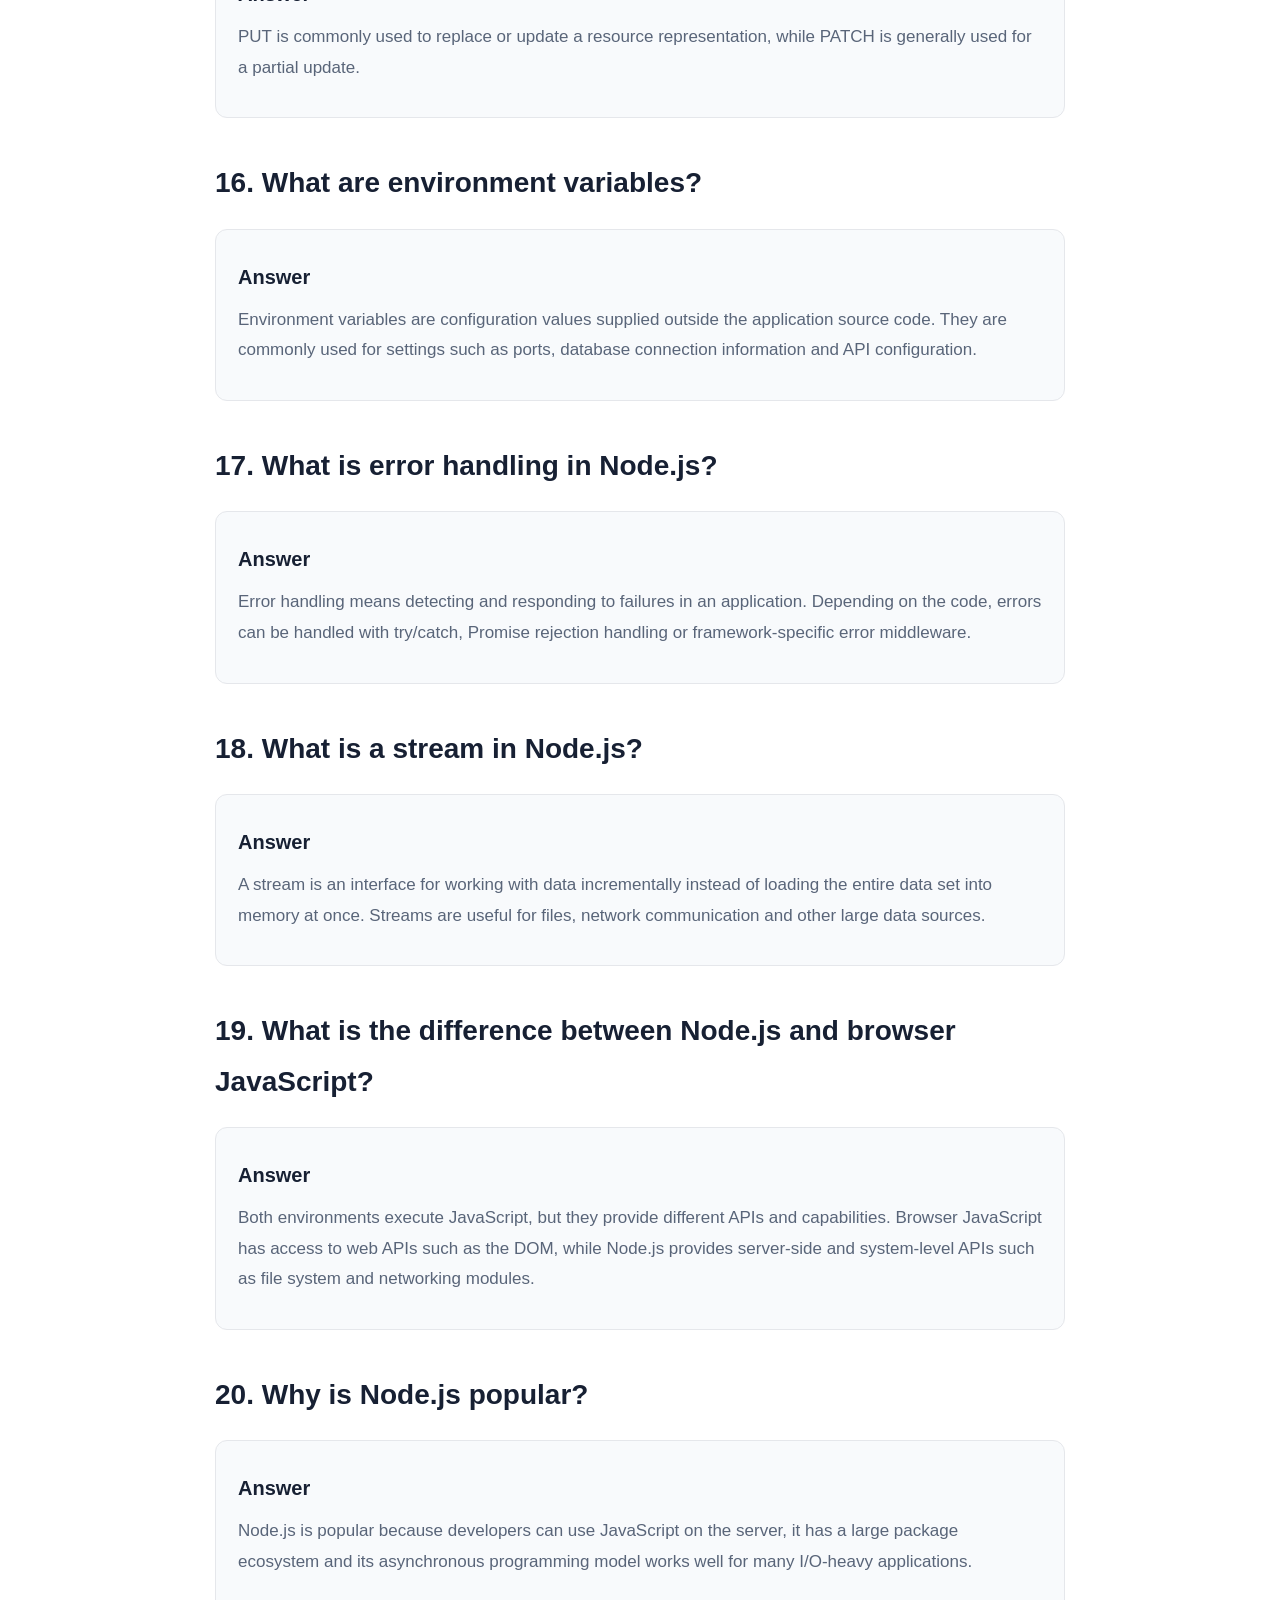
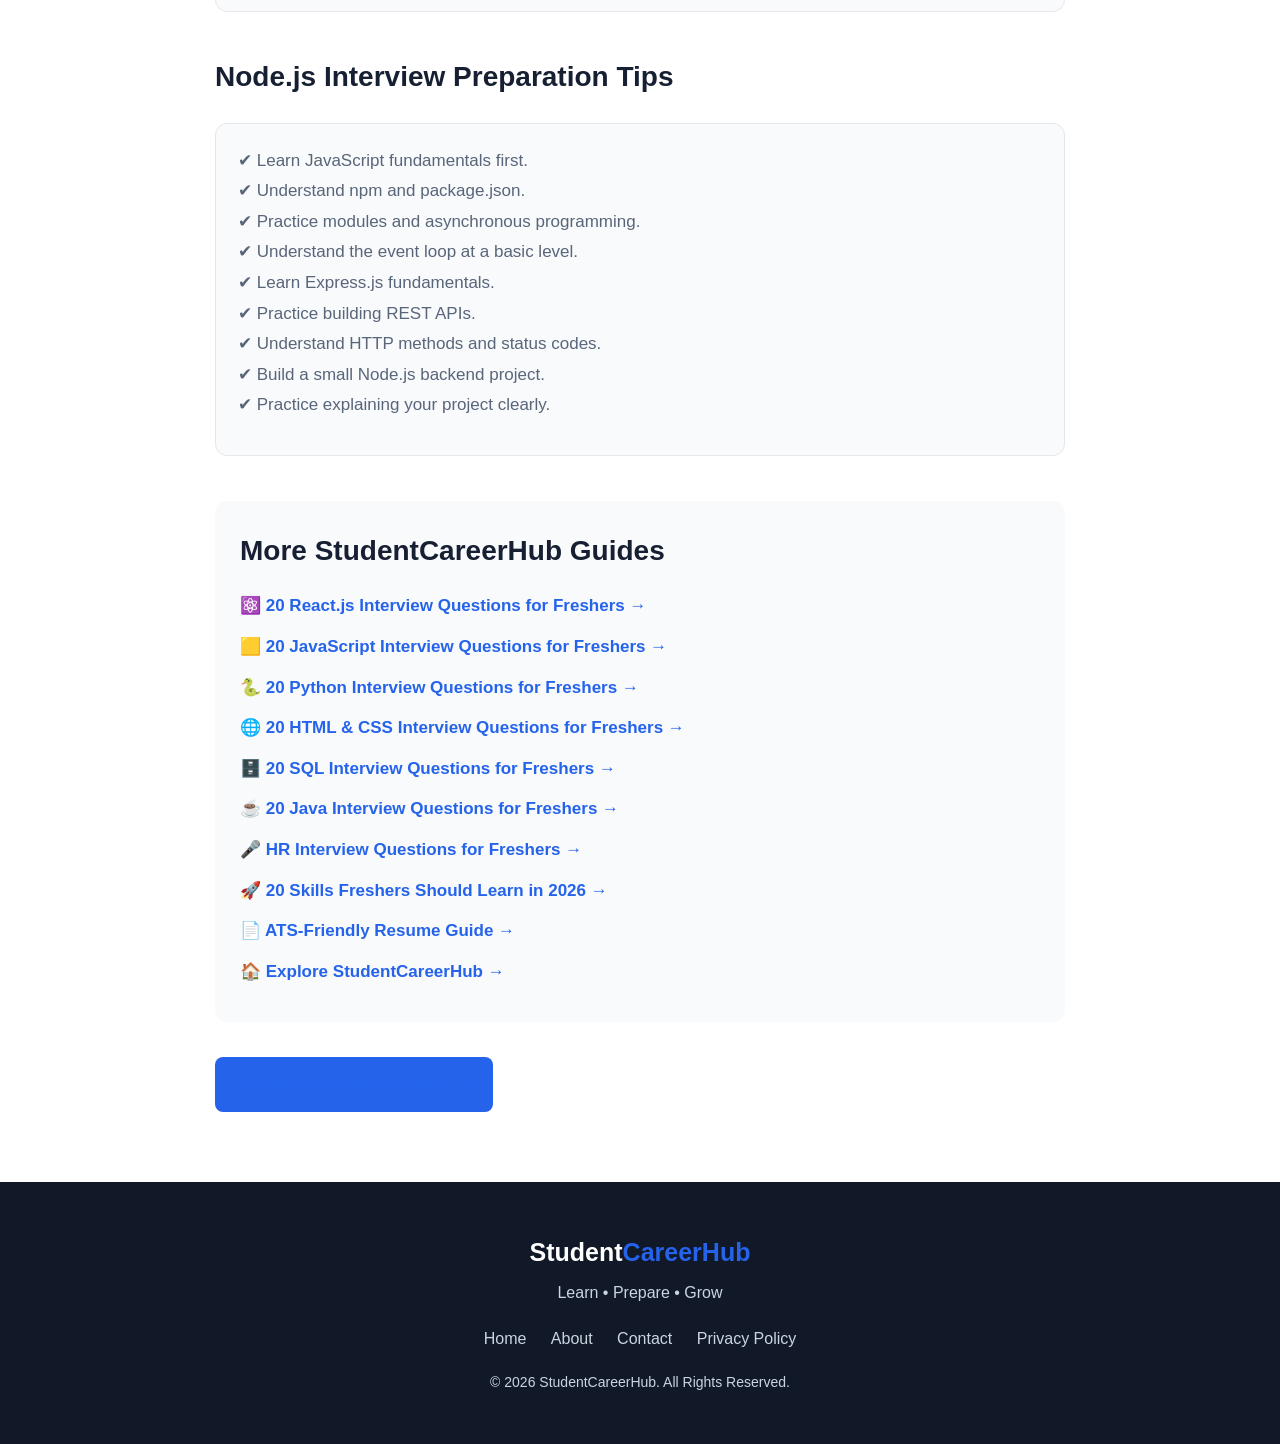
<file: nodejs-interview-questions-2026.html>
<!DOCTYPE html>
<html lang="en">

<head>

    <meta charset="UTF-8">

    <meta name="viewport" content="width=device-width, initial-scale=1.0">

    <title>20 Node.js Interview Questions for Freshers in 2026 | StudentCareerHub</title>

    <meta name="description"
        content="Prepare for Node.js interviews with 20 important Node.js interview questions and simple answers for freshers in 2026. Learn Node.js, npm, modules, event loop, Express.js, REST APIs and more.">

    <meta name="keywords"
        content="Node.js interview questions for freshers, Node.js interview questions 2026, Node.js questions and answers, Node.js interview preparation, Express.js interview questions">

    <meta name="author" content="StudentCareerHub">

    <meta name="robots" content="index, follow">

    <link rel="canonical"
        href="https://dwivediayush662-lang.github.io/studentcareerhub/nodejs-interview-questions-2026.html">

    <link rel="stylesheet" href="style.css">

    <style>

        .article-page {
            max-width: 900px;
            margin: auto;
            padding: 70px 25px;
        }

        .article-header {
            text-align: center;
            margin-bottom: 45px;
        }

        .article-category {
            display: inline-block;
            background: #dcfce7;
            color: #166534;
            padding: 7px 15px;
            border-radius: 50px;
            font-weight: 700;
            font-size: 13px;
            margin-bottom: 15px;
        }

        .article-header h1 {
            font-size: 45px;
            line-height: 1.2;
            margin-bottom: 18px;
        }

        .article-header p {
            color: #667085;
            font-size: 18px;
        }

        .article-content {
            font-size: 17px;
            line-height: 1.8;
        }

        .article-content h2 {
            font-size: 28px;
            margin-top: 40px;
            margin-bottom: 15px;
        }

        .question {
            background: #f8fafc;
            border: 1px solid #e5e7eb;
            border-radius: 12px;
            padding: 22px;
            margin: 20px 0;
        }

        .question h3 {
            color: #172033;
            margin-bottom: 10px;
        }

        .question p {
            color: #596579;
        }

        .tip-box {
            background: #eff6ff;
            border-left: 5px solid #2563eb;
            padding: 20px;
            margin: 30px 0;
            border-radius: 8px;
        }

        .related-links {
            background: #f8fafc;
            padding: 25px;
            border-radius: 12px;
            margin-top: 45px;
        }

        .related-links h2 {
            margin-top: 0;
        }

        .related-links a {
            display: block;
            margin: 10px 0;
            color: #2563eb;
            font-weight: 600;
            text-decoration: none;
        }

        .back-button {
            display: inline-block;
            margin-top: 35px;
            padding: 12px 20px;
            background: #2563eb;
            color: white;
            text-decoration: none;
            border-radius: 8px;
            font-weight: 700;
        }

        @media (max-width: 600px) {

            .article-header h1 {
                font-size: 32px;
            }

            .article-content {
                font-size: 16px;
            }

        }

    </style>

</head>


<body>


<header>

    <nav class="navbar">

        <div class="logo">
            Student<span>CareerHub</span>
        </div>

        <ul class="nav-links">

            <li>
                <a href="index.html">Home</a>
            </li>

            <li>
                <a href="index.html#jobs">Jobs</a>
            </li>

            <li>
                <a href="index.html#study">Study</a>
            </li>

            <li>
                <a href="index.html#coding">Coding</a>
            </li>

            <li>
                <a href="index.html#ai">AI Tools</a>
            </li>

            <li>
                <a href="index.html#resume">Resume</a>
            </li>

            <li>
                <a href="index.html#interview">Interview</a>
            </li>

        </ul>

    </nav>

</header>



<main class="article-page">


    <div class="article-header">

        <span class="article-category">
            NODE.JS INTERVIEW
        </span>

        <h1>
            20 Node.js Interview Questions for Freshers in 2026
        </h1>

        <p>
            Prepare for Node.js interviews with important questions,
            simple explanations and practical preparation tips.
        </p>

    </div>



    <div class="article-content">


        <p>
            Node.js is a JavaScript runtime commonly used for
            building server-side applications and APIs. Freshers
            are often asked questions about npm, modules, the
            event loop, asynchronous programming, Express.js and
            REST APIs.
        </p>


        <div class="tip-box">

            <strong>Interview Tip:</strong>

            Don't only memorize Node.js definitions. Practice
            building a small REST API and understand how requests,
            responses and asynchronous operations work.

        </div>



        <h2>1. What is Node.js?</h2>

        <div class="question">

            <h3>Answer</h3>

            <p>
                Node.js is a JavaScript runtime that allows
                JavaScript code to run outside the browser. It is
                commonly used for servers, APIs, command-line tools
                and other backend applications.
            </p>

        </div>



        <h2>2. Is Node.js a programming language?</h2>

        <div class="question">

            <h3>Answer</h3>

            <p>
                No. Node.js is a runtime environment for executing
                JavaScript outside the browser. JavaScript is the
                programming language.
            </p>

        </div>



        <h2>3. What is npm?</h2>

        <div class="question">

            <h3>Answer</h3>

            <p>
                npm is the standard package manager commonly used
                with Node.js projects. It helps developers install,
                manage and publish JavaScript packages.
            </p>

        </div>



        <h2>4. What is package.json?</h2>

        <div class="question">

            <h3>Answer</h3>

            <p>
                package.json is a project configuration file that
                can contain project metadata, scripts, dependencies
                and other settings.
            </p>

        </div>



        <h2>5. What are modules in Node.js?</h2>

        <div class="question">

            <h3>Answer</h3>

            <p>
                Modules are reusable units of code. Node.js
                provides built-in modules and supports external
                packages as well as modules created by developers.
            </p>

        </div>



        <h2>6. What is the Node.js event loop?</h2>

        <div class="question">

            <h3>Answer</h3>

            <p>
                The event loop is part of Node.js's asynchronous
                execution model. It coordinates callbacks and
                other asynchronous work so Node.js can handle many
                operations without blocking the JavaScript thread
                for every task.
            </p>

        </div>



        <h2>7. What is asynchronous programming?</h2>

        <div class="question">

            <h3>Answer</h3>

            <p>
                Asynchronous programming allows an application to
                start an operation and continue other work while
                waiting for that operation to complete. In Node.js,
                asynchronous APIs are commonly used for file,
                network and database operations.
            </p>

        </div>



        <h2>8. What is a callback?</h2>

        <div class="question">

            <h3>Answer</h3>

            <p>
                A callback is a function passed to another function
                so it can be called later, often after an
                asynchronous operation completes.
            </p>

        </div>



        <h2>9. What is a Promise?</h2>

        <div class="question">

            <h3>Answer</h3>

            <p>
                A Promise represents the eventual result of an
                asynchronous operation. It can be pending,
                fulfilled or rejected.
            </p>

        </div>



        <h2>10. What is async/await?</h2>

        <div class="question">

            <h3>Answer</h3>

            <p>
                async and await provide a readable syntax for
                working with Promises. An async function returns a
                Promise, while await can be used inside an async
                function to wait for a Promise to settle.
            </p>

        </div>



        <h2>11. What is Express.js?</h2>

        <div class="question">

            <h3>Answer</h3>

            <p>
                Express.js is a popular web framework for Node.js.
                It provides features for routing, middleware and
                handling HTTP requests and responses.
            </p>

        </div>



        <h2>12. What is middleware in Express.js?</h2>

        <div class="question">

            <h3>Answer</h3>

            <p>
                Middleware functions can access the request and
                response objects and can perform processing before
                passing control to another middleware function or
                route handler.
            </p>

        </div>



        <h2>13. What is a REST API?</h2>

        <div class="question">

            <h3>Answer</h3>

            <p>
                A REST API is an HTTP-based interface designed
                around resources and standard HTTP operations.
                Common methods include GET, POST, PUT, PATCH and
                DELETE.
            </p>

        </div>



        <h2>14. What is the difference between GET and POST?</h2>

        <div class="question">

            <h3>Answer</h3>

            <p>
                GET is generally used to retrieve resources, while
                POST is commonly used to submit data or create a
                resource. The exact behavior depends on the API
                design.
            </p>

        </div>



        <h2>15. What is the difference between PUT and PATCH?</h2>

        <div class="question">

            <h3>Answer</h3>

            <p>
                PUT is commonly used to replace or update a
                resource representation, while PATCH is generally
                used for a partial update.
            </p>

        </div>



        <h2>16. What are environment variables?</h2>

        <div class="question">

            <h3>Answer</h3>

            <p>
                Environment variables are configuration values
                supplied outside the application source code.
                They are commonly used for settings such as
                ports, database connection information and API
                configuration.
            </p>

        </div>



        <h2>17. What is error handling in Node.js?</h2>

        <div class="question">

            <h3>Answer</h3>

            <p>
                Error handling means detecting and responding to
                failures in an application. Depending on the code,
                errors can be handled with try/catch, Promise
                rejection handling or framework-specific error
                middleware.
            </p>

        </div>



        <h2>18. What is a stream in Node.js?</h2>

        <div class="question">

            <h3>Answer</h3>

            <p>
                A stream is an interface for working with data
                incrementally instead of loading the entire data
                set into memory at once. Streams are useful for
                files, network communication and other large data
                sources.
            </p>

        </div>



        <h2>19. What is the difference between Node.js and browser JavaScript?</h2>

        <div class="question">

            <h3>Answer</h3>

            <p>
                Both environments execute JavaScript, but they
                provide different APIs and capabilities. Browser
                JavaScript has access to web APIs such as the DOM,
                while Node.js provides server-side and system-level
                APIs such as file system and networking modules.
            </p>

        </div>



        <h2>20. Why is Node.js popular?</h2>

        <div class="question">

            <h3>Answer</h3>

            <p>
                Node.js is popular because developers can use
                JavaScript on the server, it has a large package
                ecosystem and its asynchronous programming model
                works well for many I/O-heavy applications.
            </p>

        </div>



        <h2>Node.js Interview Preparation Tips</h2>

        <div class="question">

            <p>
                ✔ Learn JavaScript fundamentals first.<br>
                ✔ Understand npm and package.json.<br>
                ✔ Practice modules and asynchronous programming.<br>
                ✔ Understand the event loop at a basic level.<br>
                ✔ Learn Express.js fundamentals.<br>
                ✔ Practice building REST APIs.<br>
                ✔ Understand HTTP methods and status codes.<br>
                ✔ Build a small Node.js backend project.<br>
                ✔ Practice explaining your project clearly.
            </p>

        </div>



        <div class="related-links">

            <h2>More StudentCareerHub Guides</h2>

            <a href="reactjs-interview-questions-2026.html">
                ⚛️ 20 React.js Interview Questions for Freshers →
            </a>

            <a href="javascript-interview-questions-2026.html">
                🟨 20 JavaScript Interview Questions for Freshers →
            </a>

            <a href="python-interview-questions-2026.html">
                🐍 20 Python Interview Questions for Freshers →
            </a>

            <a href="html-css-interview-questions-2026.html">
                🌐 20 HTML & CSS Interview Questions for Freshers →
            </a>

            <a href="sql-interview-questions-2026.html">
                🗄️ 20 SQL Interview Questions for Freshers →
            </a>

            <a href="java-interview-questions-2026.html">
                ☕ 20 Java Interview Questions for Freshers →
            </a>

            <a href="hr-interview-questions.html">
                🎤 HR Interview Questions for Freshers →
            </a>

            <a href="skills-for-freshers-2026.html">
                🚀 20 Skills Freshers Should Learn in 2026 →
            </a>

            <a href="ats-friendly-resume.html">
                📄 ATS-Friendly Resume Guide →
            </a>

            <a href="index.html">
                🏠 Explore StudentCareerHub →
            </a>

        </div>



        <a href="index.html" class="back-button">
            ← Back to StudentCareerHub
        </a>


    </div>

</main>



<footer>

    <div class="footer-logo">
        Student<span>CareerHub</span>
    </div>

    <p>
        Learn • Prepare • Grow
    </p>

    <div class="footer-links">

        <a href="index.html">Home</a>

        <a href="#">About</a>

        <a href="#">Contact</a>

        <a href="#">Privacy Policy</a>

    </div>

    <p class="copyright">
        © 2026 StudentCareerHub. All Rights Reserved.
    </p>

</footer>


</body>

</html>
</file>
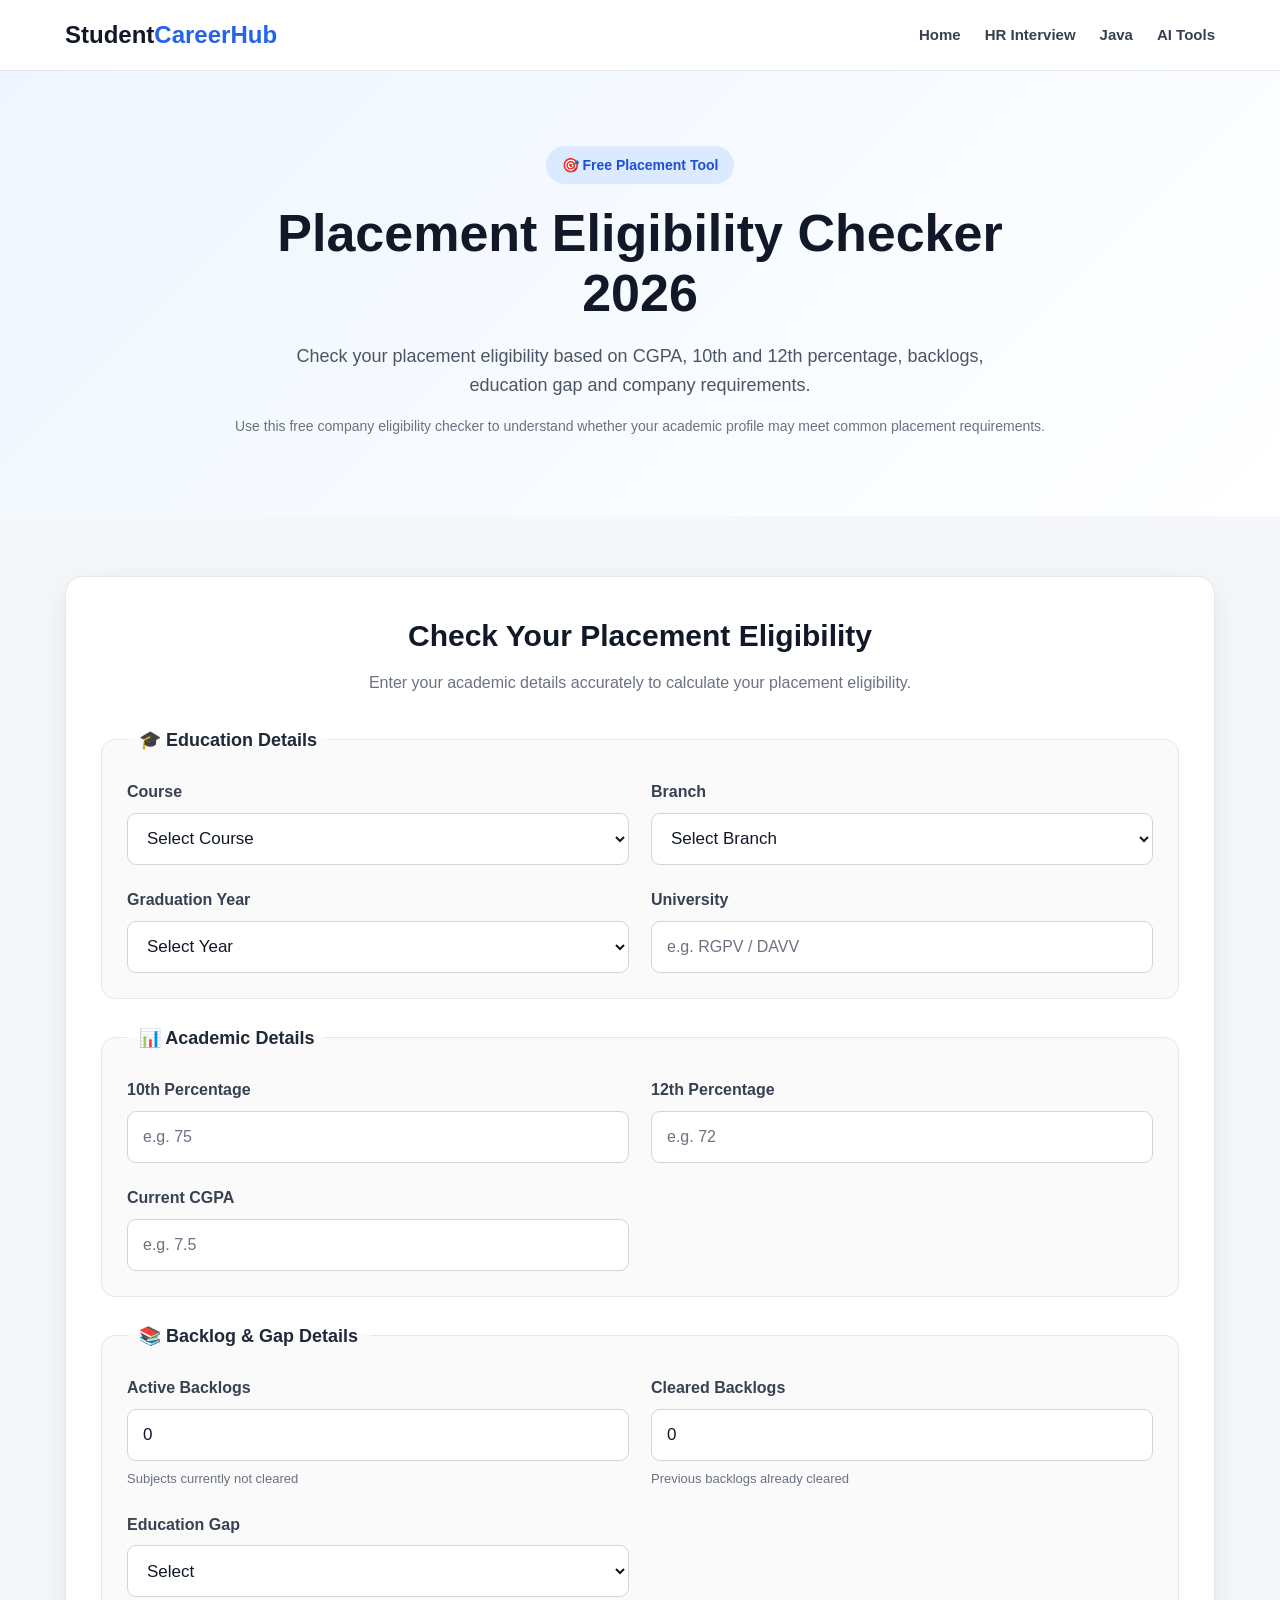
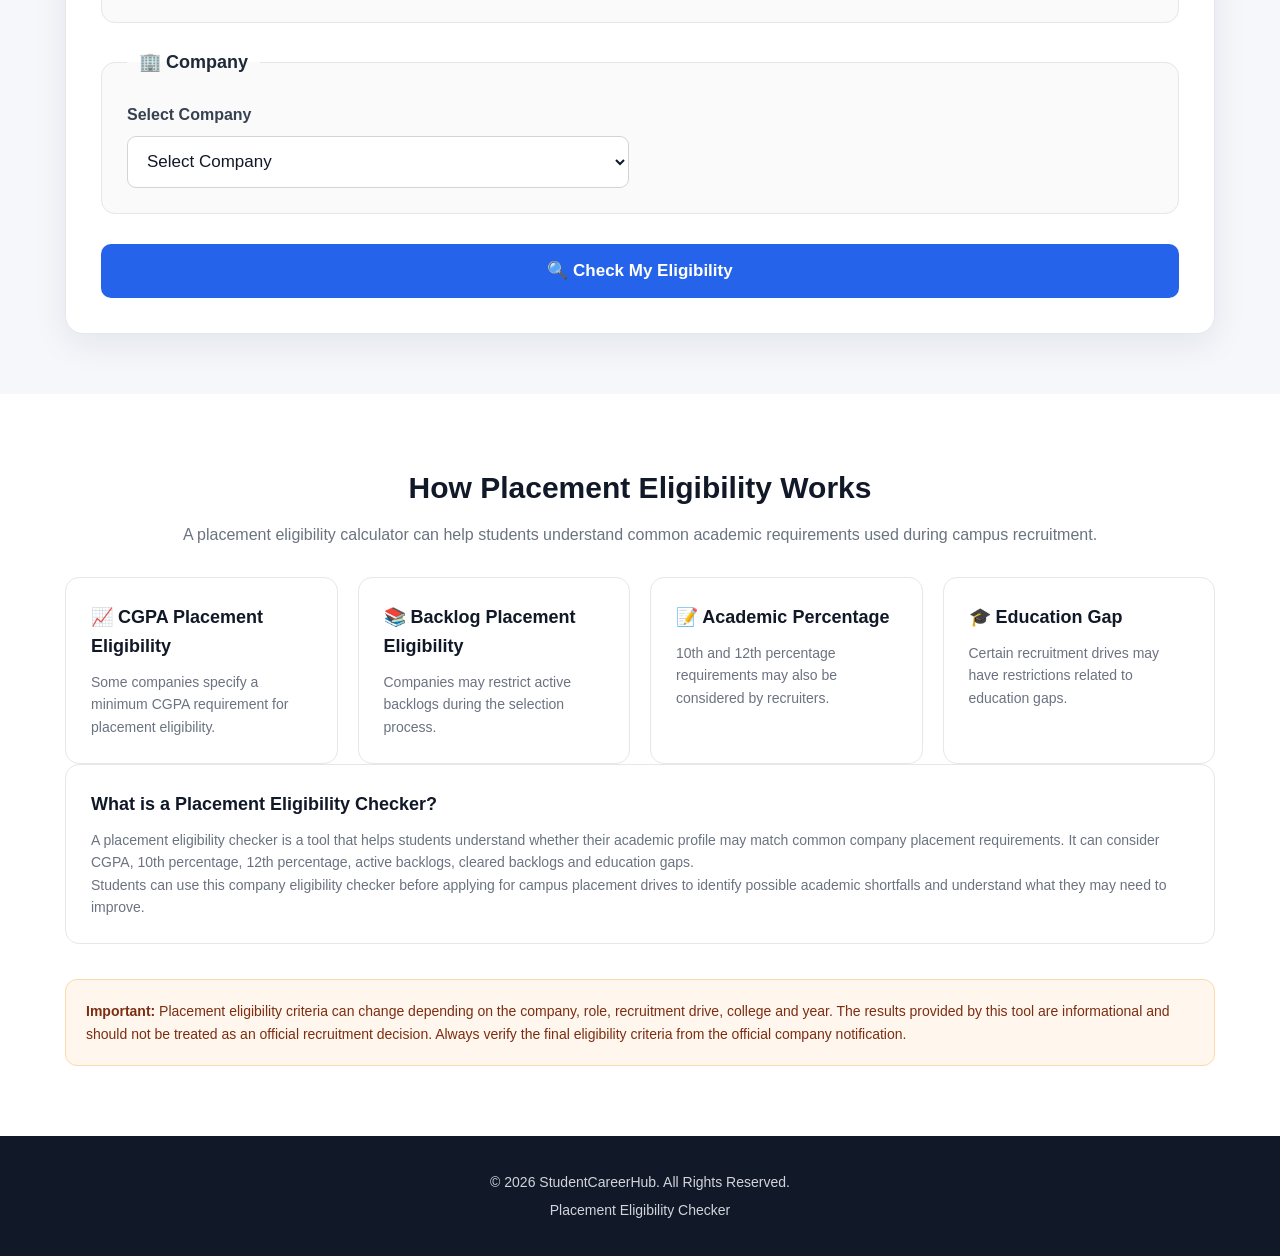
<file: placement-eligibility-checker.html>
<!DOCTYPE html>
<html lang="en">

<head>

    <meta charset="UTF-8">

    <meta name="viewport"
          content="width=device-width, initial-scale=1.0">

    <!-- ================= SEO ================= -->

    <title>Placement Eligibility Checker 2026 | CGPA & Backlog Calculator</title>

    <meta name="description"
          content="Free Placement Eligibility Checker 2026. Check BTech placement eligibility using CGPA, 10th and 12th marks, backlogs, education gap and company requirements.">

    <meta name="keywords"
          content="placement eligibility checker, company eligibility checker, placement eligibility calculator, BTech placement eligibility, CGPA placement eligibility, backlog placement eligibility">

    <meta name="robots"
          content="index, follow">

    <link rel="canonical"
          href="https://dwivediayush662-lang.github.io/studentcareerhub/placement-eligibility-checker.html">


    <!-- ================= OPEN GRAPH ================= -->

    <meta property="og:title"
          content="Placement Eligibility Checker 2026 | StudentCareerHub">

    <meta property="og:description"
          content="Check your placement eligibility based on CGPA, academic percentages, backlogs, education gap and company requirements.">

    <meta property="og:type"
          content="website">

    <meta property="og:url"
          content="https://dwivediayush662-lang.github.io/studentcareerhub/placement-eligibility-checker.html">

    <meta property="og:site_name"
          content="StudentCareerHub">


    <!-- ================= STYLESHEET ================= -->

    <link rel="stylesheet"
          href="placement-eligibility-checker.css">


    <!-- ================= STRUCTURED DATA ================= -->

    <script type="application/ld+json">
    {
        "@context": "https://schema.org",
        "@type": "WebApplication",
        "name": "Placement Eligibility Checker",
        "url": "https://dwivediayush662-lang.github.io/studentcareerhub/placement-eligibility-checker.html",
        "description": "Free placement eligibility checker for students to evaluate CGPA, academic percentages, backlogs and education gap against company placement requirements.",
        "applicationCategory": "EducationalApplication",
        "operatingSystem": "Any",
        "browserRequirements": "Requires JavaScript",
        "isAccessibleForFree": true,
        "provider": {
            "@type": "Organization",
            "name": "StudentCareerHub",
            "url": "https://dwivediayush662-lang.github.io/studentcareerhub/"
        }
    }
    </script>

</head>


<body class="pec-page">


    <!-- ================= HEADER ================= -->

    <header class="pec-header">

        <div class="pec-container pec-header-inner">

            <a href="index.html"
               class="pec-logo">
                Student<span>CareerHub</span>
            </a>

            <nav class="pec-nav">

                <a href="index.html">
                    Home
                </a>

                <a href="hr-interview-questions.html">
                    HR Interview
                </a>

                <a href="java-interview-questions.html">
                    Java
                </a>

                <a href="ai-tools-for-students.html">
                    AI Tools
                </a>

            </nav>

        </div>

    </header>


    <!-- ================= HERO ================= -->

    <main>

        <section class="pec-hero">

            <div class="pec-container">

                <span class="pec-badge">
                    🎯 Free Placement Tool
                </span>

                <h1>
                    Placement Eligibility Checker 2026
                </h1>

                <p class="pec-hero-description">
                    Check your placement eligibility based on
                    CGPA, 10th and 12th percentage, backlogs,
                    education gap and company requirements.
                </p>

                <p class="pec-hero-note">
                    Use this free company eligibility checker to
                    understand whether your academic profile may
                    meet common placement requirements.
                </p>

            </div>

        </section>


        <!-- ================= CHECKER ================= -->

        <section class="pec-checker-section">

            <div class="pec-container">

                <div class="pec-card">

                    <div class="pec-section-heading">

                        <h2>
                            Check Your Placement Eligibility
                        </h2>

                        <p>
                            Enter your academic details accurately
                            to calculate your placement eligibility.
                        </p>

                    </div>


                    <form id="eligibilityForm">


                        <!-- ===== EDUCATION DETAILS ===== -->

                        <fieldset class="pec-fieldset">

                            <legend>
                                🎓 Education Details
                            </legend>

                            <div class="pec-form-grid">


                                <div class="pec-form-group">

                                    <label for="course">
                                        Course
                                    </label>

                                    <select id="course"
                                            required>

                                        <option value="">
                                            Select Course
                                        </option>

                                        <option value="B.Tech">
                                            B.Tech
                                        </option>

                                        <option value="B.E">
                                            B.E
                                        </option>

                                        <option value="BCA">
                                            BCA
                                        </option>

                                        <option value="MCA">
                                            MCA
                                        </option>

                                        <option value="B.Sc">
                                            B.Sc
                                        </option>

                                        <option value="M.Tech">
                                            M.Tech
                                        </option>

                                        <option value="Other">
                                            Other
                                        </option>

                                    </select>

                                </div>


                                <div class="pec-form-group">

                                    <label for="branch">
                                        Branch
                                    </label>

                                    <select id="branch"
                                            required>

                                        <option value="">
                                            Select Branch
                                        </option>

                                        <option value="CSE">
                                            Computer Science
                                        </option>

                                        <option value="IT">
                                            Information Technology
                                        </option>

                                        <option value="ECE">
                                            Electronics & Communication
                                        </option>

                                        <option value="EEE">
                                            Electrical Engineering
                                        </option>

                                        <option value="ME">
                                            Mechanical Engineering
                                        </option>

                                        <option value="Civil">
                                            Civil Engineering
                                        </option>

                                        <option value="Other">
                                            Other
                                        </option>

                                    </select>

                                </div>


                                <div class="pec-form-group">

                                    <label for="graduationYear">
                                        Graduation Year
                                    </label>

                                    <select id="graduationYear"
                                            required>

                                        <option value="">
                                            Select Year
                                        </option>

                                        <option value="2026">
                                            2026
                                        </option>

                                        <option value="2027">
                                            2027
                                        </option>

                                        <option value="2028">
                                            2028
                                        </option>

                                        <option value="2029">
                                            2029
                                        </option>

                                        <option value="2030">
                                            2030
                                        </option>

                                    </select>

                                </div>


                                <div class="pec-form-group">

                                    <label for="university">
                                        University
                                    </label>

                                    <input
                                        type="text"
                                        id="university"
                                        placeholder="e.g. RGPV / DAVV"
                                        required
                                    >

                                </div>

                            </div>

                        </fieldset>


                        <!-- ===== ACADEMIC DETAILS ===== -->

                        <fieldset class="pec-fieldset">

                            <legend>
                                📊 Academic Details
                            </legend>

                            <div class="pec-form-grid">


                                <div class="pec-form-group">

                                    <label for="tenth">
                                        10th Percentage
                                    </label>

                                    <input
                                        type="number"
                                        id="tenth"
                                        min="0"
                                        max="100"
                                        step="0.01"
                                        placeholder="e.g. 75"
                                        required
                                    >

                                </div>


                                <div class="pec-form-group">

                                    <label for="twelfth">
                                        12th Percentage
                                    </label>

                                    <input
                                        type="number"
                                        id="twelfth"
                                        min="0"
                                        max="100"
                                        step="0.01"
                                        placeholder="e.g. 72"
                                        required
                                    >

                                </div>


                                <div class="pec-form-group">

                                    <label for="cgpa">
                                        Current CGPA
                                    </label>

                                    <input
                                        type="number"
                                        id="cgpa"
                                        min="0"
                                        max="10"
                                        step="0.01"
                                        placeholder="e.g. 7.5"
                                        required
                                    >

                                </div>

                            </div>

                        </fieldset>


                        <!-- ===== BACKLOG DETAILS ===== -->

                        <fieldset class="pec-fieldset">

                            <legend>
                                📚 Backlog & Gap Details
                            </legend>

                            <div class="pec-form-grid">


                                <div class="pec-form-group">

                                    <label for="activeBacklogs">
                                        Active Backlogs
                                    </label>

                                    <input
                                        type="number"
                                        id="activeBacklogs"
                                        min="0"
                                        value="0"
                                        required
                                    >

                                    <small>
                                        Subjects currently not cleared
                                    </small>

                                </div>


                                <div class="pec-form-group">

                                    <label for="clearedBacklogs">
                                        Cleared Backlogs
                                    </label>

                                    <input
                                        type="number"
                                        id="clearedBacklogs"
                                        min="0"
                                        value="0"
                                        required
                                    >

                                    <small>
                                        Previous backlogs already cleared
                                    </small>

                                </div>


                                <div class="pec-form-group">

                                    <label for="educationGap">
                                        Education Gap
                                    </label>

                                    <select id="educationGap"
                                            required>

                                        <option value="">
                                            Select
                                        </option>

                                        <option value="0">
                                            No Gap
                                        </option>

                                        <option value="1">
                                            1 Year
                                        </option>

                                        <option value="2">
                                            2 Years
                                        </option>

                                        <option value="3+">
                                            3+ Years
                                        </option>

                                    </select>

                                </div>

                            </div>

                        </fieldset>


                        <!-- ===== COMPANY ===== -->

                        <fieldset class="pec-fieldset">

                            <legend>
                                🏢 Company
                            </legend>

                            <div class="pec-form-grid">

                                <div class="pec-form-group">

                                    <label for="company">
                                        Select Company
                                    </label>

                                    <select id="company"
                                            required>

                                        <option value="">
                                            Select Company
                                        </option>

                                        <option value="TCS">
                                            TCS
                                        </option>

                                        <option value="Infosys">
                                            Infosys
                                        </option>

                                        <option value="Wipro">
                                            Wipro
                                        </option>

                                        <option value="Accenture">
                                            Accenture
                                        </option>

                                        <option value="Cognizant">
                                            Cognizant
                                        </option>

                                        <option value="Capgemini">
                                            Capgemini
                                        </option>

                                        <option value="HCL">
                                            HCLTech
                                        </option>

                                        <option value="Tech Mahindra">
                                            Tech Mahindra
                                        </option>

                                        <option value="Other">
                                            Other / Not Listed
                                        </option>

                                    </select>

                                </div>

                            </div>

                        </fieldset>


                        <!-- ===== BUTTON ===== -->

                        <button
                            type="submit"
                            class="pec-check-button">

                            🔍 Check My Eligibility

                        </button>


                    </form>

                </div>

            </div>

        </section>


        <!-- ================= RESULT ================= -->

        <section
            id="resultSection"
            class="pec-result-section"
            hidden>

            <div class="pec-container">

                <div class="pec-result-card">

                    <h2 id="resultStatus"
                        class="pec-status-title">
                    </h2>

                    <div id="resultDetails">
                    </div>

                    <div
                        id="improvementSection"
                        class="pec-improvement-section">

                        <h3>
                            💡 What You Can Improve
                        </h3>

                        <ul id="improvementList">
                        </ul>

                    </div>

                </div>

            </div>

        </section>


        <!-- ================= INFORMATION ================= -->

        <section class="pec-info-section">

            <div class="pec-container">

                <div class="pec-section-heading">

                    <h2>
                        How Placement Eligibility Works
                    </h2>

                    <p>
                        A placement eligibility calculator can
                        help students understand common academic
                        requirements used during campus recruitment.
                    </p>

                </div>


                <div class="pec-info-grid">


                    <div class="pec-info-item">

                        <h3>
                            📈 CGPA Placement Eligibility
                        </h3>

                        <p>
                            Some companies specify a minimum CGPA
                            requirement for placement eligibility.
                        </p>

                    </div>


                    <div class="pec-info-item">

                        <h3>
                            📚 Backlog Placement Eligibility
                        </h3>

                        <p>
                            Companies may restrict active backlogs
                            during the selection process.
                        </p>

                    </div>


                    <div class="pec-info-item">

                        <h3>
                            📝 Academic Percentage
                        </h3>

                        <p>
                            10th and 12th percentage requirements
                            may also be considered by recruiters.
                        </p>

                    </div>


                    <div class="pec-info-item">

                        <h3>
                            🎓 Education Gap
                        </h3>

                        <p>
                            Certain recruitment drives may have
                            restrictions related to education gaps.
                        </p>

                    </div>

                </div>


                <!-- ===== SEO CONTENT ===== -->

                <div class="pec-info-item">

                    <h3>
                        What is a Placement Eligibility Checker?
                    </h3>

                    <p>
                        A placement eligibility checker is a tool
                        that helps students understand whether their
                        academic profile may match common company
                        placement requirements. It can consider
                        CGPA, 10th percentage, 12th percentage,
                        active backlogs, cleared backlogs and
                        education gaps.
                    </p>

                    <p>
                        Students can use this company eligibility
                        checker before applying for campus placement
                        drives to identify possible academic
                        shortfalls and understand what they may need
                        to improve.
                    </p>

                </div>


                <div class="pec-disclaimer">

                    <strong>
                        Important:
                    </strong>

                    Placement eligibility criteria can change
                    depending on the company, role, recruitment
                    drive, college and year. The results provided
                    by this tool are informational and should not
                    be treated as an official recruitment decision.
                    Always verify the final eligibility criteria from
                    the official company notification.

                </div>

            </div>

        </section>

    </main>


    <!-- ================= FOOTER ================= -->

    <footer class="pec-footer">

        <div class="pec-container">

            <p>
                © 2026 StudentCareerHub.
                All Rights Reserved.
            </p>

            <p>
                Placement Eligibility Checker
            </p>

        </div>

    </footer>


    <!-- ================= JAVASCRIPT ================= -->

    <script src="placement-eligibility-checker.js"></script>

</body>

</html>
</file>
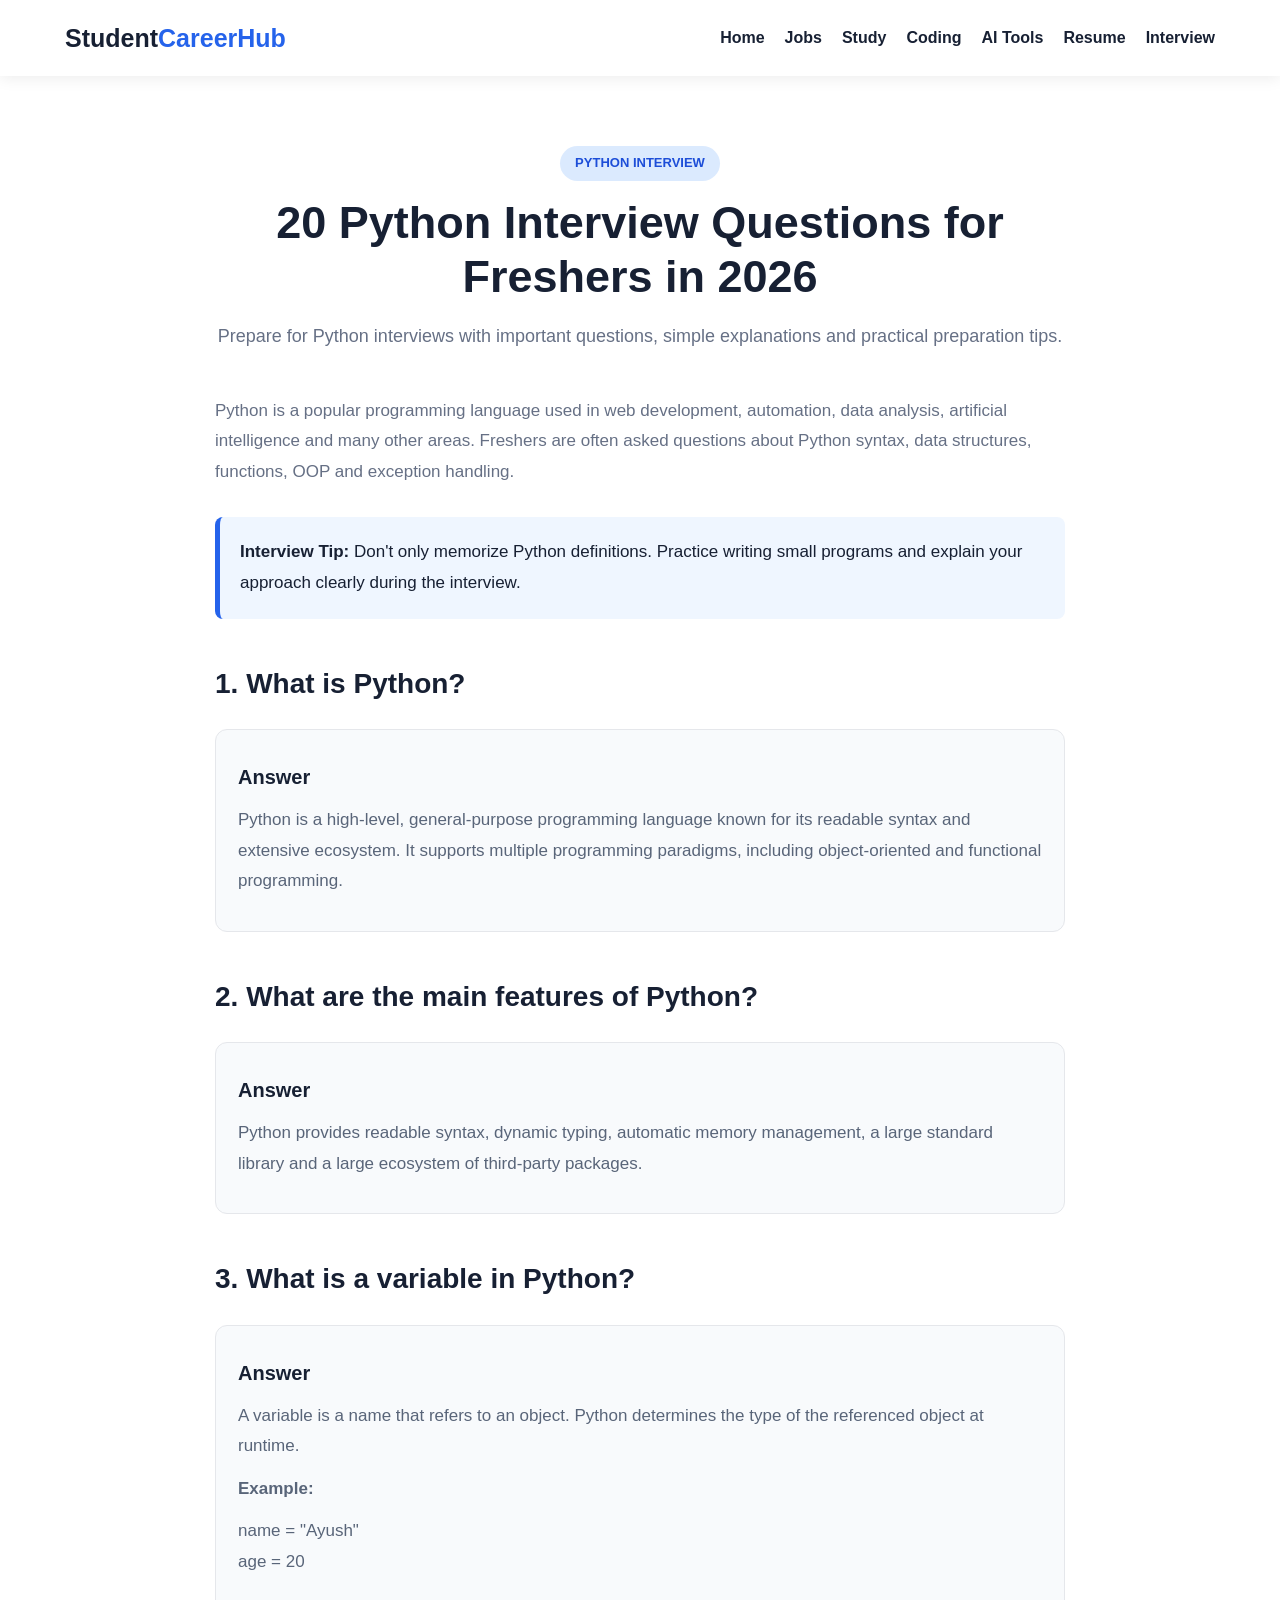
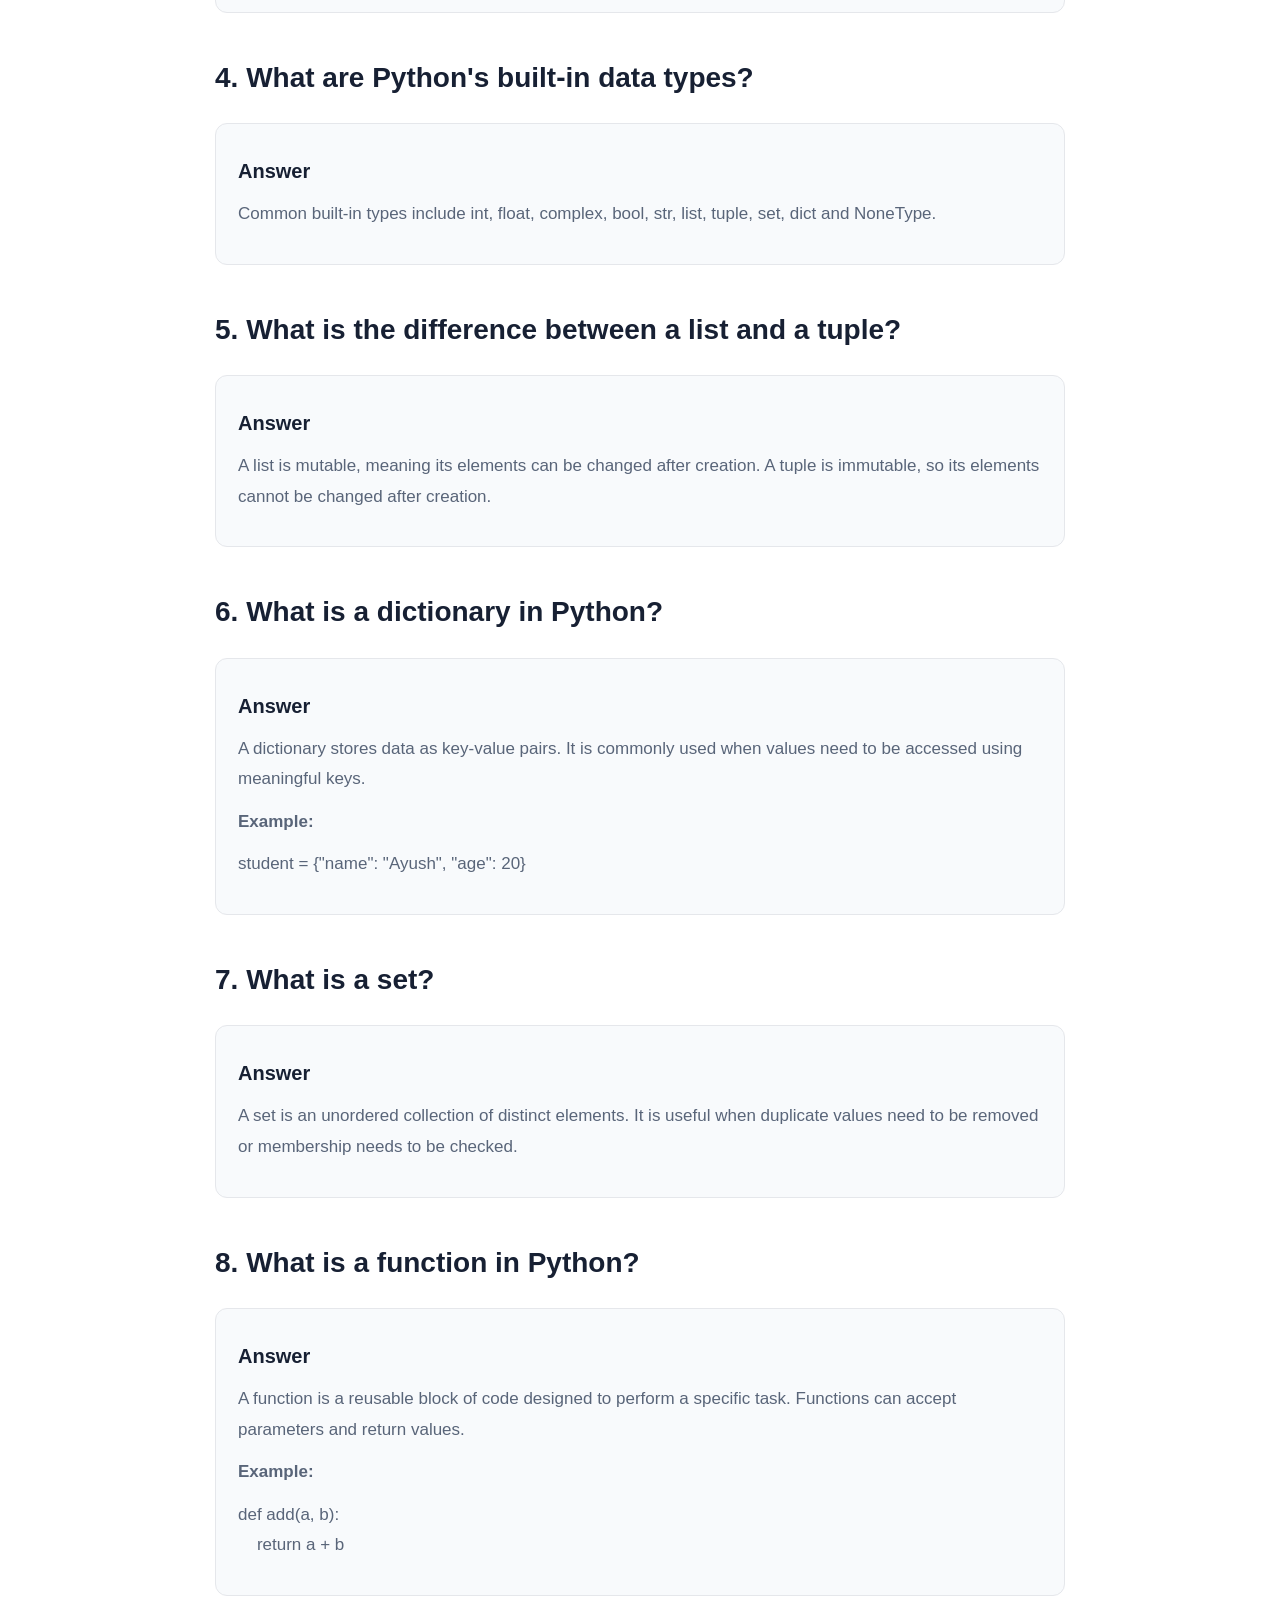
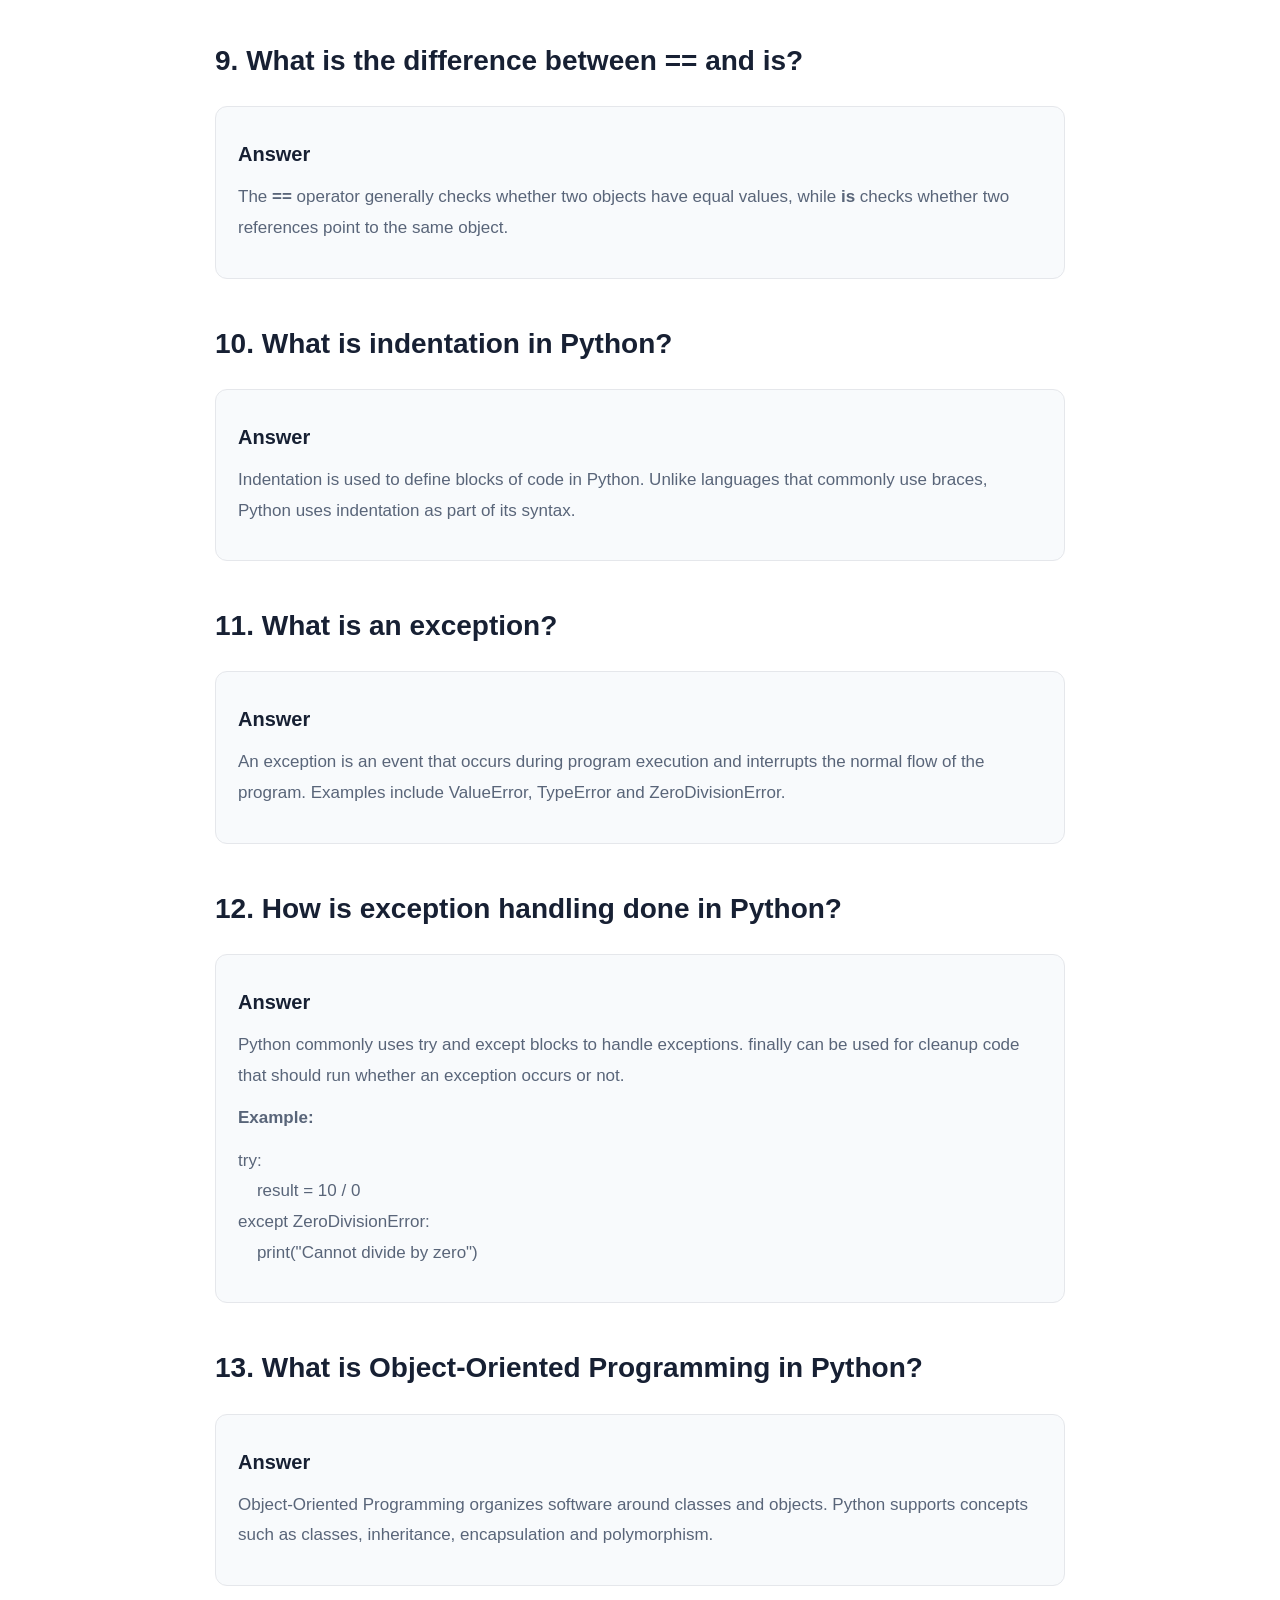
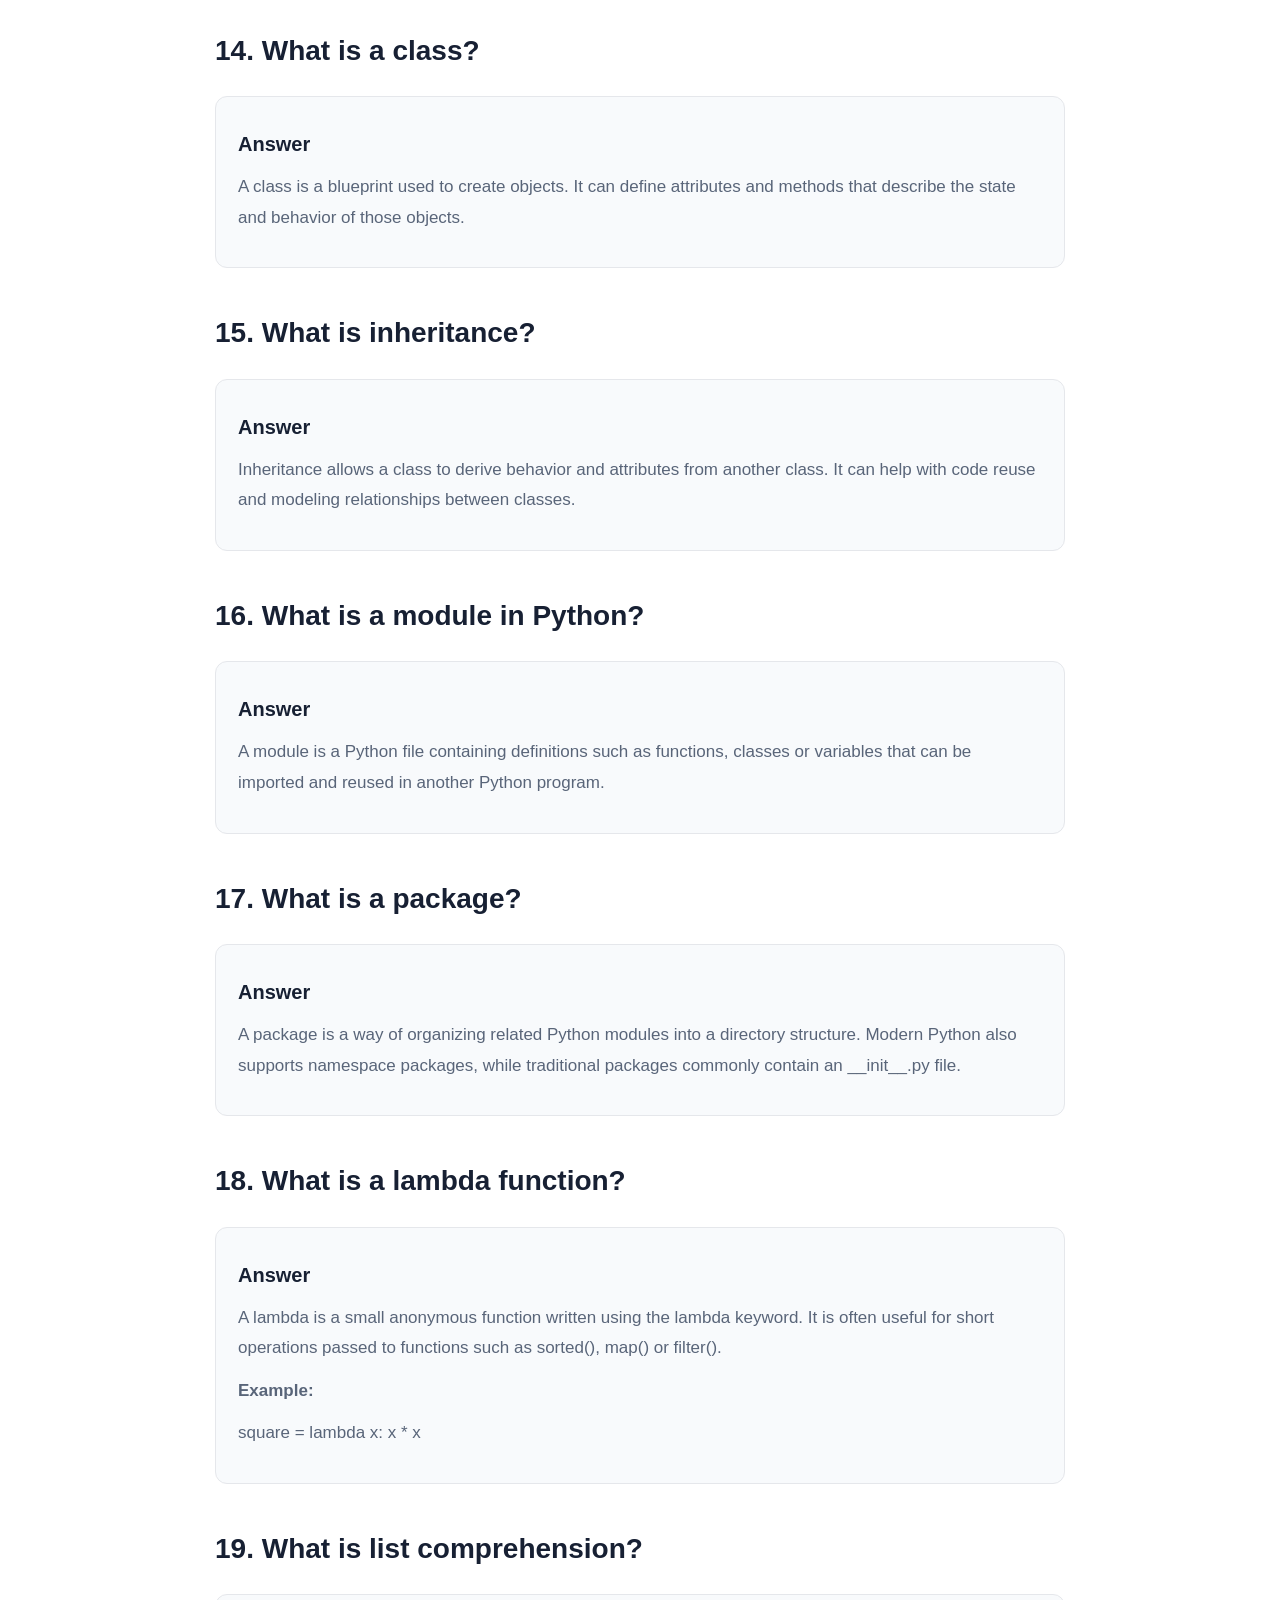
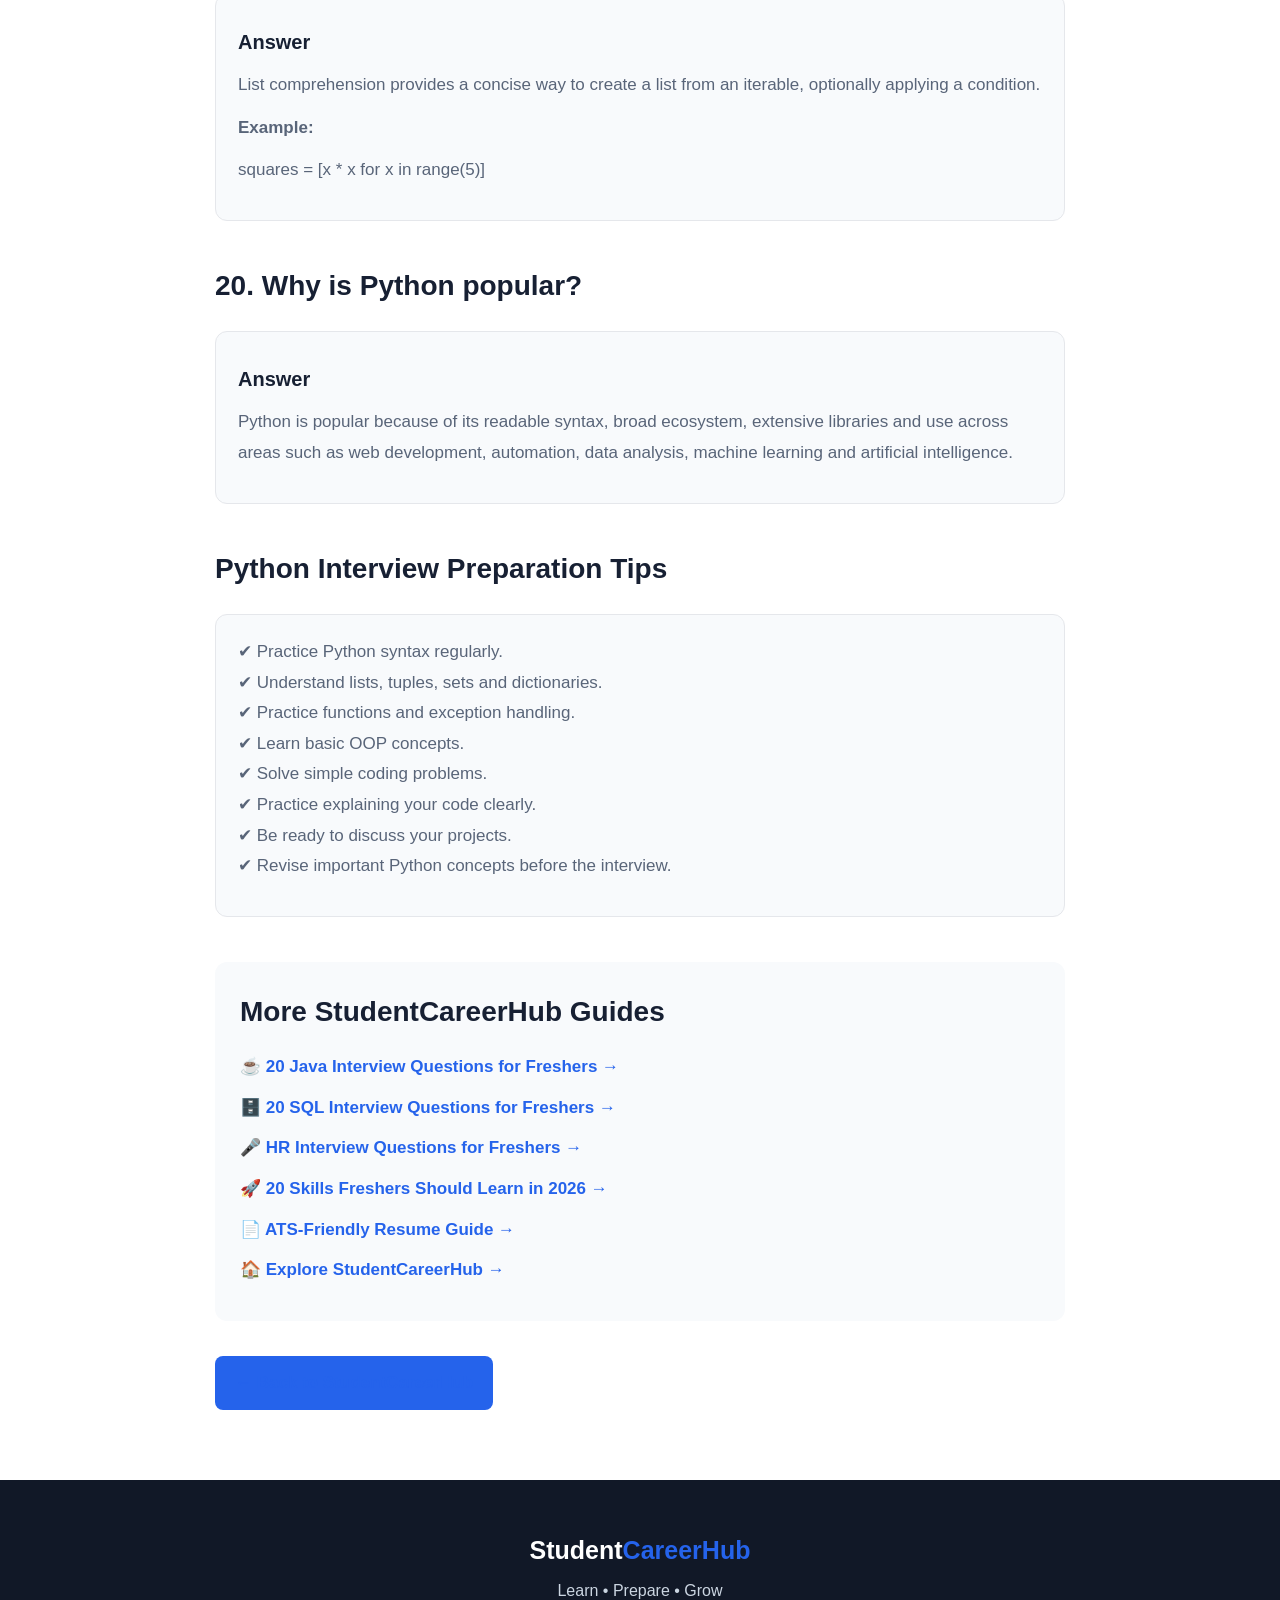
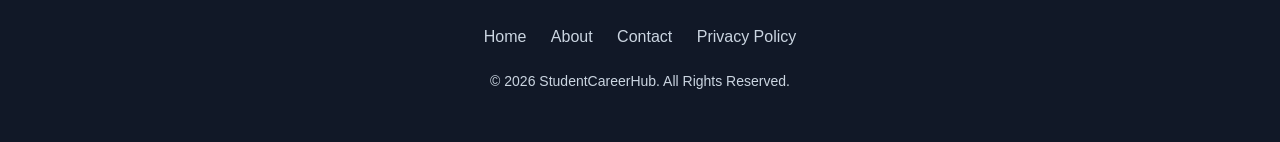
<file: python-interview-questions-2026.html>
<!DOCTYPE html>
<html lang="en">

<head>

    <meta charset="UTF-8">

    <meta name="viewport" content="width=device-width, initial-scale=1.0">

    <title>20 Python Interview Questions for Freshers in 2026 | StudentCareerHub</title>

    <meta name="description"
        content="Prepare for Python interviews with 20 important Python interview questions and simple answers for freshers in 2026. Learn Python basics, OOP, functions, collections and more.">

    <meta name="keywords"
        content="Python interview questions for freshers, Python interview questions 2026, Python questions and answers, Python interview preparation, Python for freshers">

    <meta name="author" content="StudentCareerHub">

    <meta name="robots" content="index, follow">

    <link rel="canonical"
        href="https://dwivediayush662-lang.github.io/studentcareerhub/python-interview-questions-2026.html">

    <link rel="stylesheet" href="style.css">

    <style>

        .article-page {
            max-width: 900px;
            margin: auto;
            padding: 70px 25px;
        }

        .article-header {
            text-align: center;
            margin-bottom: 45px;
        }

        .article-category {
            display: inline-block;
            background: #dbeafe;
            color: #1d4ed8;
            padding: 7px 15px;
            border-radius: 50px;
            font-weight: 700;
            font-size: 13px;
            margin-bottom: 15px;
        }

        .article-header h1 {
            font-size: 45px;
            line-height: 1.2;
            margin-bottom: 18px;
        }

        .article-header p {
            color: #667085;
            font-size: 18px;
        }

        .article-content {
            font-size: 17px;
            line-height: 1.8;
        }

        .article-content h2 {
            font-size: 28px;
            margin-top: 40px;
            margin-bottom: 15px;
        }

        .question {
            background: #f8fafc;
            border: 1px solid #e5e7eb;
            border-radius: 12px;
            padding: 22px;
            margin: 20px 0;
        }

        .question h3 {
            color: #172033;
            margin-bottom: 10px;
        }

        .question p {
            color: #596579;
        }

        .tip-box {
            background: #eff6ff;
            border-left: 5px solid #2563eb;
            padding: 20px;
            margin: 30px 0;
            border-radius: 8px;
        }

        .related-links {
            background: #f8fafc;
            padding: 25px;
            border-radius: 12px;
            margin-top: 45px;
        }

        .related-links h2 {
            margin-top: 0;
        }

        .related-links a {
            display: block;
            margin: 10px 0;
            color: #2563eb;
            font-weight: 600;
            text-decoration: none;
        }

        .back-button {
            display: inline-block;
            margin-top: 35px;
            padding: 12px 20px;
            background: #2563eb;
            color: white;
            text-decoration: none;
            border-radius: 8px;
            font-weight: 700;
        }

        @media (max-width: 600px) {

            .article-header h1 {
                font-size: 32px;
            }

            .article-content {
                font-size: 16px;
            }

        }

    </style>

</head>


<body>


<header>

    <nav class="navbar">

        <div class="logo">
            Student<span>CareerHub</span>
        </div>

        <ul class="nav-links">

            <li>
                <a href="index.html">Home</a>
            </li>

            <li>
                <a href="index.html#jobs">Jobs</a>
            </li>

            <li>
                <a href="index.html#study">Study</a>
            </li>

            <li>
                <a href="index.html#coding">Coding</a>
            </li>

            <li>
                <a href="index.html#ai">AI Tools</a>
            </li>

            <li>
                <a href="index.html#resume">Resume</a>
            </li>

            <li>
                <a href="index.html#interview">Interview</a>
            </li>

        </ul>

    </nav>

</header>



<main class="article-page">


    <div class="article-header">

        <span class="article-category">
            PYTHON INTERVIEW
        </span>

        <h1>
            20 Python Interview Questions for Freshers in 2026
        </h1>

        <p>
            Prepare for Python interviews with important questions,
            simple explanations and practical preparation tips.
        </p>

    </div>



    <div class="article-content">


        <p>
            Python is a popular programming language used in web
            development, automation, data analysis, artificial
            intelligence and many other areas. Freshers are often
            asked questions about Python syntax, data structures,
            functions, OOP and exception handling.
        </p>


        <div class="tip-box">

            <strong>Interview Tip:</strong>

            Don't only memorize Python definitions. Practice writing
            small programs and explain your approach clearly during
            the interview.

        </div>



        <h2>1. What is Python?</h2>

        <div class="question">

            <h3>Answer</h3>

            <p>
                Python is a high-level, general-purpose programming
                language known for its readable syntax and extensive
                ecosystem. It supports multiple programming
                paradigms, including object-oriented and functional
                programming.
            </p>

        </div>



        <h2>2. What are the main features of Python?</h2>

        <div class="question">

            <h3>Answer</h3>

            <p>
                Python provides readable syntax, dynamic typing,
                automatic memory management, a large standard
                library and a large ecosystem of third-party
                packages.
            </p>

        </div>



        <h2>3. What is a variable in Python?</h2>

        <div class="question">

            <h3>Answer</h3>

            <p>
                A variable is a name that refers to an object.
                Python determines the type of the referenced object
                at runtime.
            </p>

            <p>
                <strong>Example:</strong>
            </p>

            <p>
                name = "Ayush"<br>
                age = 20
            </p>

        </div>



        <h2>4. What are Python's built-in data types?</h2>

        <div class="question">

            <h3>Answer</h3>

            <p>
                Common built-in types include int, float, complex,
                bool, str, list, tuple, set, dict and NoneType.
            </p>

        </div>



        <h2>5. What is the difference between a list and a tuple?</h2>

        <div class="question">

            <h3>Answer</h3>

            <p>
                A list is mutable, meaning its elements can be
                changed after creation. A tuple is immutable, so
                its elements cannot be changed after creation.
            </p>

        </div>



        <h2>6. What is a dictionary in Python?</h2>

        <div class="question">

            <h3>Answer</h3>

            <p>
                A dictionary stores data as key-value pairs. It is
                commonly used when values need to be accessed using
                meaningful keys.
            </p>

            <p>
                <strong>Example:</strong>
            </p>

            <p>
                student = {"name": "Ayush", "age": 20}
            </p>

        </div>



        <h2>7. What is a set?</h2>

        <div class="question">

            <h3>Answer</h3>

            <p>
                A set is an unordered collection of distinct
                elements. It is useful when duplicate values need
                to be removed or membership needs to be checked.
            </p>

        </div>



        <h2>8. What is a function in Python?</h2>

        <div class="question">

            <h3>Answer</h3>

            <p>
                A function is a reusable block of code designed to
                perform a specific task. Functions can accept
                parameters and return values.
            </p>

            <p>
                <strong>Example:</strong>
            </p>

            <p>
                def add(a, b):<br>
                &nbsp;&nbsp;&nbsp;&nbsp;return a + b
            </p>

        </div>



        <h2>9. What is the difference between == and is?</h2>

        <div class="question">

            <h3>Answer</h3>

            <p>
                The <strong>==</strong> operator generally checks
                whether two objects have equal values, while
                <strong>is</strong> checks whether two references
                point to the same object.
            </p>

        </div>



        <h2>10. What is indentation in Python?</h2>

        <div class="question">

            <h3>Answer</h3>

            <p>
                Indentation is used to define blocks of code in
                Python. Unlike languages that commonly use braces,
                Python uses indentation as part of its syntax.
            </p>

        </div>



        <h2>11. What is an exception?</h2>

        <div class="question">

            <h3>Answer</h3>

            <p>
                An exception is an event that occurs during program
                execution and interrupts the normal flow of the
                program. Examples include ValueError, TypeError
                and ZeroDivisionError.
            </p>

        </div>



        <h2>12. How is exception handling done in Python?</h2>

        <div class="question">

            <h3>Answer</h3>

            <p>
                Python commonly uses try and except blocks to
                handle exceptions. finally can be used for cleanup
                code that should run whether an exception occurs
                or not.
            </p>

            <p>
                <strong>Example:</strong>
            </p>

            <p>
                try:<br>
                &nbsp;&nbsp;&nbsp;&nbsp;result = 10 / 0<br>
                except ZeroDivisionError:<br>
                &nbsp;&nbsp;&nbsp;&nbsp;print("Cannot divide by zero")
            </p>

        </div>



        <h2>13. What is Object-Oriented Programming in Python?</h2>

        <div class="question">

            <h3>Answer</h3>

            <p>
                Object-Oriented Programming organizes software
                around classes and objects. Python supports concepts
                such as classes, inheritance, encapsulation and
                polymorphism.
            </p>

        </div>



        <h2>14. What is a class?</h2>

        <div class="question">

            <h3>Answer</h3>

            <p>
                A class is a blueprint used to create objects.
                It can define attributes and methods that describe
                the state and behavior of those objects.
            </p>

        </div>



        <h2>15. What is inheritance?</h2>

        <div class="question">

            <h3>Answer</h3>

            <p>
                Inheritance allows a class to derive behavior and
                attributes from another class. It can help with
                code reuse and modeling relationships between
                classes.
            </p>

        </div>



        <h2>16. What is a module in Python?</h2>

        <div class="question">

            <h3>Answer</h3>

            <p>
                A module is a Python file containing definitions
                such as functions, classes or variables that can be
                imported and reused in another Python program.
            </p>

        </div>



        <h2>17. What is a package?</h2>

        <div class="question">

            <h3>Answer</h3>

            <p>
                A package is a way of organizing related Python
                modules into a directory structure. Modern Python
                also supports namespace packages, while traditional
                packages commonly contain an __init__.py file.
            </p>

        </div>



        <h2>18. What is a lambda function?</h2>

        <div class="question">

            <h3>Answer</h3>

            <p>
                A lambda is a small anonymous function written
                using the lambda keyword. It is often useful for
                short operations passed to functions such as
                sorted(), map() or filter().
            </p>

            <p>
                <strong>Example:</strong>
            </p>

            <p>
                square = lambda x: x * x
            </p>

        </div>



        <h2>19. What is list comprehension?</h2>

        <div class="question">

            <h3>Answer</h3>

            <p>
                List comprehension provides a concise way to create
                a list from an iterable, optionally applying a
                condition.
            </p>

            <p>
                <strong>Example:</strong>
            </p>

            <p>
                squares = [x * x for x in range(5)]
            </p>

        </div>



        <h2>20. Why is Python popular?</h2>

        <div class="question">

            <h3>Answer</h3>

            <p>
                Python is popular because of its readable syntax,
                broad ecosystem, extensive libraries and use across
                areas such as web development, automation, data
                analysis, machine learning and artificial
                intelligence.
            </p>

        </div>



        <h2>Python Interview Preparation Tips</h2>

        <div class="question">

            <p>
                ✔ Practice Python syntax regularly.<br>
                ✔ Understand lists, tuples, sets and dictionaries.<br>
                ✔ Practice functions and exception handling.<br>
                ✔ Learn basic OOP concepts.<br>
                ✔ Solve simple coding problems.<br>
                ✔ Practice explaining your code clearly.<br>
                ✔ Be ready to discuss your projects.<br>
                ✔ Revise important Python concepts before the interview.
            </p>

        </div>



        <div class="related-links">

            <h2>More StudentCareerHub Guides</h2>

            <a href="java-interview-questions-2026.html">
                ☕ 20 Java Interview Questions for Freshers →
            </a>

            <a href="sql-interview-questions-2026.html">
                🗄️ 20 SQL Interview Questions for Freshers →
            </a>

            <a href="hr-interview-questions.html">
                🎤 HR Interview Questions for Freshers →
            </a>

            <a href="skills-for-freshers-2026.html">
                🚀 20 Skills Freshers Should Learn in 2026 →
            </a>

            <a href="ats-friendly-resume.html">
                📄 ATS-Friendly Resume Guide →
            </a>

            <a href="index.html">
                🏠 Explore StudentCareerHub →
            </a>

        </div>



        <a href="index.html" class="back-button">
            ← Back to StudentCareerHub
        </a>


    </div>

</main>



<footer>

    <div class="footer-logo">
        Student<span>CareerHub</span>
    </div>

    <p>
        Learn • Prepare • Grow
    </p>

    <div class="footer-links">

        <a href="index.html">Home</a>

        <a href="#">About</a>

        <a href="#">Contact</a>

        <a href="#">Privacy Policy</a>

    </div>

    <p class="copyright">
        © 2026 StudentCareerHub. All Rights Reserved.
    </p>

</footer>


</body>

</html>
</file>
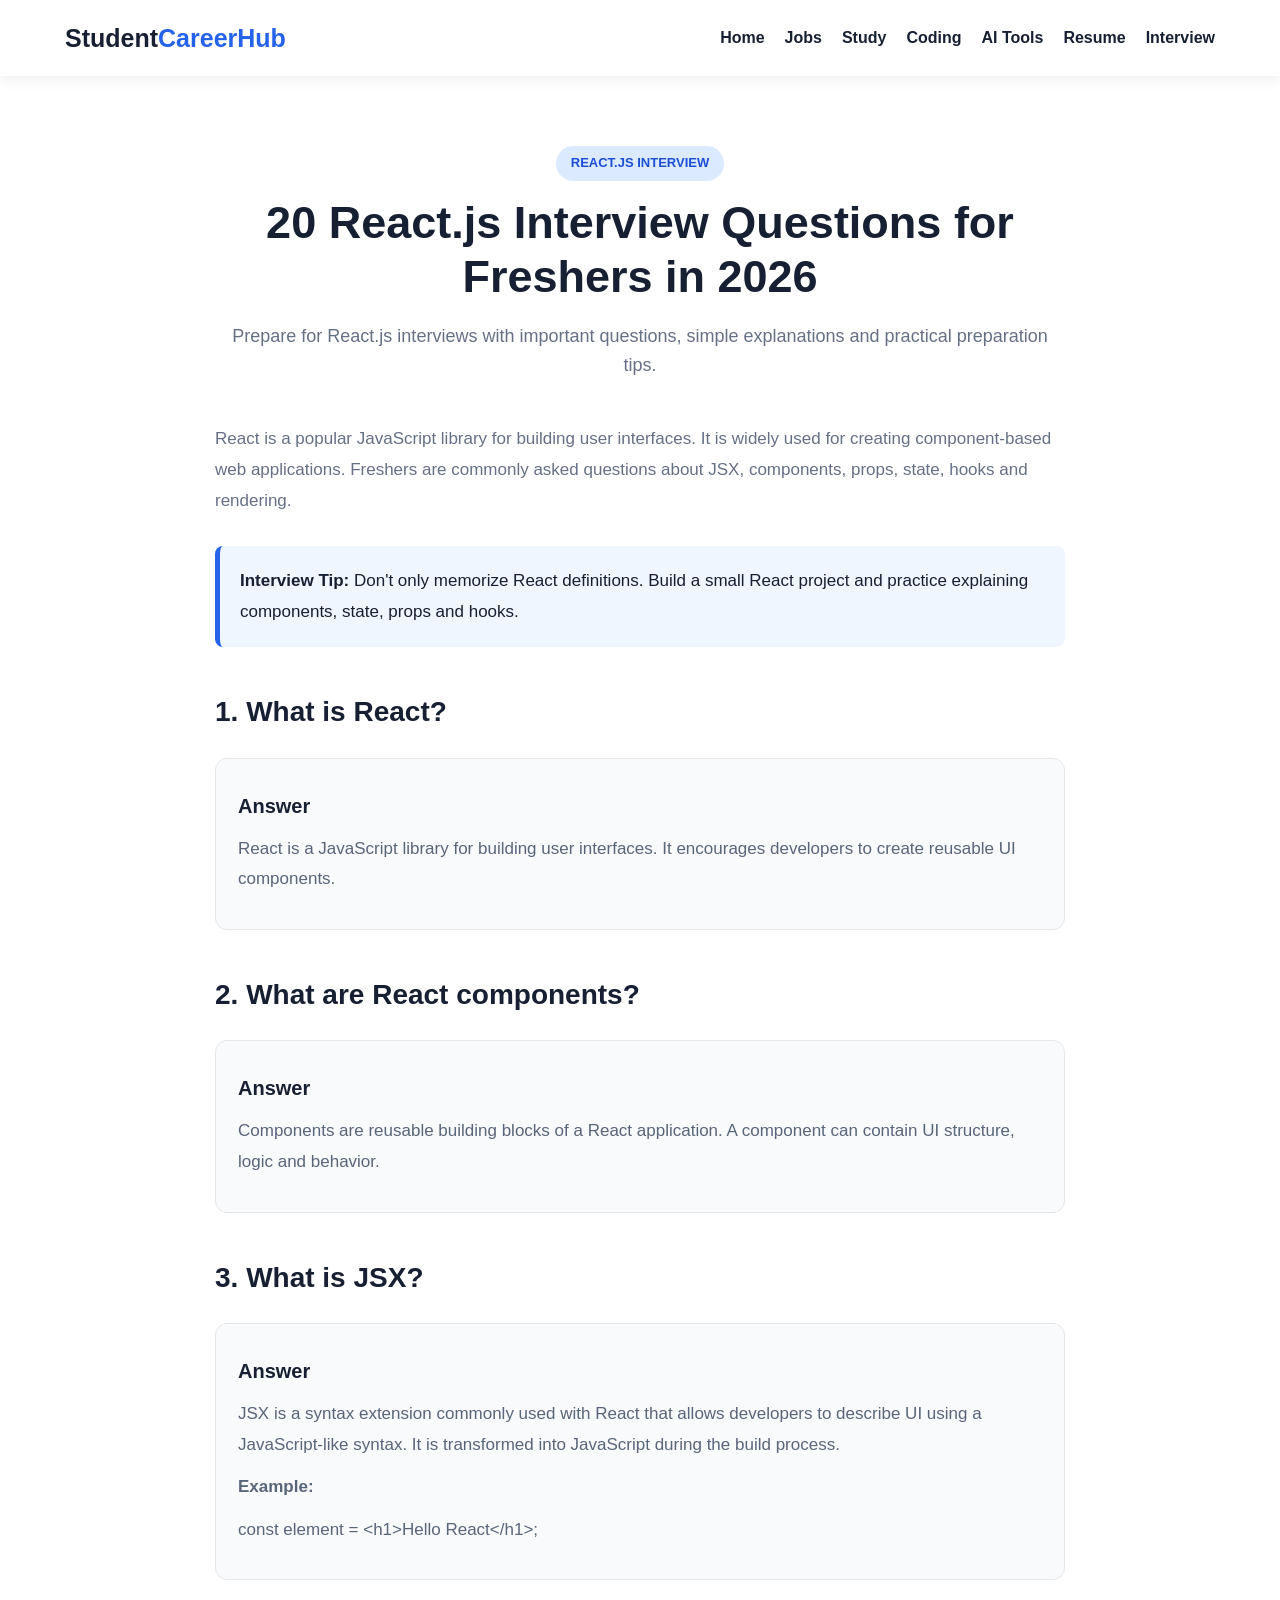
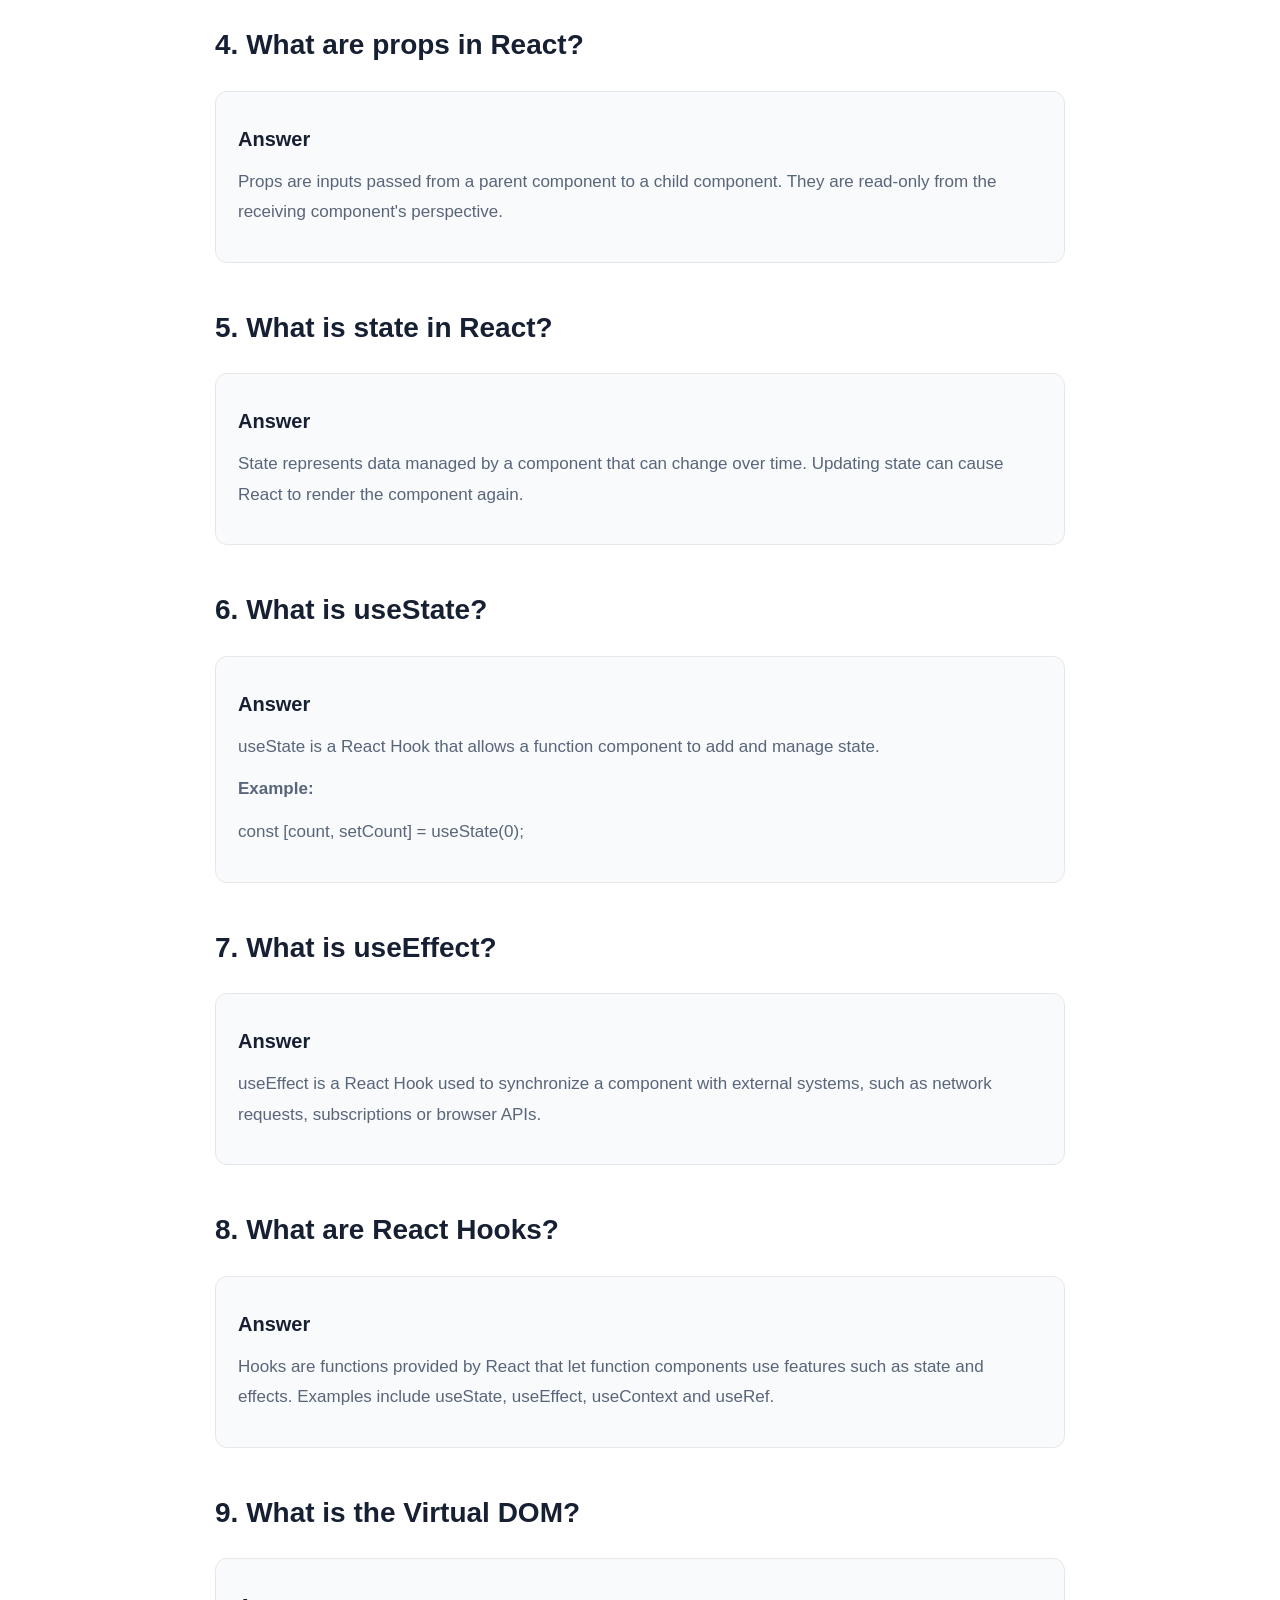
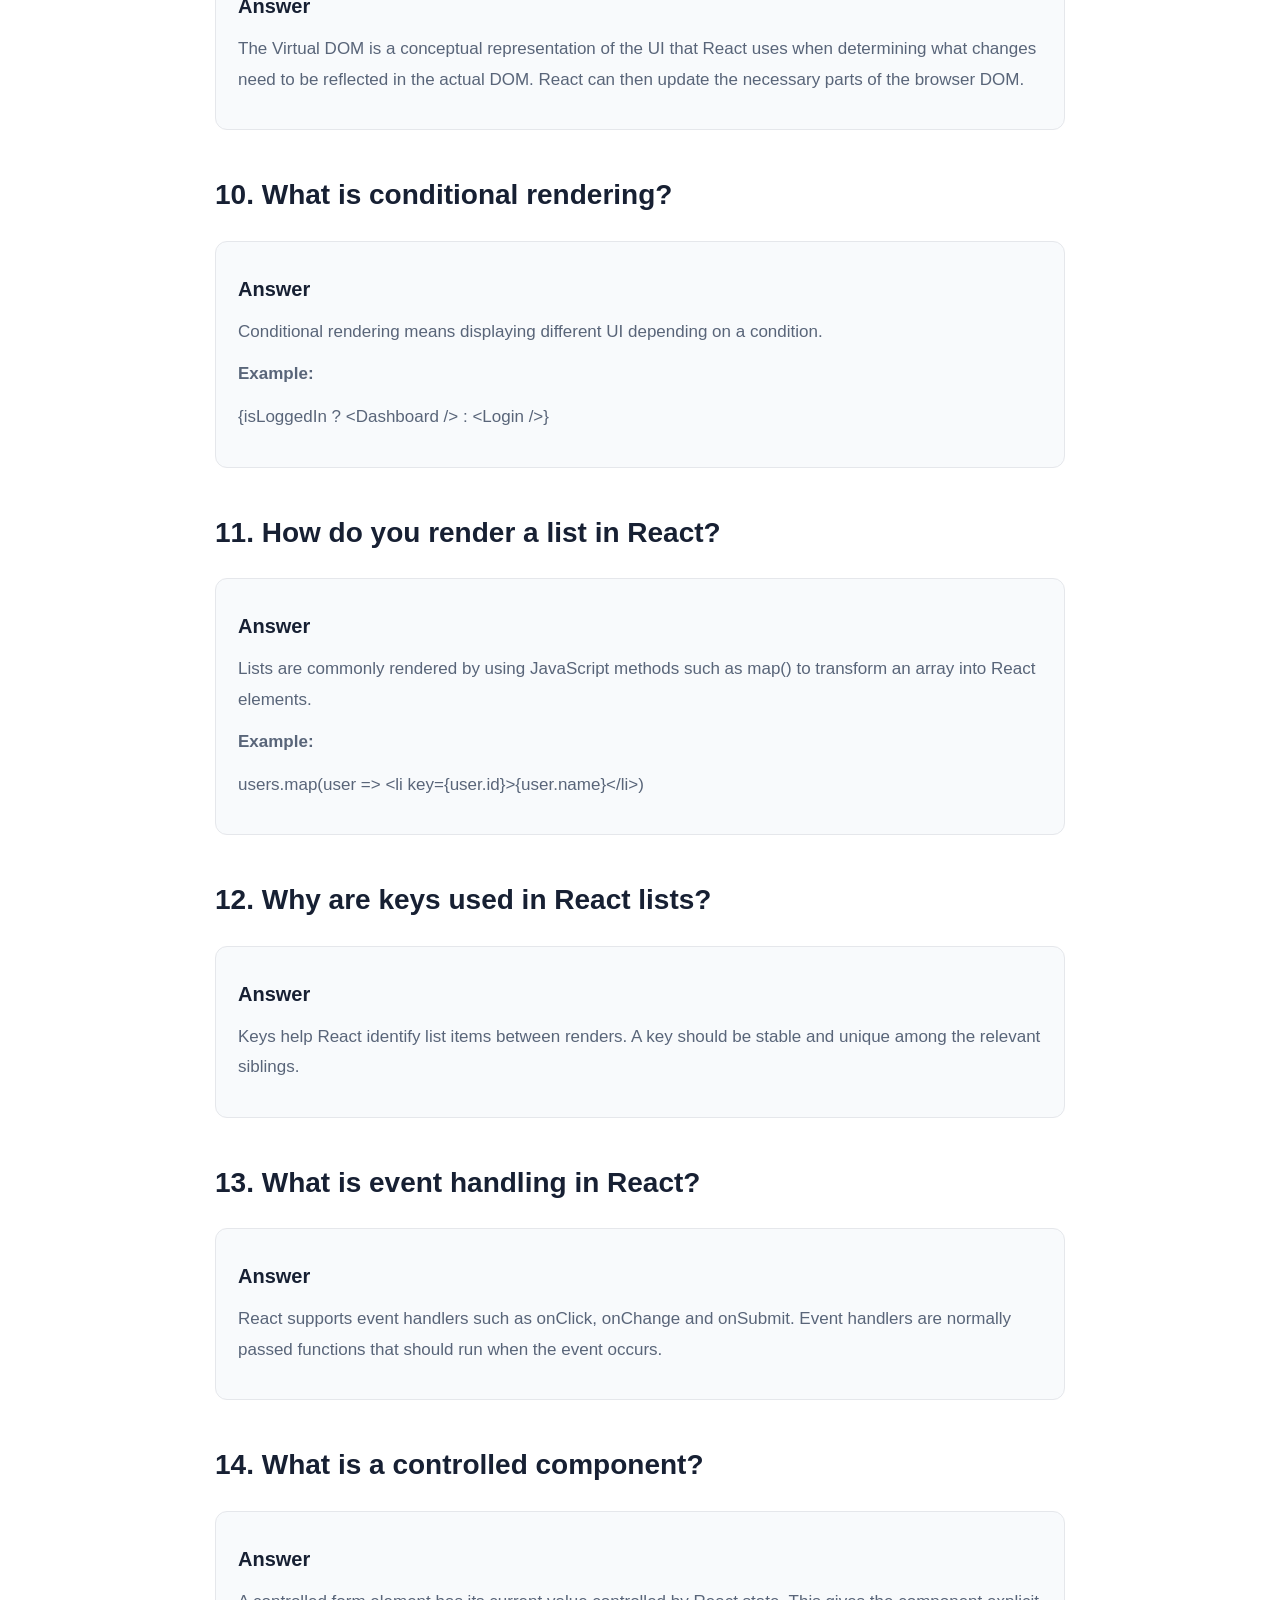
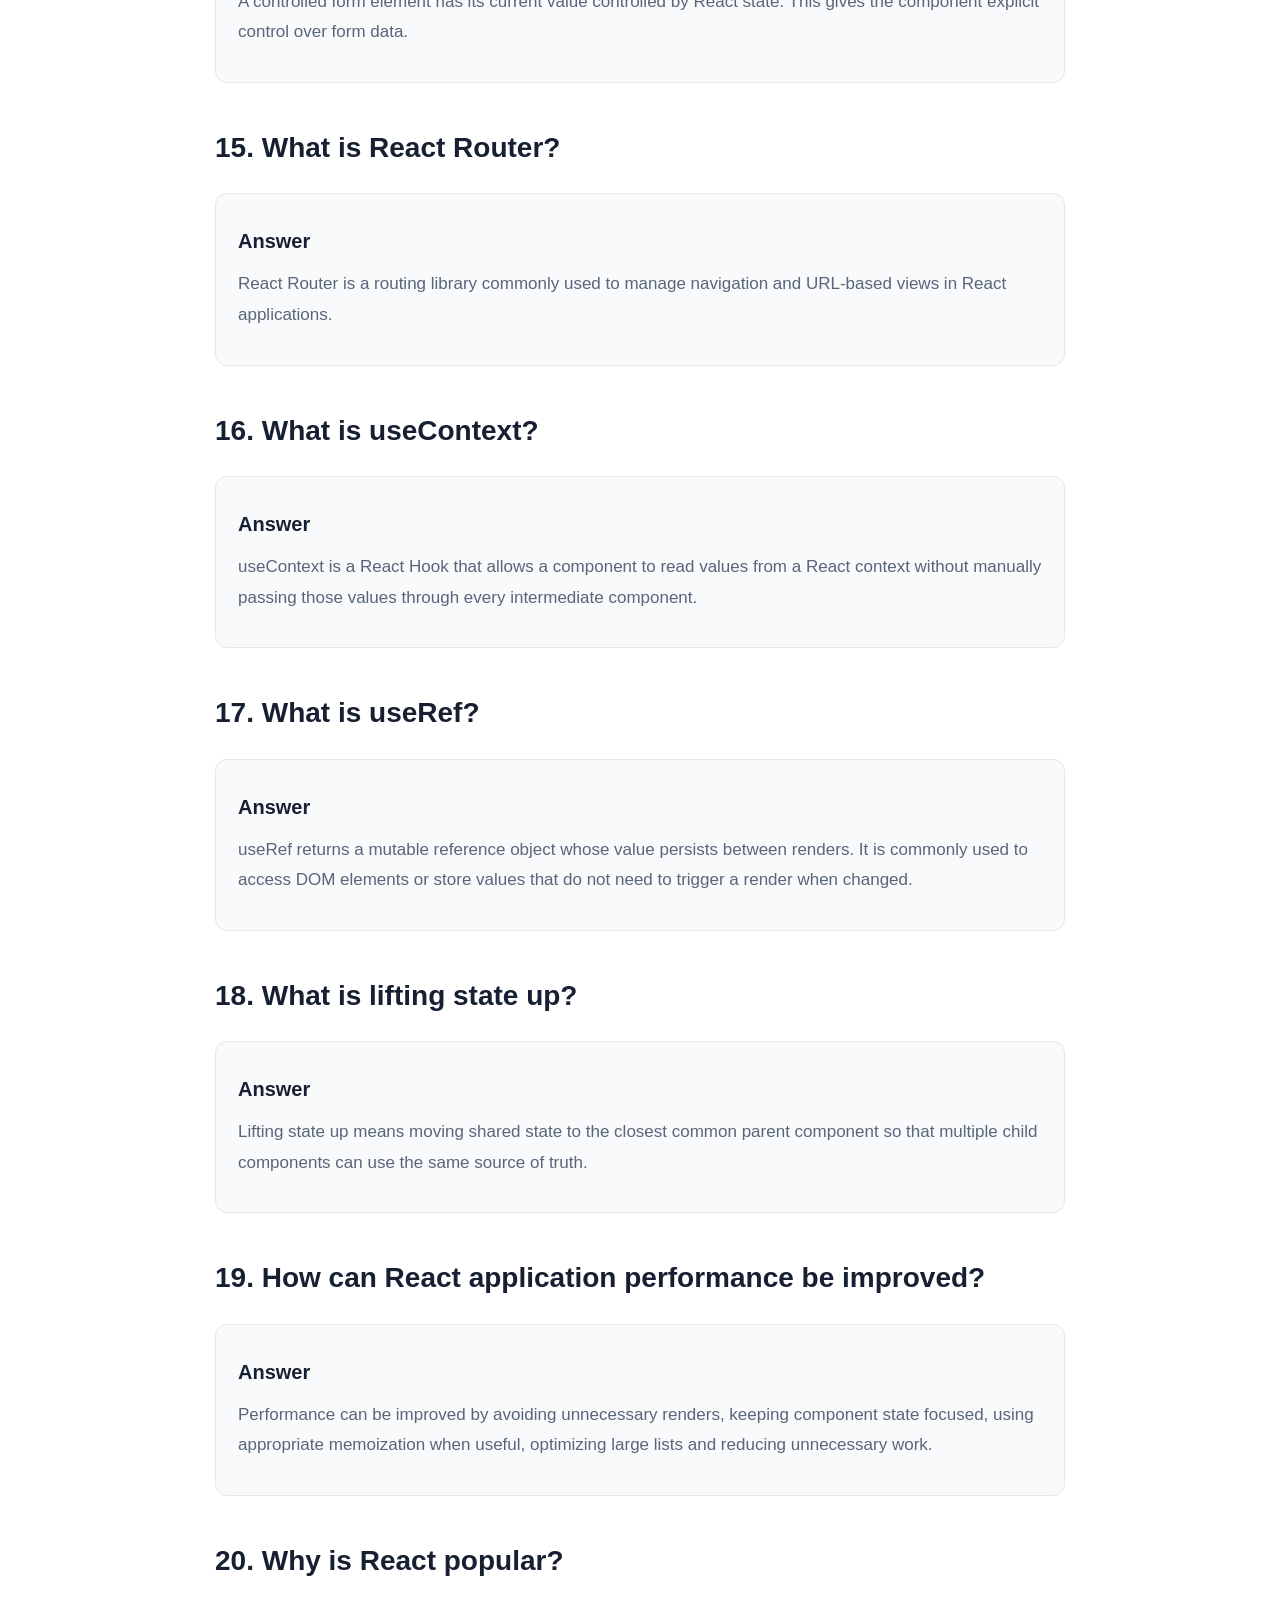
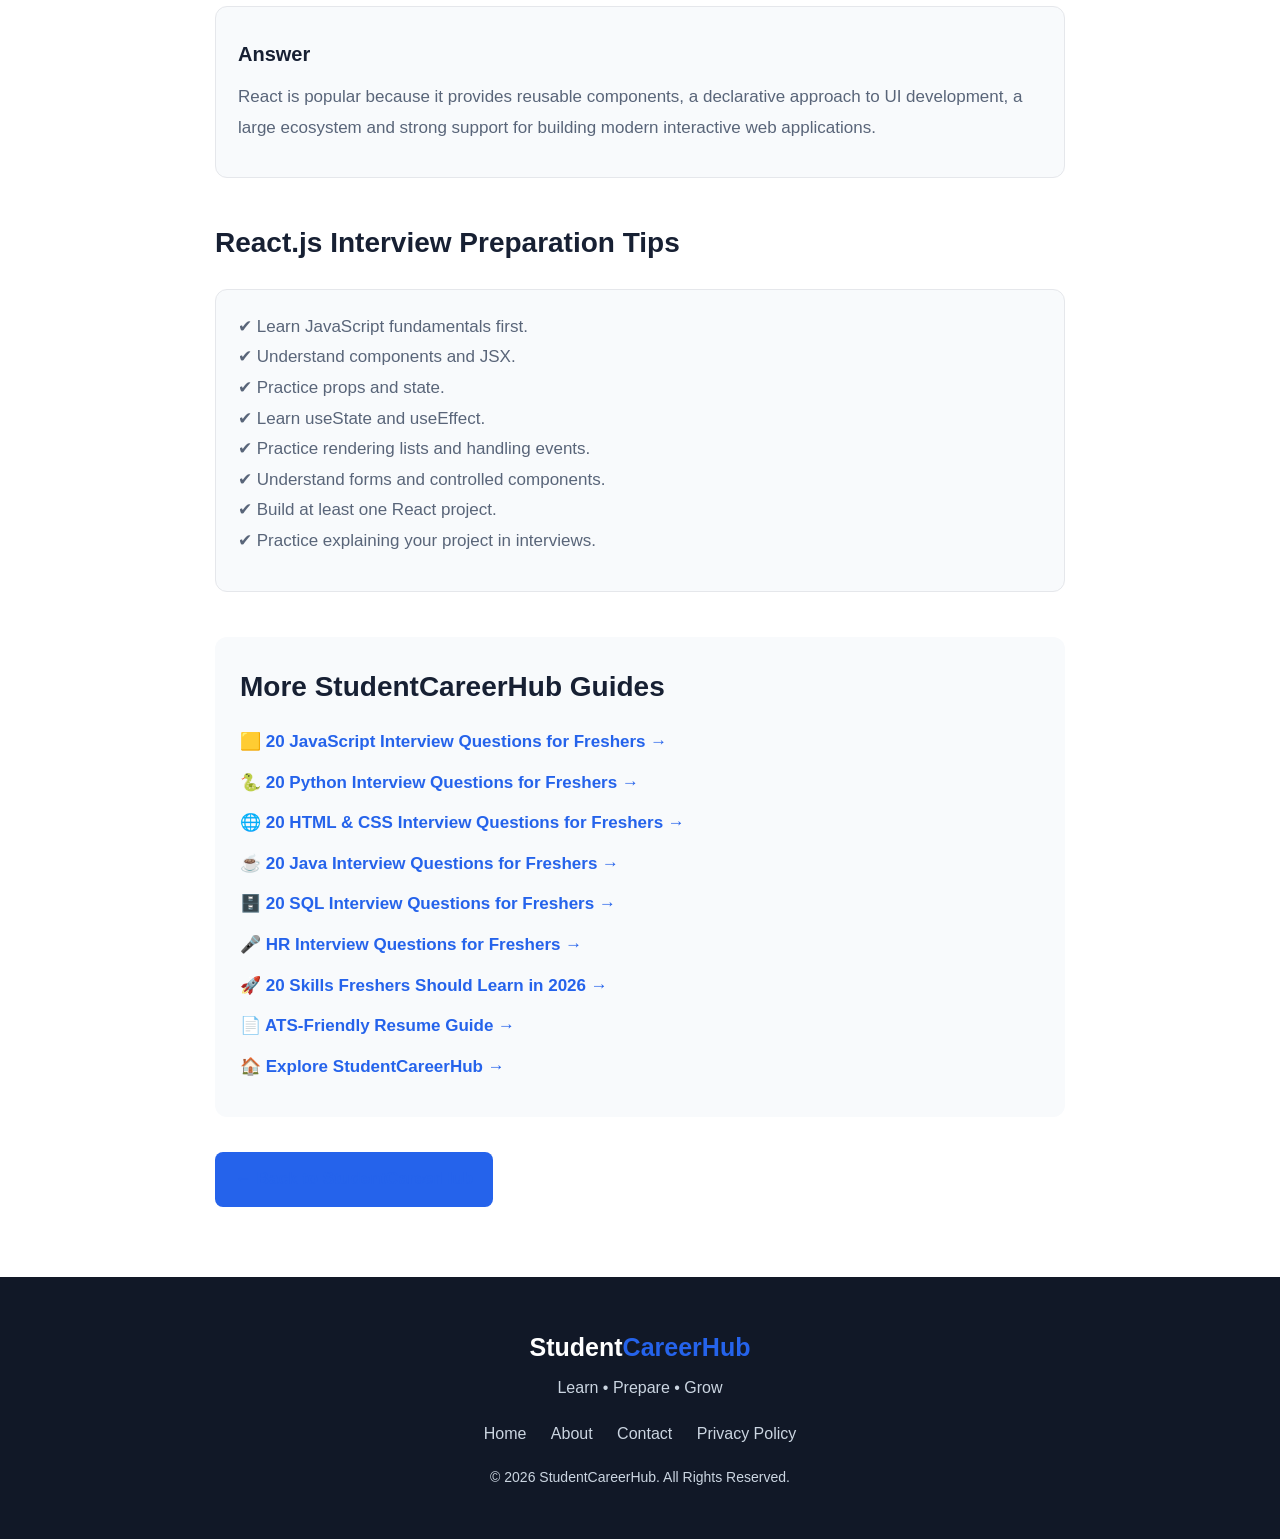
<file: reactjs-interview-questions-2026.html>
<!DOCTYPE html>
<html lang="en">

<head>

    <meta charset="UTF-8">

    <meta name="viewport" content="width=device-width, initial-scale=1.0">

    <title>20 React.js Interview Questions for Freshers in 2026 | StudentCareerHub</title>

    <meta name="description"
        content="Prepare for React.js interviews with 20 important React interview questions and simple answers for freshers in 2026. Learn components, JSX, props, state, hooks, Virtual DOM and more.">

    <meta name="keywords"
        content="React.js interview questions for freshers, React interview questions 2026, React.js questions and answers, React interview preparation">

    <meta name="author" content="StudentCareerHub">

    <meta name="robots" content="index, follow">

    <link rel="canonical"
        href="https://dwivediayush662-lang.github.io/studentcareerhub/reactjs-interview-questions-2026.html">

    <link rel="stylesheet" href="style.css">

    <style>

        .article-page {
            max-width: 900px;
            margin: auto;
            padding: 70px 25px;
        }

        .article-header {
            text-align: center;
            margin-bottom: 45px;
        }

        .article-category {
            display: inline-block;
            background: #dbeafe;
            color: #1d4ed8;
            padding: 7px 15px;
            border-radius: 50px;
            font-weight: 700;
            font-size: 13px;
            margin-bottom: 15px;
        }

        .article-header h1 {
            font-size: 45px;
            line-height: 1.2;
            margin-bottom: 18px;
        }

        .article-header p {
            color: #667085;
            font-size: 18px;
        }

        .article-content {
            font-size: 17px;
            line-height: 1.8;
        }

        .article-content h2 {
            font-size: 28px;
            margin-top: 40px;
            margin-bottom: 15px;
        }

        .question {
            background: #f8fafc;
            border: 1px solid #e5e7eb;
            border-radius: 12px;
            padding: 22px;
            margin: 20px 0;
        }

        .question h3 {
            color: #172033;
            margin-bottom: 10px;
        }

        .question p {
            color: #596579;
        }

        .tip-box {
            background: #eff6ff;
            border-left: 5px solid #2563eb;
            padding: 20px;
            margin: 30px 0;
            border-radius: 8px;
        }

        .related-links {
            background: #f8fafc;
            padding: 25px;
            border-radius: 12px;
            margin-top: 45px;
        }

        .related-links h2 {
            margin-top: 0;
        }

        .related-links a {
            display: block;
            margin: 10px 0;
            color: #2563eb;
            font-weight: 600;
            text-decoration: none;
        }

        .back-button {
            display: inline-block;
            margin-top: 35px;
            padding: 12px 20px;
            background: #2563eb;
            color: white;
            text-decoration: none;
            border-radius: 8px;
            font-weight: 700;
        }

        @media (max-width: 600px) {

            .article-header h1 {
                font-size: 32px;
            }

            .article-content {
                font-size: 16px;
            }

        }

    </style>

</head>


<body>


<header>

    <nav class="navbar">

        <div class="logo">
            Student<span>CareerHub</span>
        </div>

        <ul class="nav-links">

            <li>
                <a href="index.html">Home</a>
            </li>

            <li>
                <a href="index.html#jobs">Jobs</a>
            </li>

            <li>
                <a href="index.html#study">Study</a>
            </li>

            <li>
                <a href="index.html#coding">Coding</a>
            </li>

            <li>
                <a href="index.html#ai">AI Tools</a>
            </li>

            <li>
                <a href="index.html#resume">Resume</a>
            </li>

            <li>
                <a href="index.html#interview">Interview</a>
            </li>

        </ul>

    </nav>

</header>



<main class="article-page">


    <div class="article-header">

        <span class="article-category">
            REACT.JS INTERVIEW
        </span>

        <h1>
            20 React.js Interview Questions for Freshers in 2026
        </h1>

        <p>
            Prepare for React.js interviews with important questions,
            simple explanations and practical preparation tips.
        </p>

    </div>



    <div class="article-content">


        <p>
            React is a popular JavaScript library for building user
            interfaces. It is widely used for creating component-based
            web applications. Freshers are commonly asked questions
            about JSX, components, props, state, hooks and rendering.
        </p>


        <div class="tip-box">

            <strong>Interview Tip:</strong>

            Don't only memorize React definitions. Build a small
            React project and practice explaining components, state,
            props and hooks.

        </div>



        <h2>1. What is React?</h2>

        <div class="question">

            <h3>Answer</h3>

            <p>
                React is a JavaScript library for building user
                interfaces. It encourages developers to create
                reusable UI components.
            </p>

        </div>



        <h2>2. What are React components?</h2>

        <div class="question">

            <h3>Answer</h3>

            <p>
                Components are reusable building blocks of a React
                application. A component can contain UI structure,
                logic and behavior.
            </p>

        </div>



        <h2>3. What is JSX?</h2>

        <div class="question">

            <h3>Answer</h3>

            <p>
                JSX is a syntax extension commonly used with React
                that allows developers to describe UI using a
                JavaScript-like syntax. It is transformed into
                JavaScript during the build process.
            </p>

            <p>
                <strong>Example:</strong>
            </p>

            <p>
                const element = &lt;h1&gt;Hello React&lt;/h1&gt;;
            </p>

        </div>



        <h2>4. What are props in React?</h2>

        <div class="question">

            <h3>Answer</h3>

            <p>
                Props are inputs passed from a parent component to a
                child component. They are read-only from the receiving
                component's perspective.
            </p>

        </div>



        <h2>5. What is state in React?</h2>

        <div class="question">

            <h3>Answer</h3>

            <p>
                State represents data managed by a component that can
                change over time. Updating state can cause React to
                render the component again.
            </p>

        </div>



        <h2>6. What is useState?</h2>

        <div class="question">

            <h3>Answer</h3>

            <p>
                useState is a React Hook that allows a function
                component to add and manage state.
            </p>

            <p>
                <strong>Example:</strong>
            </p>

            <p>
                const [count, setCount] = useState(0);
            </p>

        </div>



        <h2>7. What is useEffect?</h2>

        <div class="question">

            <h3>Answer</h3>

            <p>
                useEffect is a React Hook used to synchronize a
                component with external systems, such as network
                requests, subscriptions or browser APIs.
            </p>

        </div>



        <h2>8. What are React Hooks?</h2>

        <div class="question">

            <h3>Answer</h3>

            <p>
                Hooks are functions provided by React that let
                function components use features such as state and
                effects. Examples include useState, useEffect,
                useContext and useRef.
            </p>

        </div>



        <h2>9. What is the Virtual DOM?</h2>

        <div class="question">

            <h3>Answer</h3>

            <p>
                The Virtual DOM is a conceptual representation of
                the UI that React uses when determining what changes
                need to be reflected in the actual DOM. React can
                then update the necessary parts of the browser DOM.
            </p>

        </div>



        <h2>10. What is conditional rendering?</h2>

        <div class="question">

            <h3>Answer</h3>

            <p>
                Conditional rendering means displaying different
                UI depending on a condition.
            </p>

            <p>
                <strong>Example:</strong>
            </p>

            <p>
                {isLoggedIn ? &lt;Dashboard /&gt; : &lt;Login /&gt;}
            </p>

        </div>



        <h2>11. How do you render a list in React?</h2>

        <div class="question">

            <h3>Answer</h3>

            <p>
                Lists are commonly rendered by using JavaScript
                methods such as map() to transform an array into
                React elements.
            </p>

            <p>
                <strong>Example:</strong>
            </p>

            <p>
                users.map(user =&gt; &lt;li key={user.id}&gt;{user.name}&lt;/li&gt;)
            </p>

        </div>



        <h2>12. Why are keys used in React lists?</h2>

        <div class="question">

            <h3>Answer</h3>

            <p>
                Keys help React identify list items between renders.
                A key should be stable and unique among the relevant
                siblings.
            </p>

        </div>



        <h2>13. What is event handling in React?</h2>

        <div class="question">

            <h3>Answer</h3>

            <p>
                React supports event handlers such as onClick,
                onChange and onSubmit. Event handlers are normally
                passed functions that should run when the event
                occurs.
            </p>

        </div>



        <h2>14. What is a controlled component?</h2>

        <div class="question">

            <h3>Answer</h3>

            <p>
                A controlled form element has its current value
                controlled by React state. This gives the component
                explicit control over form data.
            </p>

        </div>



        <h2>15. What is React Router?</h2>

        <div class="question">

            <h3>Answer</h3>

            <p>
                React Router is a routing library commonly used to
                manage navigation and URL-based views in React
                applications.
            </p>

        </div>



        <h2>16. What is useContext?</h2>

        <div class="question">

            <h3>Answer</h3>

            <p>
                useContext is a React Hook that allows a component
                to read values from a React context without manually
                passing those values through every intermediate
                component.
            </p>

        </div>



        <h2>17. What is useRef?</h2>

        <div class="question">

            <h3>Answer</h3>

            <p>
                useRef returns a mutable reference object whose
                value persists between renders. It is commonly used
                to access DOM elements or store values that do not
                need to trigger a render when changed.
            </p>

        </div>



        <h2>18. What is lifting state up?</h2>

        <div class="question">

            <h3>Answer</h3>

            <p>
                Lifting state up means moving shared state to the
                closest common parent component so that multiple
                child components can use the same source of truth.
            </p>

        </div>



        <h2>19. How can React application performance be improved?</h2>

        <div class="question">

            <h3>Answer</h3>

            <p>
                Performance can be improved by avoiding unnecessary
                renders, keeping component state focused, using
                appropriate memoization when useful, optimizing
                large lists and reducing unnecessary work.
            </p>

        </div>



        <h2>20. Why is React popular?</h2>

        <div class="question">

            <h3>Answer</h3>

            <p>
                React is popular because it provides reusable
                components, a declarative approach to UI development,
                a large ecosystem and strong support for building
                modern interactive web applications.
            </p>

        </div>



        <h2>React.js Interview Preparation Tips</h2>

        <div class="question">

            <p>
                ✔ Learn JavaScript fundamentals first.<br>
                ✔ Understand components and JSX.<br>
                ✔ Practice props and state.<br>
                ✔ Learn useState and useEffect.<br>
                ✔ Practice rendering lists and handling events.<br>
                ✔ Understand forms and controlled components.<br>
                ✔ Build at least one React project.<br>
                ✔ Practice explaining your project in interviews.
            </p>

        </div>



        <div class="related-links">

            <h2>More StudentCareerHub Guides</h2>

            <a href="javascript-interview-questions-2026.html">
                🟨 20 JavaScript Interview Questions for Freshers →
            </a>

            <a href="python-interview-questions-2026.html">
                🐍 20 Python Interview Questions for Freshers →
            </a>

            <a href="html-css-interview-questions-2026.html">
                🌐 20 HTML & CSS Interview Questions for Freshers →
            </a>

            <a href="java-interview-questions-2026.html">
                ☕ 20 Java Interview Questions for Freshers →
            </a>

            <a href="sql-interview-questions-2026.html">
                🗄️ 20 SQL Interview Questions for Freshers →
            </a>

            <a href="hr-interview-questions.html">
                🎤 HR Interview Questions for Freshers →
            </a>

            <a href="skills-for-freshers-2026.html">
                🚀 20 Skills Freshers Should Learn in 2026 →
            </a>

            <a href="ats-friendly-resume.html">
                📄 ATS-Friendly Resume Guide →
            </a>

            <a href="index.html">
                🏠 Explore StudentCareerHub →
            </a>

        </div>



        <a href="index.html" class="back-button">
            ← Back to StudentCareerHub
        </a>


    </div>

</main>



<footer>

    <div class="footer-logo">
        Student<span>CareerHub</span>
    </div>

    <p>
        Learn • Prepare • Grow
    </p>

    <div class="footer-links">

        <a href="index.html">Home</a>

        <a href="#">About</a>

        <a href="#">Contact</a>

        <a href="#">Privacy Policy</a>

    </div>

    <p class="copyright">
        © 2026 StudentCareerHub. All Rights Reserved.
    </p>

</footer>


</body>

</html>
</file>
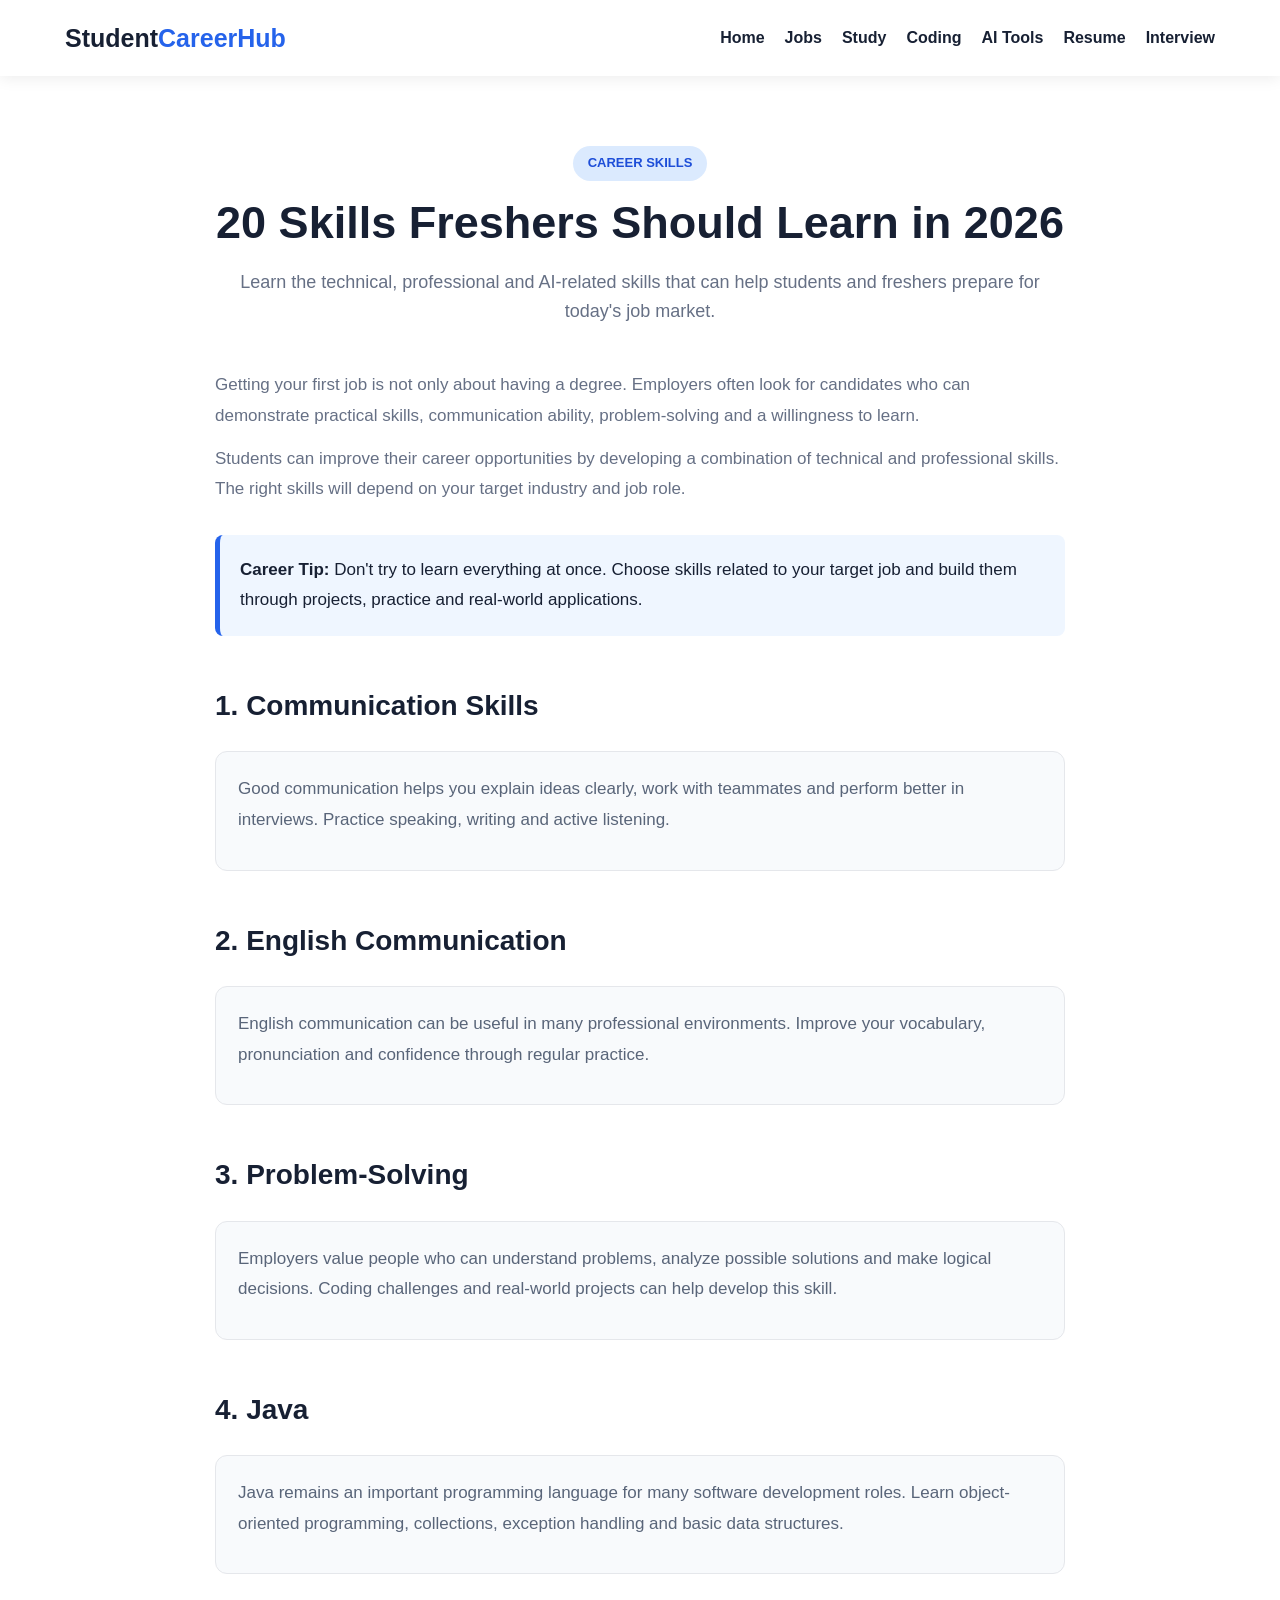
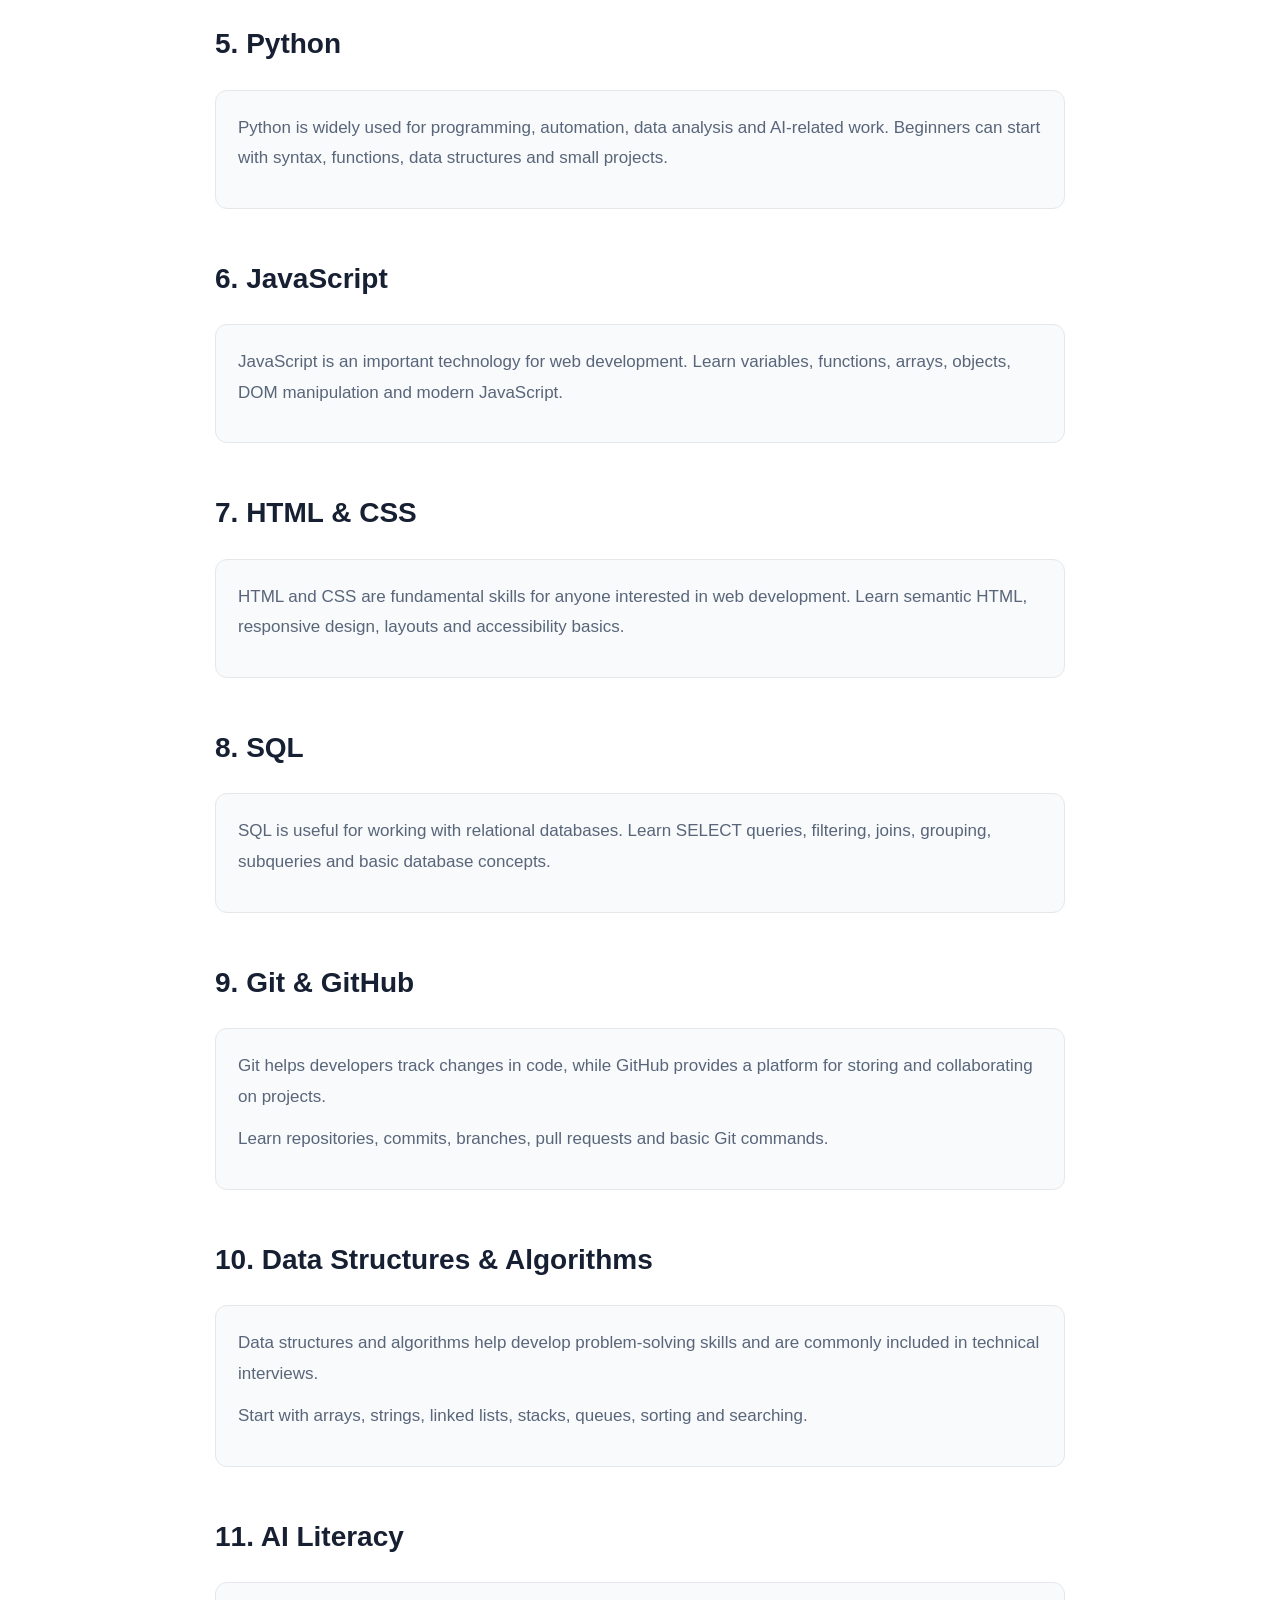
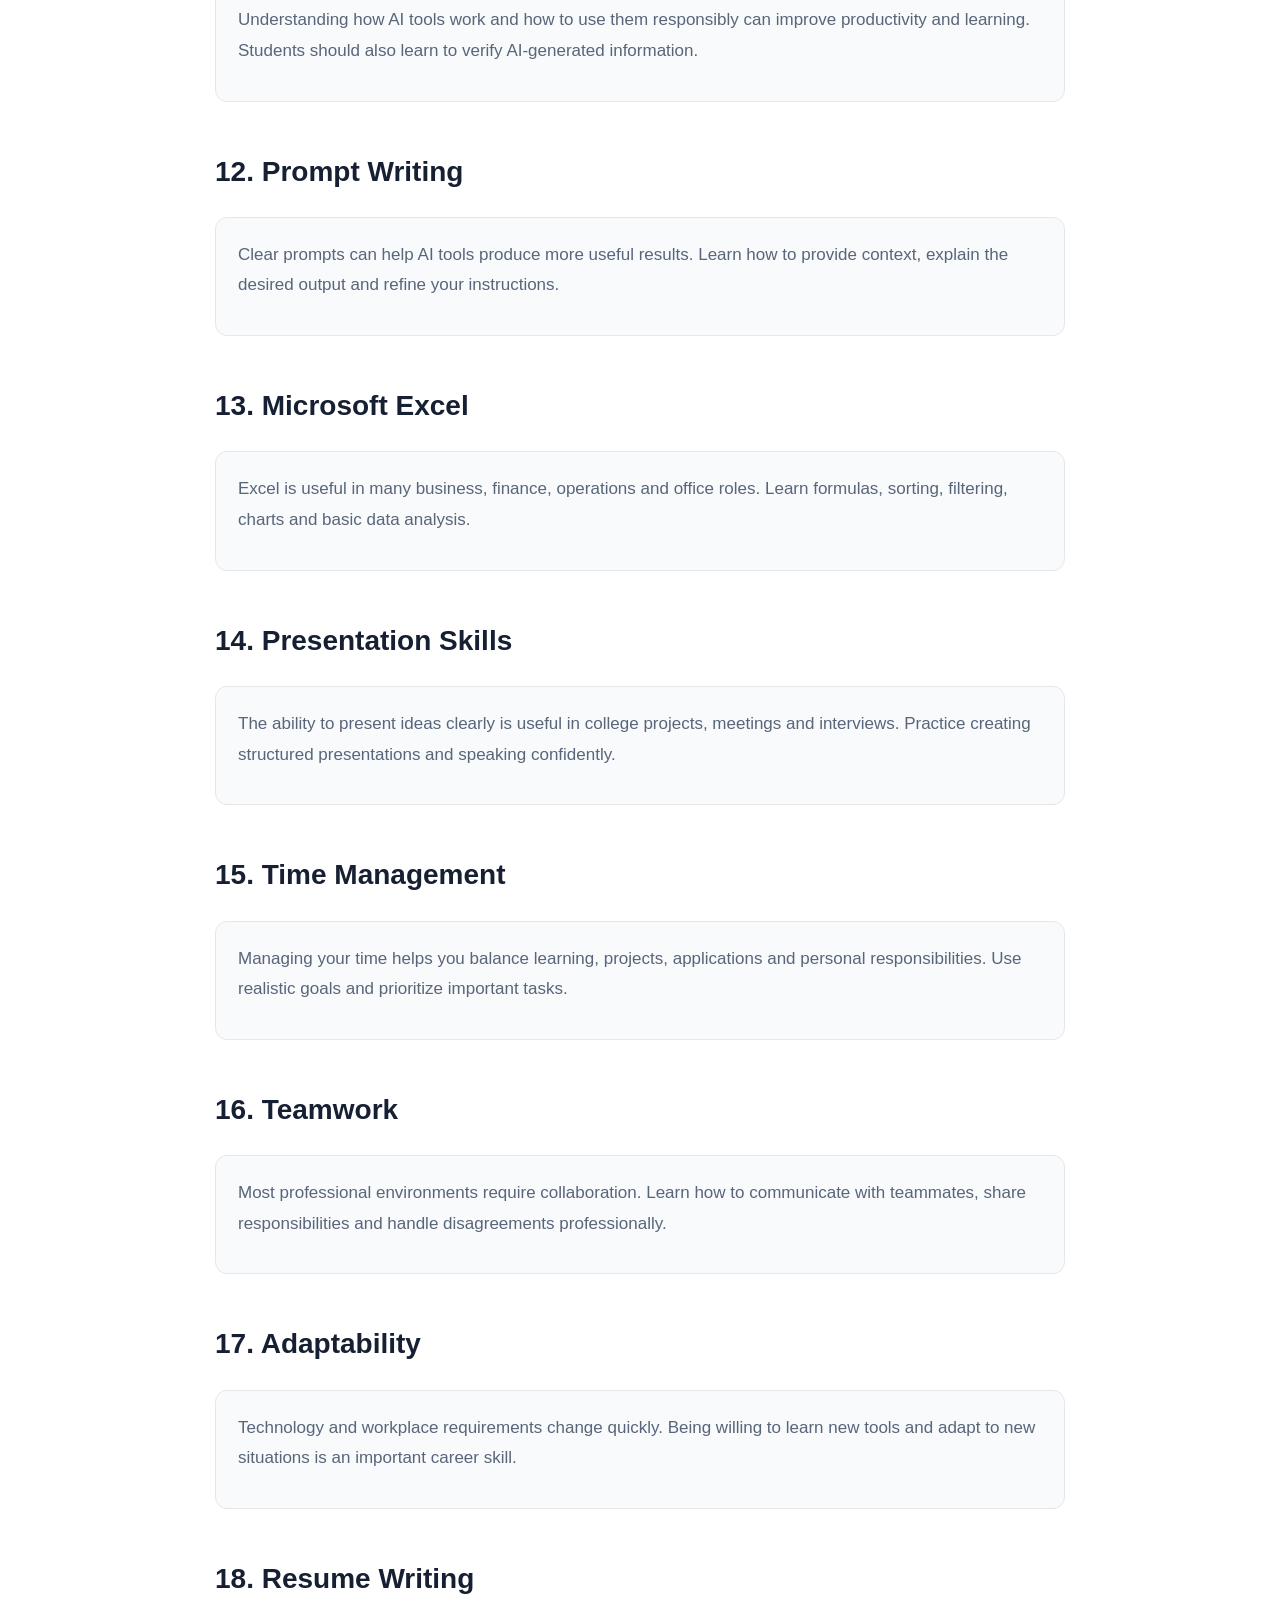
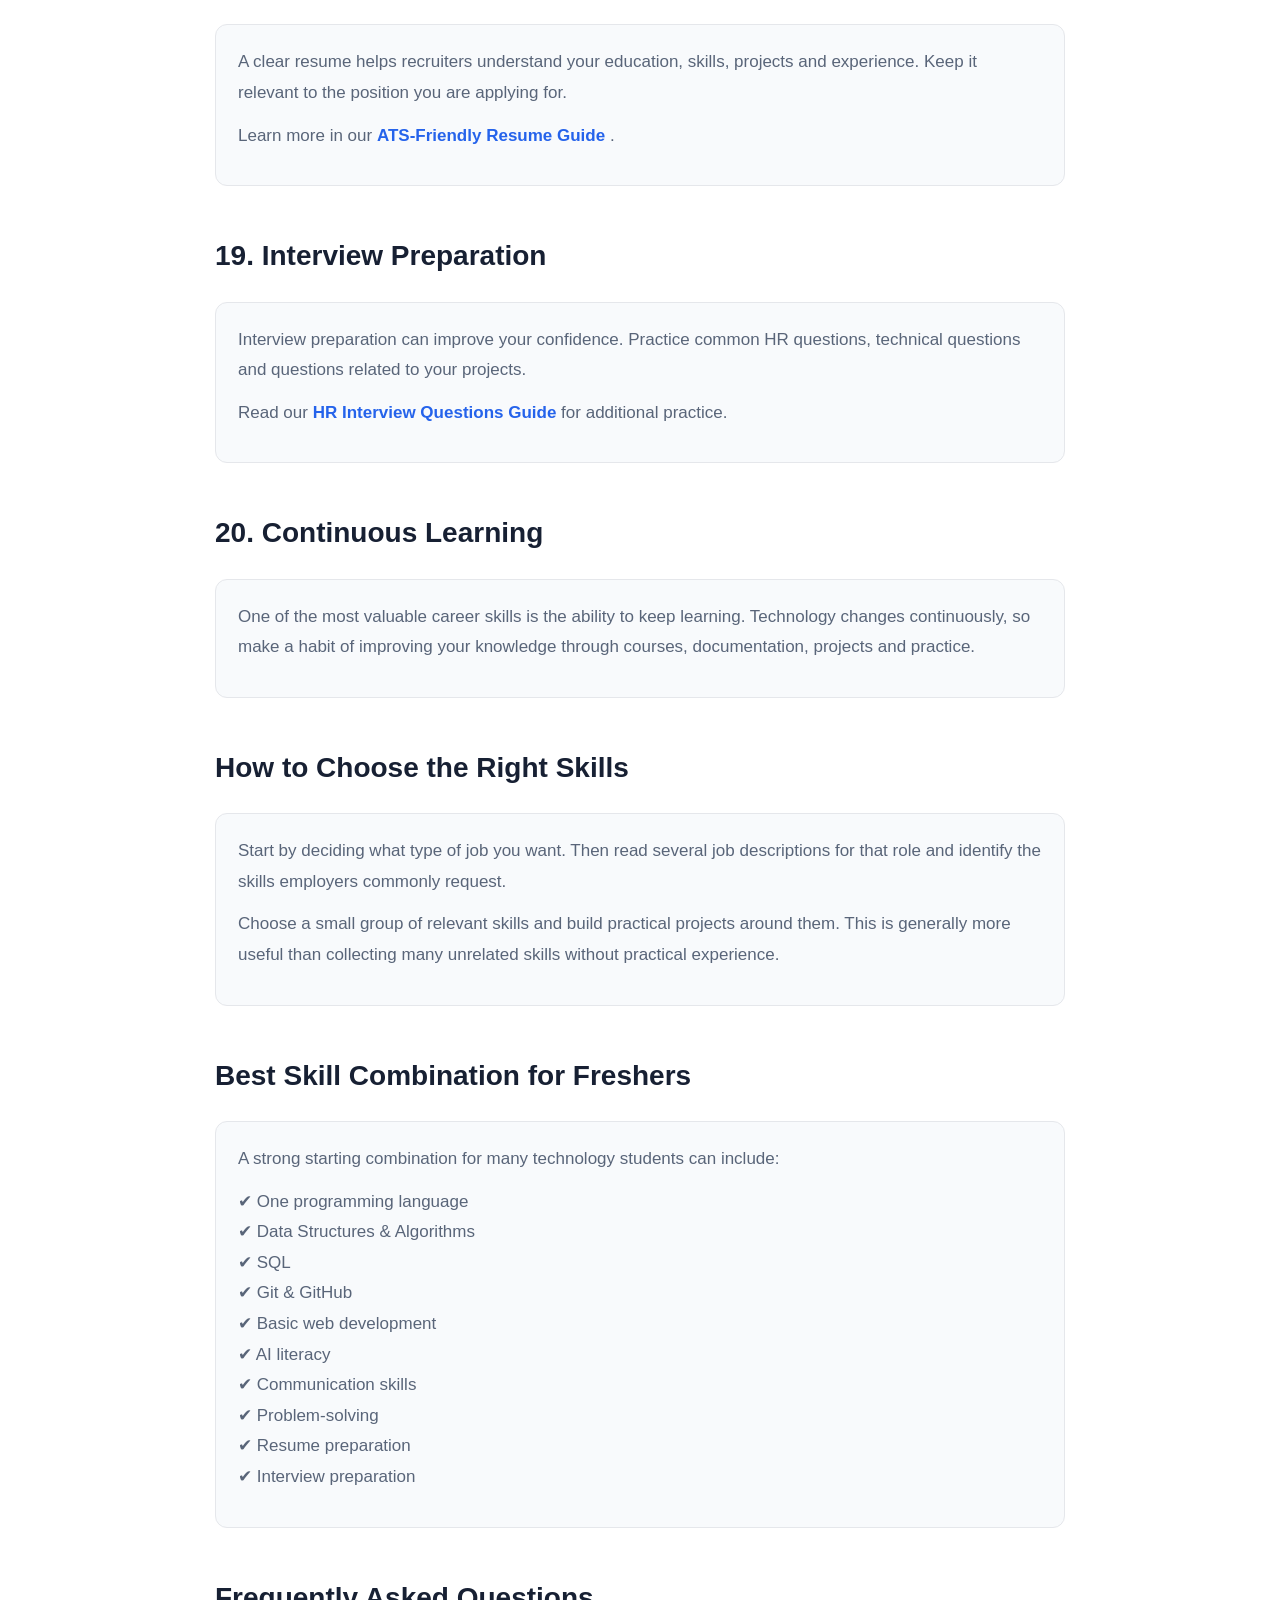
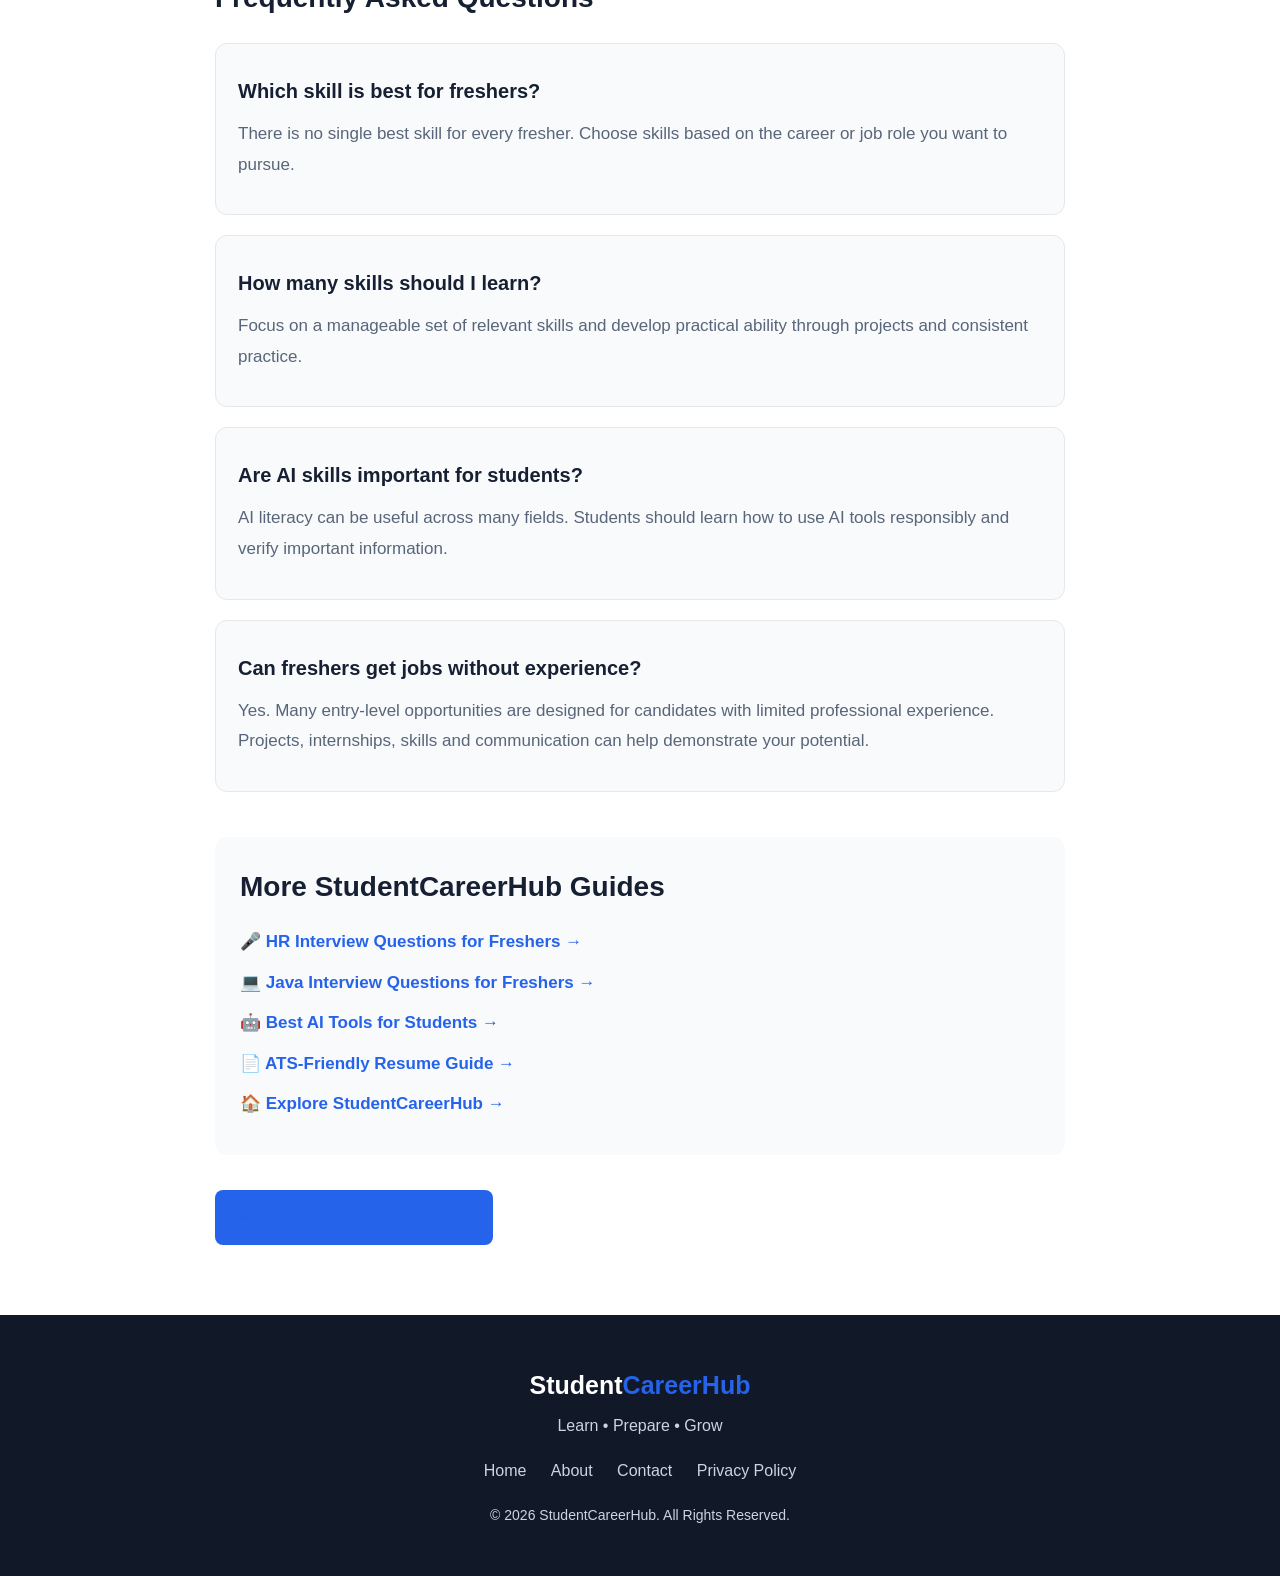
<file: skills-for-freshers-2026.html>
<!DOCTYPE html>
<html lang="en">

<head>

    <meta charset="UTF-8">

    <meta name="viewport" content="width=device-width, initial-scale=1.0">

    <title>20 Skills Freshers Should Learn in 2026 | StudentCareerHub</title>

    <meta name="description"
        content="Discover 20 important skills freshers should learn in 2026 to improve their career opportunities, resume, interviews and job prospects.">

    <meta name="keywords"
        content="skills for freshers 2026, best skills for students, skills to get a job, technical skills for freshers, career skills 2026">

    <meta name="author" content="StudentCareerHub">

    <meta name="robots" content="index, follow">

    <link rel="canonical"
        href="https://dwivediayush662-lang.github.io/studentcareerhub/skills-for-freshers-2026.html">

    <link rel="stylesheet" href="style.css">

    <style>

        .article-page {
            max-width: 900px;
            margin: auto;
            padding: 70px 25px;
        }

        .article-header {
            text-align: center;
            margin-bottom: 45px;
        }

        .article-category {
            display: inline-block;
            background: #dbeafe;
            color: #1d4ed8;
            padding: 7px 15px;
            border-radius: 50px;
            font-weight: 700;
            font-size: 13px;
            margin-bottom: 15px;
        }

        .article-header h1 {
            font-size: 45px;
            line-height: 1.2;
            margin-bottom: 18px;
        }

        .article-header p {
            color: #667085;
            font-size: 18px;
        }

        .article-content {
            font-size: 17px;
            line-height: 1.8;
        }

        .article-content h2 {
            font-size: 28px;
            margin-top: 45px;
            margin-bottom: 15px;
        }

        .skill-card {
            background: #f8fafc;
            border: 1px solid #e5e7eb;
            border-radius: 12px;
            padding: 22px;
            margin: 20px 0;
        }

        .skill-card h3 {
            color: #172033;
            margin-bottom: 10px;
        }

        .skill-card p {
            color: #596579;
        }

        .tip-box {
            background: #eff6ff;
            border-left: 5px solid #2563eb;
            padding: 20px;
            margin: 30px 0;
            border-radius: 8px;
        }

        .related-links {
            background: #f8fafc;
            padding: 25px;
            border-radius: 12px;
            margin-top: 45px;
        }

        .related-links h2 {
            margin-top: 0;
        }

        .related-links a {
            display: block;
            margin: 10px 0;
            color: #2563eb;
            font-weight: 600;
            text-decoration: none;
        }

        .back-button {
            display: inline-block;
            margin-top: 35px;
            padding: 12px 20px;
            background: #2563eb;
            color: white;
            text-decoration: none;
            border-radius: 8px;
            font-weight: 700;
        }

        @media (max-width: 600px) {

            .article-header h1 {
                font-size: 32px;
            }

            .article-content {
                font-size: 16px;
            }

        }

    </style>

</head>


<body>


<header>

    <nav class="navbar">

        <div class="logo">
            Student<span>CareerHub</span>
        </div>

        <ul class="nav-links">

            <li>
                <a href="index.html">Home</a>
            </li>

            <li>
                <a href="index.html#jobs">Jobs</a>
            </li>

            <li>
                <a href="index.html#study">Study</a>
            </li>

            <li>
                <a href="index.html#coding">Coding</a>
            </li>

            <li>
                <a href="index.html#ai">AI Tools</a>
            </li>

            <li>
                <a href="index.html#resume">Resume</a>
            </li>

            <li>
                <a href="index.html#interview">Interview</a>
            </li>

        </ul>

    </nav>

</header>



<main class="article-page">


    <div class="article-header">

        <span class="article-category">
            CAREER SKILLS
        </span>

        <h1>
            20 Skills Freshers Should Learn in 2026
        </h1>

        <p>
            Learn the technical, professional and AI-related skills
            that can help students and freshers prepare for today's
            job market.
        </p>

    </div>



    <div class="article-content">


        <p>
            Getting your first job is not only about having a degree.
            Employers often look for candidates who can demonstrate
            practical skills, communication ability, problem-solving
            and a willingness to learn.
        </p>


        <p>
            Students can improve their career opportunities by
            developing a combination of technical and professional
            skills. The right skills will depend on your target
            industry and job role.
        </p>


        <div class="tip-box">

            <strong>Career Tip:</strong>

            Don't try to learn everything at once. Choose skills
            related to your target job and build them through
            projects, practice and real-world applications.

        </div>



        <h2>1. Communication Skills</h2>

        <div class="skill-card">

            <p>
                Good communication helps you explain ideas clearly,
                work with teammates and perform better in interviews.
                Practice speaking, writing and active listening.
            </p>

        </div>



        <h2>2. English Communication</h2>

        <div class="skill-card">

            <p>
                English communication can be useful in many
                professional environments. Improve your vocabulary,
                pronunciation and confidence through regular practice.
            </p>

        </div>



        <h2>3. Problem-Solving</h2>

        <div class="skill-card">

            <p>
                Employers value people who can understand problems,
                analyze possible solutions and make logical decisions.
                Coding challenges and real-world projects can help
                develop this skill.
            </p>

        </div>



        <h2>4. Java</h2>

        <div class="skill-card">

            <p>
                Java remains an important programming language for
                many software development roles. Learn object-oriented
                programming, collections, exception handling and
                basic data structures.
            </p>

        </div>



        <h2>5. Python</h2>

        <div class="skill-card">

            <p>
                Python is widely used for programming, automation,
                data analysis and AI-related work. Beginners can
                start with syntax, functions, data structures and
                small projects.
            </p>

        </div>



        <h2>6. JavaScript</h2>

        <div class="skill-card">

            <p>
                JavaScript is an important technology for web
                development. Learn variables, functions, arrays,
                objects, DOM manipulation and modern JavaScript.
            </p>

        </div>



        <h2>7. HTML & CSS</h2>

        <div class="skill-card">

            <p>
                HTML and CSS are fundamental skills for anyone
                interested in web development. Learn semantic HTML,
                responsive design, layouts and accessibility basics.
            </p>

        </div>



        <h2>8. SQL</h2>

        <div class="skill-card">

            <p>
                SQL is useful for working with relational databases.
                Learn SELECT queries, filtering, joins, grouping,
                subqueries and basic database concepts.
            </p>

        </div>



        <h2>9. Git & GitHub</h2>

        <div class="skill-card">

            <p>
                Git helps developers track changes in code, while
                GitHub provides a platform for storing and
                collaborating on projects.
            </p>

            <p>
                Learn repositories, commits, branches, pull requests
                and basic Git commands.
            </p>

        </div>



        <h2>10. Data Structures & Algorithms</h2>

        <div class="skill-card">

            <p>
                Data structures and algorithms help develop
                problem-solving skills and are commonly included
                in technical interviews.
            </p>

            <p>
                Start with arrays, strings, linked lists, stacks,
                queues, sorting and searching.
            </p>

        </div>



        <h2>11. AI Literacy</h2>

        <div class="skill-card">

            <p>
                Understanding how AI tools work and how to use them
                responsibly can improve productivity and learning.
                Students should also learn to verify AI-generated
                information.
            </p>

        </div>



        <h2>12. Prompt Writing</h2>

        <div class="skill-card">

            <p>
                Clear prompts can help AI tools produce more useful
                results. Learn how to provide context, explain the
                desired output and refine your instructions.
            </p>

        </div>



        <h2>13. Microsoft Excel</h2>

        <div class="skill-card">

            <p>
                Excel is useful in many business, finance, operations
                and office roles. Learn formulas, sorting, filtering,
                charts and basic data analysis.
            </p>

        </div>



        <h2>14. Presentation Skills</h2>

        <div class="skill-card">

            <p>
                The ability to present ideas clearly is useful in
                college projects, meetings and interviews. Practice
                creating structured presentations and speaking
                confidently.
            </p>

        </div>



        <h2>15. Time Management</h2>

        <div class="skill-card">

            <p>
                Managing your time helps you balance learning,
                projects, applications and personal responsibilities.
                Use realistic goals and prioritize important tasks.
            </p>

        </div>



        <h2>16. Teamwork</h2>

        <div class="skill-card">

            <p>
                Most professional environments require collaboration.
                Learn how to communicate with teammates, share
                responsibilities and handle disagreements
                professionally.
            </p>

        </div>



        <h2>17. Adaptability</h2>

        <div class="skill-card">

            <p>
                Technology and workplace requirements change quickly.
                Being willing to learn new tools and adapt to new
                situations is an important career skill.
            </p>

        </div>



        <h2>18. Resume Writing</h2>

        <div class="skill-card">

            <p>
                A clear resume helps recruiters understand your
                education, skills, projects and experience. Keep it
                relevant to the position you are applying for.
            </p>

            <p>
                Learn more in our
                <a href="ats-friendly-resume.html">
                    ATS-Friendly Resume Guide
                </a>.
            </p>

        </div>



        <h2>19. Interview Preparation</h2>

        <div class="skill-card">

            <p>
                Interview preparation can improve your confidence.
                Practice common HR questions, technical questions
                and questions related to your projects.
            </p>

            <p>
                Read our
                <a href="hr-interview-questions.html">
                    HR Interview Questions Guide
                </a>
                for additional practice.
            </p>

        </div>



        <h2>20. Continuous Learning</h2>

        <div class="skill-card">

            <p>
                One of the most valuable career skills is the ability
                to keep learning. Technology changes continuously,
                so make a habit of improving your knowledge through
                courses, documentation, projects and practice.
            </p>

        </div>



        <h2>How to Choose the Right Skills</h2>

        <div class="skill-card">

            <p>
                Start by deciding what type of job you want.
                Then read several job descriptions for that role
                and identify the skills employers commonly request.
            </p>

            <p>
                Choose a small group of relevant skills and build
                practical projects around them. This is generally
                more useful than collecting many unrelated skills
                without practical experience.
            </p>

        </div>



        <h2>Best Skill Combination for Freshers</h2>

        <div class="skill-card">

            <p>
                A strong starting combination for many technology
                students can include:
            </p>

            <p>
                ✔ One programming language<br>
                ✔ Data Structures & Algorithms<br>
                ✔ SQL<br>
                ✔ Git & GitHub<br>
                ✔ Basic web development<br>
                ✔ AI literacy<br>
                ✔ Communication skills<br>
                ✔ Problem-solving<br>
                ✔ Resume preparation<br>
                ✔ Interview preparation
            </p>

        </div>



        <h2>Frequently Asked Questions</h2>


        <div class="skill-card">

            <h3>Which skill is best for freshers?</h3>

            <p>
                There is no single best skill for every fresher.
                Choose skills based on the career or job role
                you want to pursue.
            </p>

        </div>


        <div class="skill-card">

            <h3>How many skills should I learn?</h3>

            <p>
                Focus on a manageable set of relevant skills and
                develop practical ability through projects and
                consistent practice.
            </p>

        </div>


        <div class="skill-card">

            <h3>Are AI skills important for students?</h3>

            <p>
                AI literacy can be useful across many fields.
                Students should learn how to use AI tools
                responsibly and verify important information.
            </p>

        </div>


        <div class="skill-card">

            <h3>Can freshers get jobs without experience?</h3>

            <p>
                Yes. Many entry-level opportunities are designed
                for candidates with limited professional experience.
                Projects, internships, skills and communication
                can help demonstrate your potential.
            </p>

        </div>



        <div class="related-links">

            <h2>More StudentCareerHub Guides</h2>

            <a href="hr-interview-questions.html">
                🎤 HR Interview Questions for Freshers →
            </a>

            <a href="java-interview-questions.html">
                💻 Java Interview Questions for Freshers →
            </a>

            <a href="ai-tools-for-students.html">
                🤖 Best AI Tools for Students →
            </a>

            <a href="ats-friendly-resume.html">
                📄 ATS-Friendly Resume Guide →
            </a>

            <a href="index.html">
                🏠 Explore StudentCareerHub →
            </a>

        </div>



        <a href="index.html" class="back-button">
            ← Back to StudentCareerHub
        </a>


    </div>

</main>



<footer>

    <div class="footer-logo">
        Student<span>CareerHub</span>
    </div>

    <p>
        Learn • Prepare • Grow
    </p>

    <div class="footer-links">

        <a href="index.html">Home</a>

        <a href="#">About</a>

        <a href="#">Contact</a>

        <a href="#">Privacy Policy</a>

    </div>

    <p class="copyright">
        © 2026 StudentCareerHub. All Rights Reserved.
    </p>

</footer>


</body>

</html>
</file>
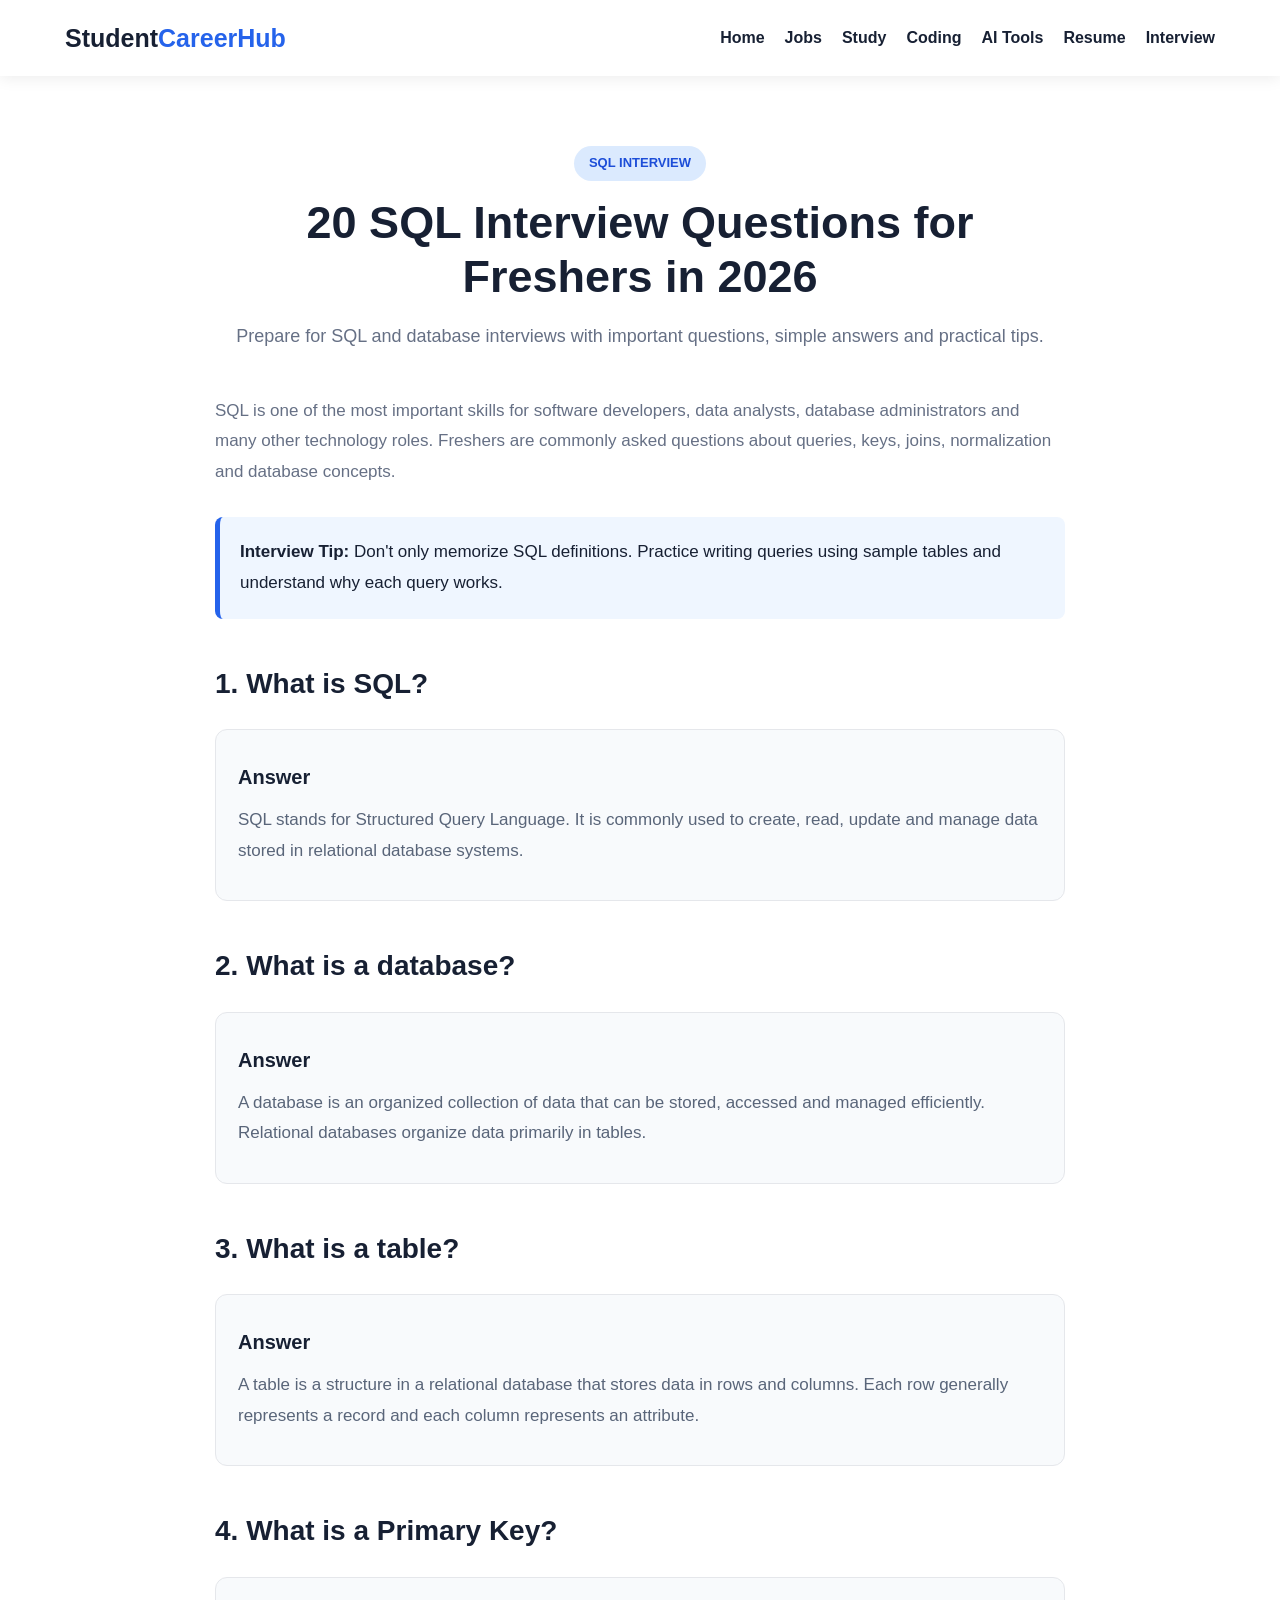
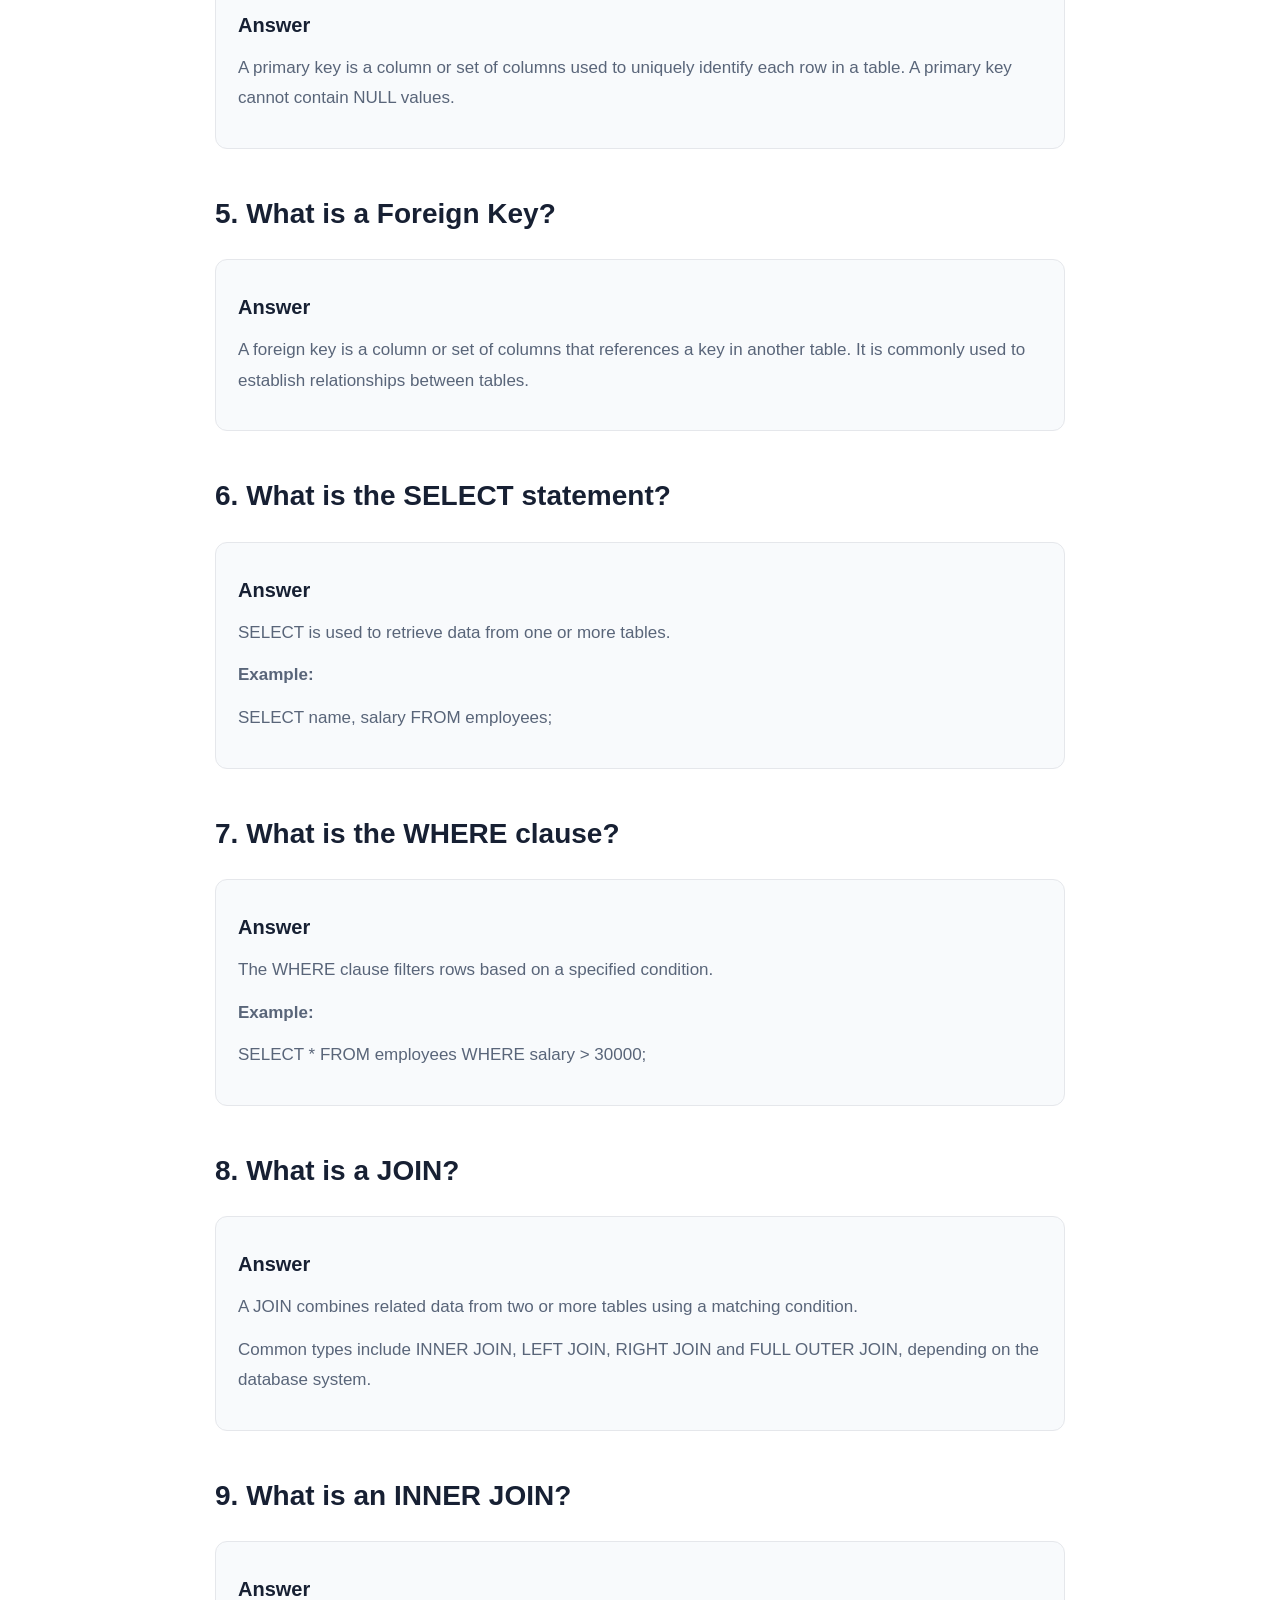
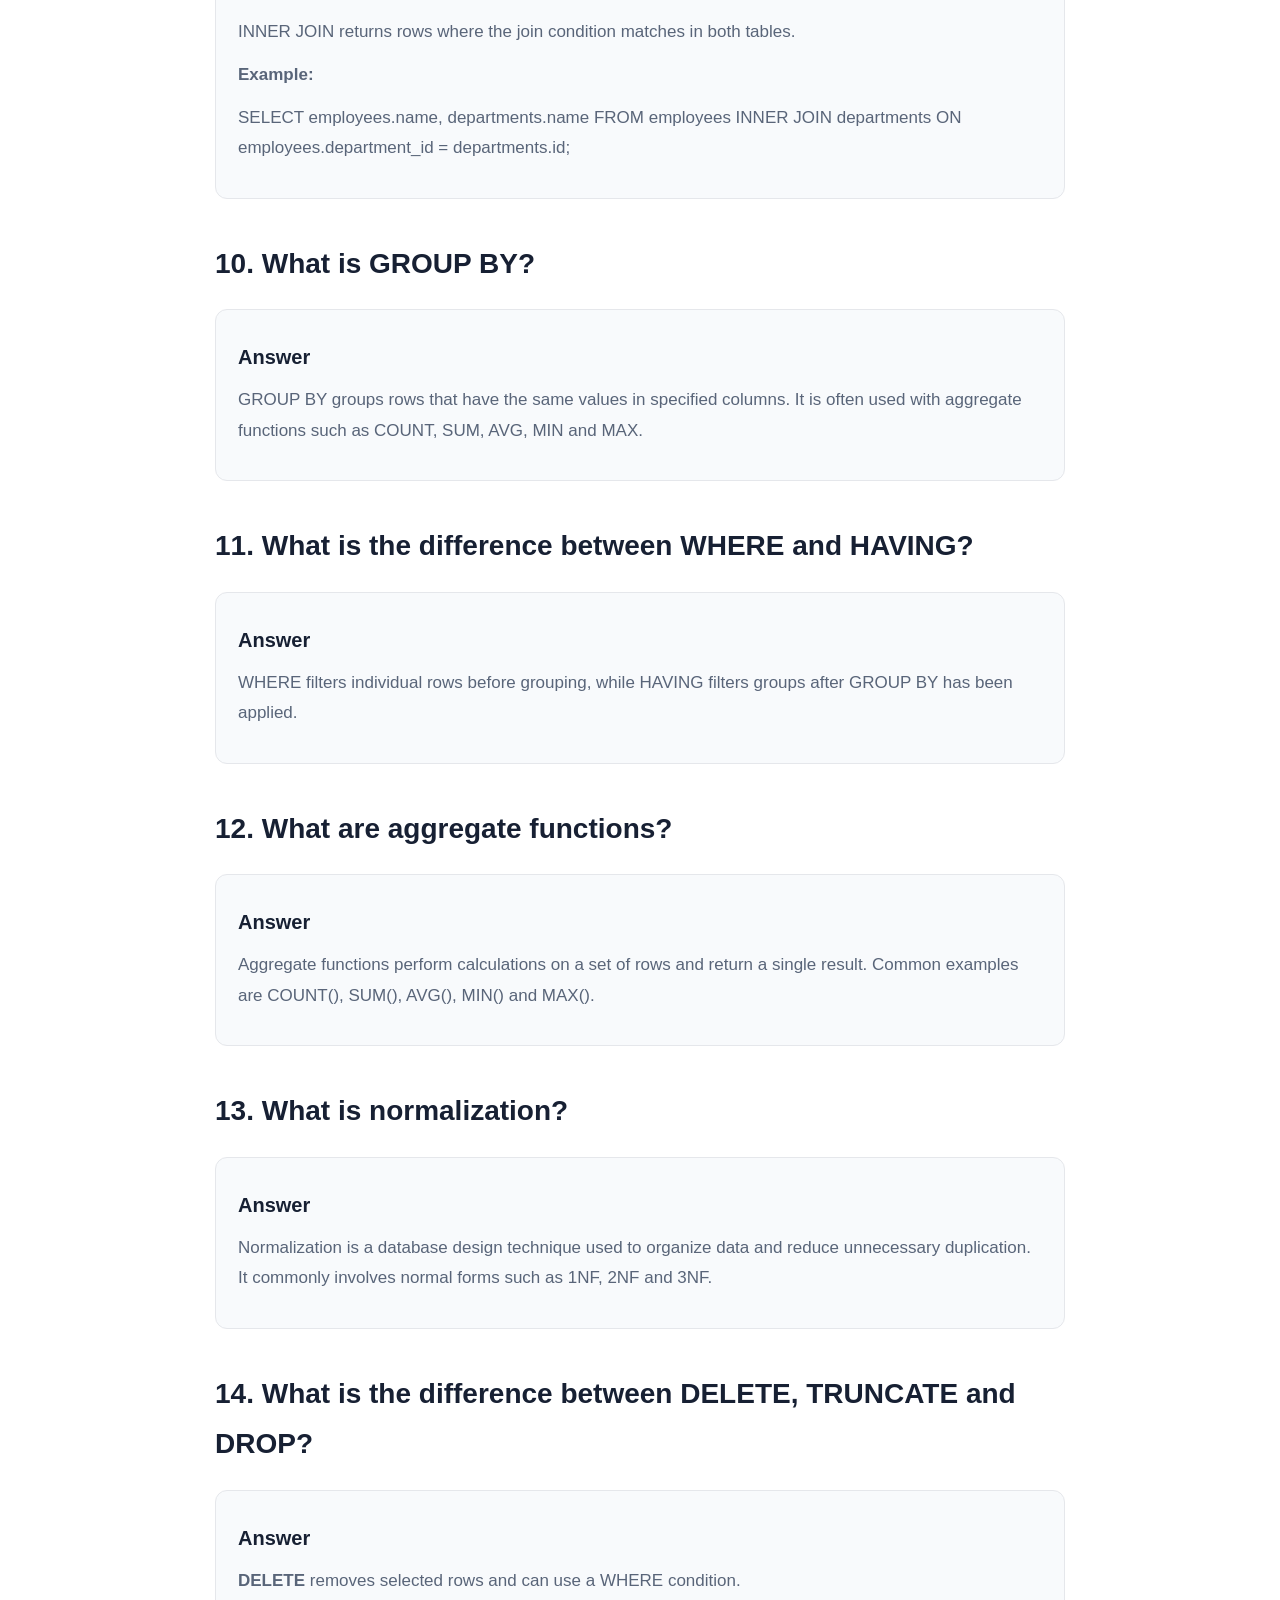
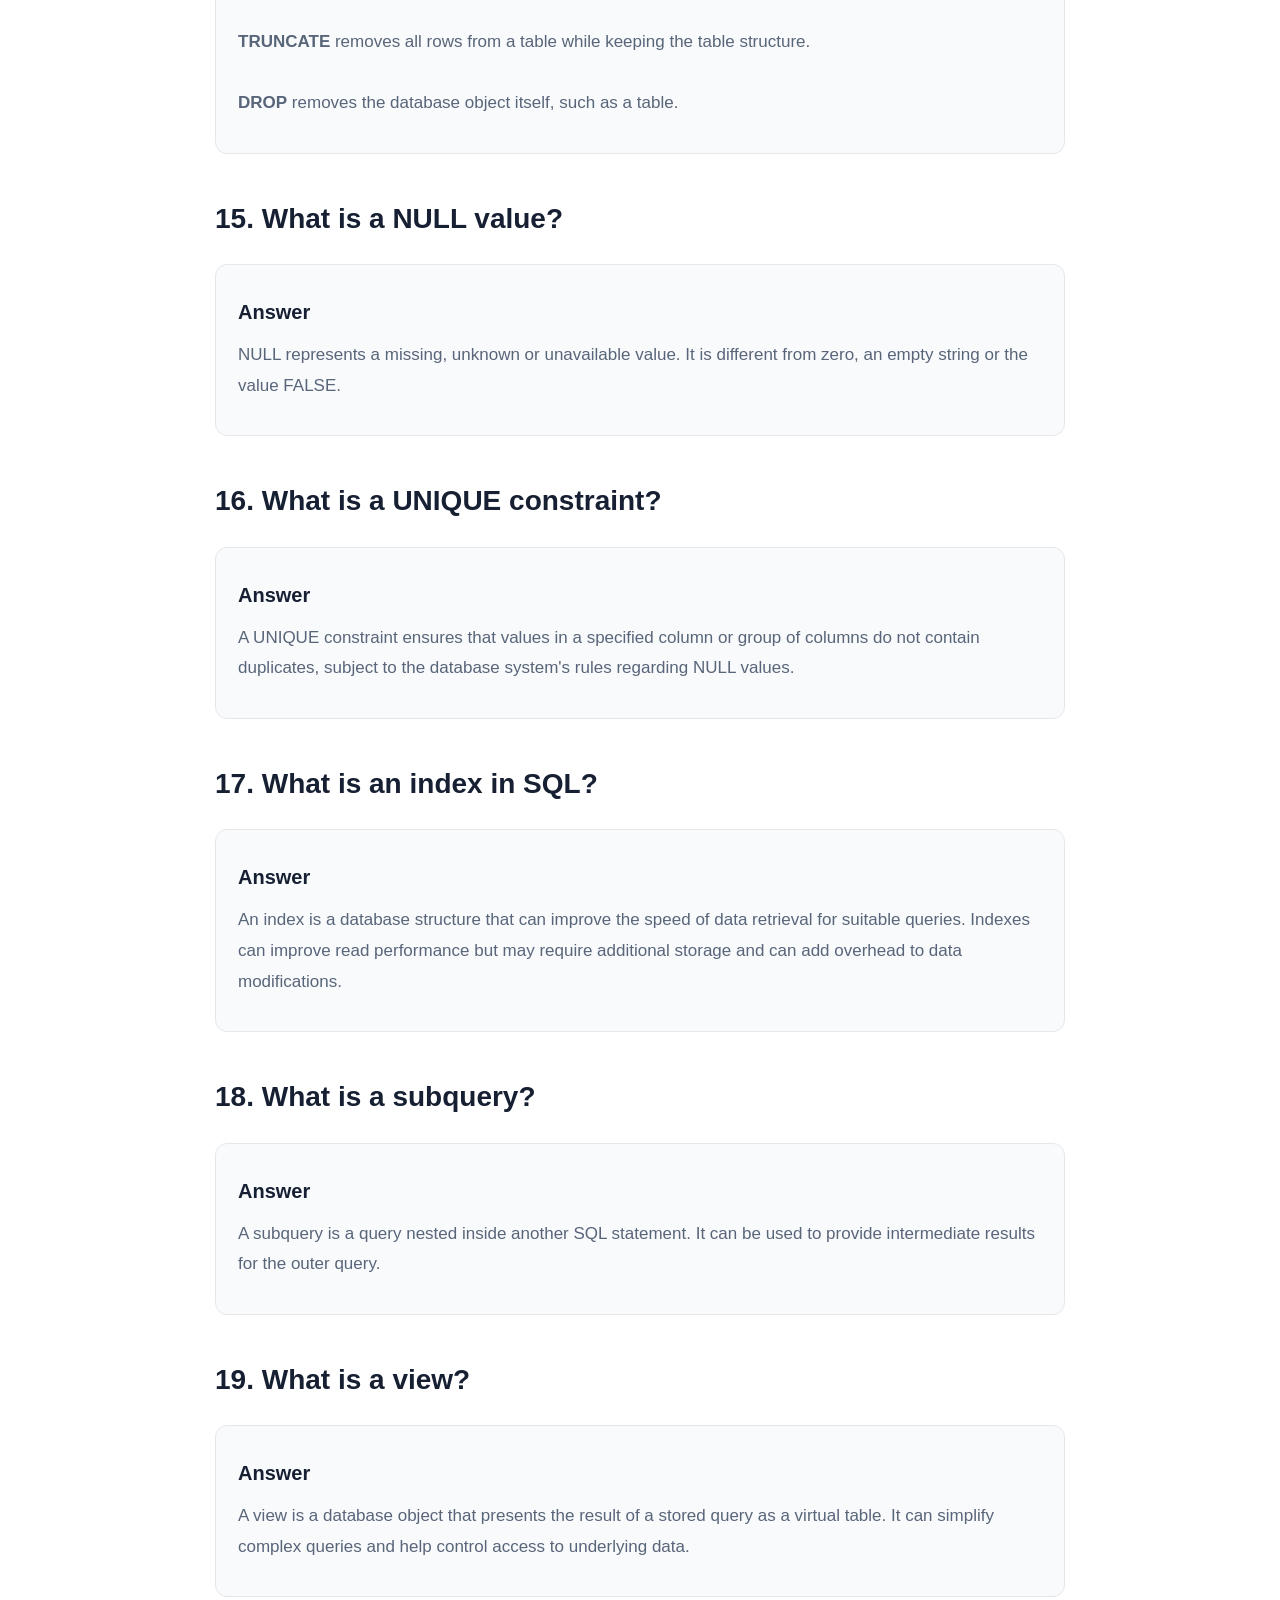
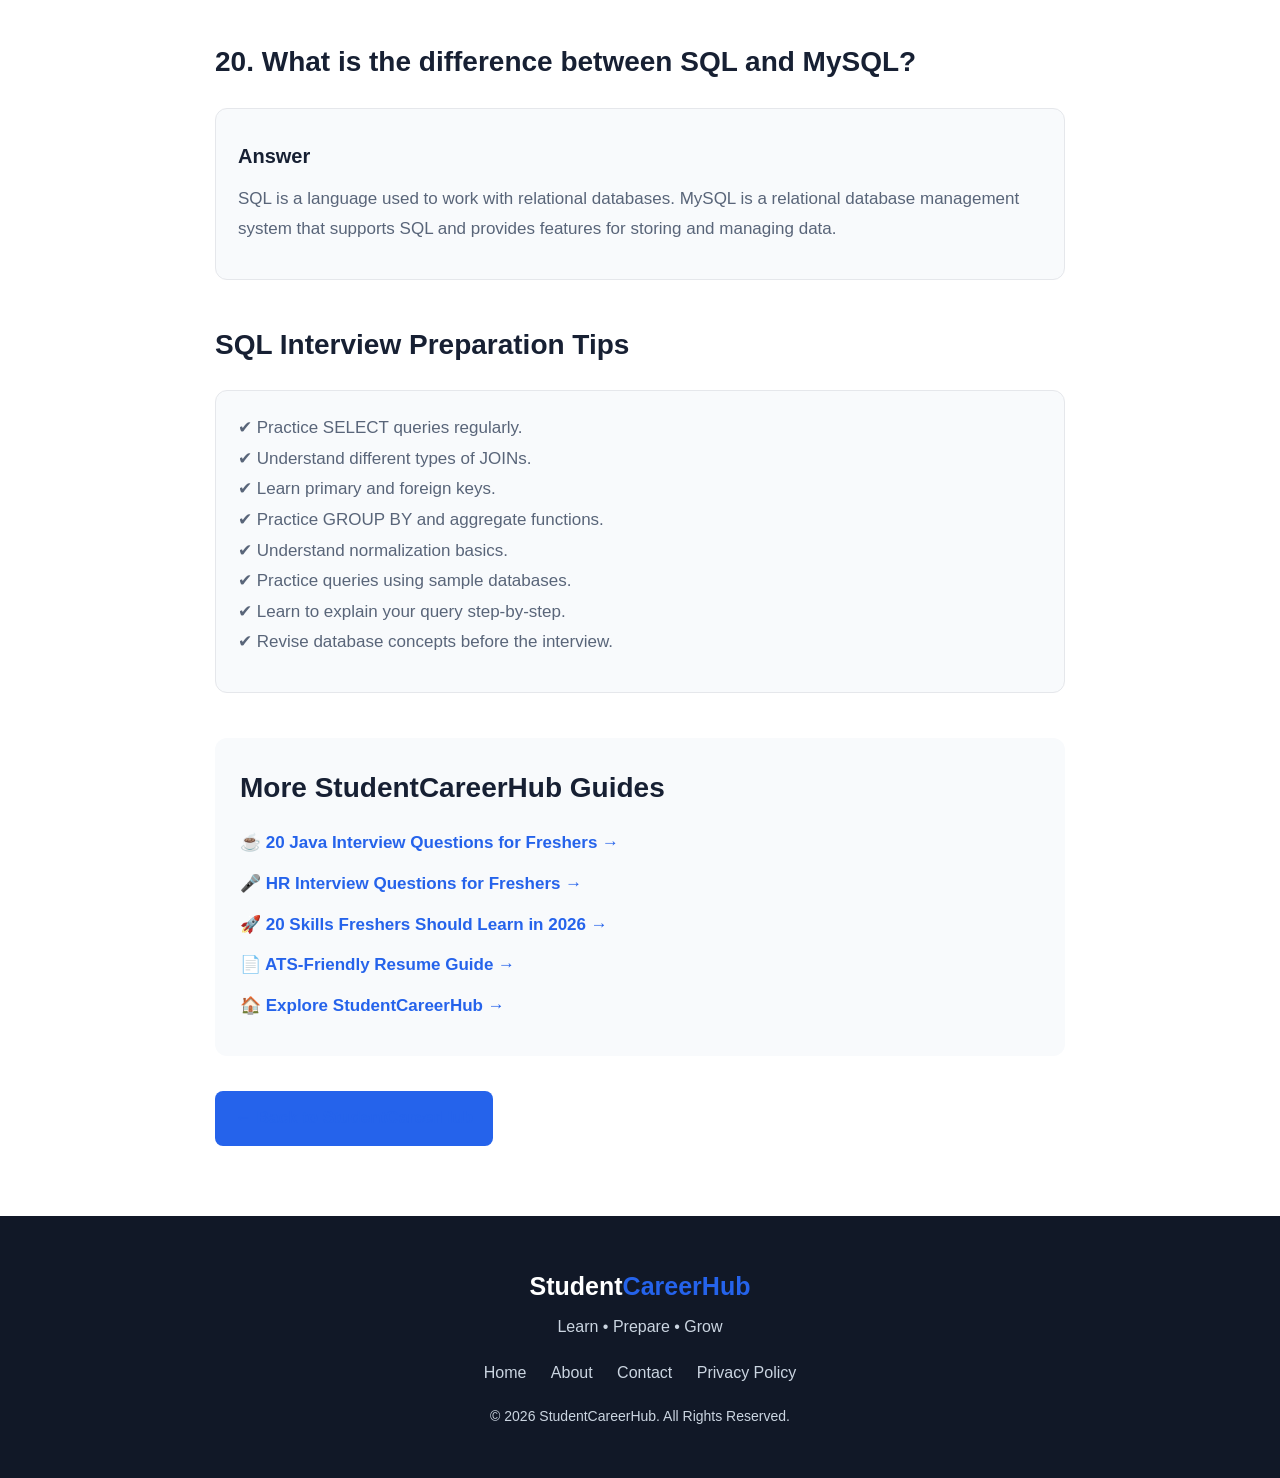
<file: sql-interview-questions-2026.html>
<!DOCTYPE html>
<html lang="en">

<head>

    <meta charset="UTF-8">

    <meta name="viewport" content="width=device-width, initial-scale=1.0">

    <title>20 SQL Interview Questions for Freshers in 2026 | StudentCareerHub</title>

    <meta name="description"
        content="Prepare for SQL interviews with 20 important SQL interview questions and simple answers for freshers in 2026. Learn SELECT, JOINs, GROUP BY, keys, normalization and more.">

    <meta name="keywords"
        content="SQL interview questions for freshers, SQL interview questions 2026, SQL questions and answers, SQL for freshers, database interview questions">

    <meta name="author" content="StudentCareerHub">

    <meta name="robots" content="index, follow">

    <link rel="canonical"
        href="https://dwivediayush662-lang.github.io/studentcareerhub/sql-interview-questions-2026.html">

    <link rel="stylesheet" href="style.css">

    <style>

        .article-page {
            max-width: 900px;
            margin: auto;
            padding: 70px 25px;
        }

        .article-header {
            text-align: center;
            margin-bottom: 45px;
        }

        .article-category {
            display: inline-block;
            background: #dbeafe;
            color: #1d4ed8;
            padding: 7px 15px;
            border-radius: 50px;
            font-weight: 700;
            font-size: 13px;
            margin-bottom: 15px;
        }

        .article-header h1 {
            font-size: 45px;
            line-height: 1.2;
            margin-bottom: 18px;
        }

        .article-header p {
            color: #667085;
            font-size: 18px;
        }

        .article-content {
            font-size: 17px;
            line-height: 1.8;
        }

        .article-content h2 {
            font-size: 28px;
            margin-top: 40px;
            margin-bottom: 15px;
        }

        .question {
            background: #f8fafc;
            border: 1px solid #e5e7eb;
            border-radius: 12px;
            padding: 22px;
            margin: 20px 0;
        }

        .question h3 {
            color: #172033;
            margin-bottom: 10px;
        }

        .question p {
            color: #596579;
        }

        .tip-box {
            background: #eff6ff;
            border-left: 5px solid #2563eb;
            padding: 20px;
            margin: 30px 0;
            border-radius: 8px;
        }

        .related-links {
            background: #f8fafc;
            padding: 25px;
            border-radius: 12px;
            margin-top: 45px;
        }

        .related-links h2 {
            margin-top: 0;
        }

        .related-links a {
            display: block;
            margin: 10px 0;
            color: #2563eb;
            font-weight: 600;
            text-decoration: none;
        }

        .back-button {
            display: inline-block;
            margin-top: 35px;
            padding: 12px 20px;
            background: #2563eb;
            color: white;
            text-decoration: none;
            border-radius: 8px;
            font-weight: 700;
        }

        @media (max-width: 600px) {

            .article-header h1 {
                font-size: 32px;
            }

            .article-content {
                font-size: 16px;
            }

        }

    </style>

</head>


<body>


<header>

    <nav class="navbar">

        <div class="logo">
            Student<span>CareerHub</span>
        </div>

        <ul class="nav-links">

            <li>
                <a href="index.html">Home</a>
            </li>

            <li>
                <a href="index.html#jobs">Jobs</a>
            </li>

            <li>
                <a href="index.html#study">Study</a>
            </li>

            <li>
                <a href="index.html#coding">Coding</a>
            </li>

            <li>
                <a href="index.html#ai">AI Tools</a>
            </li>

            <li>
                <a href="index.html#resume">Resume</a>
            </li>

            <li>
                <a href="index.html#interview">Interview</a>
            </li>

        </ul>

    </nav>

</header>



<main class="article-page">


    <div class="article-header">

        <span class="article-category">
            SQL INTERVIEW
        </span>

        <h1>
            20 SQL Interview Questions for Freshers in 2026
        </h1>

        <p>
            Prepare for SQL and database interviews with
            important questions, simple answers and practical tips.
        </p>

    </div>



    <div class="article-content">


        <p>
            SQL is one of the most important skills for software
            developers, data analysts, database administrators and
            many other technology roles. Freshers are commonly
            asked questions about queries, keys, joins,
            normalization and database concepts.
        </p>


        <div class="tip-box">

            <strong>Interview Tip:</strong>

            Don't only memorize SQL definitions. Practice writing
            queries using sample tables and understand why each
            query works.

        </div>



        <h2>1. What is SQL?</h2>

        <div class="question">

            <h3>Answer</h3>

            <p>
                SQL stands for Structured Query Language. It is
                commonly used to create, read, update and manage
                data stored in relational database systems.
            </p>

        </div>



        <h2>2. What is a database?</h2>

        <div class="question">

            <h3>Answer</h3>

            <p>
                A database is an organized collection of data that
                can be stored, accessed and managed efficiently.
                Relational databases organize data primarily in
                tables.
            </p>

        </div>



        <h2>3. What is a table?</h2>

        <div class="question">

            <h3>Answer</h3>

            <p>
                A table is a structure in a relational database
                that stores data in rows and columns. Each row
                generally represents a record and each column
                represents an attribute.
            </p>

        </div>



        <h2>4. What is a Primary Key?</h2>

        <div class="question">

            <h3>Answer</h3>

            <p>
                A primary key is a column or set of columns used
                to uniquely identify each row in a table. A primary
                key cannot contain NULL values.
            </p>

        </div>



        <h2>5. What is a Foreign Key?</h2>

        <div class="question">

            <h3>Answer</h3>

            <p>
                A foreign key is a column or set of columns that
                references a key in another table. It is commonly
                used to establish relationships between tables.
            </p>

        </div>



        <h2>6. What is the SELECT statement?</h2>

        <div class="question">

            <h3>Answer</h3>

            <p>
                SELECT is used to retrieve data from one or more
                tables.
            </p>

            <p>
                <strong>Example:</strong>
            </p>

            <p>
                SELECT name, salary FROM employees;
            </p>

        </div>



        <h2>7. What is the WHERE clause?</h2>

        <div class="question">

            <h3>Answer</h3>

            <p>
                The WHERE clause filters rows based on a specified
                condition.
            </p>

            <p>
                <strong>Example:</strong>
            </p>

            <p>
                SELECT * FROM employees WHERE salary &gt; 30000;
            </p>

        </div>



        <h2>8. What is a JOIN?</h2>

        <div class="question">

            <h3>Answer</h3>

            <p>
                A JOIN combines related data from two or more
                tables using a matching condition.
            </p>

            <p>
                Common types include INNER JOIN, LEFT JOIN,
                RIGHT JOIN and FULL OUTER JOIN, depending on the
                database system.
            </p>

        </div>



        <h2>9. What is an INNER JOIN?</h2>

        <div class="question">

            <h3>Answer</h3>

            <p>
                INNER JOIN returns rows where the join condition
                matches in both tables.
            </p>

            <p>
                <strong>Example:</strong>
            </p>

            <p>
                SELECT employees.name, departments.name
                FROM employees
                INNER JOIN departments
                ON employees.department_id = departments.id;
            </p>

        </div>



        <h2>10. What is GROUP BY?</h2>

        <div class="question">

            <h3>Answer</h3>

            <p>
                GROUP BY groups rows that have the same values in
                specified columns. It is often used with aggregate
                functions such as COUNT, SUM, AVG, MIN and MAX.
            </p>

        </div>



        <h2>11. What is the difference between WHERE and HAVING?</h2>

        <div class="question">

            <h3>Answer</h3>

            <p>
                WHERE filters individual rows before grouping,
                while HAVING filters groups after GROUP BY has
                been applied.
            </p>

        </div>



        <h2>12. What are aggregate functions?</h2>

        <div class="question">

            <h3>Answer</h3>

            <p>
                Aggregate functions perform calculations on a set
                of rows and return a single result. Common
                examples are COUNT(), SUM(), AVG(), MIN() and MAX().
            </p>

        </div>



        <h2>13. What is normalization?</h2>

        <div class="question">

            <h3>Answer</h3>

            <p>
                Normalization is a database design technique used
                to organize data and reduce unnecessary duplication.
                It commonly involves normal forms such as 1NF,
                2NF and 3NF.
            </p>

        </div>



        <h2>14. What is the difference between DELETE, TRUNCATE and DROP?</h2>

        <div class="question">

            <h3>Answer</h3>

            <p>
                <strong>DELETE</strong> removes selected rows and
                can use a WHERE condition.
                <br><br>
                <strong>TRUNCATE</strong> removes all rows from a
                table while keeping the table structure.
                <br><br>
                <strong>DROP</strong> removes the database object
                itself, such as a table.
            </p>

        </div>



        <h2>15. What is a NULL value?</h2>

        <div class="question">

            <h3>Answer</h3>

            <p>
                NULL represents a missing, unknown or unavailable
                value. It is different from zero, an empty string
                or the value FALSE.
            </p>

        </div>



        <h2>16. What is a UNIQUE constraint?</h2>

        <div class="question">

            <h3>Answer</h3>

            <p>
                A UNIQUE constraint ensures that values in a
                specified column or group of columns do not contain
                duplicates, subject to the database system's rules
                regarding NULL values.
            </p>

        </div>



        <h2>17. What is an index in SQL?</h2>

        <div class="question">

            <h3>Answer</h3>

            <p>
                An index is a database structure that can improve
                the speed of data retrieval for suitable queries.
                Indexes can improve read performance but may require
                additional storage and can add overhead to data
                modifications.
            </p>

        </div>



        <h2>18. What is a subquery?</h2>

        <div class="question">

            <h3>Answer</h3>

            <p>
                A subquery is a query nested inside another SQL
                statement. It can be used to provide intermediate
                results for the outer query.
            </p>

        </div>



        <h2>19. What is a view?</h2>

        <div class="question">

            <h3>Answer</h3>

            <p>
                A view is a database object that presents the
                result of a stored query as a virtual table.
                It can simplify complex queries and help control
                access to underlying data.
            </p>

        </div>



        <h2>20. What is the difference between SQL and MySQL?</h2>

        <div class="question">

            <h3>Answer</h3>

            <p>
                SQL is a language used to work with relational
                databases. MySQL is a relational database management
                system that supports SQL and provides features for
                storing and managing data.
            </p>

        </div>



        <h2>SQL Interview Preparation Tips</h2>

        <div class="question">

            <p>
                ✔ Practice SELECT queries regularly.<br>
                ✔ Understand different types of JOINs.<br>
                ✔ Learn primary and foreign keys.<br>
                ✔ Practice GROUP BY and aggregate functions.<br>
                ✔ Understand normalization basics.<br>
                ✔ Practice queries using sample databases.<br>
                ✔ Learn to explain your query step-by-step.<br>
                ✔ Revise database concepts before the interview.
            </p>

        </div>



        <div class="related-links">

            <h2>More StudentCareerHub Guides</h2>

            <a href="java-interview-questions-2026.html">
                ☕ 20 Java Interview Questions for Freshers →
            </a>

            <a href="hr-interview-questions.html">
                🎤 HR Interview Questions for Freshers →
            </a>

            <a href="skills-for-freshers-2026.html">
                🚀 20 Skills Freshers Should Learn in 2026 →
            </a>

            <a href="ats-friendly-resume.html">
                📄 ATS-Friendly Resume Guide →
            </a>

            <a href="index.html">
                🏠 Explore StudentCareerHub →
            </a>

        </div>



        <a href="index.html" class="back-button">
            ← Back to StudentCareerHub
        </a>


    </div>

</main>



<footer>

    <div class="footer-logo">
        Student<span>CareerHub</span>
    </div>

    <p>
        Learn • Prepare • Grow
    </p>

    <div class="footer-links">

        <a href="index.html">Home</a>

        <a href="#">About</a>

        <a href="#">Contact</a>

        <a href="#">Privacy Policy</a>

    </div>

    <p class="copyright">
        © 2026 StudentCareerHub. All Rights Reserved.
    </p>

</footer>


</body>

</html>
</file>
<file: style.css>
* {
    margin: 0;
    padding: 0;
    box-sizing: border-box;
}

html {
    scroll-behavior: smooth;
}

body {
    font-family: Arial, Helvetica, sans-serif;
    color: #172033;
    background: #ffffff;
    line-height: 1.6;
}


/* ================= NAVBAR ================= */

header {
    position: sticky;
    top: 0;
    z-index: 1000;

    background: #ffffff;

    box-shadow: 0 2px 15px rgba(0, 0, 0, 0.08);
}

.navbar {
    max-width: 1200px;
    margin: auto;

    padding: 18px 25px;

    display: flex;
    justify-content: space-between;
    align-items: center;
}

.logo {
    font-size: 25px;
    font-weight: 800;
}

.logo span,
.footer-logo span {
    color: #2563eb;
}

.nav-links {
    display: flex;
    list-style: none;
    gap: 20px;
}

.nav-links a {
    text-decoration: none;
    color: #172033;
    font-weight: 600;

    transition: 0.3s;
}

.nav-links a:hover {
    color: #2563eb;
}


/* ================= HERO ================= */

.hero {
    min-height: 650px;

    display: flex;
    justify-content: center;
    align-items: center;

    text-align: center;

    padding: 80px 20px;

    background:
        linear-gradient(
            135deg,
            #eff6ff,
            #ffffff,
            #eef2ff
        );
}

.hero-content {
    max-width: 850px;
}

.badge {
    display: inline-block;

    padding: 8px 16px;

    border-radius: 50px;

    background: #dbeafe;

    color: #1d4ed8;

    font-weight: 700;

    margin-bottom: 20px;
}

.hero h1 {
    font-size: 60px;
    line-height: 1.1;

    margin-bottom: 25px;
}

.hero h1 span {
    color: #2563eb;
}

.hero-content > p {
    font-size: 19px;

    color: #5f6b7a;

    max-width: 700px;

    margin: auto;
}


/* ================= SEARCH ================= */

.search-box {
    max-width: 650px;

    margin: 35px auto 20px;

    display: flex;

    background: white;

    padding: 7px;

    border-radius: 10px;

    box-shadow: 0 10px 30px rgba(0, 0, 0, 0.1);
}

.search-box input {
    flex: 1;

    border: none;

    outline: none;

    padding: 15px;

    font-size: 16px;
}

.search-box button {
    border: none;

    background: #2563eb;

    color: white;

    padding: 0 22px;

    border-radius: 7px;

    font-weight: 700;

    cursor: pointer;
}


/* ================= BUTTONS ================= */

.hero-buttons {
    margin-top: 20px;
}

.btn {
    display: inline-block;

    padding: 14px 25px;

    margin: 5px;

    border-radius: 8px;

    text-decoration: none;

    font-weight: 700;
}

.primary {
    background: #2563eb;
    color: white;
}

.secondary {
    border: 2px solid #2563eb;
    color: #2563eb;
}


/* ================= CATEGORIES ================= */

.categories {
    max-width: 1200px;

    margin: auto;

    padding: 80px 25px;
}

.categories h2,
.section-heading h2 {
    font-size: 36px;

    margin-bottom: 10px;
}

.section-description,
.section-heading p {
    color: #667085;

    margin-bottom: 40px;
}

.category-grid {
    display: grid;

    grid-template-columns: repeat(3, 1fr);

    gap: 25px;
}

.category-card {
    padding: 30px;

    border: 1px solid #e5e7eb;

    border-radius: 15px;

    background: white;

    transition: 0.3s;
}

.category-card:hover {
    transform: translateY(-7px);

    box-shadow:
        0 15px 35px rgba(0, 0, 0, 0.08);
}

.icon {
    font-size: 42px;

    margin-bottom: 15px;
}

.category-card h3 {
    font-size: 21px;

    margin-bottom: 10px;
}

.category-card p {
    color: #667085;

    margin-bottom: 15px;
}

.category-card a,
.article-content a {
    color: #2563eb;

    text-decoration: none;

    font-weight: 700;
}


/* ================= ARTICLES ================= */

.latest {
    padding: 80px 25px;

    background: #f8fafc;
}

.section-heading {
    text-align: center;

    max-width: 800px;

    margin: auto;
}

.article-grid {
    max-width: 1100px;

    margin: 40px auto 0;

    display: grid;

    grid-template-columns: repeat(2, 1fr);

    gap: 25px;
}

.article-card {
    display: flex;

    gap: 20px;

    padding: 25px;

    background: white;

    border: 1px solid #e5e7eb;

    border-radius: 14px;

    transition: 0.3s;
}

.article-card:hover {
    transform: translateY(-5px);

    box-shadow: 0 12px 30px rgba(0, 0, 0, 0.08);
}

.article-icon {
    font-size: 40px;
}

.article-content span {
    font-size: 12px;

    font-weight: 800;

    color: #2563eb;
}

.article-content h3 {
    margin: 7px 0;

    font-size: 20px;
}

.article-content p {
    color: #667085;

    margin-bottom: 12px;
}


/* ================= CONTENT ================= */

.content-section {
    min-height: 300px;

    padding: 80px 25px;

    display: flex;

    align-items: center;

    justify-content: center;
}

.content-section.light {
    background: #f8fafc;
}


/* ================= FOOTER ================= */

footer {
    background: #111827;

    color: white;

    text-align: center;

    padding: 50px 20px;
}

.footer-logo {
    font-size: 25px;

    font-weight: 800;

    margin-bottom: 8px;
}

footer p {
    color: #cbd5e1;
}

.footer-links {
    margin: 20px 0;
}

.footer-links a {
    color: #cbd5e1;

    text-decoration: none;

    margin: 0 10px;
}

.footer-links a:hover {
    color: white;
}

.copyright {
    font-size: 14px;
}


/* ================= MOBILE ================= */

@media (max-width: 900px) {

    .nav-links {
        display: none;
    }

    .hero h1 {
        font-size: 45px;
    }

    .category-grid {
        grid-template-columns: repeat(2, 1fr);
    }

    .article-grid {
        grid-template-columns: 1fr;
    }
}


@media (max-width: 600px) {

    .hero {
        min-height: 600px;
    }

    .hero h1 {
        font-size: 36px;
    }

    .hero-content > p {
        font-size: 16px;
    }

    .search-box {
        flex-direction: column;

        gap: 5px;
    }

    .search-box button {
        padding: 14px;
    }

    .category-grid {
        grid-template-columns: 1fr;
    }

    .categories h2,
    .section-heading h2 {
        font-size: 29px;
    }

    .article-card {
        flex-direction: column;
    }

    .footer-links a {
        display: block;

        margin: 8px;
    }
}
</file>
<file: placement-eligibility-checker.css>
/* =========================================================
   STUDENTCAREERHUB
   PLACEMENT ELIGIBILITY CHECKER CSS
   ========================================================= */


/* =========================
   GLOBAL
   ========================= */

.pec-page {
    margin: 0;
    padding: 0;
    font-family: Arial, Helvetica, sans-serif;
    background: #f5f7fb;
    color: #1f2937;
    line-height: 1.6;
}

.pec-page *,
.pec-page *::before,
.pec-page *::after {
    box-sizing: border-box;
}

.pec-container {
    width: 92%;
    max-width: 1150px;
    margin: auto;
}

[hidden] {
    display: none !important;
}


/* =========================
   HEADER
   ========================= */

.pec-header {
    background: #ffffff;
    border-bottom: 1px solid #e5e7eb;
    position: sticky;
    top: 0;
    z-index: 1000;
}

.pec-header-inner {
    min-height: 70px;
    display: flex;
    align-items: center;
    justify-content: space-between;
    gap: 25px;
}

.pec-logo {
    text-decoration: none;
    color: #111827;
    font-size: 24px;
    font-weight: 800;
    white-space: nowrap;
}

.pec-logo span {
    color: #2563eb;
}

.pec-nav {
    display: flex;
    align-items: center;
    gap: 24px;
}

.pec-nav a {
    color: #374151;
    text-decoration: none;
    font-size: 15px;
    font-weight: 600;
    transition: 0.3s ease;
}

.pec-nav a:hover {
    color: #2563eb;
}


/* =========================
   HERO
   ========================= */

.pec-hero {
    background: linear-gradient(
        135deg,
        #eff6ff,
        #ffffff
    );

    padding: 75px 0 65px;
    text-align: center;
}

.pec-badge {
    display: inline-block;
    background: #dbeafe;
    color: #1d4ed8;
    padding: 8px 16px;
    border-radius: 50px;
    font-size: 14px;
    font-weight: 700;
    margin-bottom: 20px;
}

.pec-hero h1 {
    margin: 0 auto 18px;
    max-width: 850px;
    font-size: clamp(32px, 5vw, 52px);
    line-height: 1.15;
    color: #111827;
}

.pec-hero-description {
    max-width: 760px;
    margin: 0 auto;
    font-size: 18px;
    color: #4b5563;
}

.pec-hero-note {
    margin-top: 15px;
    font-size: 14px;
    color: #6b7280;
}


/* =========================
   CHECKER SECTION
   ========================= */

.pec-checker-section {
    padding: 60px 0;
}

.pec-card {
    background: #ffffff;
    border-radius: 18px;
    padding: 35px;
    box-shadow: 0 10px 35px rgba(15, 23, 42, 0.08);
    border: 1px solid #e5e7eb;
}

.pec-section-heading {
    text-align: center;
    margin-bottom: 30px;
}

.pec-section-heading h2 {
    margin: 0 0 10px;
    font-size: 30px;
    color: #111827;
}

.pec-section-heading p {
    margin: 0;
    color: #6b7280;
}


/* =========================
   FIELDSET
   ========================= */

.pec-fieldset {
    border: 1px solid #e5e7eb;
    border-radius: 14px;
    padding: 25px;
    margin: 0 0 25px;
    background: #fafafa;
}

.pec-fieldset legend {
    padding: 0 12px;
    font-size: 18px;
    font-weight: 700;
    color: #1f2937;
}

.pec-form-grid {
    display: grid;
    grid-template-columns: repeat(2, 1fr);
    gap: 22px;
}

.pec-form-group {
    display: flex;
    flex-direction: column;
    gap: 8px;
}

.pec-form-group label {
    font-size: 16px;
    font-weight: 700;
    color: #374151;
}


/* =========================
   FORM INPUTS & DROPDOWNS
   ========================= */

.pec-form-group input,
.pec-form-group select {
    width: 100%;
    min-height: 52px;
    height: 52px;
    padding: 0 15px;
    border: 1px solid #d1d5db;
    border-radius: 9px;
    background: #ffffff;
    color: #111827;

    /* Increased readability */
    font-size: 17px !important;
    font-family: Arial, Helvetica, sans-serif;
    font-weight: 500;

    outline: none;
    transition: 0.25s ease;
}

.pec-form-group input::placeholder {
    color: #6b7280;
    font-size: 16px;
}

.pec-form-group input:focus,
.pec-form-group select:focus {
    border-color: #2563eb;
    box-shadow: 0 0 0 3px rgba(37, 99, 235, 0.12);
}


/* =========================
   DROPDOWN OPTIONS
   ========================= */

.pec-form-group select option {
    font-size: 17px !important;
    font-family: Arial, Helvetica, sans-serif;
    color: #111827;
    background: #ffffff;
    padding: 10px;
}


/* =========================
   HELPER TEXT
   ========================= */

.pec-form-group small {
    font-size: 13px;
    color: #6b7280;
}


/* =========================
   CHECK BUTTON
   ========================= */

.pec-check-button {
    width: 100%;
    min-height: 54px;
    border: none;
    border-radius: 10px;
    background: #2563eb;
    color: #ffffff;
    font-size: 17px;
    font-weight: 700;
    cursor: pointer;
    transition: 0.3s ease;
    margin-top: 5px;
}

.pec-check-button:hover {
    background: #1d4ed8;
    transform: translateY(-1px);
}

.pec-check-button:active {
    transform: translateY(0);
}


/* =========================
   RESULT SECTION
   ========================= */

.pec-result-section {
    padding: 0 0 60px;
}

.pec-result-card {
    background: #ffffff;
    border-radius: 18px;
    padding: 35px;
    border: 1px solid #e5e7eb;
    box-shadow: 0 10px 35px rgba(15, 23, 42, 0.08);
}

.pec-status-title {
    text-align: center;
    margin: 0 0 30px;
    padding: 18px;
    border-radius: 12px;
    font-size: 27px;
}


/* =========================
   RESULT STATUS
   ========================= */

.pec-status-title.eligible {
    background: #dcfce7;
    color: #166534;
}

.pec-status-title.check-required {
    background: #fef3c7;
    color: #92400e;
}

.pec-status-title.not-eligible {
    background: #fee2e2;
    color: #991b1b;
}


/* =========================
   RESULT ITEMS
   ========================= */

.pec-result-item {
    background: #f9fafb;
    border: 1px solid #e5e7eb;
    border-radius: 12px;
    padding: 22px;
    margin-bottom: 18px;
}

.pec-result-item h3 {
    margin: 0 0 15px;
    font-size: 19px;
    color: #111827;
}

.pec-result-item p {
    margin: 7px 0;
    color: #4b5563;
}

.pec-result-item ul {
    margin: 0;
    padding-left: 22px;
}

.pec-result-item li {
    margin-bottom: 8px;
    color: #4b5563;
}


/* =========================
   IMPROVEMENT SECTION
   ========================= */

.pec-improvement-section {
    margin-top: 25px;
    padding: 25px;
    background: #eff6ff;
    border: 1px solid #bfdbfe;
    border-radius: 14px;
}

.pec-improvement-section h3 {
    margin: 0 0 15px;
    color: #1e40af;
}

.pec-improvement-section ul {
    margin: 0;
    padding-left: 22px;
}

.pec-improvement-item {
    margin-bottom: 10px;
    color: #374151;
}


/* =========================
   INFORMATION SECTION
   ========================= */

.pec-info-section {
    padding: 70px 0;
    background: #ffffff;
}

.pec-info-grid {
    display: grid;
    grid-template-columns: repeat(4, 1fr);
    gap: 20px;
}

.pec-info-item {
    padding: 25px;
    border: 1px solid #e5e7eb;
    border-radius: 14px;
    background: #ffffff;
    transition: 0.3s ease;
}

.pec-info-item:hover {
    transform: translateY(-4px);
    box-shadow: 0 8px 25px rgba(15, 23, 42, 0.08);
}

.pec-info-item h3 {
    margin: 0 0 10px;
    font-size: 18px;
    color: #111827;
}

.pec-info-item p {
    margin: 0;
    color: #6b7280;
    font-size: 14px;
}


/* =========================
   DISCLAIMER
   ========================= */

.pec-disclaimer {
    margin-top: 35px;
    padding: 20px;
    background: #fff7ed;
    border: 1px solid #fed7aa;
    border-radius: 12px;
    color: #7c2d12;
    font-size: 14px;
}


/* =========================
   FOOTER
   ========================= */

.pec-footer {
    background: #111827;
    color: #d1d5db;
    padding: 30px 0;
    text-align: center;
}

.pec-footer p {
    margin: 5px 0;
    font-size: 14px;
}


/* =========================
   RESPONSIVE
   ========================= */

@media (max-width: 900px) {

    .pec-info-grid {
        grid-template-columns: repeat(2, 1fr);
    }

    .pec-nav {
        gap: 15px;
    }

}


@media (max-width: 700px) {

    .pec-header-inner {
        flex-direction: column;
        padding: 18px 0;
    }

    .pec-nav {
        flex-wrap: wrap;
        justify-content: center;
    }

    .pec-hero {
        padding: 55px 0 45px;
    }

    .pec-card,
    .pec-result-card {
        padding: 22px;
    }

    .pec-form-grid {
        grid-template-columns: 1fr;
    }

    .pec-info-grid {
        grid-template-columns: 1fr;
    }

    .pec-section-heading h2 {
        font-size: 25px;
    }

    .pec-status-title {
        font-size: 22px;
    }

    /* Mobile form readability */
    .pec-form-group input,
    .pec-form-group select {
        height: 54px;
        min-height: 54px;
        font-size: 17px !important;
    }

    .pec-form-group select option {
        font-size: 17px !important;
    }

}


@media (max-width: 480px) {

    .pec-container {
        width: 94%;
    }

    .pec-hero h1 {
        font-size: 32px;
    }

    .pec-hero-description {
        font-size: 16px;
    }

    .pec-fieldset {
        padding: 18px;
    }

    .pec-fieldset legend {
        font-size: 16px;
    }

    .pec-check-button {
        font-size: 15px;
    }

    /* Extra readability on small screens */
    .pec-form-group label {
        font-size: 15px;
    }

    .pec-form-group input,
    .pec-form-group select {
        font-size: 16px !important;
        min-height: 52px;
        height: 52px;
    }

    .pec-form-group select option {
        font-size: 16px !important;
    }

}
</file>
